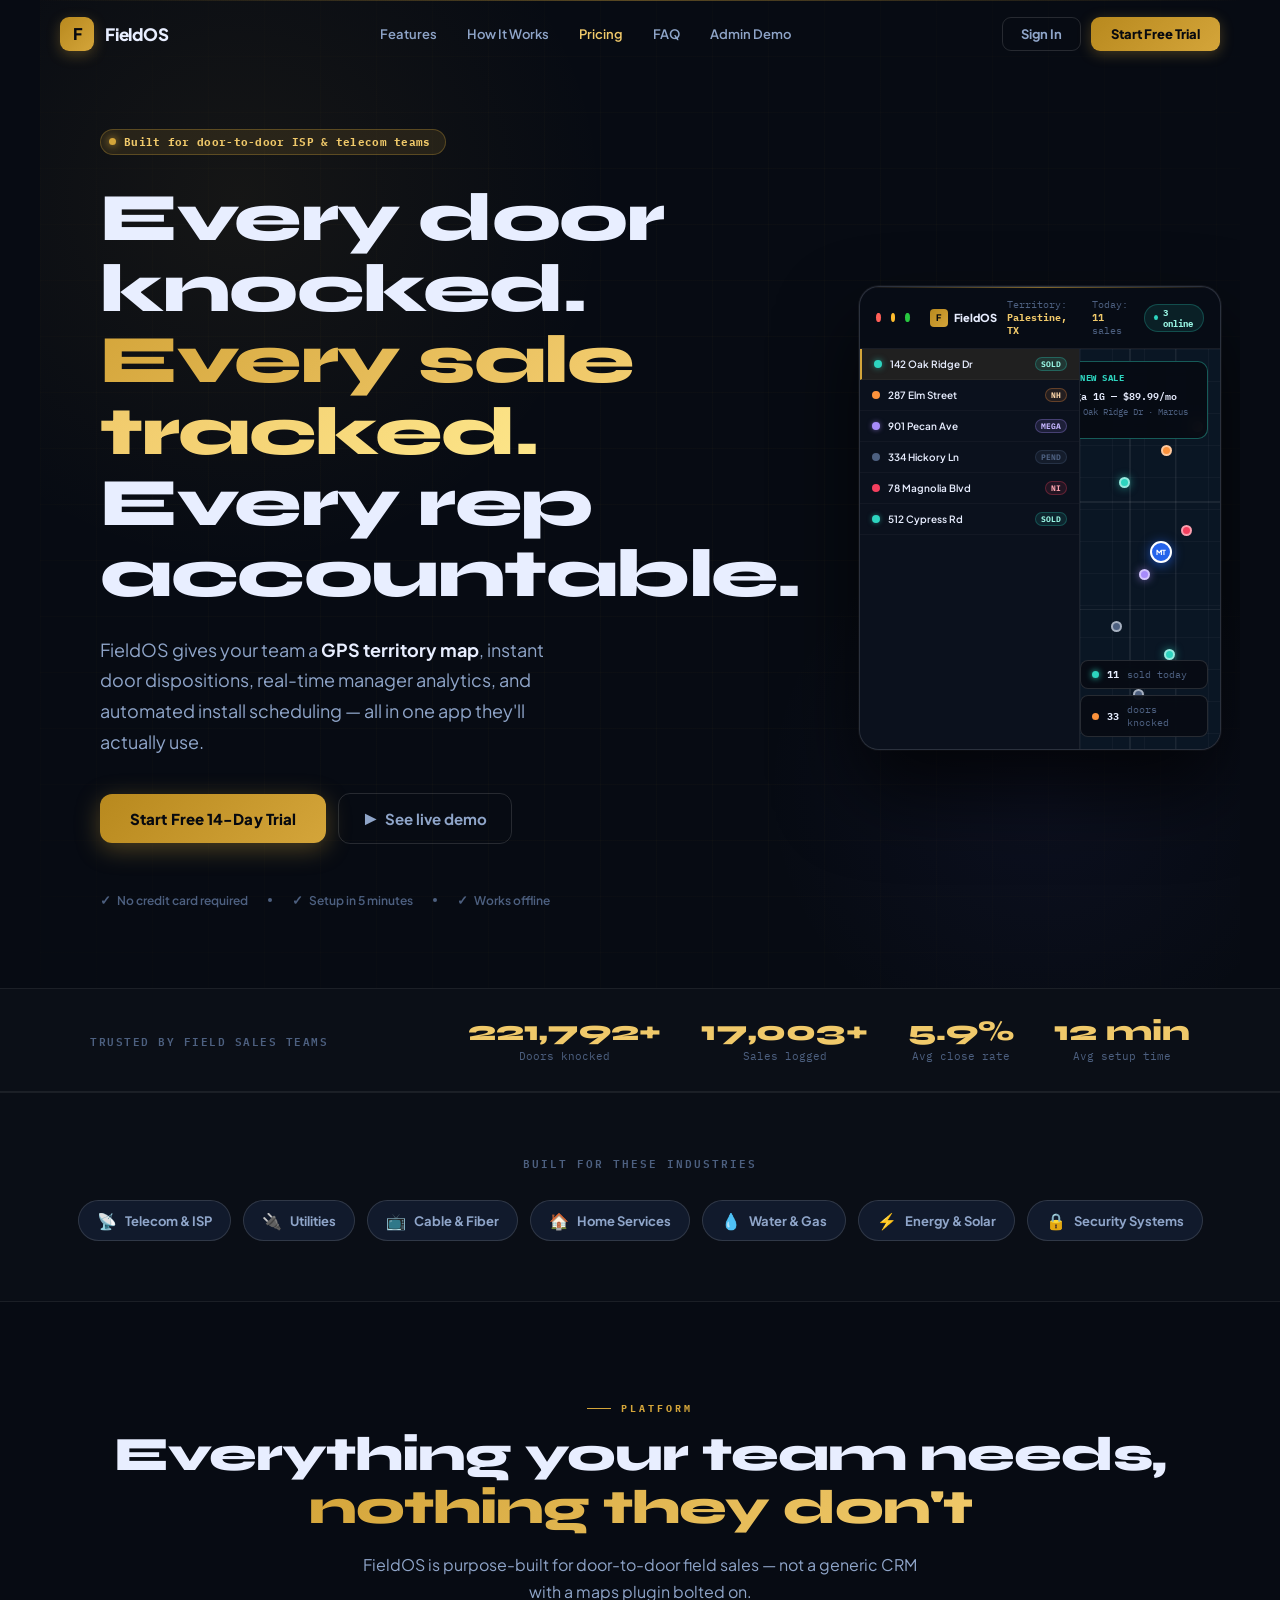
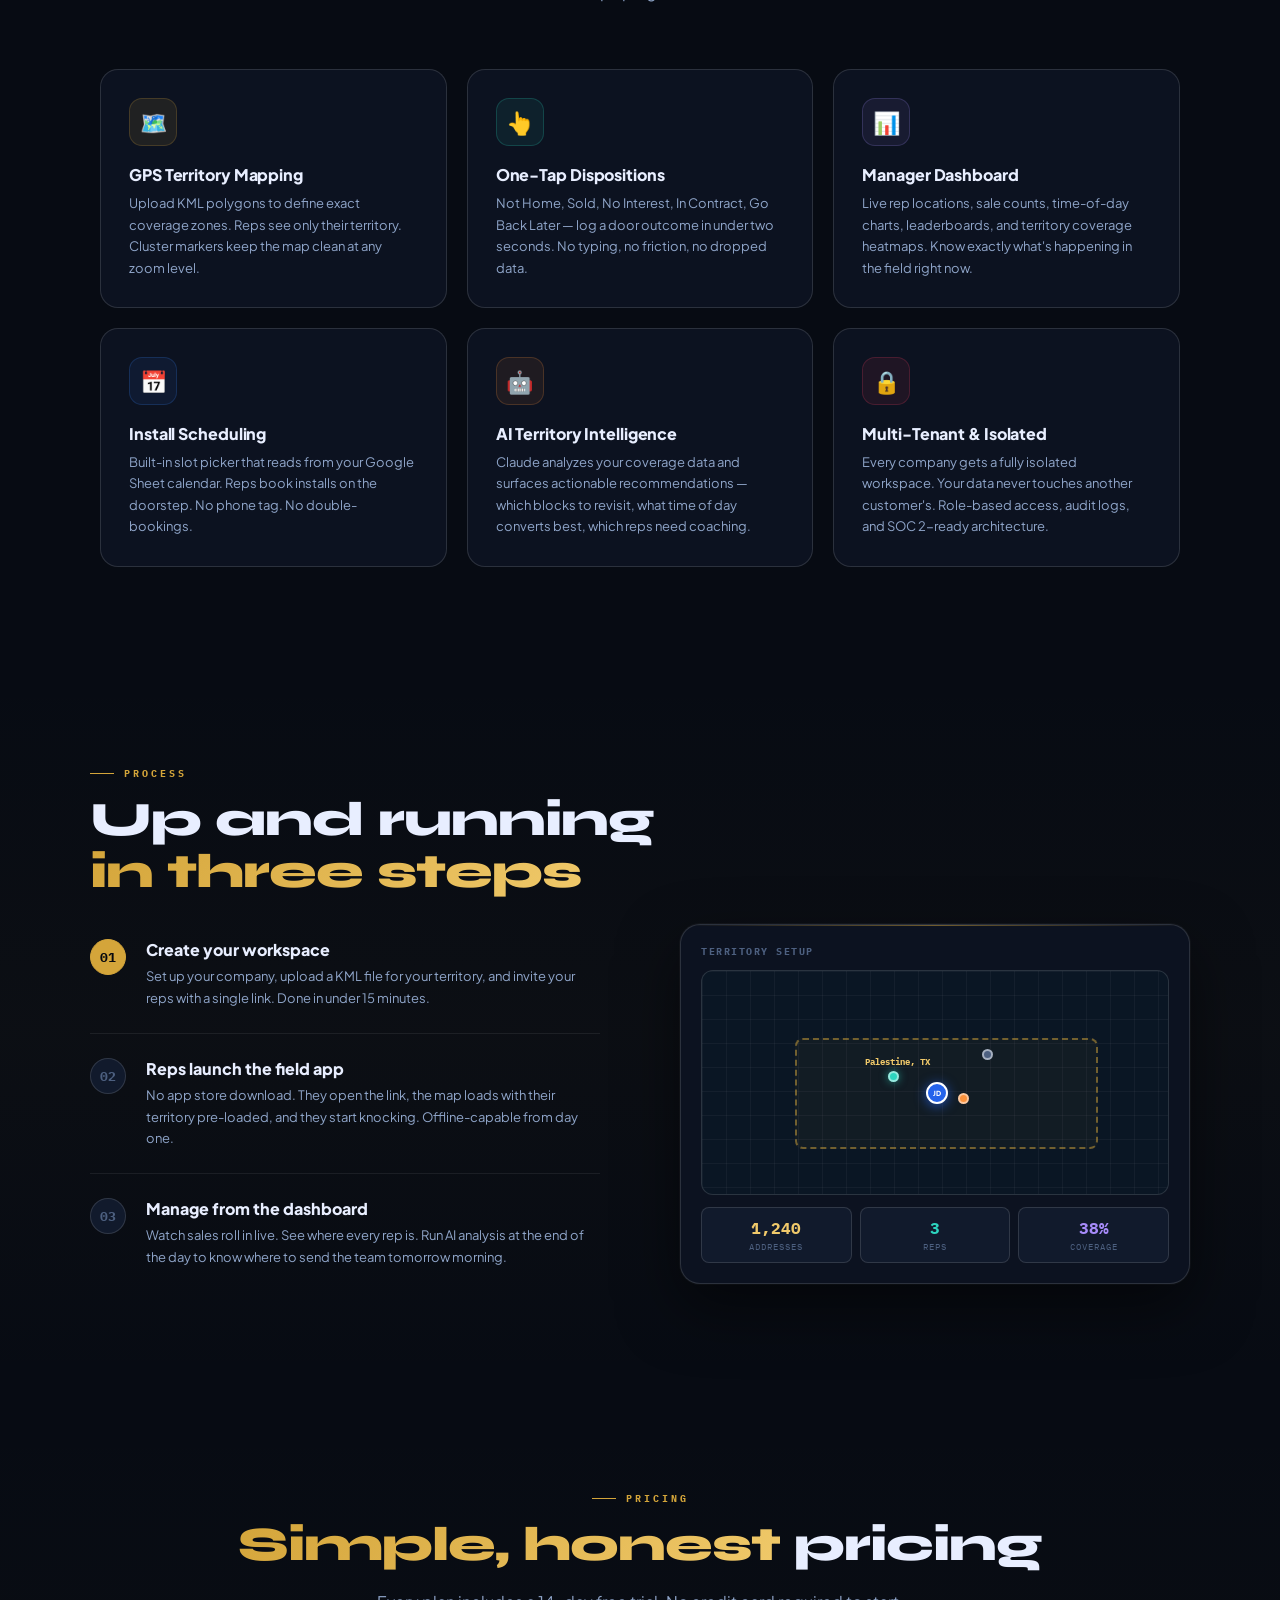
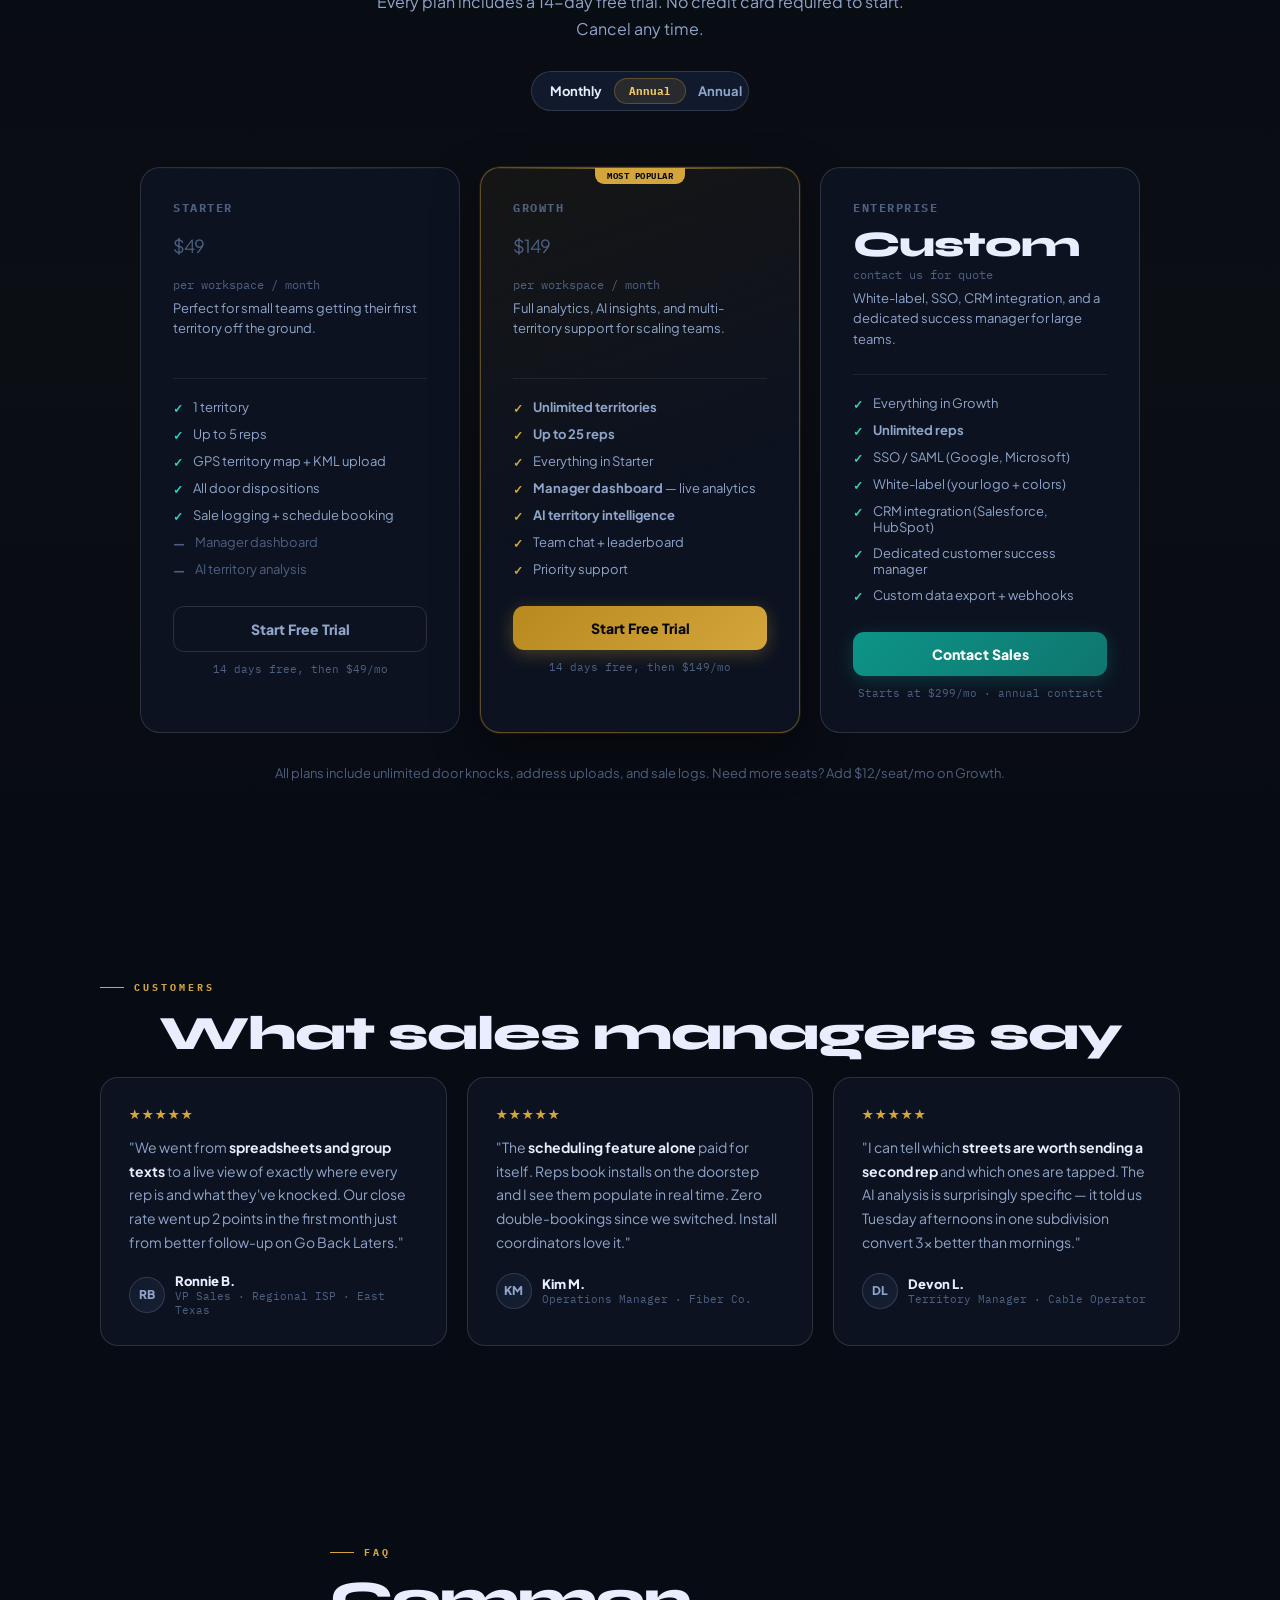
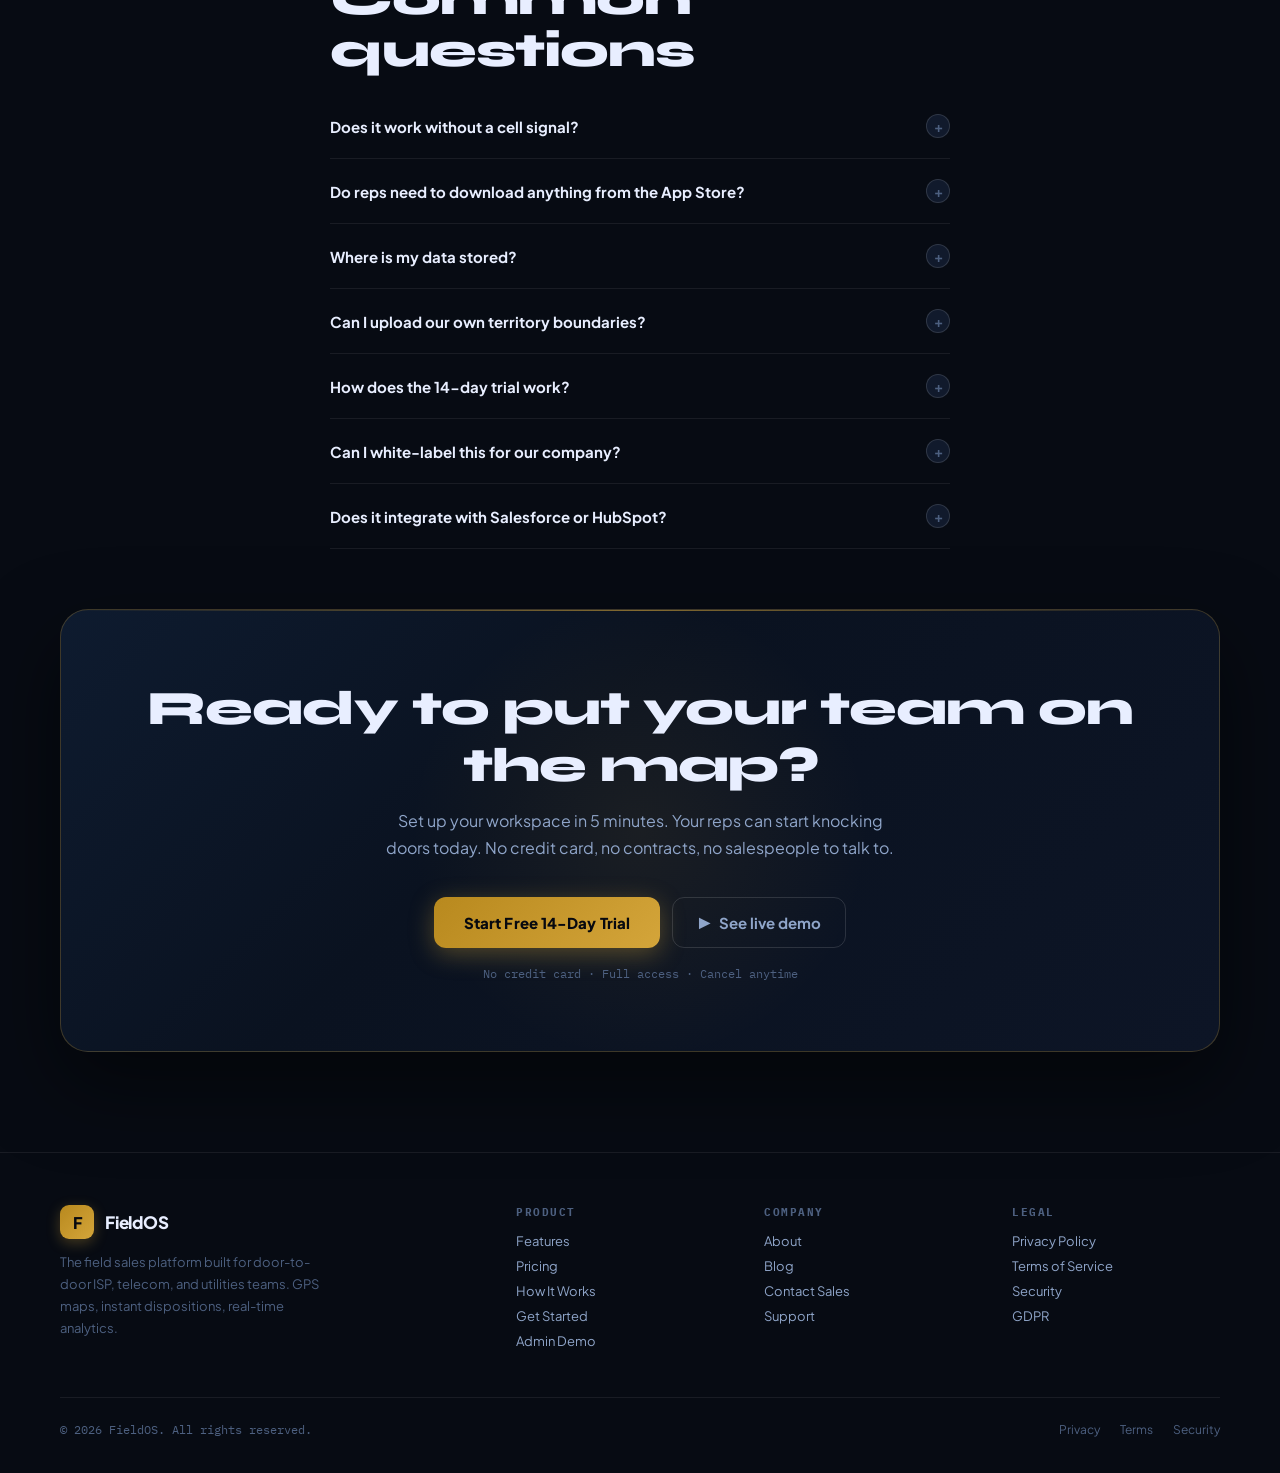
<file: index.html>
<!DOCTYPE html>
<html lang="en">
<head>
<meta charset="UTF-8">
<title>FieldOS</title>
<!-- GitHub Pages root redirect → landing.html -->
<meta http-equiv="refresh" content="0; url=landing.html">
<script>window.location.replace('landing.html');</script>
</head>
<body>
<p>Redirecting… <a href="landing.html">Click here</a> if not redirected.</p>
</body>
</html>
</file>
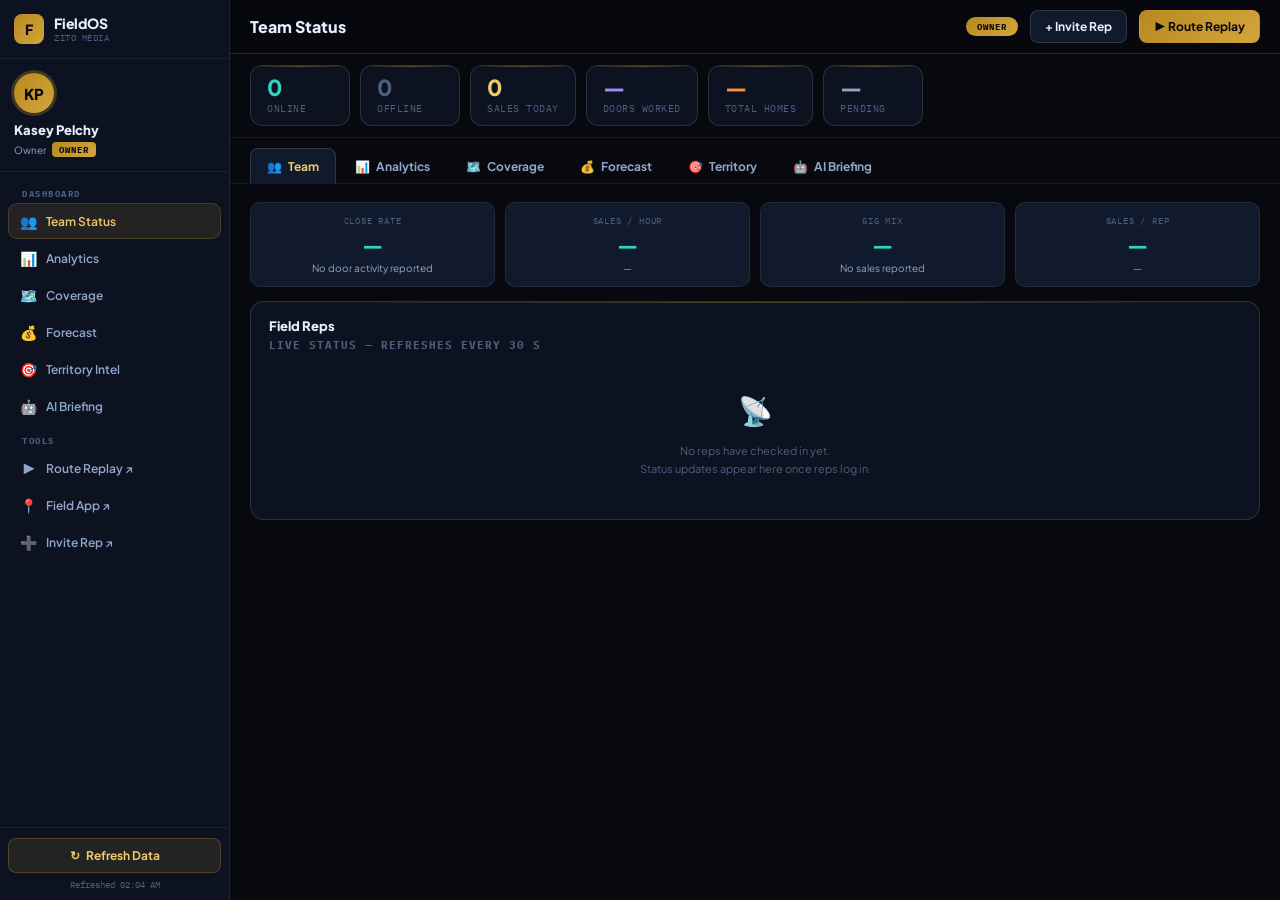
<file: admin.html>
<!DOCTYPE html>
<html lang="en">
<head>
<meta charset="UTF-8">
<meta name="viewport" content="width=device-width, initial-scale=1.0">
<title>Zito FieldOS — Owner Dashboard</title>
<link rel="preconnect" href="https://fonts.googleapis.com">
<link href="https://fonts.googleapis.com/css2?family=Plus+Jakarta+Sans:wght@400;500;600;700;800&family=IBM+Plex+Mono:wght@400;500;600&display=swap" rel="stylesheet">
<style>
/* ══════════════════════════════════════════════════════
   DESIGN TOKENS
══════════════════════════════════════════════════════ */
:root {
  --bg:       #07090f;
  --surface:  #0c1220;
  --s2:       #111a2c;
  --s3:       #162033;
  --border:   rgba(255,255,255,.07);
  --border-s: rgba(255,255,255,.13);
  --gold:     #d4a53a;
  --gold-dim: rgba(212,165,58,.12);
  --gold-t:   #f0c96a;
  --gig:      #2dd4bf;
  --mega:     #a78bfa;
  --danger:   #f43f5e;
  --warn:     #fb923c;
  --blue:     #3b82f6;
  --green:    #10b981;
  --cyan:     #06b6d4;
  --yellow:   #facc15;
  --text:     #e8eeff;
  --t2:       #8fa5c9;
  --muted:    #4d6080;
  --sidebar-w: 230px;
  --top-h:     54px;
  --kpi-h:     72px;
  --tabs-h:    46px;
}
*, *::before, *::after { box-sizing: border-box; margin: 0; padding: 0; }
body {
  font-family: 'Plus Jakarta Sans', sans-serif;
  background: var(--bg);
  color: var(--text);
  height: 100vh;
  display: flex;
  overflow: hidden;
  -webkit-font-smoothing: antialiased;
}

/* ── SIDEBAR ────────────────────────────────────────── */
#sidebar {
  width: var(--sidebar-w);
  height: 100vh;
  flex-shrink: 0;
  background: var(--surface);
  border-right: 1px solid var(--border);
  display: flex;
  flex-direction: column;
  overflow: hidden;
}
.sb-logo {
  display: flex;
  align-items: center;
  gap: 10px;
  padding: 14px 14px;
  border-bottom: 1px solid var(--border);
  flex-shrink: 0;
}
.sb-mark {
  width: 30px; height: 30px;
  background: linear-gradient(135deg, #b8891e, var(--gold));
  border-radius: 8px;
  display: flex; align-items: center; justify-content: center;
  font-size: 14px; font-weight: 900; color: #07090f; flex-shrink: 0;
}
.sb-brand { font-size: 14px; font-weight: 800; letter-spacing: -.2px; line-height: 1.2; }
.sb-sub   { font-size: 9px; color: var(--muted); letter-spacing: .5px; text-transform: uppercase;
  font-family: 'IBM Plex Mono', monospace; }

.sb-profile {
  padding: 14px;
  border-bottom: 1px solid var(--border);
  flex-shrink: 0;
}
.sb-avatar {
  width: 40px; height: 40px; border-radius: 50%;
  background: linear-gradient(135deg, #b8891e, var(--gold));
  display: flex; align-items: center; justify-content: center;
  font-size: 15px; font-weight: 900; color: #07090f;
  margin-bottom: 9px;
  box-shadow: 0 0 0 3px rgba(212,165,58,.25);
}
.sb-name { font-size: 13px; font-weight: 800; color: var(--text); }
.sb-role-row { display: flex; align-items: center; gap: 6px; margin-top: 4px; }
.sb-role { font-size: 10px; color: var(--t2); }
.sb-owner-badge {
  font-size: 9px; font-weight: 800; letter-spacing: 1px; text-transform: uppercase;
  background: linear-gradient(135deg, #b8891e, var(--gold));
  color: #07090f;
  padding: 2px 7px; border-radius: 4px;
  font-family: 'IBM Plex Mono', monospace;
}

.sb-section {
  font-size: 9px; font-weight: 700; text-transform: uppercase;
  letter-spacing: 1.5px; color: var(--muted);
  padding: 10px 14px 4px;
  font-family: 'IBM Plex Mono', monospace;
}
.sb-nav { flex: 1; overflow-y: auto; padding: 6px 8px; }
.sb-item {
  display: flex; align-items: center; gap: 9px;
  padding: 8px 10px; border-radius: 9px;
  cursor: pointer;
  color: var(--t2); font-size: 12px; font-weight: 600;
  margin-bottom: 1px;
  border: 1px solid transparent;
  transition: all .15s;
  white-space: nowrap;
}
.sb-item:hover { background: rgba(255,255,255,.04); color: var(--text); }
.sb-item.active {
  background: var(--gold-dim);
  color: var(--gold-t);
  border-color: rgba(212,165,58,.2);
}
.sb-icon { font-size: 14px; flex-shrink: 0; width: 18px; text-align: center; }

.sb-bottom {
  padding: 10px 8px;
  border-top: 1px solid var(--border);
  flex-shrink: 0;
}
.refresh-btn {
  width: 100%; padding: 9px;
  background: var(--gold-dim);
  border: 1px solid rgba(212,165,58,.25);
  border-radius: 8px;
  color: var(--gold-t); font-size: 12px; font-weight: 700;
  cursor: pointer;
  font-family: 'Plus Jakarta Sans', sans-serif;
  transition: all .18s;
  display: flex; align-items: center; justify-content: center; gap: 6px;
}
.refresh-btn:hover { background: rgba(212,165,58,.2); }
.refresh-btn.spinning .spin-icon { animation: spin .5s linear infinite; display: inline-block; }
@keyframes spin { to { transform: rotate(360deg); } }
.last-refresh {
  text-align: center; font-size: 9px; color: var(--muted);
  font-family: 'IBM Plex Mono', monospace;
  margin-top: 6px;
}

/* ── MAIN ───────────────────────────────────────────── */
#main { flex: 1; display: flex; flex-direction: column; overflow: hidden; }

/* ── TOPBAR ─────────────────────────────────────────── */
#topbar {
  height: var(--top-h); flex-shrink: 0;
  display: flex; align-items: center; padding: 0 20px; gap: 12px;
  background: rgba(7,9,15,.96);
  border-bottom: 1px solid var(--border-s);
  backdrop-filter: blur(12px);
}
.tb-title { font-size: 16px; font-weight: 800; flex: 1; }
.tb-owner {
  padding: 4px 11px; border-radius: 999px;
  font-size: 9px; font-weight: 800; letter-spacing: 1px; text-transform: uppercase;
  background: linear-gradient(135deg, #b8891e, var(--gold));
  color: #07090f; font-family: 'IBM Plex Mono', monospace;
}
.tb-action {
  padding: 8px 14px; border-radius: 8px;
  font-size: 12px; font-weight: 700; cursor: pointer;
  border: 1px solid var(--border-s);
  background: var(--s2); color: var(--text);
  font-family: 'Plus Jakarta Sans', sans-serif;
  transition: all .18s;
  text-decoration: none; display: inline-flex; align-items: center; gap: 5px;
}
.tb-action:hover { border-color: var(--gold); color: var(--gold-t); }
.tb-action.primary {
  background: linear-gradient(135deg, #b8891e, var(--gold));
  color: #07090f; border-color: transparent;
}
.tb-action.primary:hover { filter: brightness(1.08); color: #07090f; }

/* ── KPI BAR ────────────────────────────────────────── */
#kpi-bar {
  display: flex; gap: 10px;
  padding: 11px 20px;
  border-bottom: 1px solid var(--border);
  flex-shrink: 0; overflow-x: auto;
}
.kpi-pill {
  background: var(--surface);
  border: 1px solid var(--border-s);
  border-radius: 12px;
  padding: 10px 16px; min-width: 100px; flex-shrink: 0;
  position: relative; overflow: hidden;
}
.kpi-pill::after {
  content: ''; position: absolute;
  top: 0; left: 0; right: 0; height: 1px;
  background: linear-gradient(90deg, transparent, var(--gold), transparent);
  opacity: .4;
}
.kpi-val { font-size: 22px; font-weight: 800; letter-spacing: -.5px; line-height: 1; }
.kpi-lbl { font-size: 10px; color: var(--muted); text-transform: uppercase;
  letter-spacing: .5px; margin-top: 4px; font-family: 'IBM Plex Mono', monospace; }

/* ── TAB BAR ────────────────────────────────────────── */
#tab-bar {
  display: flex; gap: 2px; padding: 10px 20px 0;
  border-bottom: 1px solid var(--border);
  flex-shrink: 0; overflow-x: auto;
  height: var(--tabs-h);
}
.tab {
  padding: 7px 16px; border-radius: 8px 8px 0 0;
  font-size: 12px; font-weight: 700; cursor: pointer;
  border: 1px solid transparent; border-bottom: none;
  background: transparent; color: var(--t2);
  font-family: 'Plus Jakarta Sans', sans-serif;
  transition: all .15s; white-space: nowrap;
  display: flex; align-items: center; gap: 6px;
}
.tab:hover { color: var(--text); background: rgba(255,255,255,.03); }
.tab.active {
  background: var(--s2);
  color: var(--gold-t);
  border-color: var(--border-s);
  border-bottom-color: var(--s2);
}

/* ── CONTENT ────────────────────────────────────────── */
#content { flex: 1; overflow-y: auto; padding: 18px 20px; }
.panel { display: none; }
.panel.active { display: block; }

/* ── CARDS ──────────────────────────────────────────── */
.card {
  background: var(--surface);
  border: 1px solid var(--border-s);
  border-radius: 14px; padding: 16px 18px; margin-bottom: 14px;
  position: relative; overflow: hidden;
}
.card::before {
  content: ''; position: absolute;
  top: 0; left: 0; right: 0; height: 1px;
  background: linear-gradient(90deg, transparent, var(--gold), transparent);
  opacity: .3;
}
.card-head {
  font-size: 13px; font-weight: 800; margin-bottom: 4px;
  display: flex; align-items: center; gap: 8px;
}
.card-sub { font-size: 11px; color: var(--muted); margin-bottom: 14px; line-height: 1.5; }
.two-col { display: grid; grid-template-columns: 1fr 1fr; gap: 14px; }

/* ── TEAM TAB ───────────────────────────────────────── */
.mgr-perf-grid {
  display: grid; grid-template-columns: repeat(4, 1fr); gap: 10px; margin-bottom: 14px;
}
.mgr-metric {
  background: var(--s2); border: 1px solid var(--border);
  border-radius: 10px; padding: 12px; text-align: center;
}
.mgr-metric-lbl { font-size: 9px; color: var(--muted); text-transform: uppercase;
  letter-spacing: .8px; font-family: 'IBM Plex Mono', monospace; margin-bottom: 5px; }
.mgr-metric-val { font-size: 21px; font-weight: 800; color: var(--gig); }
.mgr-metric-sub { font-size: 10px; color: var(--t2); margin-top: 4px; }

.mgr-list-head { font-size: 11px; font-weight: 700; color: var(--muted);
  text-transform: uppercase; letter-spacing: 1px; margin-bottom: 10px;
  font-family: 'IBM Plex Mono', monospace; }

.mgr-rep-card {
  display: flex; align-items: center; gap: 12px;
  padding: 12px; border-radius: 10px; margin-bottom: 8px;
  background: var(--s2); border: 1px solid var(--border);
}
.mgr-rep-card.rep-online { border-color: rgba(45,212,191,.25); }
.mgr-rep-avatar {
  width: 38px; height: 38px; border-radius: 50%; flex-shrink: 0;
  display: flex; align-items: center; justify-content: center;
  font-size: 13px; font-weight: 800; color: #07090f;
  background: var(--s3); color: var(--muted);
}
.mgr-rep-card.rep-online .mgr-rep-avatar {
  background: linear-gradient(135deg, #0d9488, var(--gig));
  color: #07090f;
}
.mgr-rep-info { flex: 1; min-width: 0; }
.mgr-rep-name { font-size: 13px; font-weight: 700; }
.mgr-rep-meta { font-size: 11px; color: var(--muted); margin-top: 2px; }
.mgr-signout  { font-size: 10px; color: var(--muted); margin-top: 2px; }
.mgr-rep-right { display: flex; flex-direction: column; align-items: flex-end; gap: 4px; flex-shrink: 0; }
.mgr-status-badge {
  padding: 3px 8px; border-radius: 999px;
  font-size: 9px; font-weight: 800; letter-spacing: .5px;
  font-family: 'IBM Plex Mono', monospace;
  display: flex; align-items: center; gap: 4px;
}
.mgr-status-badge.online  { background: rgba(45,212,191,.15); color: var(--gig); }
.mgr-status-badge.offline { background: rgba(77,96,128,.15);  color: var(--muted); }
.mgr-status-dot {
  width: 5px; height: 5px; border-radius: 50%; flex-shrink: 0;
  background: currentColor;
}
.mgr-rep-sales { font-size: 12px; font-weight: 700; color: var(--gold-t); }

/* ── ANALYTICS TAB ──────────────────────────────────── */
.tod-chart {
  display: flex; align-items: flex-end; gap: 3px;
  height: 80px; margin-bottom: 4px;
}
.tod-bar-wrap { flex: 1; display: flex; align-items: flex-end; justify-content: center; position: relative; }
.tod-bar {
  width: 100%; border-radius: 3px 3px 0 0; position: relative;
  min-height: 3px; transition: height .3s;
}
.tod-bar-val {
  position: absolute; top: -16px; left: 50%; transform: translateX(-50%);
  font-size: 8px; color: var(--text); white-space: nowrap;
  font-family: 'IBM Plex Mono', monospace;
}
.tod-x-labels { display: flex; gap: 3px; margin-top: 4px; }
.tod-x-labels span { flex: 1; text-align: center; font-size: 8px; color: var(--muted);
  font-family: 'IBM Plex Mono', monospace; }

.status-bars { display: flex; flex-direction: column; gap: 6px; }
.sbar-row { display: flex; align-items: center; gap: 8px; }
.sbar-lbl { font-size: 11px; color: var(--t2); width: 115px; flex-shrink: 0; text-align: right; }
.sbar-track { flex: 1; height: 8px; background: rgba(255,255,255,.06); border-radius: 4px; overflow: hidden; }
.sbar-fill  { height: 100%; border-radius: 4px; transition: width .4s; }
.sbar-count { font-size: 11px; color: var(--muted); width: 30px;
  font-family: 'IBM Plex Mono', monospace; }

.competitor-grid { display: flex; flex-direction: column; gap: 9px; }
.comp-row-inner { display: flex; align-items: center; gap: 8px; }
.comp-lbl { font-size: 11px; color: var(--t2); width: 90px; flex-shrink: 0; text-align: right; }
.comp-track { flex: 1; height: 10px; background: rgba(255,255,255,.06); border-radius: 5px; overflow: hidden; }
.comp-fill  { height: 100%; border-radius: 5px; transition: width .4s; }
.comp-count { font-size: 11px; color: var(--muted); width: 30px;
  font-family: 'IBM Plex Mono', monospace; }

.leaderboard-list { display: flex; flex-direction: column; gap: 6px; }
.lb-row { display: flex; align-items: center; gap: 10px; padding: 10px;
  background: var(--s2); border-radius: 8px; }
.lb-rank {
  width: 24px; height: 24px; border-radius: 50%; flex-shrink: 0;
  display: flex; align-items: center; justify-content: center;
  font-size: 11px; font-weight: 800;
  background: rgba(255,255,255,.06); color: var(--muted);
}
.lb-rank.gold   { background: rgba(212,165,58,.25); color: var(--gold-t); }
.lb-rank.silver { background: rgba(148,163,184,.2); color: #94a3b8; }
.lb-rank.bronze { background: rgba(180,83,9,.2);    color: var(--warn); }
.lb-name  { font-size: 12px; font-weight: 700; flex: 1; }
.lb-stats { font-size: 10px; color: var(--muted); margin-top: 2px; font-family: 'IBM Plex Mono', monospace; }
.lb-rate  { font-size: 14px; font-weight: 800; color: var(--gig); }

/* ── COVERAGE TAB ───────────────────────────────────── */
.cov-terr-row { margin-bottom: 14px; }
.cov-terr-header { display: flex; justify-content: space-between; align-items: center; margin-bottom: 5px; }
.cov-terr-name  { font-size: 12px; font-weight: 700; }
.cov-terr-stats { font-size: 10px; color: var(--muted); font-family: 'IBM Plex Mono', monospace; }
.cov-track { height: 10px; background: rgba(255,255,255,.06); border-radius: 5px; overflow: hidden; }
.cov-fill  { height: 100%; float: left; border-radius: 5px; transition: width .4s; }

.cov-legend { display: flex; flex-direction: column; gap: 7px; }
.cov-leg-row { display: flex; align-items: center; gap: 8px; font-size: 11px; color: var(--t2); }
.cov-swatch { width: 10px; height: 10px; border-radius: 2px; flex-shrink: 0; display: inline-block; }

/* ── FORECAST TAB ───────────────────────────────────── */
.forecast-hero { text-align: center; padding: 24px 20px; }
.forecast-mrr { font-size: 52px; font-weight: 800; color: var(--gold-t);
  letter-spacing: -2px; margin: 14px 0 6px; }
.forecast-mrr-label { font-size: 11px; color: var(--muted); text-transform: uppercase;
  letter-spacing: 1px; font-family: 'IBM Plex Mono', monospace; }
.fc-inputs-grid { display: grid; grid-template-columns: repeat(3, 1fr); gap: 10px; margin-top: 10px; }
.fc-input-cell { background: var(--s2); border: 1px solid var(--border);
  border-radius: 9px; padding: 12px; text-align: center; }
.fc-input-val { font-size: 18px; font-weight: 800; }
.fc-input-lbl { font-size: 10px; color: var(--muted); text-transform: uppercase;
  letter-spacing: .5px; font-family: 'IBM Plex Mono', monospace; margin-top: 3px; }
.fc-pkg-split { display: flex; gap: 10px; margin-top: 10px; }
.fc-pkg-cell {
  flex: 1; background: var(--s2); border: 1px solid var(--border);
  border-radius: 10px; padding: 14px; text-align: center;
}
.fc-pkg-val { font-size: 18px; font-weight: 800; }
.fc-pkg-lbl { font-size: 10px; color: var(--muted); text-transform: uppercase;
  letter-spacing: .5px; font-family: 'IBM Plex Mono', monospace; margin-top: 3px; }
.fc-terr-table-row {
  display: flex; justify-content: space-between; align-items: center;
  padding: 10px; background: var(--s2); border-radius: 8px;
  margin-bottom: 6px; border: 1px solid var(--border);
}

/* ── TERRITORY TAB ──────────────────────────────────── */
.ti-terr-card { background: var(--s2); border: 1px solid var(--border);
  border-radius: 10px; padding: 13px; margin-bottom: 10px; }
.ti-terr-header { display: flex; justify-content: space-between; align-items: flex-start; margin-bottom: 8px; }
.ti-terr-name { font-size: 13px; font-weight: 800; }
.ti-terr-sig  { font-size: 10px; margin-top: 3px; }
.ti-terr-pct  { font-size: 22px; font-weight: 800; flex-shrink: 0; margin-left: 10px; }
.ti-track { height: 8px; background: rgba(255,255,255,.06); border-radius: 4px;
  overflow: hidden; margin-bottom: 8px; }
.ti-fill  { height: 100%; float: left; border-radius: 4px; }
.ti-terr-stats { display: flex; gap: 12px; flex-wrap: wrap; }
.ti-terr-stats span { font-size: 10px; color: var(--muted); font-family: 'IBM Plex Mono', monospace; }

.ti-comp-header { display: grid; grid-template-columns: 1fr 75px 75px 75px 75px;
  padding: 7px 10px; gap: 4px;
  font-size: 9px; font-weight: 800; text-transform: uppercase; letter-spacing: .5px;
  color: var(--muted); font-family: 'IBM Plex Mono', monospace;
  border-bottom: 1px solid var(--border); }
.ti-comp-row  { display: grid; grid-template-columns: 1fr 75px 75px 75px 75px;
  padding: 8px 10px; gap: 4px; border-radius: 7px; margin-bottom: 2px; }
.ti-comp-row:hover { background: rgba(255,255,255,.025); }
.ti-comp-terr { font-size: 12px; font-weight: 600;
  white-space: nowrap; overflow: hidden; text-overflow: ellipsis; }
.ti-comp-bar-wrap { display: flex; align-items: center; gap: 4px; }
.ti-comp-num   { font-size: 11px; font-family: 'IBM Plex Mono', monospace; width: 20px; flex-shrink: 0; }
.ti-mini-track { flex: 1; height: 5px; background: rgba(255,255,255,.06); border-radius: 3px; overflow: hidden; }

.ti-stale-row { display: flex; align-items: center; gap: 10px; padding: 10px;
  background: var(--s2); border-radius: 8px; margin-bottom: 6px; border: 1px solid var(--border); }
.ti-stale-icon { font-size: 16px; flex-shrink: 0; }
.ti-stale-info { flex: 1; min-width: 0; }
.ti-stale-addr { font-size: 12px; font-weight: 600;
  white-space: nowrap; overflow: hidden; text-overflow: ellipsis; }
.ti-stale-meta { font-size: 10px; color: var(--muted); margin-top: 2px; }
.ti-stale-right { text-align: right; flex-shrink: 0; }
.ti-stale-age  { font-size: 10px; color: var(--muted); font-family: 'IBM Plex Mono', monospace; }
.ti-stale-dist { font-size: 10px; color: var(--t2); font-family: 'IBM Plex Mono', monospace; }

.ti-rec-card { background: var(--s2); border: 1px solid var(--border);
  border-left: 3px solid var(--muted); border-radius: 8px; padding: 12px 14px; margin-bottom: 8px; }
.ti-rec-header  { display: flex; align-items: flex-start; gap: 10px; margin-bottom: 5px; }
.ti-rec-icon    { font-size: 16px; flex-shrink: 0; }
.ti-rec-action  { font-size: 12px; font-weight: 700; line-height: 1.4; flex: 1; }
.ti-rec-territory { font-size: 9px; color: var(--gold-t); font-family: 'IBM Plex Mono', monospace;
  text-transform: uppercase; letter-spacing: .5px; margin-bottom: 5px; }
.ti-rec-detail  { font-size: 11px; color: var(--t2); line-height: 1.5; }
.ti-empty { text-align: center; padding: 20px 14px; font-size: 11px; color: var(--muted); line-height: 1.7; }

/* ── AI TAB ─────────────────────────────────────────── */
.ai-key-row {
  background: var(--s2); border: 1px solid var(--border-s);
  border-radius: 10px; padding: 13px 14px; margin-bottom: 14px;
  display: flex; align-items: center; gap: 10px; flex-wrap: wrap;
}
.ai-key-label { font-size: 11px; font-weight: 700; color: var(--t2); flex-shrink: 0; }
.ai-key-input-wrap { flex: 1; min-width: 200px; display: flex; gap: 6px; }
.ai-key-input {
  flex: 1; background: var(--bg);
  border: 1px solid var(--border-s); border-radius: 7px;
  padding: 8px 11px; color: var(--text);
  font-family: 'IBM Plex Mono', monospace; font-size: 12px;
  outline: none; transition: border-color .2s;
}
.ai-key-input:focus { border-color: var(--gold); }
.ai-key-toggle {
  padding: 8px 10px; background: transparent;
  border: 1px solid var(--border-s); border-radius: 7px;
  cursor: pointer; font-size: 13px;
}
.ai-key-hint { font-size: 10px; color: var(--muted); flex-shrink: 0;
  font-family: 'IBM Plex Mono', monospace; }
.ai-key-hint.saved { color: var(--gig); }

.ai-hero-card {
  background: var(--s2); border: 1px solid var(--border-s);
  border-radius: 12px; padding: 16px 18px; margin-bottom: 12px;
  display: flex; align-items: center; justify-content: space-between; gap: 16px;
}
.ai-hero-title { font-size: 14px; font-weight: 800; margin-bottom: 4px; }
.ai-hero-sub   { font-size: 11px; color: var(--t2); line-height: 1.5; }
.ai-run-btn {
  flex-shrink: 0; padding: 11px 22px;
  background: linear-gradient(135deg, #7c3aed, var(--mega));
  color: #fff; border: none; border-radius: 10px;
  font-family: 'Plus Jakarta Sans', sans-serif;
  font-size: 13px; font-weight: 800; cursor: pointer;
  transition: all .25s;
  box-shadow: 0 4px 20px rgba(167,139,250,.3);
  white-space: nowrap;
}
.ai-run-btn:hover { filter: brightness(1.1); transform: translateY(-1px); }
.ai-run-btn:disabled { opacity: .4; cursor: not-allowed; transform: none; }

.ai-context-pills { display: flex; gap: 6px; flex-wrap: wrap; margin-bottom: 14px; }
.ai-pill {
  background: var(--s2); border: 1px solid var(--border);
  border-radius: 999px; padding: 4px 10px;
  font-size: 10px; color: var(--t2);
  display: flex; align-items: center; gap: 5px;
  font-family: 'IBM Plex Mono', monospace;
}
.ai-pill-dot { width: 6px; height: 6px; border-radius: 50%; background: var(--gig); flex-shrink: 0; }
.ai-pill-dot.warn { background: var(--warn); }
.ai-pill-dot.dim  { background: var(--muted); }

#ai-output { background: var(--s2); border: 1px solid var(--border-s);
  border-radius: 12px; padding: 18px; min-height: 120px; }

.ai-output-placeholder { text-align: center; padding: 36px 20px; }
.ai-placeholder-icon   { font-size: 32px; margin-bottom: 8px; }
.ai-placeholder-txt    { font-size: 12px; color: var(--muted); line-height: 1.6; }

.ai-output-loading { background: var(--s2); border: 1px solid var(--border-s);
  border-radius: 12px; padding: 36px 20px; text-align: center; }
.ai-loading-orb {
  width: 40px; height: 40px; border-radius: 50%;
  border: 3px solid rgba(167,139,250,.2);
  border-top-color: var(--mega);
  animation: spin .8s linear infinite;
  margin: 0 auto 12px;
}
.ai-loading-label { font-size: 13px; font-weight: 700; color: var(--mega); margin-bottom: 6px; }
.ai-loading-steps { font-size: 11px; color: var(--muted); font-family: 'IBM Plex Mono', monospace; }

.ai-output-active  { background: var(--s2); border: 1px solid var(--border-s);
  border-radius: 12px; padding: 18px; }
.ai-section        { margin-bottom: 16px; }
.ai-section-head   { font-size: 10px; font-weight: 700; text-transform: uppercase;
  letter-spacing: 1.5px; color: var(--muted); margin-bottom: 10px;
  font-family: 'IBM Plex Mono', monospace; }
.ai-summary-grid   { display: grid; grid-template-columns: repeat(auto-fit, minmax(90px, 1fr));
  gap: 8px; margin-bottom: 14px; }
.ai-summary-cell   { background: var(--bg); border: 1px solid var(--border);
  border-radius: 8px; padding: 10px; text-align: center; }
.ai-summary-val    { font-size: 16px; font-weight: 800; color: var(--gig); }
.ai-summary-lbl    { font-size: 9px; color: var(--muted); text-transform: uppercase;
  letter-spacing: .5px; font-family: 'IBM Plex Mono', monospace; margin-top: 2px; }
.ai-rec-card { background: var(--bg); border: 1px solid var(--border);
  border-left: 3px solid var(--gold); border-radius: 8px; padding: 10px 12px; margin-bottom: 8px; }
.ai-rec-card.priority-high   { border-left-color: var(--danger); }
.ai-rec-card.priority-medium { border-left-color: var(--warn); }
.ai-rec-card.priority-low    { border-left-color: var(--muted); }
.ai-rec-header   { display: flex; align-items: flex-start; gap: 8px; margin-bottom: 4px; }
.ai-rec-priority {
  padding: 2px 6px; border-radius: 4px; font-size: 9px; font-weight: 800;
  font-family: 'IBM Plex Mono', monospace; letter-spacing: .5px; flex-shrink: 0;
  background: rgba(255,255,255,.06); color: var(--muted); text-transform: uppercase;
}
.ai-rec-territory { font-size: 10px; color: var(--gold-t); font-family: 'IBM Plex Mono', monospace; margin-bottom: 2px; }
.ai-rec-action  { font-size: 12px; font-weight: 700; }
.ai-rec-detail  { font-size: 11px; color: var(--t2); line-height: 1.5; }
.ai-insight-row { display: flex; gap: 8px; padding: 6px 0;
  border-bottom: 1px solid var(--border); font-size: 11px; color: var(--t2); line-height: 1.5; }
.ai-insight-row:last-child { border-bottom: none; }
.ai-insight-icon { flex-shrink: 0; width: 18px; }
.ai-focus-box {
  background: rgba(212,165,58,.07); border: 1px solid rgba(212,165,58,.2);
  border-radius: 9px; padding: 12px 14px;
  font-size: 12px; color: var(--text); line-height: 1.6;
}
.ai-error-box {
  background: rgba(244,63,94,.08); border: 1px solid rgba(244,63,94,.25);
  border-radius: 9px; padding: 14px; font-size: 12px; color: var(--danger); line-height: 1.6;
}
.ai-timestamp { font-size: 9px; color: var(--muted);
  font-family: 'IBM Plex Mono', monospace; text-align: right; margin-top: 10px; }

/* ── SPINNER / LOADING ──────────────────────────────── */
.mgr-loading {
  display: flex; align-items: center; justify-content: center;
  gap: 8px; padding: 24px; font-size: 12px; color: var(--muted);
}
.mgr-spinner {
  width: 14px; height: 14px; border-radius: 50%;
  border: 2px solid rgba(255,255,255,.1);
  border-top-color: var(--gold-t);
  animation: spin .6s linear infinite;
}
.mgr-empty { text-align: center; padding: 24px 14px; font-size: 11px;
  color: var(--muted); line-height: 1.7; }
.mgr-empty-icon { font-size: 28px; margin-bottom: 8px; }

@media (max-width: 900px) {
  #sidebar { display: none; }
  .two-col { grid-template-columns: 1fr; }
  .mgr-perf-grid { grid-template-columns: repeat(2,1fr); }
  .ti-comp-header, .ti-comp-row { grid-template-columns: 1fr 60px 60px 60px 60px; }
}
</style>
</head>
<body>

<!-- ══════════ SIDEBAR ══════════ -->
<nav id="sidebar">
  <div class="sb-logo">
    <div class="sb-mark">F</div>
    <div>
      <div class="sb-brand">FieldOS</div>
      <div class="sb-sub">Zito Media</div>
    </div>
  </div>

  <div class="sb-profile">
    <div class="sb-avatar">KP</div>
    <div class="sb-name">Kasey Pelchy</div>
    <div class="sb-role-row">
      <span class="sb-role">Owner</span>
      <span class="sb-owner-badge">OWNER</span>
    </div>
  </div>

  <div class="sb-nav">
    <div class="sb-section">Dashboard</div>
    <div class="sb-item active" data-tab="team"><span class="sb-icon">👥</span>Team Status</div>
    <div class="sb-item" data-tab="analytics"><span class="sb-icon">📊</span>Analytics</div>
    <div class="sb-item" data-tab="coverage"><span class="sb-icon">🗺️</span>Coverage</div>
    <div class="sb-item" data-tab="forecast"><span class="sb-icon">💰</span>Forecast</div>
    <div class="sb-item" data-tab="territory"><span class="sb-icon">🎯</span>Territory Intel</div>
    <div class="sb-item" data-tab="ai"><span class="sb-icon">🤖</span>AI Briefing</div>

    <div class="sb-section">Tools</div>
    <div class="sb-item" onclick="window.open('route-replay.html','_blank')">
      <span class="sb-icon">▶️</span>Route Replay ↗
    </div>
    <div class="sb-item" onclick="window.open('index.html','_blank')">
      <span class="sb-icon">📍</span>Field App ↗
    </div>
    <div class="sb-item" onclick="window.open('rep-invite.html','_blank')">
      <span class="sb-icon">➕</span>Invite Rep ↗
    </div>
  </div>

  <div class="sb-bottom">
    <button class="refresh-btn" id="refresh-btn" onclick="loadAll()">
      <span class="spin-icon">↻</span> Refresh Data
    </button>
    <div class="last-refresh" id="last-refresh">—</div>
  </div>
</nav>

<!-- ══════════ MAIN ══════════ -->
<div id="main">

  <!-- TOPBAR -->
  <div id="topbar">
    <div class="tb-title" id="tb-title">Team Status</div>
    <div class="tb-owner">OWNER</div>
    <a class="tb-action" href="rep-invite.html" target="_blank">+ Invite Rep</a>
    <a class="tb-action primary" href="route-replay.html" target="_blank">▶ Route Replay</a>
  </div>

  <!-- KPI BAR -->
  <div id="kpi-bar">
    <div class="kpi-pill"><div class="kpi-val" id="kpi-online" style="color:var(--gig)">—</div><div class="kpi-lbl">Online</div></div>
    <div class="kpi-pill"><div class="kpi-val" id="kpi-offline" style="color:var(--muted)">—</div><div class="kpi-lbl">Offline</div></div>
    <div class="kpi-pill"><div class="kpi-val" id="kpi-sales" style="color:var(--gold-t)">—</div><div class="kpi-lbl">Sales Today</div></div>
    <div class="kpi-pill"><div class="kpi-val" id="kpi-doors" style="color:var(--mega)">—</div><div class="kpi-lbl">Doors Worked</div></div>
    <div class="kpi-pill"><div class="kpi-val" id="kpi-homes" style="color:var(--warn)">—</div><div class="kpi-lbl">Total Homes</div></div>
    <div class="kpi-pill"><div class="kpi-val" id="kpi-pending" style="color:var(--t2)">—</div><div class="kpi-lbl">Pending</div></div>
  </div>

  <!-- TABS -->
  <div id="tab-bar">
    <button class="tab active" data-tab="team"><span>👥</span> Team</button>
    <button class="tab" data-tab="analytics"><span>📊</span> Analytics</button>
    <button class="tab" data-tab="coverage"><span>🗺️</span> Coverage</button>
    <button class="tab" data-tab="forecast"><span>💰</span> Forecast</button>
    <button class="tab" data-tab="territory"><span>🎯</span> Territory</button>
    <button class="tab" data-tab="ai"><span>🤖</span> AI Briefing</button>
  </div>

  <!-- CONTENT -->
  <div id="content">

    <!-- ── TAB: TEAM ─────────────────────────────────── -->
    <div id="panel-team" class="panel active">

      <!-- Live Performance metrics -->
      <div class="mgr-perf-grid">
        <div class="mgr-metric">
          <div class="mgr-metric-lbl">Close Rate</div>
          <div class="mgr-metric-val" id="mgr-m-close">—</div>
          <div class="mgr-metric-sub" id="mgr-m-close-sub">—</div>
        </div>
        <div class="mgr-metric">
          <div class="mgr-metric-lbl">Sales / Hour</div>
          <div class="mgr-metric-val" id="mgr-m-pace">—</div>
          <div class="mgr-metric-sub" id="mgr-m-pace-sub">—</div>
        </div>
        <div class="mgr-metric">
          <div class="mgr-metric-lbl">Gig Mix</div>
          <div class="mgr-metric-val" id="mgr-m-gigmix">—</div>
          <div class="mgr-metric-sub" id="mgr-m-gigmix-sub">—</div>
        </div>
        <div class="mgr-metric">
          <div class="mgr-metric-lbl">Sales / Rep</div>
          <div class="mgr-metric-val" id="mgr-m-spr">—</div>
          <div class="mgr-metric-sub" id="mgr-m-spr-sub">—</div>
        </div>
      </div>

      <!-- Rep list -->
      <div class="card">
        <div class="card-head">Field Reps</div>
        <div class="mgr-list-head" style="margin-top:4px">Live Status — refreshes every 30 s</div>
        <div id="mgr-rep-list">
          <div class="mgr-loading"><div class="mgr-spinner"></div>Loading rep data…</div>
        </div>
      </div>

    </div>

    <!-- ── TAB: ANALYTICS ────────────────────────────── -->
    <div id="panel-analytics" class="panel">

      <div class="two-col">
        <div class="card">
          <div class="card-head">🕐 Best Hours to Knock</div>
          <div class="card-sub">Close rate by hour of day — based on all recorded door knocks</div>
          <div id="ana-tod-chart" class="tod-chart"></div>
          <div class="tod-x-labels" id="ana-tod-labels"></div>
        </div>
        <div class="card">
          <div class="card-head">📶 Status Breakdown</div>
          <div class="card-sub">Disposition of all worked doors</div>
          <div id="ana-status-bars" class="status-bars"></div>
        </div>
      </div>

      <div class="two-col">
        <div class="card">
          <div class="card-head">🆚 Competitor Landscape</div>
          <div class="card-sub">What service do prospects already have?</div>
          <div id="ana-competitor" class="competitor-grid"></div>
        </div>
        <div class="card">
          <div class="card-head">👤 Rep Leaderboard</div>
          <div class="card-sub">Ranked by close rate — minimum 5 doors worked</div>
          <div id="ana-leaderboard" class="leaderboard-list"></div>
        </div>
      </div>

    </div>

    <!-- ── TAB: COVERAGE ─────────────────────────────── -->
    <div id="panel-coverage" class="panel">

      <div class="two-col">
        <div class="card">
          <div class="card-head">Territory Coverage</div>
          <div class="card-sub">% of addresses knocked per territory</div>
          <div id="cov-territory-bars"></div>
        </div>
        <div class="card">
          <div class="card-head">📍 Coverage Legend</div>
          <div class="cov-legend" style="margin-top:6px">
            <div class="cov-leg-row"><span class="cov-swatch" style="background:#10b981"></span>Mega Sale</div>
            <div class="cov-leg-row"><span class="cov-swatch" style="background:rgba(0,86,150,.6)"></span>Gig Sale (worked, not sold)</div>
            <div class="cov-leg-row"><span class="cov-swatch" style="background:#d97706"></span>Not Home</div>
            <div class="cov-leg-row"><span class="cov-swatch" style="background:#ef4444"></span>Not Interested / Brightspeed</div>
            <div class="cov-leg-row"><span class="cov-swatch" style="background:#818cf8"></span>In Contract</div>
            <div class="cov-leg-row"><span class="cov-swatch" style="background:#06b6d4"></span>Go Back Later</div>
            <div class="cov-leg-row"><span class="cov-swatch" style="background:#6b7280"></span>Pending / Untouched</div>
          </div>
        </div>
      </div>

    </div>

    <!-- ── TAB: FORECAST ─────────────────────────────── -->
    <div id="panel-forecast" class="panel">

      <div class="card forecast-hero">
        <div class="card-head" style="justify-content:center">📡 Revenue Projection</div>
        <div class="card-sub" style="text-align:center">Based on current close rate applied to remaining pending homes</div>
        <div class="forecast-mrr" id="fc-mrr">—</div>
        <div class="forecast-mrr-label">Projected Monthly Recurring Revenue</div>
      </div>

      <div class="card">
        <div class="card-head">Projection Inputs</div>
        <div class="fc-inputs-grid" id="fc-inputs-grid"></div>
      </div>

      <div class="card">
        <div class="card-head">Territory Breakdown</div>
        <div id="fc-territory-table"></div>
      </div>

      <div class="card">
        <div class="card-head">Package Revenue Split</div>
        <div class="fc-pkg-split" id="fc-pkg-split"></div>
      </div>

    </div>

    <!-- ── TAB: TERRITORY INTEL ──────────────────────── -->
    <div id="panel-territory" class="panel">

      <div class="card">
        <div class="card-head">📡 Territory Saturation</div>
        <div class="card-sub">How worked-out is each territory? When to rotate reps in.</div>
        <div id="ti-saturation"></div>
      </div>

      <div class="card">
        <div class="card-head">🆚 Competitor Breakdown by Territory</div>
        <div class="card-sub">Brightspeed, in-contract, open market and Zito sales — per territory</div>
        <div id="ti-competitor-table"></div>
      </div>

      <div class="card">
        <div class="card-head">🔄 Follow-Up Queue</div>
        <div class="card-sub">Go Back Later &amp; Not Home doors — sorted oldest first</div>
        <div id="ti-stale-list"></div>
      </div>

      <div class="card">
        <div class="card-head">📋 Deploy Recommendations</div>
        <div class="card-sub">Where to focus reps next based on coverage and close rate data</div>
        <div id="ti-recommendations"></div>
      </div>

    </div>

    <!-- ── TAB: AI BRIEFING ──────────────────────────── -->
    <div id="panel-ai" class="panel">

      <div class="ai-key-row">
        <div class="ai-key-label">Anthropic API Key</div>
        <div class="ai-key-input-wrap">
          <input class="ai-key-input" id="ai-key-input" type="password"
            placeholder="sk-ant-api03-…" oninput="aiKeySave()"
            autocomplete="off" spellcheck="false">
          <button class="ai-key-toggle" onclick="aiKeyToggle()" title="Show/hide">👁</button>
        </div>
        <div class="ai-key-hint" id="ai-key-hint">Saved in your browser only — never sent to the sheet</div>
      </div>

      <div class="ai-hero-card">
        <div>
          <div class="ai-hero-title">🤖 Field Intelligence Briefing</div>
          <div class="ai-hero-sub">Claude analyses all live territory, rep, competitor, and forecast data to give you actionable deployment recommendations.</div>
        </div>
        <button class="ai-run-btn" id="ai-run-btn" onclick="runAIAnalysis()">
          <span id="ai-run-btn-label">▶ Run Analysis</span>
        </button>
      </div>

      <div class="ai-context-pills" id="ai-context-pills"></div>

      <div id="ai-output">
        <div class="ai-output-placeholder">
          <div class="ai-placeholder-icon">🧠</div>
          <div class="ai-placeholder-txt">Enter your Anthropic API key above, then press Run Analysis.<br>Claude will analyse all your live field data and generate a full briefing.</div>
        </div>
      </div>
      <div class="ai-timestamp" id="ai-timestamp"></div>

    </div>

  </div><!-- /content -->
</div><!-- /main -->

<script>
// ══════════════════════════════════════════════════════
//  CONFIG
// ══════════════════════════════════════════════════════
var SCRIPT_URL  = 'https://script.google.com/macros/s/AKfycbyyqHh3H5qbBxB2fP9dPsymDoreXGwvrjCLT-ROQGBLMjBXKpprt3LWCC2aHbbeovJp/exec';
var OWNER_NAME  = 'Kasey Pelchy';
var STALE_HOURS = 2;
var FC_MONTHLY  = { mega: 35.95, gig: 45.95 };  // base + eero + proc
var mgrAutoRefresh = null;
var aiLastResult   = null;

// ══════════════════════════════════════════════════════
//  STATE — mirrors field app globals
// ══════════════════════════════════════════════════════
var addresses = [];
var repList   = [];

// ══════════════════════════════════════════════════════
//  HELPERS — exact copies from app.js
// ══════════════════════════════════════════════════════
function escHtml(s) {
  return String(s || '').replace(/&/g,'&amp;').replace(/</g,'&lt;').replace(/>/g,'&gt;');
}
function pct(x)  { return Math.round(x * 100) + '%'; }
function usd(n)  { return '$' + Number(n).toFixed(0).replace(/\B(?=(\d{3})+(?!\d))/g, ','); }
function num1(x) { return (Math.round(Number(x) * 10) / 10).toFixed(1); }

function isKnockable(a) {
  var ac = (a.activeCount || '').toLowerCase().trim();
  var s  = (a.status      || '').toLowerCase().trim();
  if (ac === 'active' || ac === 'existing' || ac === 'customer') return false;
  if (s  === 'active' || s  === 'activecustomer')                return false;
  return true;
}

function buildTerrMap() {
  var m = {};
  addresses.forEach(function(a) {
    var t = (a.territory || 'Unknown').trim();
    if (!m[t]) m[t] = {
      total:0, worked:0, pending:0, sales:0,
      mega:0, gig:0, nothome:0,
      brightspeed:0, incontract:0, goback:0,
      notinterested:0, vacant:0, business:0,
      existingCustomers:0
    };
    var d = m[t];
    var s = (a.status || 'pending').toLowerCase();
    if (!isKnockable(a)) { d.existingCustomers++; return; }
    d.total++;
    if (!s || s === 'pending' || s === 'homes passed') { d.pending++; return; }
    d.worked++;
    if      (s === 'mega')          { d.mega++;         d.sales++; }
    else if (s === 'gig')           { d.gig++;          d.sales++; }
    else if (s.startsWith('nothome')) d.nothome++;
    else if (s === 'brightspeed' || s === 'competitor') d.brightspeed++;
    else if (s === 'incontract')    d.incontract++;
    else if (s === 'goback')        d.goback++;
    else if (s === 'notinterested') d.notinterested++;
    else if (s === 'vacant')        d.vacant++;
    else if (s === 'business')      d.business++;
  });
  return m;
}

function getStaleAddresses() {
  var now = Date.now();
  return addresses.filter(function(a) {
    var s = (a.status || '').toLowerCase();
    if (s !== 'nothome' && s !== 'goback') return false;
    if (!a.knockedAt) return true;
    return (now - new Date(a.knockedAt).getTime()) / 3600000 >= STALE_HOURS;
  }).sort(function(a, b) {
    var ta = a.knockedAt ? new Date(a.knockedAt).getTime() : 0;
    var tb = b.knockedAt ? new Date(b.knockedAt).getTime() : 0;
    return ta - tb;
  });
}

function timeAgo(iso) {
  var diff = Math.floor((Date.now() - new Date(iso).getTime()) / 1000);
  if (diff < 60)    return diff + 's ago';
  if (diff < 3600)  return Math.floor(diff / 60) + 'm ago';
  if (diff < 86400) return Math.floor(diff / 3600) + 'h ago';
  return Math.floor(diff / 86400) + 'd ago';
}

function noDataMsg(msg) {
  return '<div class="ti-empty">' + escHtml(msg) + '</div>';
}

// ══════════════════════════════════════════════════════
//  DATA LOADING
// ══════════════════════════════════════════════════════
function loadAll() {
  var btn = document.getElementById('refresh-btn');
  if (btn) btn.classList.add('spinning');

  var repUrl  = SCRIPT_URL + '?action=repStatus&_t=' + Date.now();
  var addrUrl = SCRIPT_URL + '?action=addresses&repName=' + encodeURIComponent(OWNER_NAME) +
                '&isManager=true&_t=' + Date.now();

  Promise.all([
    fetch(repUrl).then(function(r){ return r.json(); }).catch(function(){ return {reps:[]}; }),
    fetch(addrUrl).then(function(r){ return r.json(); }).catch(function(){ return {rows:[]}; })
  ]).then(function(results) {
    repList   = results[0].reps || [];
    addresses = (results[1].rows || []).map(function(row, i){
      return Object.assign({}, row, { id: i });
    });

    updateKPIs();
    renderActiveTab();

    var now = new Date();
    document.getElementById('last-refresh').textContent =
      'Refreshed ' + now.toLocaleTimeString([], { hour:'2-digit', minute:'2-digit' });

    if (btn) btn.classList.remove('spinning');
  }).catch(function(err){
    console.error('Load failed:', err);
    if (btn) btn.classList.remove('spinning');
  });
}

// ══════════════════════════════════════════════════════
//  KPI BAR
// ══════════════════════════════════════════════════════
function updateKPIs() {
  var online  = repList.filter(function(r){ return r.status === 'online'; }).length;
  var offline = repList.filter(function(r){ return r.status !== 'online'; }).length;
  var sales   = repList.reduce(function(s,r){ return s + (Number(r.totalSales)||0); }, 0);
  var doors   = repList.reduce(function(s,r){ return s + (Number(r.doorsWorked)||0); }, 0);

  var knockable = addresses.filter(isKnockable);
  var homes     = knockable.length;
  var pending   = knockable.filter(function(a){
    var s = (a.status||'pending').toLowerCase();
    return !s || s === 'pending';
  }).length;

  document.getElementById('kpi-online').textContent  = online;
  document.getElementById('kpi-offline').textContent = offline;
  document.getElementById('kpi-sales').textContent   = sales;
  document.getElementById('kpi-doors').textContent   = doors || '—';
  document.getElementById('kpi-homes').textContent   = homes ? homes.toLocaleString() : '—';
  document.getElementById('kpi-pending').textContent = pending ? pending.toLocaleString() : '—';
}

// ══════════════════════════════════════════════════════
//  TEAM TAB  (mirrors refreshManagerPanel → renderRepList)
// ══════════════════════════════════════════════════════
function renderRepList(reps) {
  var onlineReps  = reps.filter(function(r){ return r.status === 'online'; });
  var offlineReps = reps.filter(function(r){ return r.status !== 'online'; });

  var megaTotal  = reps.reduce(function(s,r){ return s + (Number(r.megaSales)||0); }, 0);
  var gigTotal   = reps.reduce(function(s,r){ return s + (Number(r.gigSales)||0);  }, 0);
  var totalSales = reps.reduce(function(s,r){ return s + (Number(r.totalSales)||0); }, 0);
  var doorsWorked= reps.reduce(function(s,r){ return s + (Number(r.doorsWorked)||0); }, 0);
  if (!doorsWorked && totalSales) doorsWorked = totalSales * 3;

  var nowMs       = Date.now();
  var activeHours = onlineReps.reduce(function(s,r){
    var t0 = r.firstSeen ? new Date(r.firstSeen).getTime()
           : (r.lastSeen ? new Date(r.lastSeen).getTime() : nowMs);
    return s + Math.max((nowMs - t0) / 3600000, 0.25);
  }, 0);

  // Performance metrics
  var closeRate = doorsWorked > 0 ? totalSales / doorsWorked : 0;
  var pace      = activeHours > 0 ? totalSales / activeHours : 0;
  var denom     = megaTotal + gigTotal;
  var gigMix    = denom > 0 ? gigTotal / denom : 0;
  var spr       = onlineReps.length > 0 ? totalSales / onlineReps.length : 0;

  document.getElementById('mgr-m-close').textContent   = doorsWorked > 0 ? pct(closeRate) : '—';
  document.getElementById('mgr-m-pace').textContent    = activeHours > 0 ? num1(pace) : '—';
  document.getElementById('mgr-m-gigmix').textContent  = denom > 0 ? pct(gigMix) : '—';
  document.getElementById('mgr-m-spr').textContent     = onlineReps.length > 0 ? num1(spr) : '—';
  document.getElementById('mgr-m-close-sub').textContent  = doorsWorked > 0 ? totalSales + ' sales / ' + doorsWorked + ' worked' : 'No door activity reported';
  document.getElementById('mgr-m-pace-sub').textContent   = activeHours > 0 ? 'Across ' + onlineReps.length + ' online rep' + (onlineReps.length===1?'':'s') : '—';
  document.getElementById('mgr-m-gigmix-sub').textContent = denom > 0 ? gigTotal + ' Gig • ' + megaTotal + ' Mega' : 'No sales reported';
  document.getElementById('mgr-m-spr-sub').textContent    = onlineReps.length > 0 ? 'Online reps only' : '—';

  if (reps.length === 0) {
    document.getElementById('mgr-rep-list').innerHTML =
      '<div class="mgr-empty"><div class="mgr-empty-icon">📡</div>' +
      'No reps have checked in yet.<br>Status updates appear here once reps log in.</div>';
    return;
  }

  var sorted = onlineReps.concat(offlineReps).sort(function(a,b){
    if (a.status==='online' && b.status!=='online') return -1;
    if (a.status!=='online' && b.status==='online') return  1;
    return (a.name||'').localeCompare(b.name||'');
  });

  document.getElementById('mgr-rep-list').innerHTML = sorted.map(function(rep) {
    var isOn   = rep.status === 'online';
    var parts  = (rep.name||'Rep').trim().split(/\s+/);
    var initials = parts.length >= 2
      ? (parts[0][0] + parts[parts.length-1][0]).toUpperCase()
      : (rep.name||'?').slice(0,2).toUpperCase();
    var lastSeen = rep.lastSeen ? timeAgo(rep.lastSeen) : 'No activity';
    var mega     = Number(rep.megaSales)||0;
    var gig      = Number(rep.gigSales)||0;
    var total    = Number(rep.totalSales)||(mega+gig);
    var salesStr = total + ' sale' + (total===1?'':'s');
    if (mega||gig) salesStr += ' (' + mega + ' Mega / ' + gig + ' Gig)';

    return '<div class="mgr-rep-card ' + (isOn?'rep-online':'') + '">' +
      '<div class="mgr-rep-avatar">' + escHtml(initials) + '</div>' +
      '<div class="mgr-rep-info">' +
        '<div class="mgr-rep-name">' + escHtml(rep.name||'Unknown') + '</div>' +
        '<div class="mgr-rep-meta">Last seen: ' + lastSeen + '</div>' +
        (!isOn && rep.signOutTime ? '<div class="mgr-signout">Signed out ' + timeAgo(rep.signOutTime) + '</div>' : '') +
      '</div>' +
      '<div class="mgr-rep-right">' +
        '<div class="mgr-status-badge ' + (isOn?'online':'offline') + '">' +
          '<span class="mgr-status-dot"></span>' + (isOn?'ONLINE':'OFFLINE') +
        '</div>' +
        '<div class="mgr-rep-sales">' + escHtml(salesStr) + '</div>' +
      '</div>' +
    '</div>';
  }).join('');
}

// ══════════════════════════════════════════════════════
//  ANALYTICS TAB — exact copies from app.js
// ══════════════════════════════════════════════════════
function renderAnalyticsTab() {
  renderTodChart();
  renderStatusBars();
  renderCompetitor();
  renderLeaderboard();
}

function renderTodChart() {
  var hourSales  = new Array(24).fill(0);
  var hourKnocks = new Array(24).fill(0);

  addresses.forEach(function(a) {
    if (!a.knockedAt) return;
    var h = new Date(a.knockedAt).getHours();
    if (h < 0 || h > 23) return;
    hourKnocks[h]++;
    if (a.status === 'mega' || a.status === 'gig') hourSales[h]++;
  });

  var hours = [], labels = [];
  for (var h = 7; h <= 21; h++) {
    hours.push(h);
    labels.push(h < 12 ? h + 'a' : h === 12 ? '12p' : (h-12) + 'p');
  }

  var maxRate = 0;
  var rates = hours.map(function(h) {
    var rate = hourKnocks[h] > 0 ? hourSales[h] / hourKnocks[h] : 0;
    if (rate > maxRate) maxRate = rate;
    return { h:h, rate:rate, knocks:hourKnocks[h], sales:hourSales[h] };
  });

  var chartEl = document.getElementById('ana-tod-chart');
  var labelEl = document.getElementById('ana-tod-labels');
  var total   = hourKnocks.reduce(function(s,v){ return s+v; }, 0);

  if (total === 0) {
    chartEl.innerHTML = '<div style="width:100%;text-align:center;padding:20px 0;font-size:11px;color:var(--muted)">No knock data yet — populates as reps log door contacts</div>';
    labelEl.innerHTML = '';
    return;
  }

  chartEl.innerHTML = rates.map(function(r) {
    var hp  = maxRate > 0 ? Math.max((r.rate / maxRate) * 100, r.knocks > 0 ? 5 : 1) : 2;
    var col = r.rate >= 0.15 ? '#10b981' : r.rate >= 0.08 ? '#facc15' : r.knocks > 0 ? '#d97706' : 'rgba(255,255,255,.08)';
    var lbl = r.knocks > 0 ? pct(r.rate) : '';
    return '<div class="tod-bar-wrap">' +
      '<div class="tod-bar" style="height:' + hp + '%;background:' + col + '">' +
        (lbl ? '<div class="tod-bar-val">' + lbl + '</div>' : '') +
      '</div></div>';
  }).join('');

  labelEl.innerHTML = labels.map(function(l){ return '<span>' + l + '</span>'; }).join('');
}

function renderStatusBars() {
  var el = document.getElementById('ana-status-bars');
  if (!el) return;

  var counts = {};
  var worked = addresses.filter(function(a) {
    var s = (a.status || 'pending').toLowerCase();
    return isKnockable(a) && s !== 'pending' && s !== '' && s !== 'homes passed';
  });
  worked.forEach(function(a) {
    var s = (a.status||'other').toLowerCase();
    counts[s] = (counts[s]||0) + 1;
  });

  var total = worked.length;
  if (!total) { el.innerHTML = noDataMsg('No worked doors yet'); return; }

  var statusColors = {
    mega:'#a78bfa', gig:'#2dd4bf', nothome:'#d97706', nothome2:'#d97706', nothome3:'#d97706', nothome4:'#d97706',
    brightspeed:'#ef4444', competitor:'#ef4444', incontract:'#818cf8',
    goback:'#06b6d4', notinterested:'#f43f5e', vacant:'#6b7280', business:'#94a3b8'
  };
  var statusLabels = {
    mega:'Mega Sale', gig:'Gig Sale', nothome:'Not Home', nothome2:'Not Home ×2',
    nothome3:'Not Home ×3', nothome4:'Not Home ×4', brightspeed:'Brightspeed',
    competitor:'Competitor', incontract:'In Contract', goback:'Go Back Later',
    notinterested:'Not Interested', vacant:'Vacant', business:'Business', activecustomer:'Active Cust.'
  };

  el.innerHTML = Object.entries(counts)
    .sort(function(a,b){ return b[1]-a[1]; })
    .slice(0, 10)
    .map(function(entry) {
      var s = entry[0], c = entry[1];
      var col = statusColors[s] || '#4d6080';
      var lbl = statusLabels[s] || s;
      var w   = ((c / total) * 100).toFixed(1);
      return '<div class="sbar-row">' +
        '<div class="sbar-lbl">' + escHtml(lbl) + '</div>' +
        '<div class="sbar-track"><div class="sbar-fill" style="width:' + w + '%;background:' + col + '"></div></div>' +
        '<div class="sbar-count">' + c + '</div>' +
      '</div>';
    }).join('');
}

function renderCompetitor() {
  var el = document.getElementById('ana-competitor');
  if (!el) return;
  var knockable = addresses.filter(isKnockable);
  var total     = knockable.length || 1;
  var bs   = knockable.filter(function(a){ return a.status==='brightspeed'||a.status==='competitor'; }).length;
  var ic   = knockable.filter(function(a){ return a.status==='incontract'; }).length;
  var sold = knockable.filter(function(a){ return a.status==='mega'||a.status==='gig'; }).length;
  var open = Math.max(total - bs - ic - sold, 0);

  el.innerHTML = [
    { lbl:'Brightspeed', val:bs,   col:'#ef4444' },
    { lbl:'In Contract', val:ic,   col:'#818cf8' },
    { lbl:'Zito Sales',  val:sold, col:'#10b981' },
    { lbl:'Open Market', val:open, col:'#06b6d4' }
  ].map(function(x){
    var w = ((x.val / total) * 100).toFixed(0);
    return '<div class="comp-row-inner">' +
      '<div class="comp-lbl">' + x.lbl + '</div>' +
      '<div class="comp-track"><div class="comp-fill" style="width:' + w + '%;background:' + x.col + '"></div></div>' +
      '<div class="comp-count">' + x.val + '</div>' +
    '</div>';
  }).join('');
}

function renderLeaderboard() {
  var el = document.getElementById('ana-leaderboard');
  if (!el) return;

  var repData = {};
  addresses.forEach(function(a) {
    var rep = (a.salesperson || '').trim();
    if (!rep || !isKnockable(a)) return;
    if (!repData[rep]) repData[rep] = { doors:0, sales:0 };
    var s = (a.status||'pending').toLowerCase();
    if (s !== 'pending' && s !== '' && s !== 'homes passed') repData[rep].doors++;
    if (s === 'mega' || s === 'gig') repData[rep].sales++;
  });

  var rows = Object.keys(repData)
    .filter(function(r){ return repData[r].doors >= 5; })
    .map(function(r){ var d=repData[r]; return {name:r,doors:d.doors,sales:d.sales,rate:d.doors>0?d.sales/d.doors:0}; })
    .sort(function(a,b){ return b.rate - a.rate; });

  if (!rows.length) {
    el.innerHTML = '<div style="text-align:center;padding:16px;font-size:11px;color:var(--muted)">Need at least 5 doors per rep to rank</div>';
    return;
  }

  var medals = ['gold','silver','bronze'];
  el.innerHTML = rows.map(function(r, i) {
    return '<div class="lb-row">' +
      '<div class="lb-rank ' + (medals[i]||'') + '">' + (i+1) + '</div>' +
      '<div style="flex:1">' +
        '<div class="lb-name">' + escHtml(r.name) + '</div>' +
        '<div class="lb-stats">' + r.sales + ' sales / ' + r.doors + ' doors</div>' +
      '</div>' +
      '<div class="lb-rate">' + pct(r.rate) + '</div>' +
    '</div>';
  }).join('');
}

// ══════════════════════════════════════════════════════
//  COVERAGE TAB — mirrors renderCoverageTab in app.js
// ══════════════════════════════════════════════════════
function renderCoverageTab() {
  var el = document.getElementById('cov-territory-bars');
  if (!el) return;

  var terrMap = buildTerrMap();
  var names   = Object.keys(terrMap).sort();

  if (!names.length) { el.innerHTML = noDataMsg('No territory data available'); return; }

  el.innerHTML = names.map(function(t) {
    var d       = terrMap[t];
    var covPct  = d.total > 0 ? d.worked / d.total : 0;
    var soldPct = d.total > 0 ? d.sales  / d.total : 0;
    var soldW   = (soldPct * 100).toFixed(1);
    var wrkdW   = ((covPct - soldPct) * 100).toFixed(1);

    return '<div class="cov-terr-row">' +
      '<div class="cov-terr-header">' +
        '<span class="cov-terr-name">' + escHtml(t) + '</span>' +
        '<span class="cov-terr-stats">' +
          d.worked + '/' + d.total + ' worked · ' + pct(covPct) + ' coverage · ' + d.sales + ' sales' +
        '</span>' +
      '</div>' +
      '<div class="cov-track">' +
        '<div class="cov-fill" style="width:' + soldW + '%;background:#10b981"></div>' +
        '<div class="cov-fill" style="width:' + wrkdW + '%;background:rgba(0,86,150,.6)"></div>' +
      '</div>' +
    '</div>';
  }).join('');
}

// ══════════════════════════════════════════════════════
//  FORECAST TAB — mirrors renderForecastTab in app.js
// ══════════════════════════════════════════════════════
function renderForecastTab() {
  var knockable  = addresses.filter(isKnockable);
  var totalHomes = knockable.length;
  var soldMega   = knockable.filter(function(a){ return a.status==='mega'; }).length;
  var soldGig    = knockable.filter(function(a){ return a.status==='gig';  }).length;
  var totalSold  = soldMega + soldGig;
  var worked     = knockable.filter(function(a){
    var s = (a.status||'pending').toLowerCase();
    return s !== 'pending' && s !== '' && s !== 'homes passed';
  }).length;
  var pending    = knockable.filter(function(a){
    var s = (a.status||'pending').toLowerCase();
    return !s || s === 'pending';
  }).length;

  var closeRate  = worked > 0 ? totalSold / worked : 0;
  var gigMix     = totalSold > 0 ? soldGig / totalSold : 0.40;
  var projSales  = Math.round(pending * closeRate);
  var projGig    = Math.round(projSales * gigMix);
  var projMega   = projSales - projGig;
  var currentMRR = (soldMega * FC_MONTHLY.mega) + (soldGig  * FC_MONTHLY.gig);
  var projMRR    = currentMRR + (projMega * FC_MONTHLY.mega) + (projGig * FC_MONTHLY.gig);

  var mrrEl = document.getElementById('fc-mrr');
  if (mrrEl) mrrEl.textContent = usd(projMRR);

  var inputsEl = document.getElementById('fc-inputs-grid');
  if (inputsEl) {
    inputsEl.innerHTML = [
      { val: totalHomes, lbl: 'Total Homes' },
      { val: pending,    lbl: 'Pending' },
      { val: worked > 0 ? pct(closeRate) : '—', lbl: 'Close Rate' },
      { val: projSales,  lbl: 'Projected Sales' },
      { val: usd(currentMRR), lbl: 'Current MRR' },
      { val: pct(gigMix), lbl: 'Gig Mix' }
    ].map(function(x){
      return '<div class="fc-input-cell">' +
        '<div class="fc-input-val">' + x.val + '</div>' +
        '<div class="fc-input-lbl">' + x.lbl + '</div>' +
      '</div>';
    }).join('');
  }

  // Territory table
  var terrMap  = buildTerrMap();
  var tNames   = Object.keys(terrMap).sort();
  var tableEl  = document.getElementById('fc-territory-table');
  if (tableEl) {
    if (!tNames.length) { tableEl.innerHTML = noDataMsg('No territory data'); }
    else {
      tableEl.innerHTML = tNames.map(function(t) {
        var d   = terrMap[t];
        var cr  = d.worked > 0 ? d.sales / d.worked : closeRate;
        var pSales = Math.round(d.pending * cr);
        var pG     = Math.round(pSales * gigMix);
        var pM     = pSales - pG;
        var pMRR   = (pM * FC_MONTHLY.mega) + (pG * FC_MONTHLY.gig);
        return '<div class="fc-terr-table-row">' +
          '<div>' +
            '<div style="font-size:12px;font-weight:700">' + escHtml(t) + '</div>' +
            '<div style="font-size:10px;color:var(--muted);margin-top:2px;font-family:\'IBM Plex Mono\',monospace">' +
              d.sales + ' sold · ' + d.pending + ' pending · ' + (worked>0?pct(cr):'—') + ' close rate' +
            '</div>' +
          '</div>' +
          '<div style="text-align:right">' +
            '<div style="font-size:14px;font-weight:800;color:var(--gold-t)">' + usd(pMRR) + '</div>' +
            '<div style="font-size:9px;color:var(--muted);font-family:\'IBM Plex Mono\',monospace">projected MRR</div>' +
          '</div>' +
        '</div>';
      }).join('');
    }
  }

  // Package split
  var splitEl = document.getElementById('fc-pkg-split');
  if (splitEl) {
    splitEl.innerHTML = [
      { lbl:'Mega Speed',  count:soldMega, proj:soldMega+projMega, mrr:(soldMega+projMega)*FC_MONTHLY.mega, col:var_mega() },
      { lbl:'Gig Speed',   count:soldGig,  proj:soldGig+projGig,   mrr:(soldGig+projGig)*FC_MONTHLY.gig,   col:var_gig()  }
    ].map(function(x){
      return '<div class="fc-pkg-cell">' +
        '<div class="fc-pkg-val" style="color:' + x.col + '">' + usd(x.mrr) + '</div>' +
        '<div class="fc-pkg-lbl">' + x.lbl + '</div>' +
        '<div style="font-size:10px;color:var(--muted);margin-top:4px">' +
          x.count + ' current · ' + x.proj + ' projected' +
        '</div>' +
      '</div>';
    }).join('');
  }
}

function var_mega(){ return '#a78bfa'; }
function var_gig() { return '#2dd4bf'; }

// ══════════════════════════════════════════════════════
//  TERRITORY INTEL TAB — mirrors renderTerritoryTab
// ══════════════════════════════════════════════════════
function renderTerritoryTab() {
  renderSaturation();
  renderCompetitorByTerritory();
  renderStaleList();
  renderDeployRecommendations();
}

function renderSaturation() {
  var el = document.getElementById('ti-saturation');
  if (!el) return;
  var terrMap = buildTerrMap();
  var names   = Object.keys(terrMap).sort();
  if (!names.length) { el.innerHTML = noDataMsg('No territory data loaded'); return; }

  el.innerHTML = names.map(function(t) {
    var d   = terrMap[t];
    var cov = d.total > 0 ? d.worked / d.total : 0;
    var cr  = d.worked > 0 ? d.sales / d.worked : 0;

    var sig, sigColor;
    if      (cov >= 0.90) { sig='Saturated — consider rotating reps out';             sigColor='#ef4444'; }
    else if (cov >= 0.70) { sig='Well-worked — push for closes on remaining homes';    sigColor='#facc15'; }
    else if (cov >= 0.40) { sig='Active — good opportunity remaining';                 sigColor='#10b981'; }
    else                  { sig='Fresh territory — high opportunity';                   sigColor='#06b6d4'; }

    var covW  = (cov * 100).toFixed(1);
    var soldW = d.total > 0 ? ((d.sales / d.total) * 100).toFixed(1) : 0;

    return '<div class="ti-terr-card">' +
      '<div class="ti-terr-header">' +
        '<div>' +
          '<div class="ti-terr-name">' + escHtml(t) + '</div>' +
          '<div class="ti-terr-sig" style="color:' + sigColor + '">' + sig + '</div>' +
        '</div>' +
        '<div class="ti-terr-pct" style="color:' + sigColor + '">' + covW + '%</div>' +
      '</div>' +
      '<div class="ti-track">' +
        '<div class="ti-fill" style="width:' + soldW + '%;background:#10b981"></div>' +
        '<div class="ti-fill" style="width:' + (covW - soldW) + '%;background:rgba(0,86,150,.55)"></div>' +
      '</div>' +
      '<div class="ti-terr-stats">' +
        '<span>' + d.worked + '/' + d.total + ' knocked</span>' +
        '<span>' + d.sales + ' sales</span>' +
        '<span>Close rate: ' + pct(cr) + '</span>' +
        '<span>' + d.pending + ' remaining</span>' +
      '</div>' +
    '</div>';
  }).join('');
}

function renderCompetitorByTerritory() {
  var el = document.getElementById('ti-competitor-table');
  if (!el) return;
  var terrMap = buildTerrMap();
  var names   = Object.keys(terrMap).sort();
  if (!names.length) { el.innerHTML = noDataMsg('No territory data loaded'); return; }

  var rows = '<div class="ti-comp-header">' +
    '<span class="ti-comp-terr">Territory</span>' +
    '<span style="color:#ef4444;font-size:9px;font-weight:700;font-family:\'IBM Plex Mono\',monospace">Brightspd</span>' +
    '<span style="color:#818cf8;font-size:9px;font-weight:700;font-family:\'IBM Plex Mono\',monospace">In Contr</span>' +
    '<span style="color:#10b981;font-size:9px;font-weight:700;font-family:\'IBM Plex Mono\',monospace">Zito</span>' +
    '<span style="color:#06b6d4;font-size:9px;font-weight:700;font-family:\'IBM Plex Mono\',monospace">Open</span>' +
  '</div>';

  rows += names.map(function(t) {
    var d     = terrMap[t];
    var total = d.total || 1;
    var open  = Math.max(total - d.brightspeed - d.incontract - d.sales, 0);

    function bar(val, color) {
      var w = ((val / total) * 100).toFixed(0);
      return '<div class="ti-comp-bar-wrap">' +
        '<span class="ti-comp-num">' + val + '</span>' +
        '<div class="ti-mini-track"><div style="width:' + w + '%;background:' + color + ';height:100%;border-radius:2px"></div></div>' +
      '</div>';
    }

    return '<div class="ti-comp-row">' +
      '<span class="ti-comp-terr" title="' + escHtml(t) + '">' + escHtml(t) + '</span>' +
      bar(d.brightspeed, '#ef4444') +
      bar(d.incontract,  '#818cf8') +
      bar(d.sales,       '#10b981') +
      bar(open,          '#06b6d4') +
    '</div>';
  }).join('');

  el.innerHTML = rows;
}

function renderStaleList() {
  var el    = document.getElementById('ti-stale-list');
  if (!el) return;
  var stale = getStaleAddresses();

  if (!stale.length) {
    el.innerHTML = '<div class="ti-empty">No follow-up contacts — all Not Home and Go Back doors are fresh or cleared 👍</div>';
    return;
  }

  var now = Date.now();
  el.innerHTML = stale.slice(0, 20).map(function(a) {
    var s     = (a.status||'').toLowerCase();
    var icon  = s === 'goback' ? '🔄' : '🚪';
    var label = s === 'goback' ? 'Go Back' : 'Not Home';
    var color = s === 'goback' ? '#06b6d4' : '#d97706';
    var age   = a.knockedAt
      ? (function(){ var hrs=(now-new Date(a.knockedAt).getTime())/3600000;
          return hrs<1?Math.round(hrs*60)+'m ago':hrs<24?hrs.toFixed(1)+'h ago':Math.floor(hrs/24)+'d ago'; })()
      : 'unknown';

    return '<div class="ti-stale-row">' +
      '<div class="ti-stale-icon">' + icon + '</div>' +
      '<div class="ti-stale-info">' +
        '<div class="ti-stale-addr">' + escHtml(a.address) + '</div>' +
        '<div class="ti-stale-meta">' +
          '<span style="color:' + color + '">' + label + '</span>' +
          (a.note ? ' · ' + escHtml(a.note.substring(0, 40)) : '') +
        '</div>' +
      '</div>' +
      '<div class="ti-stale-right">' +
        '<div class="ti-stale-age">' + age + '</div>' +
      '</div>' +
    '</div>';
  }).join('') +
  (stale.length > 20 ? '<div class="ti-empty" style="margin-top:8px">+ ' + (stale.length-20) + ' more</div>' : '');
}

function renderDeployRecommendations() {
  var el = document.getElementById('ti-recommendations');
  if (!el) return;
  var terrMap = buildTerrMap();
  var names   = Object.keys(terrMap);
  if (!names.length) { el.innerHTML = noDataMsg('No territory data to analyze'); return; }

  var recs = [];
  names.forEach(function(t) {
    var d    = terrMap[t];
    var cov  = d.total > 0 ? d.worked / d.total : 0;
    var cr   = d.worked > 0 ? d.sales / d.worked : 0;
    var staleCount = addresses.filter(function(a){
      return (a.territory||'').trim()===t && (a.status==='nothome'||a.status==='goback');
    }).length;

    if (cov >= 0.90) {
      recs.push({ t, priority:'high',   icon:'🔴', action:'Rotate out — '+(cov*100).toFixed(0)+'% worked, only '+d.pending+' homes left', detail:'Territory is effectively saturated. Move reps to a fresh area to maintain pace.' });
    } else if (staleCount >= 10 && cov >= 0.50) {
      recs.push({ t, priority:'medium', icon:'🔄', action:'Schedule a revisit day — '+staleCount+' Not Home / Go Back contacts waiting', detail:'High stale count suggests many residents were not home. A dedicated revisit run could yield hidden sales.' });
    } else if (cr >= 0.12 && cov < 0.50) {
      recs.push({ t, priority:'high',   icon:'🟢', action:'Double down — '+pct(cr)+' close rate with '+d.pending+' homes untouched', detail:'Above-average performance with significant runway remaining. Add more reps or extend hours here.' });
    } else if (cr < 0.05 && d.worked >= 20) {
      recs.push({ t, priority:'low',    icon:'🟡', action:'Review approach — only '+pct(cr)+' close rate after '+d.worked+' doors', detail:'Low close rate may indicate high competitor penetration or wrong rep-territory fit. Check competitor data.' });
    } else if (cov < 0.20 && d.total > 50) {
      recs.push({ t, priority:'medium', icon:'🔵', action:'Fresh territory — send more reps to '+t, detail:'Only '+(cov*100).toFixed(0)+'% worked. High opportunity — deploy additional reps to increase pace.' });
    }
  });

  if (!recs.length) {
    el.innerHTML = '<div class="ti-empty">All territories are well-balanced — no urgent recommendations right now.</div>';
    return;
  }

  var order = { high:0, medium:1, low:2 };
  recs.sort(function(a,b){ return (order[a.priority]||0) - (order[b.priority]||0); });

  var borderColors = { high:'#ef4444', medium:'#facc15', low:'#6b7280' };

  el.innerHTML = recs.map(function(r) {
    return '<div class="ti-rec-card" style="border-left-color:' + (borderColors[r.priority]||'#6b7280') + '">' +
      '<div class="ti-rec-territory">' + escHtml(r.t) + '</div>' +
      '<div class="ti-rec-header">' +
        '<div class="ti-rec-icon">' + r.icon + '</div>' +
        '<div class="ti-rec-action">' + escHtml(r.action) + '</div>' +
      '</div>' +
      '<div class="ti-rec-detail">' + escHtml(r.detail) + '</div>' +
    '</div>';
  }).join('');
}

// ══════════════════════════════════════════════════════
//  AI TAB — exact copy of app.js renderAITab / runAIAnalysis / renderAIResult
// ══════════════════════════════════════════════════════
function renderAITab() {
  var saved = localStorage.getItem('fieldos_ai_key') || '';
  var input = document.getElementById('ai-key-input');
  if (input && saved) {
    input.value = saved;
    var hint = document.getElementById('ai-key-hint');
    if (hint) { hint.textContent = '✓ Key saved in this browser'; hint.className = 'ai-key-hint saved'; }
  }
  renderAIContextPills();
  if (aiLastResult) renderAIResult(aiLastResult);
}

function aiKeySave() {
  var input = document.getElementById('ai-key-input');
  var hint  = document.getElementById('ai-key-hint');
  if (!input) return;
  var val = input.value.trim();
  if (val) {
    localStorage.setItem('fieldos_ai_key', val);
    if (hint) { hint.textContent = '✓ Key saved in this browser'; hint.className = 'ai-key-hint saved'; }
  } else {
    localStorage.removeItem('fieldos_ai_key');
    if (hint) { hint.textContent = 'Saved in your browser only — never sent to the sheet'; hint.className = 'ai-key-hint'; }
  }
}

function aiKeyToggle() {
  var input = document.getElementById('ai-key-input');
  if (input) input.type = (input.type === 'password') ? 'text' : 'password';
}

function renderAIContextPills() {
  var el = document.getElementById('ai-context-pills');
  if (!el) return;
  var terrMap     = buildTerrMap();
  var territories = Object.keys(terrMap);
  var knockable   = addresses.filter(isKnockable);
  var worked      = knockable.filter(function(a){
    var s=(a.status||'pending').toLowerCase();
    return s!=='pending'&&s!==''&&s!=='homes passed';
  }).length;
  var totalSales  = knockable.filter(function(a){ return a.status==='mega'||a.status==='gig'; }).length;
  var staleCount  = getStaleAddresses().length;

  var pills = [
    { dot:'default', label: territories.length + ' territor' + (territories.length===1?'y':'ies') },
    { dot:'default', label: knockable.length + ' homes' },
    { dot:'default', label: worked + ' knocked' },
    { dot: totalSales > 0 ? 'default' : 'dim', label: totalSales + ' sales' },
    { dot: staleCount > 5 ? 'warn' : 'default', label: staleCount + ' follow-ups' }
  ];

  el.innerHTML = pills.map(function(p){
    return '<div class="ai-pill">' +
      '<div class="ai-pill-dot ' + (p.dot!=='default'?p.dot:'') + '"></div>' +
      p.label +
    '</div>';
  }).join('');
}

function buildAIPayload() {
  var terrMap   = buildTerrMap();
  var knockable = addresses.filter(isKnockable);

  var territoryStats = Object.keys(terrMap).map(function(t) {
    var d  = terrMap[t];
    var cr = d.worked>0 ? d.sales/d.worked : 0;
    var cov= d.total>0  ? d.worked/d.total : 0;
    return {
      name:t, totalHomes:d.total, knocked:d.worked, pending:d.pending,
      coveragePct:Math.round(cov*100), sales:d.sales, mega:d.mega, gig:d.gig,
      closeRatePct:Math.round(cr*100), notHome:d.nothome, brightspeed:d.brightspeed,
      inContract:d.incontract, goBack:d.goback, notInterested:d.notinterested,
      vacant:d.vacant, business:d.business, existingCustomers:d.existingCustomers
    };
  });

  var totalWorked = knockable.filter(function(a){
    var s=(a.status||'pending').toLowerCase();
    return s!=='pending'&&s!==''&&s!=='homes passed';
  }).length;
  var totalSold  = knockable.filter(function(a){ return a.status==='mega'||a.status==='gig'; }).length;
  var totalMega  = knockable.filter(function(a){ return a.status==='mega'; }).length;
  var totalGig   = knockable.filter(function(a){ return a.status==='gig';  }).length;
  var pending    = knockable.filter(function(a){ var s=(a.status||'pending').toLowerCase(); return !s||s==='pending'; }).length;
  var globalCR   = totalWorked>0 ? totalSold/totalWorked : 0;
  var gigMix     = totalSold>0   ? totalGig/totalSold    : 0;

  var stale = getStaleAddresses();
  var staleByTerritory = {};
  stale.forEach(function(a){
    var t=(a.territory||'Unknown').trim();
    if (!staleByTerritory[t]) staleByTerritory[t]={goBack:0,notHome:0};
    if (a.status==='goback') staleByTerritory[t].goBack++;
    else                     staleByTerritory[t].notHome++;
  });

  var currentMRR = (totalMega*FC_MONTHLY.mega)+(totalGig*FC_MONTHLY.gig);
  var projSales  = Math.round(pending*globalCR);
  var projGig    = Math.round(projSales*(gigMix||0.40));
  var projMega   = projSales-projGig;
  var projMRR    = currentMRR+(projMega*FC_MONTHLY.mega)+(projGig*FC_MONTHLY.gig);

  return {
    generatedAt: new Date().toISOString(),
    summary: {
      totalKnockableHomes:knockable.length, totalKnocked:totalWorked,
      totalPending:pending, totalSales:totalSold, megaSales:totalMega, gigSales:totalGig,
      globalCloseRatePct:Math.round(globalCR*100), gigMixPct:Math.round(gigMix*100),
      currentMRR:Math.round(currentMRR), projectedMRR:Math.round(projMRR),
      projectedAdditionalSales:projSales, totalFollowUps:stale.length,
      onlineReps:repList.filter(function(r){return r.status==='online';}).length,
      totalReps:repList.length
    },
    territories:  territoryStats,
    reps:         repList.map(function(r){ return {name:r.name,online:r.status==='online',sales:r.totalSales||0}; }),
    followUpsByTerritory: staleByTerritory
  };
}

function runAIAnalysis() {
  var btn   = document.getElementById('ai-run-btn');
  var label = document.getElementById('ai-run-btn-label');
  var out   = document.getElementById('ai-output');

  function resetBtn(txt) {
    if (btn)   btn.disabled = false;
    if (label) label.textContent = txt || '↻ Re-run Analysis';
  }

  var apiKey = ((document.getElementById('ai-key-input')||{}).value||'').trim() ||
               (localStorage.getItem('fieldos_ai_key')||'').trim();

  if (!apiKey) {
    if (out) { out.className='ai-output-active'; out.innerHTML='<div class="ai-error-box">⚠ Enter your Anthropic API key above first.</div>'; }
    return;
  }

  if (btn)   btn.disabled = true;
  if (label) label.textContent = '⏳ Analysing…';
  if (out) {
    out.className = 'ai-output-loading';
    out.innerHTML = '<div class="ai-loading-orb"></div>' +
      '<div class="ai-loading-label">Analysing field data…</div>' +
      '<div class="ai-loading-steps" id="ai-loading-step">Building territory snapshot</div>';
  }

  var steps = ['Building territory snapshot','Computing close rates & coverage','Scanning competitor landscape',
    'Evaluating follow-up queue','Generating deployment recommendations','Writing briefing…'];
  var stepIdx  = 0;
  var stepTimer = setInterval(function(){
    stepIdx = (stepIdx+1) % steps.length;
    var el = document.getElementById('ai-loading-step');
    if (el) el.textContent = steps[stepIdx];
  }, 1800);

  var payload;
  try { payload = buildAIPayload(); }
  catch(e) { clearInterval(stepTimer); if(out){out.className='ai-output-active';out.innerHTML='<div class="ai-error-box">⚠ '+escHtml(e.message)+'</div>';} resetBtn('▶ Run Analysis'); return; }

  var s = payload.summary || {};
  var summaryLines = [
    'Total knockable homes: '         + s.totalKnockableHomes,
    'Total knocked: '                 + s.totalKnocked,
    'Pending (untouched): '           + s.totalPending,
    'Total sales: '                   + s.totalSales + ' (' + s.megaSales + ' Mega, ' + s.gigSales + ' Gig)',
    'Global close rate: '             + s.globalCloseRatePct + '%',
    'Gig mix: '                       + s.gigMixPct + '%',
    'Current MRR: $'                  + s.currentMRR,
    'Projected full-territory MRR: $' + s.projectedMRR,
    'Projected additional sales: '    + s.projectedAdditionalSales,
    'Open follow-up contacts: '       + s.totalFollowUps,
    'Online reps: '                   + s.onlineReps + ' of ' + s.totalReps
  ].join('\n');

  var terrLines = (payload.territories||[]).map(function(t){
    return '  • '+t.name+': '+t.coveragePct+'% coverage, '+t.closeRatePct+'% close rate, '+t.sales+' sales, '+t.pending+
      ' pending | Brightspeed='+t.brightspeed+' InContract='+t.inContract+' NotHome='+t.notHome+' GoBack='+t.goBack;
  }).join('\n') || '  No territory data';

  var repLines = (payload.reps||[]).map(function(r){
    return '  • '+r.name+' ['+(r.online?'ONLINE':'offline')+'] — '+r.sales+' sales';
  }).join('\n') || '  No rep data';

  var followUpLines = Object.keys(payload.followUpsByTerritory||{}).map(function(t){
    var f=payload.followUpsByTerritory[t];
    return '  • '+t+': '+f.goBack+' Go Back, '+f.notHome+' Not Home';
  }).join('\n') || '  None';

  var systemPrompt =
    'You are a field sales operations analyst for Zito Media, a fiber internet company. ' +
    'You receive real-time door-knocking data and produce a concise, actionable daily briefing for the owner. ' +
    'Be direct and specific. Use exact numbers. Avoid generic advice. ' +
    'Prioritize actions by urgency and revenue impact. ' +
    'Gig Speed ($54.95/mo) is higher value than Mega Speed ($44.95/mo). ' +
    'Respond ONLY with a valid JSON object — no markdown fences, no preamble. ' +
    'Schema:\n{"headline":"one punchy sentence","situation":"2-3 sentences","metrics":[{"label":"","value":""}],' +
    '"recommendations":[{"priority":"high|medium|low","territory":"name or null","action":"specific action","reasoning":"why, citing data"}],' +
    '"insights":[{"icon":"📊","text":"insight"}],"repCoaching":[{"rep":"Name","note":"specific note"}],' +
    '"todaysFocus":"one paragraph: single most important thing right now"}';

  var userPrompt =
    '── OVERALL SUMMARY ──\n' + summaryLines +
    '\n\n── TERRITORY BREAKDOWN ──\n' + terrLines +
    '\n\n── REP STATUS ──\n' + repLines +
    '\n\n── FOLLOW-UP QUEUE ──\n' + followUpLines +
    '\n\nProduce the JSON briefing now.';

  var MAX_RETRIES = 3, retryCount = 0;
  var requestBody = JSON.stringify({
    model:'claude-sonnet-4-6', max_tokens:4000,
    system:systemPrompt, messages:[{role:'user',content:userPrompt}]
  });

  function attemptFetch() {
    var ctrl = new AbortController();
    var tid  = setTimeout(function(){ ctrl.abort(); }, 45000);

    fetch('https://api.anthropic.com/v1/messages', {
      method:'POST', signal:ctrl.signal,
      headers:{
        'Content-Type':'application/json',
        'x-api-key':apiKey,
        'anthropic-version':'2023-06-01',
        'anthropic-dangerous-direct-browser-access':'true'
      },
      body:requestBody
    })
    .then(function(r){
      clearTimeout(tid);
      if (r.status===529||r.status===503) {
        retryCount++;
        if (retryCount<=MAX_RETRIES) {
          var delay=retryCount*8000;
          var el=document.getElementById('ai-loading-step');
          if(el) el.textContent='API busy — retrying in '+(delay/1000)+'s ('+retryCount+'/'+MAX_RETRIES+')';
          setTimeout(attemptFetch,delay); return null;
        }
        return r.text().then(function(){ throw new Error('Anthropic API overloaded. Wait 30–60 s and try again.'); });
      }
      if (!r.ok) return r.text().then(function(t){ throw new Error('HTTP '+r.status+': '+t.substring(0,200)); });
      return r.json();
    })
    .then(function(apiResult){
      if (!apiResult) return;
      clearInterval(stepTimer);
      var raw = (apiResult.content&&apiResult.content[0]&&apiResult.content[0].text)
        ? apiResult.content[0].text.trim() : '';
      if (!raw) throw new Error('Empty response from Claude.');
      raw = raw.replace(/^```json\s*/i,'').replace(/^```\s*/i,'').replace(/```\s*$/i,'').trim();
      var bs=raw.indexOf('{'), be=raw.lastIndexOf('}');
      if (bs>0||(be>0&&be<raw.length-1)) raw=raw.substring(bs,be+1);

      var analysis;
      try { analysis=JSON.parse(raw); }
      catch(e){
        var fixed=raw.replace(/,\s*([}\]])/g,'$1').replace(/([{,]\s*)'([^']+)'(\s*:)/g,'$1"$2"$3').replace(/:\s*'([^']*)'/g,': "$1"');
        try { analysis=JSON.parse(fixed); } catch(e2){ throw new Error('Could not parse response. Raw: '+raw.substring(0,120)); }
      }

      aiLastResult = { status:'ok', analysis:analysis };
      renderAIResult(aiLastResult);
      var ts=document.getElementById('ai-timestamp');
      if (ts) ts.textContent='Generated '+new Date().toLocaleTimeString([],{hour:'2-digit',minute:'2-digit'});
      resetBtn('↻ Re-run Analysis');
    })
    .catch(function(err){
      clearInterval(stepTimer); clearTimeout(tid);
      var msg=err.name==='AbortError'?'Request timed out after 45 s. Check your API key and try again.':String(err.message||err);
      if(out){out.className='ai-output-active';out.innerHTML='<div class="ai-error-box">⚠ '+escHtml(msg)+'</div>';}
      resetBtn('▶ Run Analysis');
    });
  }

  attemptFetch();
}

function renderAIResult(data) {
  var out = document.getElementById('ai-output');
  if (!out) return;
  out.className = 'ai-output-active';
  var r = data.analysis || {};
  var html = '';

  if (r.headline) {
    html += '<div class="ai-section">' +
      '<div style="font-size:15px;font-weight:700;color:var(--text);margin-bottom:8px;line-height:1.4">' + escHtml(r.headline) + '</div>';
    if (r.situation) html += '<div style="font-size:12.5px;color:var(--muted);line-height:1.6;margin-bottom:10px">' + escHtml(r.situation) + '</div>';
    html += '</div>';
  }

  if (r.metrics && r.metrics.length) {
    html += '<div class="ai-summary-grid">';
    r.metrics.forEach(function(m){ html += '<div class="ai-summary-cell"><div class="ai-summary-val">'+escHtml(String(m.value))+'</div><div class="ai-summary-lbl">'+escHtml(m.label)+'</div></div>'; });
    html += '</div>';
  }

  if (r.recommendations && r.recommendations.length) {
    html += '<div class="ai-section"><div class="ai-section-head">🎯 Deployment Recommendations</div>';
    r.recommendations.forEach(function(rec){
      var pri=(rec.priority||'medium').toLowerCase();
      html += '<div class="ai-rec-card priority-'+escHtml(pri)+'">' +
        '<div class="ai-rec-header">' +
          '<span class="ai-rec-priority">'+pri.toUpperCase()+'</span>' +
          '<div>' +
            (rec.territory?'<div class="ai-rec-territory">📍 '+escHtml(rec.territory)+'</div>':'') +
            '<div class="ai-rec-action">'+escHtml(rec.action)+'</div>' +
          '</div>' +
        '</div>' +
        (rec.reasoning?'<div class="ai-rec-detail">'+escHtml(rec.reasoning)+'</div>':'') +
      '</div>';
    });
    html += '</div>';
  }

  if (r.insights && r.insights.length) {
    html += '<div class="ai-section"><div class="ai-section-head">💡 Key Insights</div>';
    r.insights.forEach(function(ins){ html += '<div class="ai-insight-row"><span class="ai-insight-icon">'+escHtml(ins.icon||'▸')+'</span><span>'+escHtml(ins.text)+'</span></div>'; });
    html += '</div>';
  }

  if (r.repCoaching && r.repCoaching.length) {
    html += '<div class="ai-section"><div class="ai-section-head">👤 Rep Coaching Notes</div>';
    r.repCoaching.forEach(function(note){ html += '<div class="ai-insight-row"><span class="ai-insight-icon">•</span><span><strong>'+escHtml(note.rep)+'</strong> — '+escHtml(note.note)+'</span></div>'; });
    html += '</div>';
  }

  if (r.todaysFocus) {
    html += '<div class="ai-section"><div class="ai-section-head">⚡ Today\'s Focus</div>' +
      '<div class="ai-focus-box">'+escHtml(r.todaysFocus)+'</div></div>';
  }

  out.innerHTML = html || '<div class="ai-output-placeholder"><div class="ai-placeholder-icon">✅</div><div class="ai-placeholder-txt">Analysis complete but no structured output returned.</div></div>';
}

// ══════════════════════════════════════════════════════
//  TAB ROUTING
// ══════════════════════════════════════════════════════
var TAB_TITLES = {
  team:'Team Status', analytics:'Analytics', coverage:'Coverage',
  forecast:'Forecast', territory:'Territory Intel', ai:'AI Briefing'
};
var activeTab = 'team';

function renderActiveTab() {
  if      (activeTab === 'team')      renderRepList(repList);
  else if (activeTab === 'analytics') renderAnalyticsTab();
  else if (activeTab === 'coverage')  renderCoverageTab();
  else if (activeTab === 'forecast')  renderForecastTab();
  else if (activeTab === 'territory') renderTerritoryTab();
  else if (activeTab === 'ai')        renderAITab();
}

function switchTab(tab) {
  activeTab = tab;

  document.querySelectorAll('.tab').forEach(function(b){ b.classList.remove('active'); });
  document.querySelectorAll('.sb-item[data-tab]').forEach(function(b){ b.classList.remove('active'); });
  document.querySelectorAll('.panel').forEach(function(p){ p.classList.remove('active'); });

  document.querySelectorAll('[data-tab="'+tab+'"]').forEach(function(el){ el.classList.add('active'); });
  var panel = document.getElementById('panel-'+tab);
  if (panel) panel.classList.add('active');

  var title = document.getElementById('tb-title');
  if (title) title.textContent = TAB_TITLES[tab] || tab;

  renderActiveTab();
}

// Wire up all tab buttons + sidebar items
document.querySelectorAll('[data-tab]').forEach(function(el){
  el.addEventListener('click', function(){ switchTab(el.dataset.tab); });
});

// ══════════════════════════════════════════════════════
//  BOOT
// ══════════════════════════════════════════════════════
window.addEventListener('load', function(){
  // Restore AI key
  var saved = localStorage.getItem('fieldos_ai_key') || '';
  if (saved) {
    var inp = document.getElementById('ai-key-input');
    if (inp) inp.value = saved;
    var hint = document.getElementById('ai-key-hint');
    if (hint) { hint.textContent = '✓ Key saved in this browser'; hint.className = 'ai-key-hint saved'; }
  }

  loadAll();
  // Auto-refresh every 30 s — same cadence as field app manager panel
  mgrAutoRefresh = setInterval(loadAll, 30000);
});
</script>
</body>
</html>
</file>
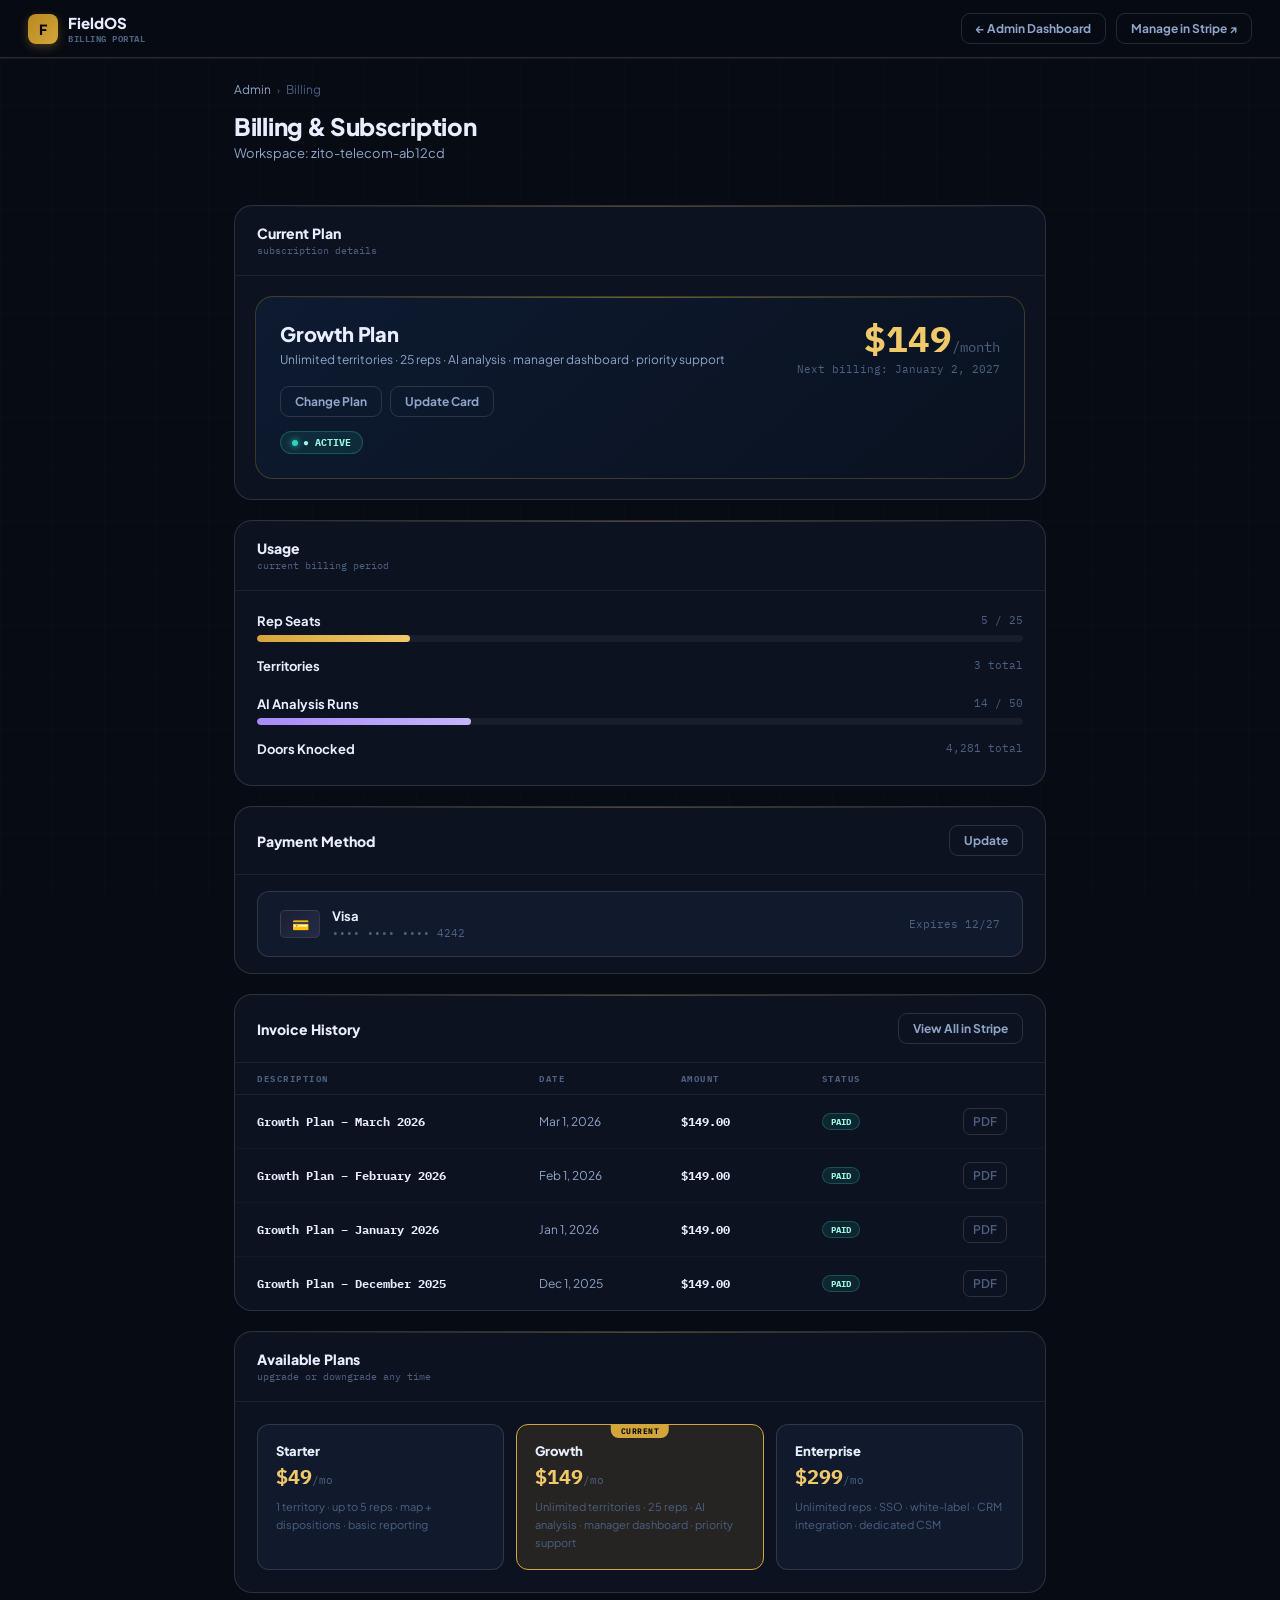
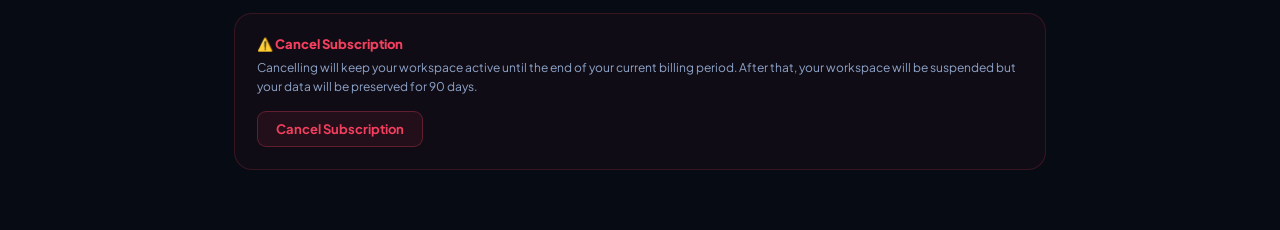
<file: billing-portal.html>
<!DOCTYPE html>
<html lang="en">
<head>
<meta charset="UTF-8">
<meta name="viewport" content="width=device-width, initial-scale=1.0">
<title>FieldOS — Billing Portal</title>
<link rel="preconnect" href="https://fonts.googleapis.com">
<link href="https://fonts.googleapis.com/css2?family=Plus+Jakarta+Sans:wght@400;500;600;700;800&family=IBM+Plex+Mono:wght@400;500;600&display=swap" rel="stylesheet">
<style>
:root{
  --bg:#070b13;--surface:#0c1220;--s2:#111a2c;--s3:#162033;
  --border:rgba(255,255,255,.07);--border-s:rgba(255,255,255,.13);
  --gold:#d4a53a;--gold-dim:rgba(212,165,58,.12);--gold-t:#f0c96a;
  --gig:#2dd4bf;--mega:#a78bfa;--danger:#f43f5e;--warn:#fb923c;
  --text:#e8eeff;--t2:#8fa5c9;--muted:#4d6080;
  --r:12px;--r-lg:18px;
}
*{box-sizing:border-box;margin:0;padding:0}
body{font-family:'Plus Jakarta Sans',sans-serif;background:var(--bg);color:var(--text);min-height:100vh;-webkit-font-smoothing:antialiased}
.bg-fixed{position:fixed;inset:0;z-index:0;pointer-events:none}
.bg-grid{position:absolute;inset:0;background-image:linear-gradient(rgba(212,165,58,.02) 1px,transparent 1px),linear-gradient(90deg,rgba(212,165,58,.02) 1px,transparent 1px);background-size:52px 52px}

/* ── NAV ──────────────────────────────────────────── */
#topbar{position:fixed;top:0;left:0;right:0;height:58px;display:flex;align-items:center;justify-content:space-between;padding:0 28px;background:rgba(7,11,19,.9);border-bottom:1px solid var(--border-s);backdrop-filter:blur(16px);z-index:100;box-shadow:0 1px 0 rgba(212,165,58,.1)}
.logo{display:flex;align-items:center;gap:10px;font-size:15px;font-weight:800}
.logo-mark{width:30px;height:30px;background:linear-gradient(135deg,#b8891e,var(--gold));border-radius:8px;display:flex;align-items:center;justify-content:center;font-size:14px;font-weight:900;color:#07090f;box-shadow:0 3px 10px rgba(212,165,58,.3)}
.logo-sub{font-size:9px;color:var(--muted);font-family:'IBM Plex Mono',monospace;letter-spacing:.5px;margin-top:1px}
.topbar-right{display:flex;align-items:center;gap:10px}
.btn-sm{background:none;border:1px solid var(--border-s);border-radius:9px;color:var(--t2);font-family:'Plus Jakarta Sans',sans-serif;font-size:12px;font-weight:700;padding:7px 14px;cursor:pointer;transition:all .18s}
.btn-sm:hover{border-color:var(--gold);color:var(--gold-t)}

/* ── LAYOUT ───────────────────────────────────────── */
.page{position:relative;z-index:1;max-width:860px;margin:0 auto;padding:82px 24px 60px;display:flex;flex-direction:column;gap:20px;animation:rise .4s ease}
@keyframes rise{from{opacity:0;transform:translateY(12px)}to{opacity:1;transform:translateY(0)}}

/* ── PAGE HEADER ──────────────────────────────────── */
.page-header{display:flex;align-items:flex-start;justify-content:space-between;gap:16px;margin-bottom:4px}
.page-title{font-size:24px;font-weight:800;letter-spacing:-.3px}
.page-sub{font-size:13px;color:var(--t2);margin-top:4px}
.breadcrumb{font-size:12px;color:var(--muted);display:flex;align-items:center;gap:6px;margin-bottom:14px}
.breadcrumb a{color:var(--t2);cursor:pointer;transition:color .15s}
.breadcrumb a:hover{color:var(--gold-t)}
.bc-sep{color:var(--muted);font-size:10px}

/* ── CARDS ────────────────────────────────────────── */
.card{background:var(--surface);border:1px solid var(--border-s);border-radius:var(--r-lg);overflow:hidden;position:relative}
.card::before{content:'';position:absolute;top:0;left:0;right:0;height:1px;background:linear-gradient(90deg,transparent,var(--gold),transparent);opacity:.35}
.card-head{padding:18px 22px;border-bottom:1px solid var(--border);display:flex;align-items:center;justify-content:space-between}
.card-title{font-size:14px;font-weight:800}
.card-sub{font-size:10px;color:var(--muted);font-family:'IBM Plex Mono',monospace;margin-top:2px}
.card-body{padding:22px}

/* ── PLAN BOX ─────────────────────────────────────── */
.plan-box{background:linear-gradient(140deg,#0d1a30,#0a1220);border:1px solid rgba(212,165,58,.25);border-radius:var(--r-lg);padding:24px;display:flex;align-items:flex-start;justify-content:space-between;gap:20px;position:relative;overflow:hidden;margin-bottom:0}
.plan-box::before{content:'';position:absolute;top:0;left:0;right:0;height:1px;background:linear-gradient(90deg,transparent,var(--gold),transparent);opacity:.5}
.plan-name{font-size:20px;font-weight:800;margin-bottom:4px;letter-spacing:-.2px}
.plan-feats{font-size:12px;color:var(--t2);line-height:1.7;margin-bottom:16px}
.plan-actions{display:flex;gap:8px;flex-wrap:wrap}
.plan-price-big{font-family:'IBM Plex Mono',monospace;font-size:36px;font-weight:700;color:var(--gold-t);line-height:1}
.plan-price-big span{font-size:14px;color:var(--muted);font-weight:400}
.plan-next{font-size:11px;color:var(--muted);font-family:'IBM Plex Mono',monospace;margin-top:5px}
.status-chip{display:inline-flex;align-items:center;gap:5px;border-radius:999px;padding:4px 11px;font-size:10px;font-weight:700;font-family:'IBM Plex Mono',monospace;margin-top:8px}
.status-chip.active{background:rgba(45,212,191,.1);border:1px solid rgba(45,212,191,.25);color:#99f6e4}
.status-chip.trial{background:var(--gold-dim);border:1px solid rgba(212,165,58,.3);color:var(--gold-t)}
.status-chip.failed{background:rgba(251,146,60,.1);border:1px solid rgba(251,146,60,.3);color:#fed7aa}
.status-chip.cancelled{background:rgba(244,63,94,.08);border:1px solid rgba(244,63,94,.25);color:#fda4af}
.status-chip-dot{width:6px;height:6px;border-radius:50%}
.active .status-chip-dot{background:var(--gig);box-shadow:0 0 6px var(--gig);animation:pulse 2s infinite}
.trial .status-chip-dot{background:var(--gold)}
.failed .status-chip-dot{background:var(--warn)}
.cancelled .status-chip-dot{background:var(--danger)}
@keyframes pulse{0%,100%{box-shadow:0 0 4px var(--gig)}50%{box-shadow:0 0 10px var(--gig)}}

/* ── USAGE BARS ───────────────────────────────────── */
.usage-grid{display:flex;flex-direction:column;gap:16px}
.usage-item{}
.usage-row{display:flex;justify-content:space-between;margin-bottom:6px}
.usage-name{font-size:13px;font-weight:700}
.usage-nums{font-size:11px;font-family:'IBM Plex Mono',monospace;color:var(--muted)}
.usage-track{height:7px;background:rgba(255,255,255,.05);border-radius:4px;overflow:hidden}
.usage-fill{height:100%;border-radius:4px;transition:width 1s cubic-bezier(.4,0,.2,1)}

/* ── INVOICE TABLE ────────────────────────────────── */
.inv-table{width:100%}
.inv-head{display:grid;grid-template-columns:2fr 1fr 1fr 1fr 60px;padding:10px 22px;border-bottom:1px solid var(--border)}
.inv-hcell{font-size:9px;font-weight:700;text-transform:uppercase;letter-spacing:1.5px;color:var(--muted);font-family:'IBM Plex Mono',monospace}
.inv-row{display:grid;grid-template-columns:2fr 1fr 1fr 1fr 60px;padding:13px 22px;border-bottom:1px solid rgba(255,255,255,.03);align-items:center;transition:background .1s}
.inv-row:last-child{border-bottom:none}
.inv-row:hover{background:rgba(255,255,255,.02)}
.inv-cell{font-size:12px;color:var(--t2)}
.inv-cell.bold{font-weight:700;color:var(--text);font-family:'IBM Plex Mono',monospace}
.inv-badge{display:inline-flex;padding:2px 8px;border-radius:999px;font-size:9px;font-weight:700;font-family:'IBM Plex Mono',monospace}
.inv-badge.paid{background:rgba(45,212,191,.1);border:1px solid rgba(45,212,191,.25);color:#99f6e4}
.inv-badge.failed{background:rgba(244,63,94,.08);border:1px solid rgba(244,63,94,.25);color:#fda4af}
.inv-dl{background:none;border:1px solid var(--border-s);border-radius:7px;color:var(--muted);cursor:pointer;font-size:12px;padding:5px 9px;transition:all .15s;font-family:'Plus Jakarta Sans',sans-serif;font-weight:600}
.inv-dl:hover{border-color:var(--gold);color:var(--gold-t)}

/* ── PAYMENT METHOD ───────────────────────────────── */
.pm-row{display:flex;align-items:center;justify-content:space-between;padding:16px 22px;background:var(--s2);border:1px solid var(--border-s);border-radius:var(--r)}
.pm-card{display:flex;align-items:center;gap:12px}
.pm-icon{width:40px;height:28px;background:linear-gradient(135deg,#1a1f35,#252b45);border:1px solid rgba(255,255,255,.1);border-radius:5px;display:flex;align-items:center;justify-content:center;font-size:14px}
.pm-info-brand{font-size:13px;font-weight:700;text-transform:capitalize}
.pm-info-last{font-size:11px;color:var(--muted);font-family:'IBM Plex Mono',monospace;margin-top:2px}
.pm-expiry{font-size:11px;color:var(--muted);font-family:'IBM Plex Mono',monospace}

/* ── UPGRADE GRID ─────────────────────────────────── */
.upgrade-grid{display:grid;grid-template-columns:repeat(3,1fr);gap:12px}
.upgrade-card{background:var(--s2);border:1px solid var(--border-s);border-radius:var(--r);padding:18px;cursor:pointer;transition:all .18s;position:relative}
.upgrade-card:hover{border-color:rgba(212,165,58,.35);background:var(--s3)}
.upgrade-card.current{border-color:var(--gold);background:var(--gold-dim)}
.upgrade-card.current::before{content:'Current';position:absolute;top:-1px;left:50%;transform:translateX(-50%);background:var(--gold);color:#07090f;font-size:8px;font-weight:800;padding:2px 10px;border-radius:0 0 8px 8px;font-family:'IBM Plex Mono',monospace;letter-spacing:.5px;text-transform:uppercase;white-space:nowrap}
.uc-name{font-size:13px;font-weight:800;margin-bottom:4px}
.uc-price{font-family:'IBM Plex Mono',monospace;font-size:20px;font-weight:700;color:var(--gold-t);margin-bottom:8px}
.uc-price span{font-size:11px;color:var(--muted);font-weight:400}
.uc-feats{font-size:11px;color:var(--muted);line-height:1.6}

/* ── DANGER ZONE ──────────────────────────────────── */
.danger-zone{background:rgba(244,63,94,.04);border:1px solid rgba(244,63,94,.18);border-radius:var(--r-lg);padding:22px}
.danger-zone h3{font-size:13px;font-weight:800;color:var(--danger);margin-bottom:6px}
.danger-zone p{font-size:12px;color:var(--t2);line-height:1.6;margin-bottom:14px}
.btn-danger{background:rgba(244,63,94,.08);border:1px solid rgba(244,63,94,.3);border-radius:9px;color:var(--danger);font-family:'Plus Jakarta Sans',sans-serif;font-size:13px;font-weight:700;padding:9px 18px;cursor:pointer;transition:all .2s}
.btn-danger:hover{background:rgba(244,63,94,.18);border-color:var(--danger)}

/* ── MODAL ────────────────────────────────────────── */
#modal-overlay{display:none;position:fixed;inset:0;background:rgba(0,0,0,.8);backdrop-filter:blur(6px);z-index:200;align-items:center;justify-content:center;padding:20px}
#modal-overlay.open{display:flex}
.modal{background:var(--surface);border:1px solid var(--border-s);border-radius:var(--r-lg);padding:32px;max-width:440px;width:100%;position:relative;box-shadow:0 24px 64px rgba(0,0,0,.6)}
.modal::before{content:'';position:absolute;top:0;left:0;right:0;height:1px;background:linear-gradient(90deg,transparent,var(--gold),transparent);opacity:.4}
.modal-title{font-size:18px;font-weight:800;margin-bottom:6px;letter-spacing:-.2px}
.modal-sub{font-size:13px;color:var(--t2);margin-bottom:22px;line-height:1.5}
.modal-close{position:absolute;top:12px;right:12px;background:var(--s2);border:1px solid var(--border-s);border-radius:7px;color:var(--muted);cursor:pointer;width:28px;height:28px;font-size:14px;display:flex;align-items:center;justify-content:center;transition:all .15s}
.modal-close:hover{color:var(--danger);border-color:rgba(244,63,94,.4)}
.modal-actions{display:flex;gap:10px;margin-top:20px}
.btn-modal-cancel{flex:1;background:var(--s2);border:1px solid var(--border-s);border-radius:9px;color:var(--t2);font-family:'Plus Jakarta Sans',sans-serif;font-size:13px;font-weight:700;padding:11px;cursor:pointer;transition:all .15s}
.btn-modal-cancel:hover{color:var(--text)}
.btn-modal-danger{flex:1;background:rgba(244,63,94,.1);border:1px solid rgba(244,63,94,.35);border-radius:9px;color:var(--danger);font-family:'Plus Jakarta Sans',sans-serif;font-size:13px;font-weight:800;padding:11px;cursor:pointer;transition:all .2s}
.btn-modal-danger:hover{background:rgba(244,63,94,.2)}
.btn-modal-gold{flex:2;background:linear-gradient(135deg,#b8891e,var(--gold));color:#07090f;border:none;border-radius:9px;font-family:'Plus Jakarta Sans',sans-serif;font-size:13px;font-weight:800;padding:11px;cursor:pointer;transition:all .2s;box-shadow:0 3px 12px rgba(212,165,58,.25)}
.btn-modal-gold:hover{filter:brightness(1.08)}

/* ── ALERT BANNER ─────────────────────────────────── */
.alert{border-radius:var(--r);padding:12px 16px;font-size:13px;line-height:1.5;display:flex;align-items:flex-start;gap:10px;margin-bottom:4px}
.alert.warn{background:rgba(251,146,60,.08);border:1px solid rgba(251,146,60,.25);color:#fed7aa}
.alert.info{background:var(--gold-dim);border:1px solid rgba(212,165,58,.25);color:var(--gold-t)}
.alert-icon{font-size:16px;flex-shrink:0}

@media(max-width:680px){
  .upgrade-grid{grid-template-columns:1fr}
  .inv-head,.inv-row{grid-template-columns:2fr 1fr 1fr 60px}
  .inv-hcell:nth-child(4),.inv-cell:nth-child(4){display:none}
  .plan-box{flex-direction:column}
}
</style>
</head>
<body>
<div class="bg-fixed"><div class="bg-grid"></div></div>

<nav id="topbar">
  <div class="logo">
    <div class="logo-mark">F</div>
    <div><div>FieldOS</div><div class="logo-sub">BILLING PORTAL</div></div>
  </div>
  <div class="topbar-right">
    <button class="btn-sm" onclick="goToAdmin()">← Admin Dashboard</button>
    <button class="btn-sm" onclick="openStripePortal()" id="btn-stripe-portal" style="display:none">Manage in Stripe ↗</button>
  </div>
</nav>

<div class="page">
  <div>
    <div class="breadcrumb">
      <a onclick="goToAdmin()">Admin</a>
      <span class="bc-sep">›</span>
      <span>Billing</span>
    </div>
    <div class="page-header">
      <div>
        <div class="page-title">Billing & Subscription</div>
        <div class="page-sub" id="ws-sub">Loading workspace…</div>
      </div>
    </div>
  </div>

  <!-- Alert area -->
  <div id="alert-area"></div>

  <!-- Current plan -->
  <div class="card">
    <div class="card-head">
      <div><div class="card-title">Current Plan</div><div class="card-sub">subscription details</div></div>
    </div>
    <div class="card-body" style="padding:0">
      <div class="plan-box" id="plan-box" style="margin:20px 20px 20px">
        <div>
          <div class="plan-name" id="pb-name">Loading…</div>
          <div class="plan-feats" id="pb-feats">—</div>
          <div class="plan-actions">
            <button class="btn-sm" onclick="openUpgradeModal()">Change Plan</button>
            <button class="btn-sm" onclick="openStripePortal()">Update Card</button>
          </div>
          <div class="status-chip trial" id="status-chip" style="margin-top:14px">
            <div class="status-chip-dot"></div>
            <span id="status-chip-label">Loading</span>
          </div>
        </div>
        <div style="text-align:right;flex-shrink:0">
          <div class="plan-price-big" id="pb-price">—</div>
          <div class="plan-next" id="pb-next">—</div>
        </div>
      </div>
    </div>
  </div>

  <!-- Usage -->
  <div class="card">
    <div class="card-head"><div><div class="card-title">Usage</div><div class="card-sub">current billing period</div></div></div>
    <div class="card-body">
      <div class="usage-grid" id="usage-grid"></div>
    </div>
  </div>

  <!-- Payment method -->
  <div class="card">
    <div class="card-head">
      <div><div class="card-title">Payment Method</div></div>
      <button class="btn-sm" onclick="openStripePortal()">Update</button>
    </div>
    <div class="card-body" style="padding:16px 22px">
      <div class="pm-row" id="pm-row">
        <div class="pm-card">
          <div class="pm-icon">💳</div>
          <div>
            <div class="pm-info-brand" id="pm-brand">Visa</div>
            <div class="pm-info-last" id="pm-last">•••• •••• •••• 4242</div>
          </div>
        </div>
        <div class="pm-expiry" id="pm-expiry">Expires 12/27</div>
      </div>
    </div>
  </div>

  <!-- Invoice history -->
  <div class="card">
    <div class="card-head">
      <div><div class="card-title">Invoice History</div></div>
      <button class="btn-sm" onclick="openStripePortal()">View All in Stripe</button>
    </div>
    <div class="inv-table">
      <div class="inv-head">
        <div class="inv-hcell">Description</div>
        <div class="inv-hcell">Date</div>
        <div class="inv-hcell">Amount</div>
        <div class="inv-hcell">Status</div>
        <div class="inv-hcell"></div>
      </div>
      <div id="invoice-rows"></div>
    </div>
  </div>

  <!-- Upgrade options -->
  <div class="card" id="upgrade-section">
    <div class="card-head"><div><div class="card-title">Available Plans</div><div class="card-sub">upgrade or downgrade any time</div></div></div>
    <div class="card-body">
      <div class="upgrade-grid" id="upgrade-grid"></div>
    </div>
  </div>

  <!-- Danger zone -->
  <div class="danger-zone">
    <h3>⚠️ Cancel Subscription</h3>
    <p>Cancelling will keep your workspace active until the end of your current billing period. After that, your workspace will be suspended but your data will be preserved for 90 days.</p>
    <button class="btn-danger" onclick="openCancelModal()">Cancel Subscription</button>
  </div>
</div>

<!-- UPGRADE MODAL -->
<div id="modal-overlay">
  <div class="modal">
    <button class="modal-close" onclick="closeModal()">×</button>
    <div id="modal-content"></div>
  </div>
</div>

<script>
const BILLING_SCRIPT_URL = 'https://script.google.com/macros/s/AKfycbzUh6M8XO8MVmxdiUxil5kHLqi4LRtavootsxApa9Q9b3qliZmlKrZ4WRgJfBHg7lzv/exec';
const params  = new URLSearchParams(window.location.search);
const WS_ID   = params.get('ws') || '';

// Mock billing data (replace with live fetch in production)
const MOCK_STATUS = {
  wsId:          WS_ID || 'zito-telecom-ab12cd',
  plan:          'growth',
  billingStatus: 'active',
  inTrial:       false,
  trialDaysLeft: 0,
  hasPayment:    true,
  stripeSubId:   'sub_abc123',
  live: {
    stripeStatus:     'active',
    currentPeriodEnd: Math.floor(Date.now()/1000) + 86400*28,
    cancelAtPeriodEnd: false,
    amount:           149,
    currency:         'usd',
    interval:         'month'
  }
};

const PLAN_DETAILS = {
  starter:    { name:'Starter',    price:'$49',  cycle:'/mo', feats:'1 territory · up to 5 reps · map + dispositions · basic reporting', seats:5,  ai:10  },
  growth:     { name:'Growth',     price:'$149', cycle:'/mo', feats:'Unlimited territories · 25 reps · AI analysis · manager dashboard · priority support', seats:25, ai:50  },
  enterprise: { name:'Enterprise', price:'$299', cycle:'/mo', feats:'Unlimited reps · SSO · white-label · CRM integration · dedicated CSM', seats:null, ai:null }
};

const MOCK_INVOICES = [
  { desc:'Growth Plan – March 2026',   date:'Mar 1, 2026',  amount:'$149.00', status:'paid' },
  { desc:'Growth Plan – February 2026',date:'Feb 1, 2026',  amount:'$149.00', status:'paid' },
  { desc:'Growth Plan – January 2026', date:'Jan 1, 2026',  amount:'$149.00', status:'paid' },
  { desc:'Growth Plan – December 2025',date:'Dec 1, 2025',  amount:'$149.00', status:'paid' },
];

let billingData = null;

async function boot() {
  // In production: fetch from billing script
  // try {
  //   const res  = await fetch(`${BILLING_SCRIPT_URL}?action=billing_status&ws=${WS_ID}`);
  //   const json = await res.json();
  //   billingData = json.data;
  // } catch(e) { billingData = MOCK_STATUS; }
  billingData = MOCK_STATUS;

  renderPage();
}

function renderPage() {
  const d = billingData;
  const planKey = d.plan || 'growth';
  const plan  = PLAN_DETAILS[planKey] || PLAN_DETAILS.growth;
  const live  = d.live || {};
  const status = d.billingStatus;

  // WS subtitle
  document.getElementById('ws-sub').textContent = 'Workspace: ' + (d.wsId || WS_ID);

  // Alert for payment issues
  const alertArea = document.getElementById('alert-area');
  if (status === 'payment_failed') {
    alertArea.innerHTML = `<div class="alert warn"><div class="alert-icon">⚠️</div><div>Your last payment failed. <strong>Update your payment method</strong> to avoid service interruption.</div></div>`;
  } else if (d.inTrial && d.trialDaysLeft <= 3) {
    alertArea.innerHTML = `<div class="alert info"><div class="alert-icon">⏳</div><div>Your free trial ends in <strong>${d.trialDaysLeft} day${d.trialDaysLeft===1?'':'s'}</strong>. Add a payment method to continue without interruption.</div></div>`;
  }

  // Plan box
  document.getElementById('pb-name').textContent = plan.name + ' Plan';
  document.getElementById('pb-feats').textContent = plan.feats;
  const priceStr = live.amount ? `$${live.amount}` : plan.price;
  const cycleStr = live.interval ? `/${live.interval}` : plan.cycle;
  document.getElementById('pb-price').innerHTML = priceStr + `<span>${cycleStr}</span>`;

  // Next bill
  if (live.currentPeriodEnd) {
    const nextDate = new Date(live.currentPeriodEnd * 1000).toLocaleDateString('en-US', { month:'long', day:'numeric', year:'numeric' });
    document.getElementById('pb-next').textContent = live.cancelAtPeriodEnd
      ? `Cancels on ${nextDate}`
      : `Next billing: ${nextDate}`;
  } else if (d.inTrial) {
    document.getElementById('pb-next').textContent = `Trial ends in ${d.trialDaysLeft} days`;
  }

  // Status chip
  const chip = document.getElementById('status-chip');
  const chipLbl = document.getElementById('status-chip-label');
  const chipMap = {
    active:         ['active', '● ACTIVE'],
    trial:          ['trial',  '● FREE TRIAL'],
    payment_failed: ['failed', '● PAYMENT FAILED'],
    cancelled:      ['cancelled','● CANCELLED'],
    suspended:      ['cancelled','● SUSPENDED']
  };
  const [chipCls, chipTxt] = chipMap[status] || chipMap.active;
  chip.className = 'status-chip ' + chipCls;
  chipLbl.textContent = chipTxt;

  // Show Stripe portal button if subscription exists
  if (d.hasPayment) document.getElementById('btn-stripe-portal').style.display = '';

  // Usage bars
  const usageGrid = document.getElementById('usage-grid');
  const usages = [
    { name:'Rep Seats',         used:5,  total:plan.seats,  color:'linear-gradient(90deg,var(--gold),var(--gold-t))' },
    { name:'Territories',       used:3,  total:null,        color:'linear-gradient(90deg,var(--gig),#5eead4)' },
    { name:'AI Analysis Runs',  used:14, total:plan.ai,     color:'linear-gradient(90deg,var(--mega),#c4b5fd)' },
    { name:'Doors Knocked',     used:4281,total:null,       color:'linear-gradient(90deg,#6366f1,#818cf8)' },
  ];
  usageGrid.innerHTML = usages.map(u => {
    const pct = u.total ? Math.round((u.used/u.total)*100) : null;
    const fillColor = pct > 90 ? 'linear-gradient(90deg,var(--danger),#fb7185)' : pct > 70 ? 'linear-gradient(90deg,var(--warn),#fbbf24)' : u.color;
    return `
      <div class="usage-item">
        <div class="usage-row">
          <div class="usage-name">${u.name}</div>
          <div class="usage-nums">${u.used.toLocaleString()}${u.total ? ' / ' + u.total : ' total'}</div>
        </div>
        ${u.total ? `
          <div class="usage-track">
            <div class="usage-fill" style="width:0%;background:${fillColor}" data-width="${pct}%"></div>
          </div>` : ''}
      </div>`;
  }).join('');

  // Animate bars
  requestAnimationFrame(() => {
    document.querySelectorAll('.usage-fill[data-width]').forEach(b => {
      setTimeout(() => b.style.width = b.dataset.width, 100);
    });
  });

  // Invoices
  document.getElementById('invoice-rows').innerHTML = MOCK_INVOICES.map(inv => `
    <div class="inv-row">
      <div class="inv-cell bold">${inv.desc}</div>
      <div class="inv-cell">${inv.date}</div>
      <div class="inv-cell" style="font-family:'IBM Plex Mono',monospace;font-weight:700;color:var(--text)">${inv.amount}</div>
      <div class="inv-cell"><span class="inv-badge ${inv.status}">${inv.status.toUpperCase()}</span></div>
      <div class="inv-cell"><button class="inv-dl" onclick="downloadInvoice('${inv.date}')">PDF</button></div>
    </div>
  `).join('');

  // Upgrade grid
  const currentPlan = planKey;
  document.getElementById('upgrade-grid').innerHTML = Object.entries(PLAN_DETAILS).map(([key, p]) => `
    <div class="upgrade-card${key === currentPlan ? ' current' : ''}" onclick="selectUpgrade('${key}')">
      <div class="uc-name">${p.name}</div>
      <div class="uc-price">${p.price}<span>${p.cycle}</span></div>
      <div class="uc-feats">${p.feats}</div>
    </div>
  `).join('');
}

// ── MODALS ─────────────────────────────────────────────────
function openUpgradeModal() {
  const mc = document.getElementById('modal-content');
  mc.innerHTML = `
    <div class="modal-title">Change Plan</div>
    <div class="modal-sub">Changes take effect immediately. You'll be charged or credited the prorated difference.</div>
    <div style="display:flex;flex-direction:column;gap:8px" id="modal-plan-list">
      ${Object.entries(PLAN_DETAILS).map(([key, p]) => `
        <div style="display:flex;align-items:center;gap:12px;padding:12px 14px;background:var(--s2);border:1px solid var(--border-s);border-radius:10px;cursor:pointer;transition:all .15s" onclick="confirmUpgrade('${key}')" onmouseover="this.style.borderColor='rgba(212,165,58,.4)'" onmouseout="this.style.borderColor='var(--border-s)'">
          <div style="flex:1">
            <div style="font-size:13px;font-weight:800">${p.name}</div>
            <div style="font-size:11px;color:var(--muted);margin-top:2px">${p.feats}</div>
          </div>
          <div style="font-family:'IBM Plex Mono',monospace;font-size:16px;font-weight:700;color:var(--gold-t);flex-shrink:0">${p.price}<span style="font-size:10px;color:var(--muted)">${p.cycle}</span></div>
        </div>`).join('')}
    </div>
    <div class="modal-actions">
      <button class="btn-modal-cancel" onclick="closeModal()">Cancel</button>
    </div>`;
  document.getElementById('modal-overlay').classList.add('open');
}

function openCancelModal() {
  const mc = document.getElementById('modal-content');
  mc.innerHTML = `
    <div class="modal-title">Cancel Subscription?</div>
    <div class="modal-sub">Your workspace will stay active until the end of your current billing period. After that, your team will lose access but your data will be preserved for 90 days.</div>
    <div style="background:rgba(244,63,94,.06);border:1px solid rgba(244,63,94,.2);border-radius:10px;padding:14px;font-size:12px;color:var(--t2);line-height:1.6;margin-bottom:4px">
      <div>✗ Reps will lose field app access</div>
      <div>✗ Manager dashboard will be disabled</div>
      <div>✓ Your Google Sheet data remains intact</div>
      <div>✓ You can reactivate any time</div>
    </div>
    <div class="modal-actions">
      <button class="btn-modal-cancel" onclick="closeModal()">Keep Subscription</button>
      <button class="btn-modal-danger" onclick="confirmCancel()">Yes, Cancel</button>
    </div>`;
  document.getElementById('modal-overlay').classList.add('open');
}

function confirmUpgrade(planKey) {
  const p = PLAN_DETAILS[planKey];
  closeModal();
  setTimeout(() => {
    // In production: call Stripe to update subscription
    alert(`Plan change to ${p.name} would be processed via Stripe. Prorated difference applied automatically.`);
  }, 200);
}

function confirmCancel() {
  closeModal();
  setTimeout(() => {
    alert('Cancellation scheduled. Your workspace stays active until end of billing period.');
    // In production: call Stripe portal or API to cancel at period end
  }, 200);
}

function selectUpgrade(key) {
  openUpgradeModal();
}

function closeModal() {
  document.getElementById('modal-overlay').classList.remove('open');
}

function openStripePortal() {
  // In production: fetch portal URL and redirect
  // fetch(`${BILLING_SCRIPT_URL}?action=create_portal&ws=${WS_ID}`)
  //   .then(r => r.json())
  //   .then(j => window.location.href = j.data.portalUrl)
  alert('In production this opens the Stripe Customer Portal — update card, download invoices, cancel subscription.');
}

function downloadInvoice(date) {
  alert(`Downloading invoice for ${date}. In production this fetches the PDF from Stripe.`);
}

function goToAdmin() {
  window.location.href = 'admin.html?ws=' + WS_ID;
}

// Close modal on overlay click
document.getElementById('modal-overlay').addEventListener('click', function(e) {
  if (e.target === this) closeModal();
});

boot();
</script>
</body>
</html>
</file>
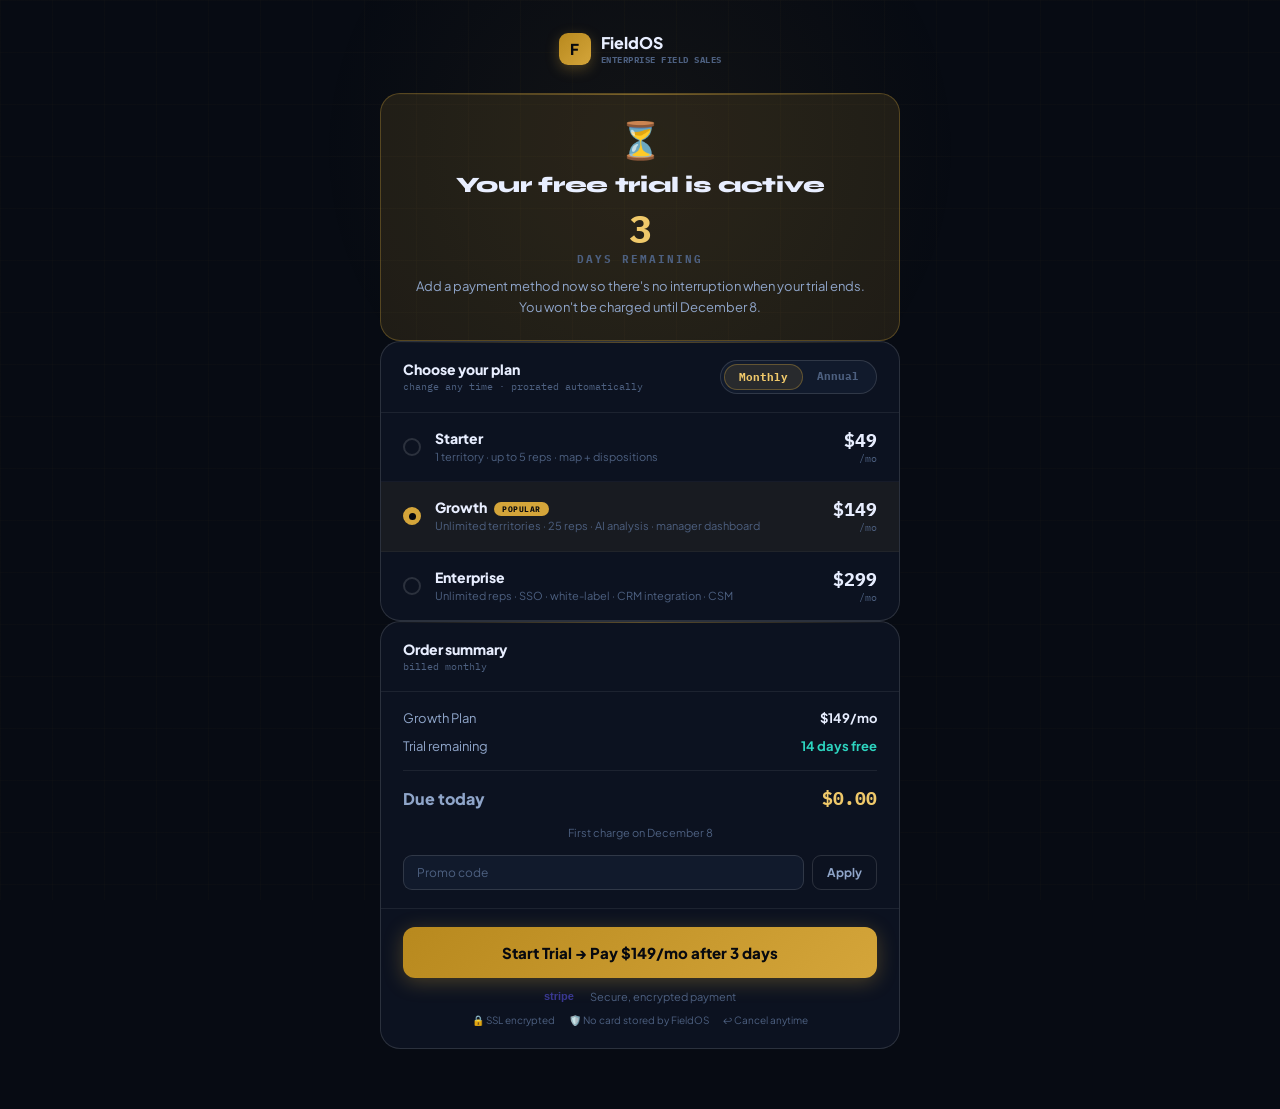
<file: checkout.html>
<!DOCTYPE html>
<html lang="en">
<head>
<meta charset="UTF-8">
<meta name="viewport" content="width=device-width, initial-scale=1.0">
<title>FieldOS — Activate Your Workspace</title>
<link rel="preconnect" href="https://fonts.googleapis.com">
<link href="https://fonts.googleapis.com/css2?family=Syne:wght@700;800&family=Plus+Jakarta+Sans:wght@400;500;600;700;800&family=IBM+Plex+Mono:wght@400;500;600&display=swap" rel="stylesheet">
<style>
:root{
  --bg:#070b13;--surface:#0c1220;--s2:#111a2c;
  --border:rgba(255,255,255,.07);--border-s:rgba(255,255,255,.13);
  --gold:#d4a53a;--gold-dim:rgba(212,165,58,.12);--gold-t:#f0c96a;
  --gig:#2dd4bf;--mega:#a78bfa;--danger:#f43f5e;--warn:#fb923c;
  --text:#e8eeff;--t2:#8fa5c9;--muted:#4d6080;
  --r:12px;--r-lg:20px;
}
*{box-sizing:border-box;margin:0;padding:0}
body{font-family:'Plus Jakarta Sans',sans-serif;background:var(--bg);color:var(--text);min-height:100vh;display:flex;flex-direction:column;align-items:center;justify-content:flex-start;padding:32px 20px 60px;-webkit-font-smoothing:antialiased;overflow-x:hidden}
.bg-fixed{position:fixed;inset:0;z-index:0;pointer-events:none}
.bg-grid{position:absolute;inset:0;background-image:linear-gradient(rgba(212,165,58,.022) 1px,transparent 1px),linear-gradient(90deg,rgba(212,165,58,.022) 1px,transparent 1px);background-size:52px 52px}
.bg-glow{position:absolute;width:700px;height:700px;border-radius:50%;background:radial-gradient(circle,rgba(212,165,58,.06) 0%,transparent 65%);top:-200px;left:50%;transform:translateX(-50%)}

/* ── WRAP ─────────────────────────────────────────── */
.wrap{position:relative;z-index:1;width:100%;max-width:520px;display:flex;flex-direction:column;gap:20px;animation:rise .5s ease}
@keyframes rise{from{opacity:0;transform:translateY(16px)}to{opacity:1;transform:translateY(0)}}

/* ── LOGO ─────────────────────────────────────────── */
.logo-row{display:flex;justify-content:center;margin-bottom:8px}
.logo{display:flex;align-items:center;gap:10px;font-size:16px;font-weight:800}
.logo-mark{width:32px;height:32px;background:linear-gradient(135deg,#b8891e,var(--gold));border-radius:9px;display:flex;align-items:center;justify-content:center;font-size:15px;font-weight:900;color:#07090f;box-shadow:0 4px 14px rgba(212,165,58,.3)}
.logo-sub{font-size:9px;color:var(--muted);font-family:'IBM Plex Mono',monospace;letter-spacing:.5px;margin-top:1px}

/* ── STATUS BANNER ────────────────────────────────── */
.status-banner{border-radius:var(--r-lg);padding:22px 24px;text-align:center;position:relative;overflow:hidden}
.status-banner::before{content:'';position:absolute;top:0;left:0;right:0;height:1px;background:linear-gradient(90deg,transparent,currentColor,transparent);opacity:.5}
.status-banner.trial{background:var(--gold-dim);border:1px solid rgba(212,165,58,.3);color:var(--gold)}
.status-banner.trial::before{background:linear-gradient(90deg,transparent,var(--gold),transparent)}
.status-banner.expired{background:rgba(244,63,94,.08);border:1px solid rgba(244,63,94,.25);color:var(--danger)}
.status-banner.expired::before{background:linear-gradient(90deg,transparent,var(--danger),transparent)}
.status-banner.failed{background:rgba(251,146,60,.08);border:1px solid rgba(251,146,60,.25);color:var(--warn)}
.status-banner.success{background:rgba(45,212,191,.08);border:1px solid rgba(45,212,191,.3);color:var(--gig)}
.banner-icon{font-size:36px;margin-bottom:10px}
.banner-title{font-family:'Syne',sans-serif;font-size:22px;font-weight:800;color:var(--text);margin-bottom:6px;letter-spacing:-.3px}
.banner-sub{font-size:13px;line-height:1.6}
.banner-sub.gold{color:var(--t2)}
.days-left{font-family:'IBM Plex Mono',monospace;font-size:38px;font-weight:700;color:var(--gold-t);line-height:1;margin:12px 0 4px}
.days-label{font-size:11px;font-weight:700;text-transform:uppercase;letter-spacing:2px;color:var(--muted);font-family:'IBM Plex Mono',monospace}

/* ── PLAN SELECTOR ────────────────────────────────── */
.section-card{background:var(--surface);border:1px solid var(--border-s);border-radius:var(--r-lg);overflow:hidden;position:relative}
.section-card::before{content:'';position:absolute;top:0;left:0;right:0;height:1px;background:linear-gradient(90deg,transparent,var(--gold),transparent);opacity:.4}
.section-head{padding:18px 22px;border-bottom:1px solid var(--border);display:flex;align-items:center;justify-content:space-between}
.section-title{font-size:14px;font-weight:800;letter-spacing:-.1px}
.section-sub{font-size:10px;color:var(--muted);font-family:'IBM Plex Mono',monospace;margin-top:2px}

/* Toggle */
.billing-toggle{display:inline-flex;background:var(--s2);border:1px solid var(--border-s);border-radius:999px;padding:3px}
.bt-opt{padding:5px 14px;border-radius:999px;font-size:11px;font-weight:700;cursor:pointer;transition:all .18s;color:var(--muted);font-family:'IBM Plex Mono',monospace}
.bt-opt.active{background:var(--gold-dim);border:1px solid rgba(212,165,58,.35);color:var(--gold-t)}
.save-chip{background:rgba(45,212,191,.12);border:1px solid rgba(45,212,191,.3);border-radius:999px;padding:3px 9px;font-size:9px;font-weight:700;color:#99f6e4;font-family:'IBM Plex Mono',monospace}

/* Plan cards */
.plan-list{display:flex;flex-direction:column;gap:0}
.plan-row{display:flex;align-items:center;gap:14px;padding:16px 22px;border-bottom:1px solid rgba(255,255,255,.04);cursor:pointer;transition:background .12s;position:relative}
.plan-row:last-child{border-bottom:none}
.plan-row:hover{background:rgba(255,255,255,.02)}
.plan-row.selected{background:rgba(212,165,58,.06)}
.plan-radio{width:18px;height:18px;border-radius:50%;border:2px solid var(--border-s);flex-shrink:0;transition:all .18s;display:flex;align-items:center;justify-content:center}
.plan-row.selected .plan-radio{border-color:var(--gold);background:var(--gold)}
.plan-radio-dot{width:7px;height:7px;border-radius:50%;background:#07090f;opacity:0;transition:opacity .18s}
.plan-row.selected .plan-radio-dot{opacity:1}
.plan-row-info{flex:1}
.plan-row-name{font-size:14px;font-weight:800;margin-bottom:2px}
.plan-row-feats{font-size:11px;color:var(--muted);line-height:1.5}
.plan-row-price{text-align:right;flex-shrink:0}
.plan-row-num{font-family:'IBM Plex Mono',monospace;font-size:18px;font-weight:700;color:var(--text)}
.plan-row-cycle{font-size:10px;color:var(--muted);font-family:'IBM Plex Mono',monospace}
.plan-pop{display:inline-flex;align-items:center;background:var(--gold);color:#07090f;font-size:8px;font-weight:800;padding:2px 8px;border-radius:999px;font-family:'IBM Plex Mono',monospace;letter-spacing:.5px;text-transform:uppercase;vertical-align:middle;margin-left:7px;flex-shrink:0}

/* ── ORDER SUMMARY ────────────────────────────────── */
.summary-body{padding:18px 22px;display:flex;flex-direction:column;gap:12px}
.summary-row{display:flex;justify-content:space-between;align-items:center;font-size:13px}
.summary-label{color:var(--t2)}
.summary-val{font-weight:700;color:var(--text)}
.summary-divider{height:1px;background:var(--border);margin:4px 0}
.summary-total{font-size:16px;font-weight:800}
.summary-total .summary-val{color:var(--gold-t);font-family:'IBM Plex Mono',monospace;font-size:18px}
.promo-row{display:flex;gap:8px}
.promo-input{flex:1;background:var(--s2);border:1px solid var(--border-s);border-radius:9px;padding:9px 13px;color:var(--text);font-family:'Plus Jakarta Sans',sans-serif;font-size:12px;outline:none;transition:border-color .2s}
.promo-input:focus{border-color:var(--gold)}
.promo-input::placeholder{color:var(--muted)}
.btn-promo{background:none;border:1px solid var(--border-s);border-radius:9px;color:var(--t2);font-family:'Plus Jakarta Sans',sans-serif;font-size:12px;font-weight:700;padding:9px 14px;cursor:pointer;transition:all .18s;white-space:nowrap}
.btn-promo:hover{border-color:var(--gold);color:var(--gold-t)}

/* ── CTA ──────────────────────────────────────────── */
.cta-wrap{padding:18px 22px 22px;display:flex;flex-direction:column;gap:10px;border-top:1px solid var(--border)}
.btn-checkout{width:100%;padding:16px;background:linear-gradient(135deg,#b8891e,var(--gold));color:#07090f;border:none;border-radius:12px;font-family:'Plus Jakarta Sans',sans-serif;font-size:15px;font-weight:800;cursor:pointer;transition:all .25s;box-shadow:0 4px 20px rgba(212,165,58,.3);display:flex;align-items:center;justify-content:center;gap:10px}
.btn-checkout:hover{filter:brightness(1.08);transform:translateY(-1px);box-shadow:0 8px 28px rgba(212,165,58,.45)}
.btn-checkout:disabled{opacity:.4;cursor:not-allowed;transform:none;box-shadow:none}
.stripe-badge{display:flex;align-items:center;justify-content:center;gap:6px;font-size:11px;color:var(--muted)}
.stripe-badge svg{opacity:.5}
.trust-chips{display:flex;justify-content:center;gap:14px;flex-wrap:wrap}
.trust-chip{font-size:10px;color:var(--muted);display:flex;align-items:center;gap:4px}

/* ── SUCCESS STATE ────────────────────────────────── */
.success-wrap{text-align:center;padding:20px 0}
.success-icon{font-size:64px;margin-bottom:14px;display:block;animation:pop .6s cubic-bezier(.175,.885,.32,1.275)}
@keyframes pop{from{transform:scale(0) rotate(-15deg);opacity:0}to{transform:scale(1);opacity:1}}
.success-title{font-family:'Syne',sans-serif;font-size:26px;font-weight:800;margin-bottom:8px;letter-spacing:-.3px}
.success-sub{font-size:13px;color:var(--t2);line-height:1.6;margin-bottom:24px}
.success-detail{background:var(--s2);border:1px solid rgba(212,165,58,.2);border-radius:var(--r);padding:16px 20px;margin-bottom:22px;display:flex;flex-direction:column;gap:8px}
.sd-row{display:flex;justify-content:space-between;font-size:12px}
.sd-label{color:var(--muted);font-family:'IBM Plex Mono',monospace}
.sd-val{font-weight:700;color:var(--text)}
.btn-go{width:100%;padding:15px;background:linear-gradient(135deg,#0d9488,#0f766e);color:#fff;border:none;border-radius:12px;font-family:'Plus Jakarta Sans',sans-serif;font-size:15px;font-weight:800;cursor:pointer;box-shadow:0 4px 20px rgba(13,148,136,.3);transition:all .25s}
.btn-go:hover{filter:brightness(1.1);transform:translateY(-1px)}

/* ── SPINNER ──────────────────────────────────────── */
.spinner{width:18px;height:18px;border:2px solid rgba(7,9,15,.3);border-top-color:#07090f;border-radius:50%;animation:spin .6s linear infinite;flex-shrink:0}
@keyframes spin{to{transform:rotate(360deg)}}

/* ── CANCELLED ────────────────────────────────────── */
.cancelled-box{background:rgba(251,146,60,.07);border:1px solid rgba(251,146,60,.25);border-radius:var(--r);padding:14px 18px;font-size:13px;color:var(--warn);line-height:1.6;text-align:center}

@media(max-width:480px){.plan-pop{font-size:7px;padding:1px 6px}}
</style>
</head>
<body>
<div class="bg-fixed"><div class="bg-grid"></div><div class="bg-glow"></div></div>

<div class="wrap">
  <div class="logo-row">
    <div class="logo">
      <div class="logo-mark">F</div>
      <div><div>FieldOS</div><div class="logo-sub">ENTERPRISE FIELD SALES</div></div>
    </div>
  </div>

  <div id="main-content"></div>
</div>

<script>
// ── CONFIG ──────────────────────────────────────────────────
const BILLING_SCRIPT_URL = 'https://script.google.com/macros/s/AKfycbzUh6M8XO8MVmxdiUxil5kHLqi4LRtavootsxApa9Q9b3qliZmlKrZ4WRgJfBHg7lzv/exec';
const ADMIN_URL = 'admin.html';

const params    = new URLSearchParams(window.location.search);
const WS_ID     = params.get('ws') || '';
const SUCCESS   = params.get('success') === '1';
const CANCELLED = params.get('cancelled') === '1';
const INIT_PLAN = params.get('plan') || 'growth';

// ── PRICING DATA ────────────────────────────────────────────
const PLANS = [
  {
    id: 'starter', name: 'Starter',
    monthly: 49, annual: 39,
    feats: '1 territory · up to 5 reps · map + dispositions'
  },
  {
    id: 'growth', name: 'Growth', popular: true,
    monthly: 149, annual: 119,
    feats: 'Unlimited territories · 25 reps · AI analysis · manager dashboard'
  },
  {
    id: 'enterprise', name: 'Enterprise',
    monthly: 299, annual: 249,
    feats: 'Unlimited reps · SSO · white-label · CRM integration · CSM'
  }
];

// ── STATE ───────────────────────────────────────────────────
let selectedPlan    = INIT_PLAN;
let billingInterval = 'monthly';
let billingStatus   = null;
let loading         = true;

// ── BOOT ────────────────────────────────────────────────────
async function boot() {
  if (SUCCESS) { renderSuccess(); return; }

  // Load billing status from backend
  try {
    const res  = await fetch(`${BILLING_SCRIPT_URL}?action=billing_status&ws=${WS_ID}`);
    const json = await res.json();
    billingStatus = json.data;
    if (billingStatus && billingStatus.plan) selectedPlan = billingStatus.plan;
  } catch(e) {
    // Offline / demo mode — use mock data
    billingStatus = {
      wsId: WS_ID || 'demo-workspace',
      plan: INIT_PLAN,
      billingStatus: params.get('status') || 'trial',
      inTrial: true,
      trialDaysLeft: 3,
      hasPayment: false,
      needsPayment: false
    };
  }

  loading = false;
  render();
}

// ── RENDER ──────────────────────────────────────────────────
function render() {
  const mc = document.getElementById('main-content');

  if (SUCCESS) { renderSuccess(); return; }

  const status = billingStatus ? billingStatus.billingStatus : 'trial';
  const days   = billingStatus ? billingStatus.trialDaysLeft : 0;

  // Build banner based on status
  let banner = '';
  if (status === 'trial' && days > 0) {
    banner = `
      <div class="status-banner trial">
        <div class="banner-icon">⏳</div>
        <div class="banner-title">Your free trial is active</div>
        <div class="days-left">${days}</div>
        <div class="days-label">days remaining</div>
        <div class="banner-sub gold" style="margin-top:10px">Add a payment method now so there's no interruption when your trial ends. You won't be charged until ${trialEndStr(days)}.</div>
      </div>`;
  } else if (status === 'trial' && days <= 0) {
    banner = `
      <div class="status-banner expired">
        <div class="banner-icon">🔒</div>
        <div class="banner-title">Your trial has ended</div>
        <div class="banner-sub" style="color:var(--t2);margin-top:8px">Your workspace is paused. Activate a plan to get your team back in the field. Your data is safe.</div>
      </div>`;
  } else if (status === 'payment_failed') {
    banner = `
      <div class="status-banner failed">
        <div class="banner-icon">⚠️</div>
        <div class="banner-title">Payment failed</div>
        <div class="banner-sub" style="color:var(--t2);margin-top:8px">We couldn't process your last payment. Update your card to keep your workspace active.</div>
      </div>`;
  } else if (status === 'suspended') {
    banner = `
      <div class="status-banner expired">
        <div class="banner-icon">🚫</div>
        <div class="banner-title">Workspace suspended</div>
        <div class="banner-sub" style="color:var(--t2);margin-top:8px">Reactivate your workspace below. Your data and territory settings are intact.</div>
      </div>`;
  }

  // Cancelled notice
  const cancelledNotice = CANCELLED
    ? `<div class="cancelled-box">Payment was cancelled — no charge was made. Your trial is still active.</div>`
    : '';

  mc.innerHTML = `
    ${cancelledNotice}
    ${banner}

    <div class="section-card">
      <div class="section-head">
        <div>
          <div class="section-title">Choose your plan</div>
          <div class="section-sub">change any time · prorated automatically</div>
        </div>
        <div style="display:flex;align-items:center;gap:8px">
          <div class="billing-toggle">
            <div class="bt-opt active" id="bt-monthly" onclick="setBilling('monthly')">Monthly</div>
            <div class="bt-opt" id="bt-annual" onclick="setBilling('annual')">Annual</div>
          </div>
          <div class="save-chip" id="save-chip" style="display:none">–20%</div>
        </div>
      </div>
      <div class="plan-list" id="plan-list"></div>
    </div>

    <div class="section-card">
      <div class="section-head">
        <div>
          <div class="section-title">Order summary</div>
          <div class="section-sub" id="summary-sub">billed monthly</div>
        </div>
      </div>
      <div class="summary-body">
        <div class="summary-row">
          <span class="summary-label" id="s-plan-name">Growth Plan</span>
          <span class="summary-val" id="s-plan-price">$149</span>
        </div>
        <div class="summary-row" id="s-annual-row" style="display:none">
          <span class="summary-label">Annual savings</span>
          <span class="summary-val" style="color:var(--gig)" id="s-savings">–$360/yr</span>
        </div>
        <div class="summary-row">
          <span class="summary-label">Trial remaining</span>
          <span class="summary-val" style="color:var(--gig)">14 days free</span>
        </div>
        <div class="summary-divider"></div>
        <div class="summary-row summary-total">
          <span class="summary-label">Due today</span>
          <span class="summary-val" id="s-due">$0.00</span>
        </div>
        <div style="font-size:11px;color:var(--muted);text-align:center;margin-top:4px" id="s-charge-note">
          First charge on <span id="s-charge-date">${trialEndStr(days > 0 ? days : 0)}</span>
        </div>

        <div class="promo-row" style="margin-top:4px">
          <input type="text" class="promo-input" id="promo-input" placeholder="Promo code">
          <button class="btn-promo" onclick="applyPromo()">Apply</button>
        </div>
        <div id="promo-result" style="font-size:11px;text-align:center;display:none"></div>
      </div>

      <div class="cta-wrap">
        <button class="btn-checkout" id="btn-checkout" onclick="startCheckout()">
          <span id="checkout-label">Activate with Stripe →</span>
        </button>
        <div class="stripe-badge">
          <svg width="40" viewBox="0 0 40 16" fill="none"><text x="0" y="12" font-family="sans-serif" font-size="11" font-weight="700" fill="#635bff">stripe</text></svg>
          Secure, encrypted payment
        </div>
        <div class="trust-chips">
          <div class="trust-chip">🔒 SSL encrypted</div>
          <div class="trust-chip">🛡️ No card stored by FieldOS</div>
          <div class="trust-chip">↩️ Cancel anytime</div>
        </div>
      </div>
    </div>
  `;

  renderPlanList();
  updateSummary();
}

function renderPlanList() {
  const list = document.getElementById('plan-list');
  if (!list) return;
  list.innerHTML = PLANS.map(p => {
    const price = billingInterval === 'annual' ? p.annual : p.monthly;
    return `
      <div class="plan-row${selectedPlan === p.id ? ' selected' : ''}" onclick="selectPlan('${p.id}')">
        <div class="plan-radio"><div class="plan-radio-dot"></div></div>
        <div class="plan-row-info">
          <div class="plan-row-name">${p.name}${p.popular ? `<span class="plan-pop">Popular</span>` : ''}</div>
          <div class="plan-row-feats">${p.feats}</div>
        </div>
        <div class="plan-row-price">
          <div class="plan-row-num">$${price}</div>
          <div class="plan-row-cycle">/${billingInterval === 'annual' ? 'mo·billed annually' : 'mo'}</div>
        </div>
      </div>`;
  }).join('');
}

function updateSummary() {
  const plan  = PLANS.find(p => p.id === selectedPlan) || PLANS[1];
  const price = billingInterval === 'annual' ? plan.annual : plan.monthly;
  const total = billingInterval === 'annual' ? plan.annual * 12 : plan.monthly;

  const snEl = document.getElementById('s-plan-name');
  const spEl = document.getElementById('s-plan-price');
  const ssEl = document.getElementById('s-savings');
  const arEl = document.getElementById('s-annual-row');
  const sdEl = document.getElementById('s-due');
  const subEl = document.getElementById('summary-sub');
  const btn   = document.getElementById('checkout-label');

  if (snEl) snEl.textContent = plan.name + ' Plan';
  if (spEl) spEl.textContent = `$${price}/mo`;
  if (subEl) subEl.textContent = billingInterval === 'annual' ? `billed annually ($${total}/yr)` : 'billed monthly';
  if (sdEl) sdEl.textContent = '$0.00';

  if (billingInterval === 'annual') {
    const savings = (plan.monthly - plan.annual) * 12;
    if (ssEl) ssEl.textContent = `–$${savings}/yr`;
    if (arEl) arEl.style.display = '';
  } else {
    if (arEl) arEl.style.display = 'none';
  }

  if (btn) {
    const days = billingStatus ? billingStatus.trialDaysLeft : 0;
    btn.textContent = days > 0
      ? `Start Trial → Pay $${billingInterval === 'annual' ? total : price}${billingInterval === 'annual' ? '/yr' : '/mo'} after ${days} days`
      : `Activate ${plan.name} → $${billingInterval === 'annual' ? total : price}${billingInterval === 'annual' ? '/yr' : '/mo'}`;
  }
}

function selectPlan(id) {
  selectedPlan = id;
  renderPlanList();
  updateSummary();
}

function setBilling(mode) {
  billingInterval = mode;
  document.getElementById('bt-monthly').classList.toggle('active', mode === 'monthly');
  document.getElementById('bt-annual').classList.toggle('active', mode === 'annual');
  document.getElementById('save-chip').style.display = mode === 'annual' ? '' : 'none';
  renderPlanList();
  updateSummary();
}

function applyPromo() {
  const code = document.getElementById('promo-input').value.trim().toUpperCase();
  const el   = document.getElementById('promo-result');
  if (!el) return;
  if (code === 'FIELDOS20') {
    el.style.display = '';
    el.style.color = 'var(--gig)';
    el.textContent = '✓ 20% off your first 3 months applied';
  } else if (code) {
    el.style.display = '';
    el.style.color = 'var(--danger)';
    el.textContent = '✗ Invalid promo code';
  }
}

// ── CHECKOUT ────────────────────────────────────────────────
async function startCheckout() {
  const btn   = document.getElementById('btn-checkout');
  const label = document.getElementById('checkout-label');
  if (!btn) return;

  btn.disabled = true;
  label.innerHTML = '<div class="spinner"></div> Opening Stripe…';

  try {
    const res = await fetch(
      `${BILLING_SCRIPT_URL}?action=create_checkout&ws=${WS_ID}&plan=${selectedPlan}&billing=${billingInterval}`
    );
    const json = await res.json();

    if (json.data && json.data.sessionUrl) {
      window.location.href = json.data.sessionUrl;
    } else if (json.data && json.data.alreadyActive) {
      window.location.href = `${ADMIN_URL}?ws=${WS_ID}&payment=already_active`;
    } else {
      throw new Error(json.message || 'Could not create checkout session');
    }
  } catch(e) {
    // Demo mode — simulate redirect
    console.log('Demo mode — would redirect to Stripe:', selectedPlan, billingInterval);
    setTimeout(() => {
      renderSuccess();
    }, 800);
  }
}

// ── SUCCESS ─────────────────────────────────────────────────
function renderSuccess() {
  const plan   = PLANS.find(p => p.id === selectedPlan) || PLANS[1];
  const price  = billingInterval === 'annual' ? plan.annual * 12 : plan.monthly;
  const cycle  = billingInterval === 'annual' ? 'year' : 'month';

  document.getElementById('main-content').innerHTML = `
    <div class="section-card">
      <div class="summary-body">
        <div class="success-wrap">
          <span class="success-icon">🎉</span>
          <div class="success-title">Workspace activated!</div>
          <div class="success-sub">Your FieldOS workspace is fully active. Your team can start knocking doors right now.</div>
          <div class="success-detail">
            <div class="sd-row"><span class="sd-label">Plan</span><span class="sd-val">${plan.name}</span></div>
            <div class="sd-row"><span class="sd-label">Billing</span><span class="sd-val">$${price} / ${cycle}</span></div>
            <div class="sd-row"><span class="sd-label">Workspace</span><span class="sd-val">${WS_ID || '—'}</span></div>
            <div class="sd-row"><span class="sd-label">Status</span><span class="sd-val" style="color:var(--gig)">✓ Active</span></div>
          </div>
          <button class="btn-go" onclick="goToDashboard()">Open Admin Dashboard →</button>
          <p style="text-align:center;font-size:11px;color:var(--muted);margin-top:12px">A receipt has been sent to your email</p>
        </div>
      </div>
    </div>`;
}

function goToDashboard() {
  window.location.href = `${ADMIN_URL}?ws=${WS_ID}`;
}

// ── HELPERS ─────────────────────────────────────────────────
function trialEndStr(daysLeft) {
  const d = new Date();
  d.setDate(d.getDate() + (daysLeft || 14));
  return d.toLocaleDateString('en-US', { month: 'long', day: 'numeric' });
}

// ── BOOT ────────────────────────────────────────────────────
boot();
</script>
</body>
</html>
</file>
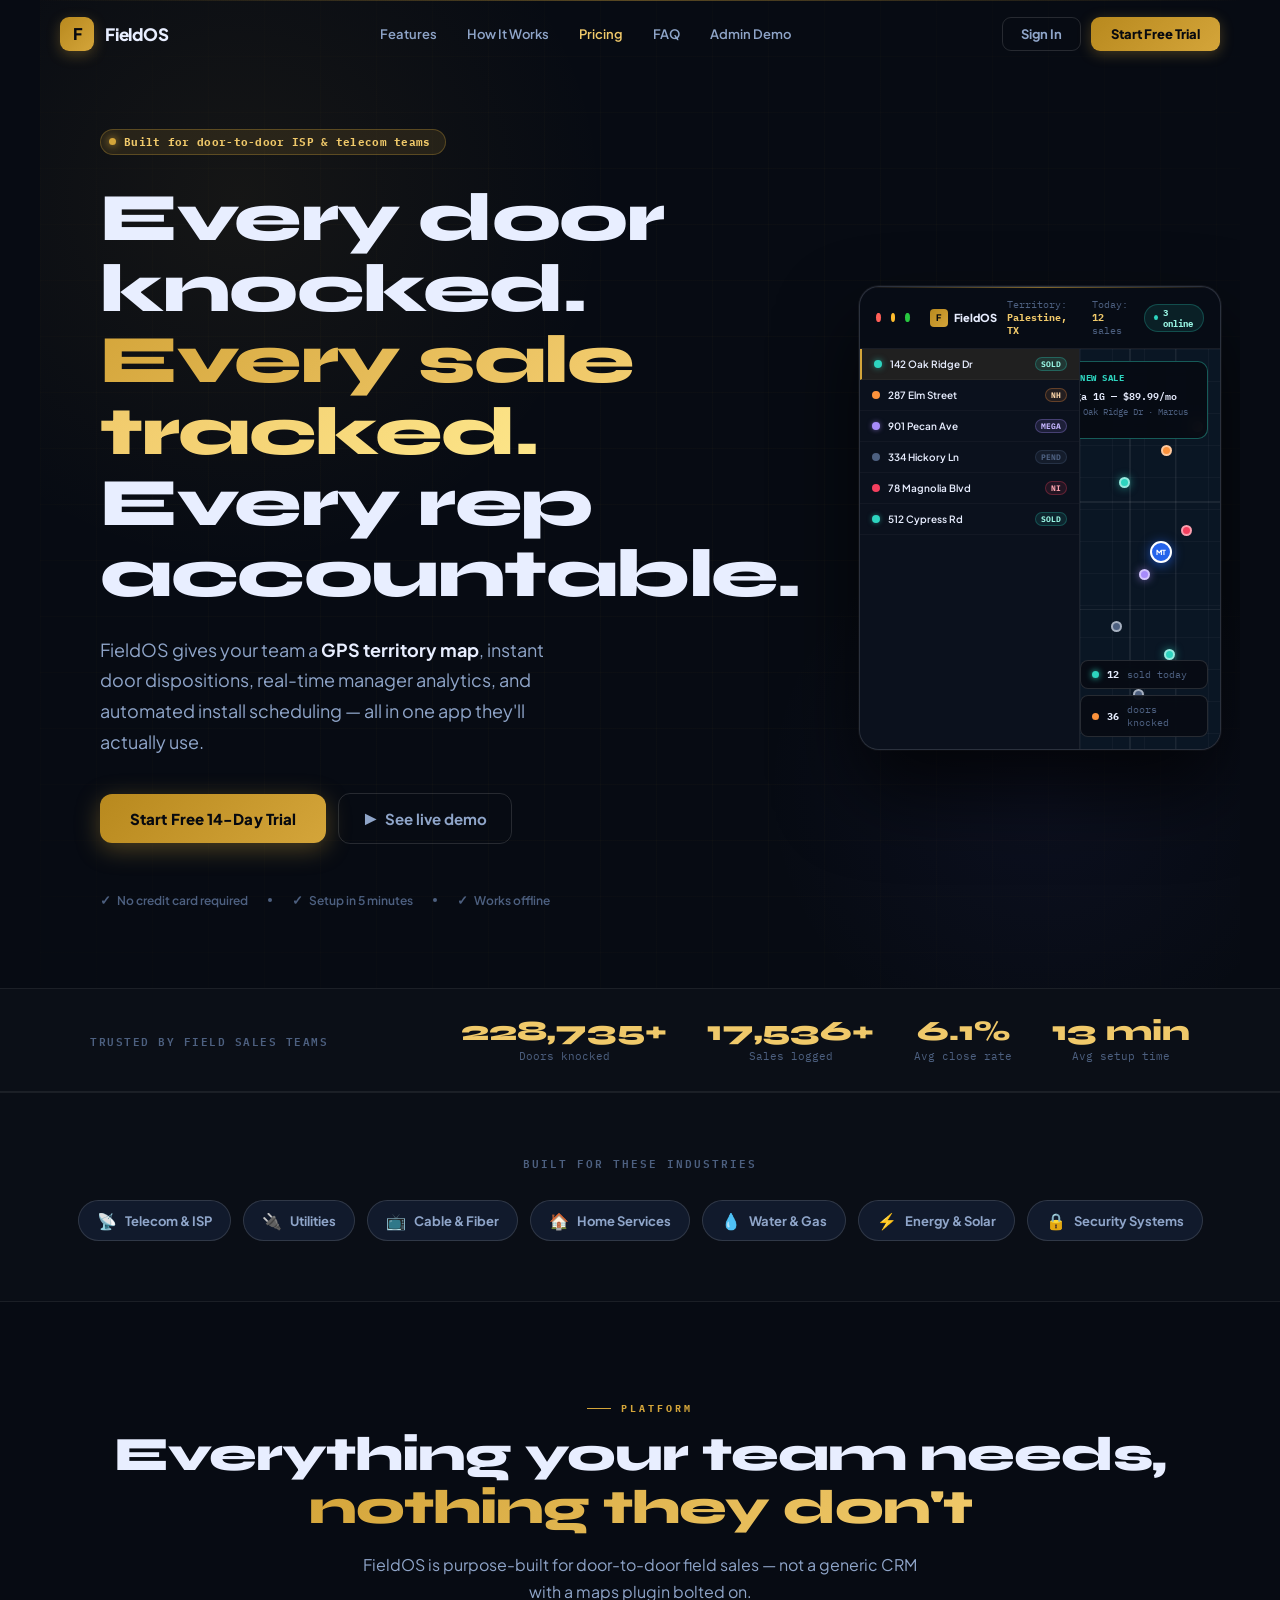
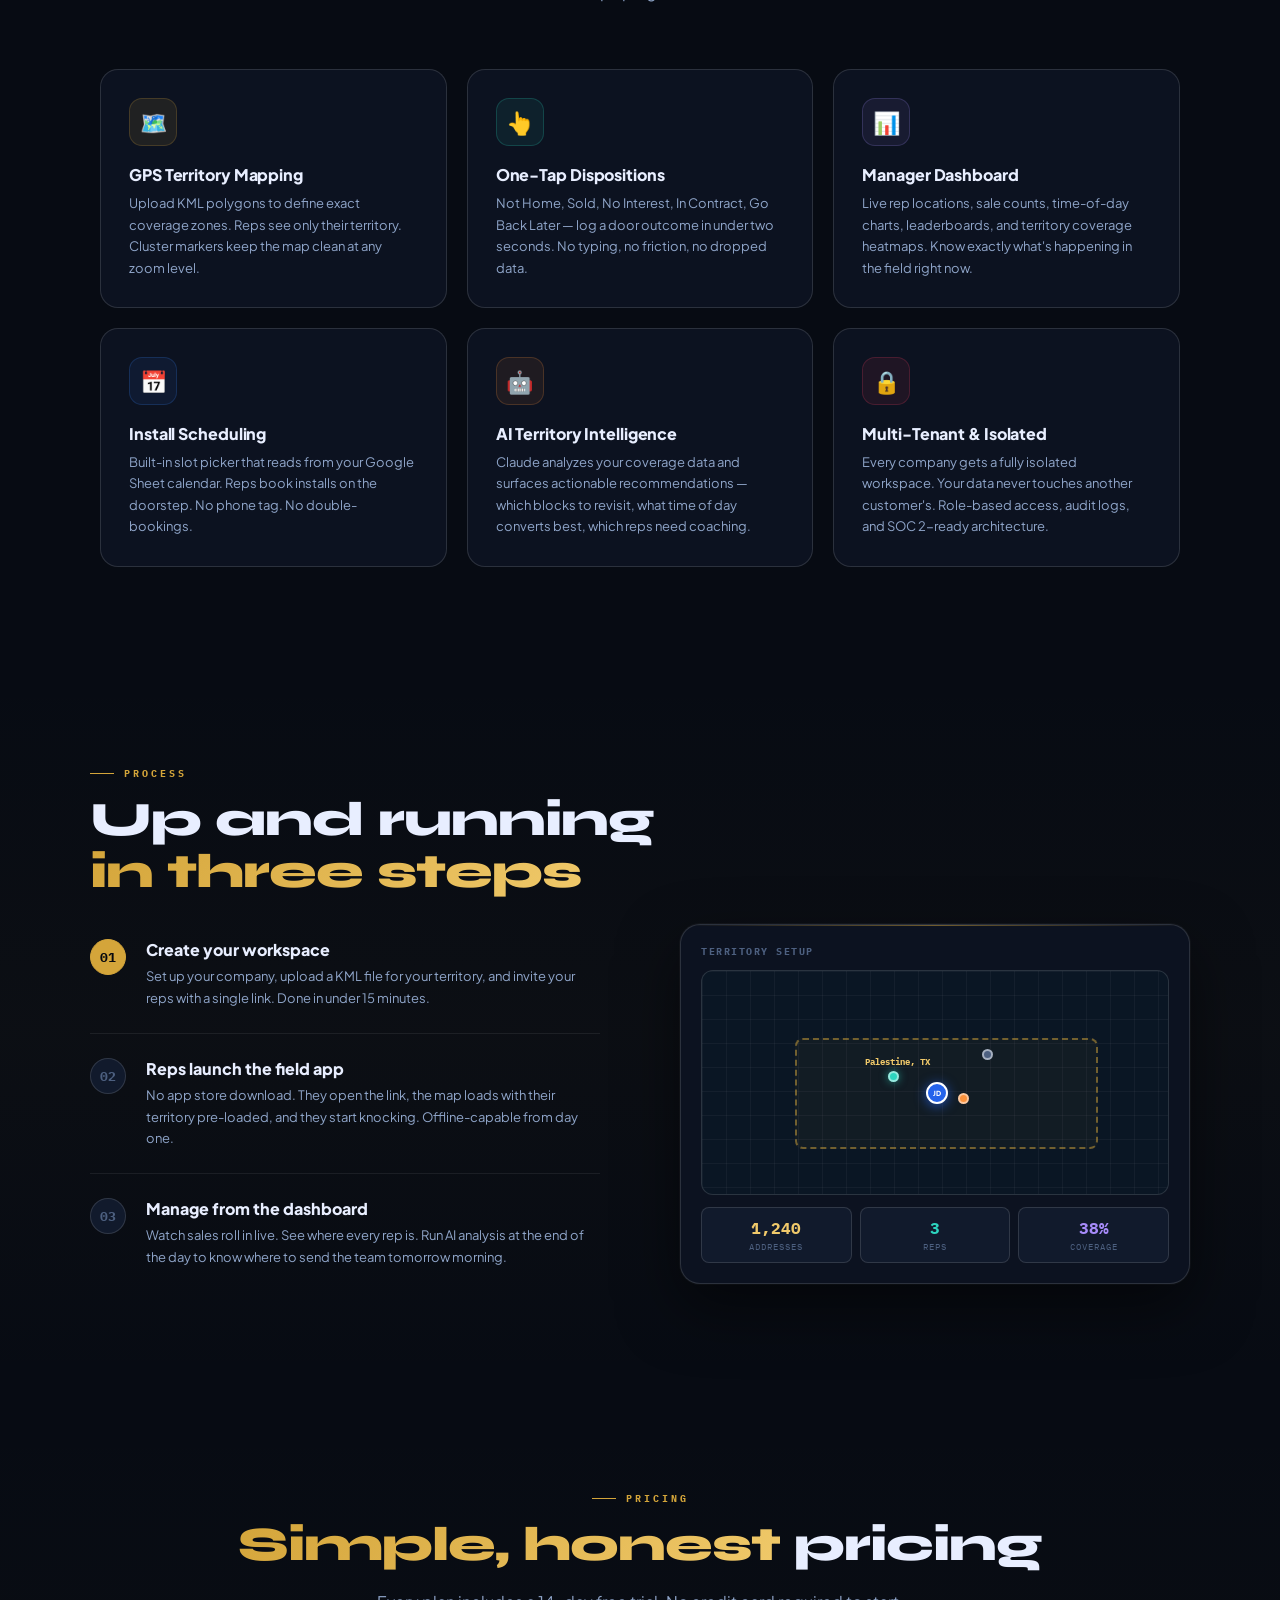
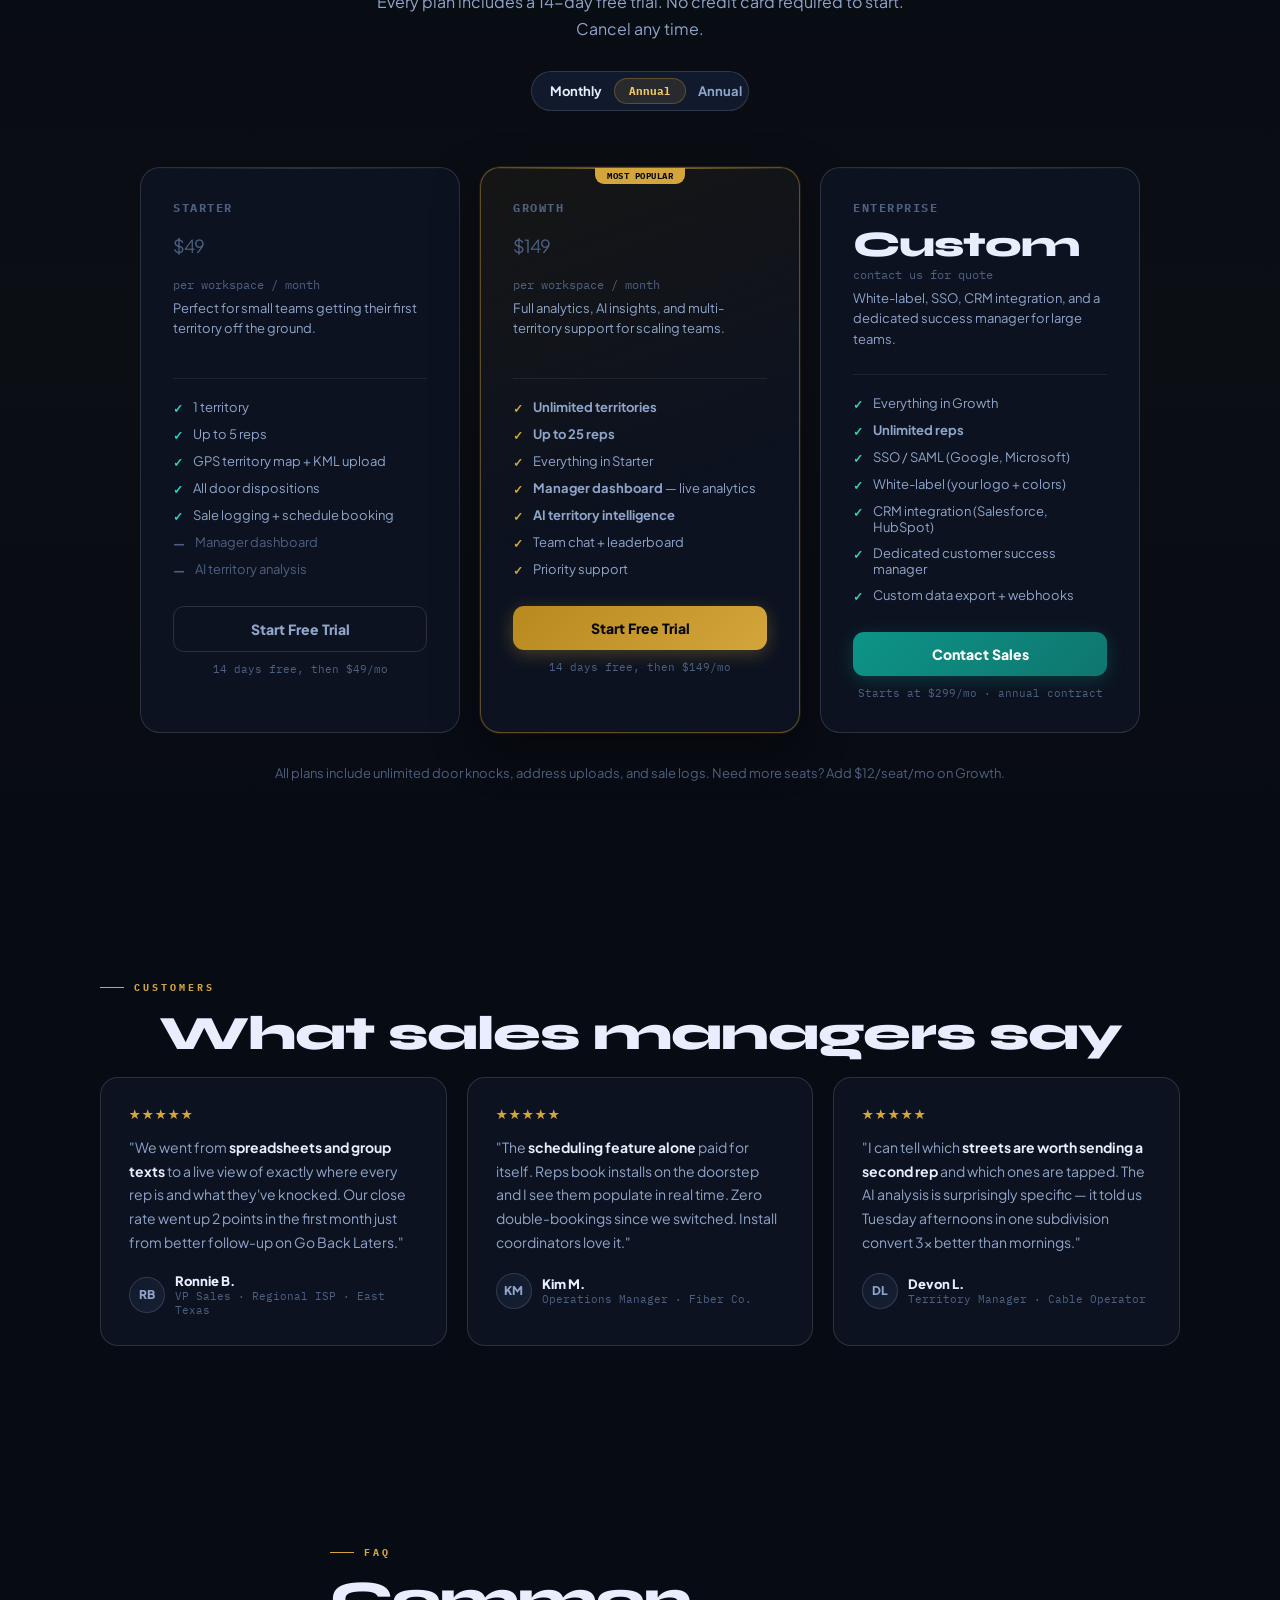
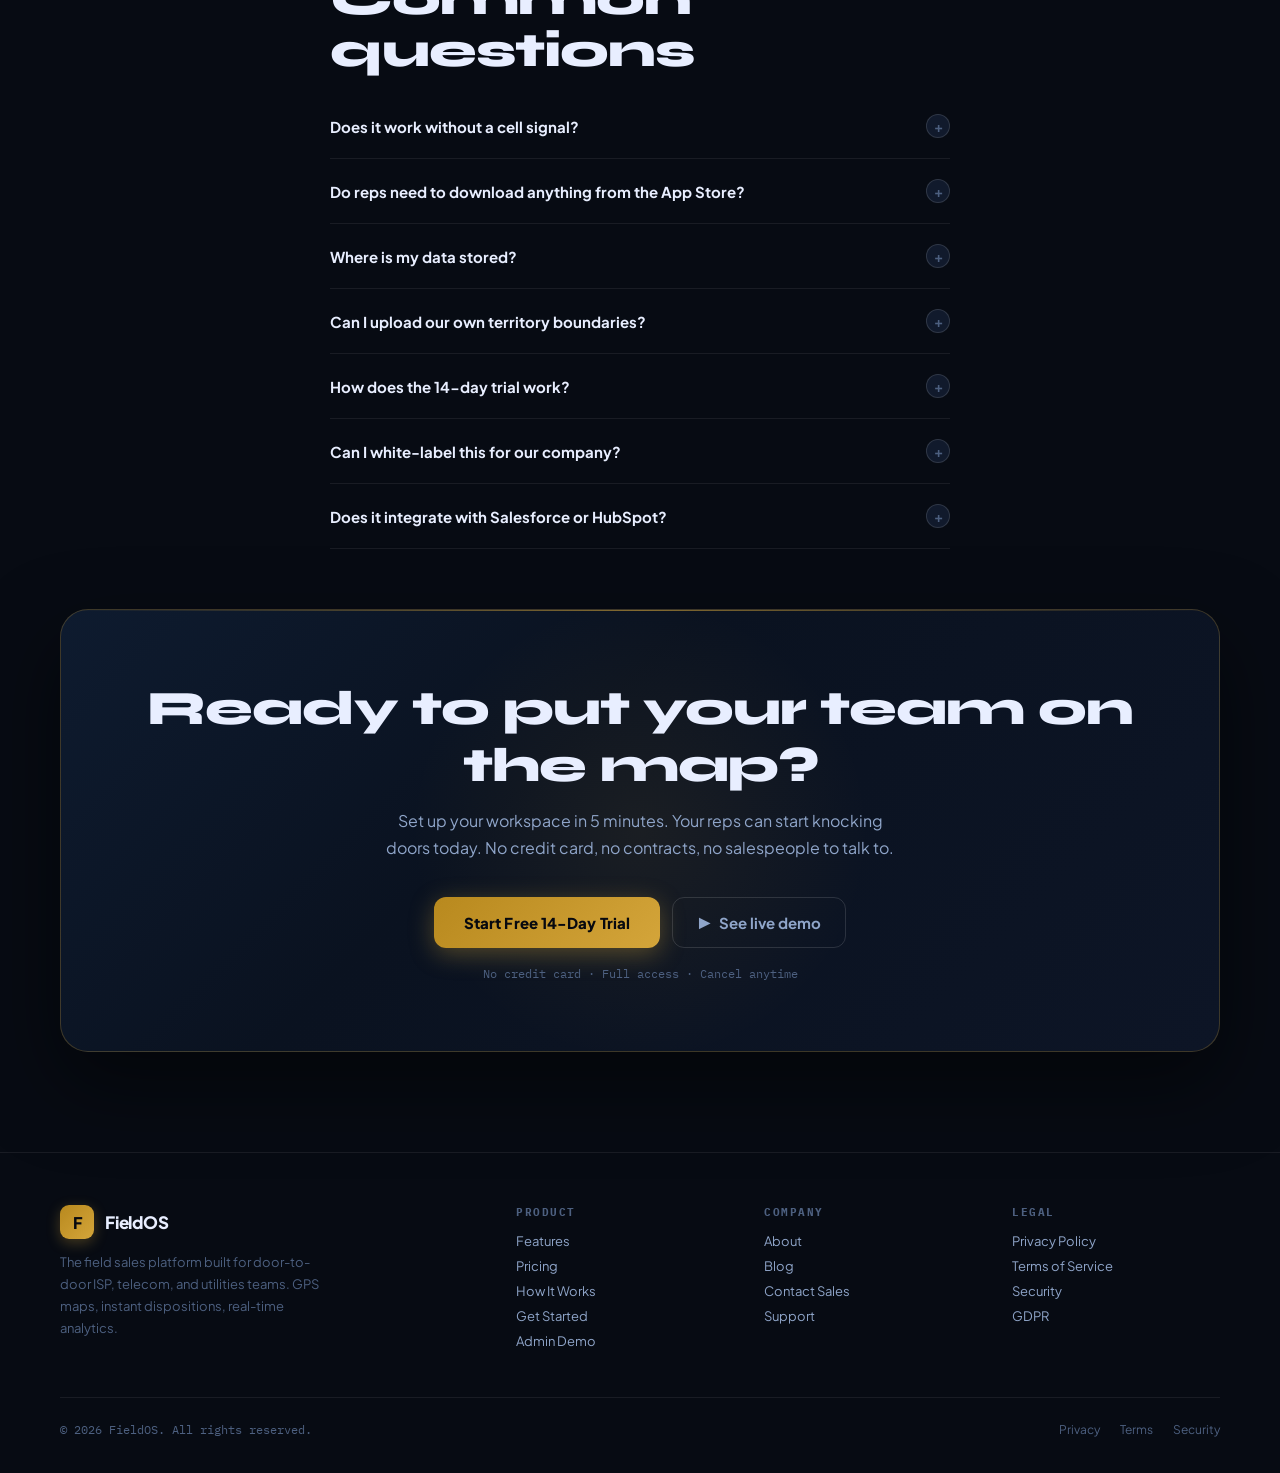
<file: landing.html>
<!DOCTYPE html>
<html lang="en">
<head>
<meta charset="UTF-8">
<meta name="viewport" content="width=device-width, initial-scale=1.0">
<title>FieldOS — The Field Sales Platform Built for Door-to-Door Teams</title>
<meta name="description" content="GPS territory mapping, one-tap dispositions, real-time analytics, and team management. Built for ISP, telecom, and utilities door-to-door sales teams.">
<link rel="preconnect" href="https://fonts.googleapis.com">
<link href="https://fonts.googleapis.com/css2?family=Syne:wght@700;800&family=Plus+Jakarta+Sans:wght@400;500;600;700;800&family=IBM+Plex+Mono:wght@400;500;600&display=swap" rel="stylesheet">
<style>
/* ══════════════════════════════════════════════════════
   TOKENS
══════════════════════════════════════════════════════ */
:root {
  --bg:       #070b13;
  --surface:  #0c1220;
  --s2:       #111a2c;
  --s3:       #162033;
  --border:   rgba(255,255,255,.07);
  --border-s: rgba(255,255,255,.13);
  --gold:     #d4a53a;
  --gold-dim: rgba(212,165,58,.12);
  --gold-t:   #f0c96a;
  --gig:      #2dd4bf;
  --mega:     #a78bfa;
  --danger:   #f43f5e;
  --warn:     #fb923c;
  --text:     #e8eeff;
  --t2:       #8fa5c9;
  --muted:    #4d6080;
  --nav-h:    68px;
}
*, *::before, *::after { box-sizing: border-box; margin: 0; padding: 0; }
html { scroll-behavior: smooth; }
body {
  font-family: 'Plus Jakarta Sans', sans-serif;
  background: var(--bg);
  color: var(--text);
  overflow-x: hidden;
  -webkit-font-smoothing: antialiased;
}
a { color: inherit; text-decoration: none; }
img { max-width: 100%; }

/* ══════════════════════════════════════════════════════
   NAV
══════════════════════════════════════════════════════ */
#nav {
  position: fixed; top: 0; left: 0; right: 0; z-index: 900;
  height: var(--nav-h);
  display: flex; align-items: center;
  padding: 0 clamp(20px, 5vw, 60px);
  background: rgba(7,11,19,.0);
  border-bottom: 1px solid transparent;
  transition: background .4s, border-color .4s, backdrop-filter .4s;
}
#nav.scrolled {
  background: rgba(7,11,19,.92);
  border-color: var(--border);
  backdrop-filter: blur(18px);
  -webkit-backdrop-filter: blur(18px);
}
.nav-logo {
  display: flex; align-items: center; gap: 11px;
  font-size: 17px; font-weight: 800; letter-spacing: -.2px;
  flex-shrink: 0;
}
.nav-mark {
  width: 34px; height: 34px;
  background: linear-gradient(135deg, #b8891e, var(--gold));
  border-radius: 9px;
  display: flex; align-items: center; justify-content: center;
  font-size: 16px; font-weight: 900; color: #07090f;
  box-shadow: 0 4px 14px rgba(212,165,58,.3);
}
.nav-links {
  display: flex; align-items: center; gap: 30px;
  margin: 0 auto;
  font-size: 13px; font-weight: 600; color: var(--t2);
}
.nav-links a:hover { color: var(--text); }
.nav-links a.active { color: var(--gold-t); }
.nav-cta {
  display: flex; align-items: center; gap: 10px; flex-shrink: 0;
}
.btn-ghost {
  background: none; border: 1px solid var(--border-s);
  border-radius: 9px; color: var(--t2);
  font-family: 'Plus Jakarta Sans', sans-serif;
  font-size: 13px; font-weight: 700; padding: 8px 18px; cursor: pointer;
  transition: all .18s;
}
.btn-ghost:hover { border-color: var(--gold); color: var(--gold-t); }
.btn-gold {
  background: linear-gradient(135deg, #b8891e, var(--gold));
  color: #07090f; border: none; border-radius: 9px;
  font-family: 'Plus Jakarta Sans', sans-serif;
  font-size: 13px; font-weight: 800; padding: 9px 20px; cursor: pointer;
  transition: all .2s; box-shadow: 0 3px 14px rgba(212,165,58,.3);
  white-space: nowrap;
}
.btn-gold:hover { filter: brightness(1.1); transform: translateY(-1px); box-shadow: 0 6px 22px rgba(212,165,58,.45); }
.nav-hamburger { display: none; background: none; border: none; color: var(--t2); font-size: 22px; cursor: pointer; }

/* Mobile nav */
@media (max-width: 768px) {
  .nav-links { display: none; }
  .nav-hamburger { display: block; margin-left: auto; margin-right: 12px; }
  #nav.menu-open .nav-links {
    display: flex; flex-direction: column; gap: 0;
    position: fixed; top: var(--nav-h); left: 0; right: 0;
    background: var(--surface); border-bottom: 1px solid var(--border-s);
    padding: 16px 24px 24px; align-items: flex-start;
    box-shadow: 0 12px 40px rgba(0,0,0,.5);
  }
  #nav.menu-open .nav-links a { padding: 12px 0; font-size: 15px; border-bottom: 1px solid var(--border); width: 100%; }
  #nav.menu-open .nav-links a:last-child { border-bottom: none; }
}

/* ══════════════════════════════════════════════════════
   HERO
══════════════════════════════════════════════════════ */
#hero {
  min-height: 100vh;
  padding: calc(var(--nav-h) + 60px) clamp(20px,5vw,60px) 80px;
  display: grid;
  grid-template-columns: 1fr 1.1fr;
  gap: 60px;
  align-items: center;
  position: relative;
  overflow: hidden;
}

/* Background effects */
.hero-bg {
  position: absolute; inset: 0; z-index: 0; pointer-events: none;
}
.hero-grid {
  position: absolute; inset: 0;
  background-image:
    linear-gradient(rgba(212,165,58,.028) 1px, transparent 1px),
    linear-gradient(90deg, rgba(212,165,58,.028) 1px, transparent 1px);
  background-size: 56px 56px;
  mask-image: radial-gradient(ellipse 85% 85% at 50% 50%, black 40%, transparent 100%);
  -webkit-mask-image: radial-gradient(ellipse 85% 85% at 50% 50%, black 40%, transparent 100%);
}
.hero-glow-l {
  position: absolute; width: 800px; height: 800px; border-radius: 50%;
  background: radial-gradient(circle, rgba(212,165,58,.07) 0%, transparent 65%);
  top: -200px; left: -200px;
}
.hero-glow-r {
  position: absolute; width: 600px; height: 600px; border-radius: 50%;
  background: radial-gradient(circle, rgba(99,102,241,.06) 0%, transparent 65%);
  bottom: -100px; right: -100px;
}
.hero-scan {
  position: absolute; left: 0; right: 0; height: 1px;
  background: linear-gradient(90deg, transparent, rgba(212,165,58,.4), transparent);
  animation: scan-line 8s linear infinite;
  top: 0;
}
@keyframes scan-line {
  0%   { top: 0%;   opacity: 0; }
  5%   { opacity: 1; }
  95%  { opacity: 1; }
  100% { top: 100%; opacity: 0; }
}

/* Left col */
.hero-left { position: relative; z-index: 1; }
.hero-badge {
  display: inline-flex; align-items: center; gap: 8px;
  background: var(--gold-dim); border: 1px solid rgba(212,165,58,.3);
  border-radius: 999px; padding: 5px 14px 5px 8px;
  font-size: 11px; font-weight: 700; color: var(--gold-t);
  font-family: 'IBM Plex Mono', monospace; letter-spacing: .3px;
  margin-bottom: 28px;
  opacity: 0; transform: translateY(16px);
  animation: rise .6s ease forwards .1s;
}
.hero-badge-dot {
  width: 7px; height: 7px; border-radius: 50%;
  background: var(--gold); box-shadow: 0 0 8px var(--gold);
  animation: blink 2s ease-in-out infinite;
}
@keyframes blink { 0%,100%{opacity:.6} 50%{opacity:1} }

.hero-h1 {
  font-family: 'Syne', sans-serif;
  font-size: clamp(38px, 5.5vw, 68px);
  font-weight: 800;
  line-height: 1.05;
  letter-spacing: -1.5px;
  margin-bottom: 24px;
  opacity: 0; transform: translateY(20px);
  animation: rise .7s ease forwards .25s;
}
.hero-h1 em {
  font-style: normal;
  background: linear-gradient(135deg, var(--gold), var(--gold-t), #fde68a);
  -webkit-background-clip: text;
  -webkit-text-fill-color: transparent;
  background-clip: text;
}
.hero-sub {
  font-size: clamp(15px, 1.8vw, 18px);
  color: var(--t2); line-height: 1.7; max-width: 480px;
  margin-bottom: 36px;
  opacity: 0; transform: translateY(16px);
  animation: rise .7s ease forwards .4s;
}
.hero-sub strong { color: var(--text); }
.hero-actions {
  display: flex; gap: 12px; align-items: center; flex-wrap: wrap;
  margin-bottom: 48px;
  opacity: 0; transform: translateY(16px);
  animation: rise .7s ease forwards .55s;
}
.btn-hero {
  padding: 15px 30px;
  background: linear-gradient(135deg, #b8891e, var(--gold));
  color: #07090f; border: none; border-radius: 12px;
  font-family: 'Plus Jakarta Sans', sans-serif;
  font-size: 15px; font-weight: 800; cursor: pointer;
  transition: all .25s; box-shadow: 0 6px 24px rgba(212,165,58,.35);
  letter-spacing: .1px;
}
.btn-hero:hover { filter: brightness(1.08); transform: translateY(-2px); box-shadow: 0 10px 32px rgba(212,165,58,.5); }
.btn-hero-ghost {
  padding: 15px 24px; background: none;
  border: 1px solid var(--border-s); border-radius: 12px;
  color: var(--t2); font-family: 'Plus Jakarta Sans', sans-serif;
  font-size: 15px; font-weight: 700; cursor: pointer;
  transition: all .2s; display: flex; align-items: center; gap: 8px;
}
.btn-hero-ghost:hover { border-color: var(--gold); color: var(--gold-t); }

.hero-trust {
  display: flex; align-items: center; gap: 20px; flex-wrap: wrap;
  opacity: 0; animation: rise .6s ease forwards .7s;
}
.hero-trust-item {
  display: flex; align-items: center; gap: 6px;
  font-size: 12px; color: var(--muted); font-weight: 600;
}
.hero-trust-item span { font-size: 13px; }
.hero-trust-sep { width: 4px; height: 4px; border-radius: 50%; background: var(--muted); }

@keyframes rise { to { opacity: 1; transform: translateY(0); } }

/* ── DASHBOARD MOCKUP ────────────────────────────────────── */
.hero-right {
  position: relative; z-index: 1;
  opacity: 0; transform: translateX(30px) scale(.97);
  animation: hero-right-in .9s cubic-bezier(.4,0,.2,1) forwards .5s;
}
@keyframes hero-right-in { to { opacity: 1; transform: translateX(0) scale(1); } }

.mock-device {
  background: var(--surface);
  border: 1px solid var(--border-s);
  border-radius: 20px;
  overflow: hidden;
  box-shadow:
    0 40px 80px rgba(0,0,0,.7),
    0 0 0 1px rgba(255,255,255,.06),
    inset 0 1px 0 rgba(255,255,255,.06);
  position: relative;
}
.mock-device::before {
  content: '';
  position: absolute; top: 0; left: 0; right: 0; height: 1px;
  background: linear-gradient(90deg, transparent, rgba(212,165,58,.6), transparent);
}

/* Topbar */
.mock-topbar {
  display: flex; align-items: center; gap: 10px;
  padding: 11px 16px;
  background: rgba(7,11,19,.8);
  border-bottom: 1px solid var(--border);
}
.mock-tb-dot { width: 9px; height: 9px; border-radius: 50%; }
.mock-tb-dot:nth-child(1) { background: #ff5f57; }
.mock-tb-dot:nth-child(2) { background: #febc2e; }
.mock-tb-dot:nth-child(3) { background: #28c840; }
.mock-tb-logo {
  margin-left: 10px; font-size: 11px; font-weight: 800;
  color: var(--text); display: flex; align-items: center; gap: 6px;
}
.mock-tb-mark {
  width: 18px; height: 18px; background: linear-gradient(135deg,#b8891e,var(--gold));
  border-radius: 4px; display: flex; align-items: center; justify-content: center;
  font-size: 9px; font-weight: 900; color: #07090f;
}
.mock-tb-stats {
  display: flex; gap: 18px; margin-left: auto;
  font-size: 10px; font-family: 'IBM Plex Mono', monospace;
}
.mock-tb-stat { color: var(--muted); }
.mock-tb-stat strong { color: var(--gold-t); }
.mock-tb-online {
  display: flex; align-items: center; gap: 5px;
  background: rgba(45,212,191,.1); border: 1px solid rgba(45,212,191,.25);
  border-radius: 20px; padding: 2px 9px;
  font-size: 9px; font-weight: 700; color: #99f6e4; font-family: 'IBM Plex Mono',monospace;
}
.mock-tb-online-dot { width: 5px; height: 5px; border-radius: 50%; background: var(--gig); animation: blink 1.8s infinite; }

/* Body */
.mock-body { display: grid; grid-template-columns: 220px 1fr; height: 400px; }

/* Sidebar */
.mock-sidebar {
  background: rgba(11,17,28,.6);
  border-right: 1px solid var(--border);
  display: flex; flex-direction: column;
  overflow: hidden;
}
.mock-addr {
  display: flex; align-items: center; gap: 8px;
  padding: 8px 12px; border-bottom: 1px solid rgba(255,255,255,.03);
  font-size: 10px; transition: background .1s;
}
.mock-addr:first-child { background: rgba(212,165,58,.1); border-left: 2px solid var(--gold); }
.mock-addr-dot { width: 8px; height: 8px; border-radius: 50%; flex-shrink: 0; }
.mock-addr-info { flex: 1; min-width: 0; }
.mock-addr-st { font-size: 10px; font-weight: 600; color: var(--text); white-space: nowrap; overflow: hidden; text-overflow: ellipsis; }
.mock-addr-tag { font-size: 8px; padding: 1px 5px; border-radius: 8px; margin-left: auto; flex-shrink: 0; font-weight: 700; font-family: 'IBM Plex Mono',monospace; }

/* Map area */
.mock-map {
  background: #0a1624;
  position: relative; overflow: hidden;
}
/* Faux map tiles */
.mock-map-grid {
  position: absolute; inset: 0;
  background-image:
    linear-gradient(rgba(255,255,255,.03) 1px, transparent 1px),
    linear-gradient(90deg, rgba(255,255,255,.03) 1px, transparent 1px);
  background-size: 32px 32px;
}
.mock-map-road {
  position: absolute; background: rgba(255,255,255,.07);
}
.mock-map-road.h1 { top: 38%; left: 0; right: 0; height: 2px; }
.mock-map-road.h2 { top: 65%; left: 0; right: 0; height: 1px; }
.mock-map-road.v1 { left: 35%; top: 0; bottom: 0; width: 2px; }
.mock-map-road.v2 { left: 68%; top: 0; bottom: 0; width: 1px; }

/* Map pins */
.mock-pin {
  position: absolute; width: 11px; height: 11px; border-radius: 50%;
  border: 2px solid rgba(255,255,255,.5); cursor: pointer;
  transition: transform .2s;
}
.mock-pin:hover { transform: scale(1.4); }
.mock-pin.sold  { background: var(--gig); box-shadow: 0 0 8px rgba(45,212,191,.6); }
.mock-pin.nh    { background: var(--warn); }
.mock-pin.ni    { background: var(--danger); }
.mock-pin.pend  { background: var(--muted); }
.mock-pin.mega  { background: var(--mega); box-shadow: 0 0 8px rgba(167,139,250,.6); }
.mock-pin.rep   {
  width: 22px; height: 22px;
  background: #2563eb; border: 2px solid #fff;
  box-shadow: 0 2px 12px rgba(37,99,235,.7);
  display: flex; align-items: center; justify-content: center;
  font-size: 7px; font-weight: 800; color: #fff;
  animation: rep-pulse 2.2s ease-out infinite;
}
@keyframes rep-pulse {
  0% { box-shadow: 0 0 0 0 rgba(37,99,235,.5), 0 2px 12px rgba(37,99,235,.7); }
  70% { box-shadow: 0 0 0 10px rgba(37,99,235,0), 0 2px 12px rgba(37,99,235,.7); }
  100% { box-shadow: 0 0 0 0 rgba(37,99,235,0), 0 2px 12px rgba(37,99,235,.7); }
}

/* Stat overlay */
.mock-stats-overlay {
  position: absolute; bottom: 12px; right: 12px;
  display: flex; flex-direction: column; gap: 6px;
}
.mock-stat-chip {
  background: rgba(7,11,19,.88);
  border: 1px solid var(--border-s);
  border-radius: 8px; padding: 7px 11px;
  backdrop-filter: blur(8px);
  display: flex; align-items: center; gap: 8px;
  font-size: 10px; font-family: 'IBM Plex Mono', monospace;
}
.mock-stat-chip-dot { width: 7px; height: 7px; border-radius: 50%; flex-shrink: 0; }
.mock-stat-chip-val { font-weight: 700; color: var(--text); }
.mock-stat-chip-lbl { color: var(--muted); }

/* Sale toast animation */
.mock-toast {
  position: absolute; top: 12px; right: 12px;
  background: rgba(7,11,19,.95);
  border: 1px solid rgba(45,212,191,.4);
  border-radius: 10px; padding: 10px 14px;
  font-size: 10px; font-family: 'IBM Plex Mono', monospace;
  backdrop-filter: blur(8px);
  animation: toast-cycle 6s ease-in-out infinite;
  min-width: 160px;
}
.mock-toast-head { color: var(--gig); font-weight: 700; margin-bottom: 3px; font-size: 9px; letter-spacing: .5px; text-transform: uppercase; }
.mock-toast-body { color: var(--text); font-weight: 600; }
.mock-toast-sub  { color: var(--muted); font-size: 9px; margin-top: 2px; }
@keyframes toast-cycle {
  0%,12%   { opacity: 1; transform: translateY(0); }
  15%,85%  { opacity: 1; transform: translateY(0); }
  88%,100% { opacity: 0; transform: translateY(-8px); }
}

/* ══════════════════════════════════════════════════════
   SOCIAL PROOF BAR
══════════════════════════════════════════════════════ */
#proof-bar {
  padding: 28px clamp(20px,5vw,60px);
  border-top: 1px solid var(--border);
  border-bottom: 1px solid var(--border);
  background: rgba(255,255,255,.015);
}
.proof-inner {
  max-width: 1100px; margin: 0 auto;
  display: flex; align-items: center; justify-content: space-between;
  flex-wrap: wrap; gap: 24px;
}
.proof-label {
  font-size: 11px; color: var(--muted); font-weight: 600;
  text-transform: uppercase; letter-spacing: 1.5px;
  font-family: 'IBM Plex Mono', monospace;
  flex-shrink: 0;
}
.proof-stats {
  display: flex; gap: 40px; flex-wrap: wrap;
}
.proof-stat { text-align: center; }
.proof-num {
  font-family: 'Syne', sans-serif;
  font-size: 28px; font-weight: 800; color: var(--gold-t); line-height: 1;
}
.proof-unit { font-family: 'IBM Plex Mono', monospace; font-size: 11px; color: var(--muted); margin-top: 4px; }

/* ══════════════════════════════════════════════════════
   SECTIONS
══════════════════════════════════════════════════════ */
section {
  padding: 100px clamp(20px,5vw,60px);
  max-width: 1200px; margin: 0 auto;
  position: relative;
}
.section-eyebrow {
  font-size: 10px; font-weight: 700; letter-spacing: 3px;
  text-transform: uppercase; color: var(--gold);
  font-family: 'IBM Plex Mono', monospace; margin-bottom: 14px;
  display: flex; align-items: center; gap: 10px;
}
.section-eyebrow::before { content: ''; width: 24px; height: 1px; background: var(--gold); }
.section-h2 {
  font-family: 'Syne', sans-serif;
  font-size: clamp(28px, 4vw, 48px);
  font-weight: 800; letter-spacing: -1px; line-height: 1.1;
  margin-bottom: 16px;
}
.section-h2 em {
  font-style: normal;
  background: linear-gradient(135deg, var(--gold), var(--gold-t));
  -webkit-background-clip: text; -webkit-text-fill-color: transparent;
  background-clip: text;
}
.section-sub {
  font-size: 16px; color: var(--t2); line-height: 1.7;
  max-width: 560px; margin-bottom: 60px;
}

/* Reveal animation */
.reveal {
  opacity: 0; transform: translateY(28px);
  transition: opacity .65s ease, transform .65s ease;
}
.reveal.visible { opacity: 1; transform: translateY(0); }
.reveal-delay-1 { transition-delay: .1s; }
.reveal-delay-2 { transition-delay: .2s; }
.reveal-delay-3 { transition-delay: .3s; }
.reveal-delay-4 { transition-delay: .4s; }

/* ══════════════════════════════════════════════════════
   FEATURES
══════════════════════════════════════════════════════ */
#features { background: transparent; }
.features-header { text-align: center; margin-bottom: 64px; }
.features-header .section-sub { margin: 0 auto; }
.feat-grid {
  display: grid;
  grid-template-columns: repeat(3, 1fr);
  gap: 20px;
}
.feat-card {
  background: var(--surface);
  border: 1px solid var(--border-s);
  border-radius: 18px; padding: 28px;
  transition: border-color .25s, box-shadow .25s, transform .25s;
  position: relative; overflow: hidden;
}
.feat-card::before {
  content: ''; position: absolute; top: 0; left: 0; right: 0; height: 1px;
  background: linear-gradient(90deg, transparent, var(--gold), transparent);
  opacity: 0; transition: opacity .3s;
}
.feat-card:hover { border-color: rgba(212,165,58,.3); box-shadow: 0 12px 40px rgba(0,0,0,.4), 0 0 0 1px rgba(212,165,58,.08); transform: translateY(-3px); }
.feat-card:hover::before { opacity: .6; }
.feat-icon {
  width: 48px; height: 48px; border-radius: 13px;
  display: flex; align-items: center; justify-content: center;
  font-size: 22px; margin-bottom: 18px;
  background: var(--s2); border: 1px solid var(--border-s);
}
.feat-icon.gold   { background: rgba(212,165,58,.1);  border-color: rgba(212,165,58,.2);  }
.feat-icon.teal   { background: rgba(45,212,191,.08); border-color: rgba(45,212,191,.2);  }
.feat-icon.purple { background: rgba(167,139,250,.08);border-color: rgba(167,139,250,.2); }
.feat-icon.blue   { background: rgba(59,130,246,.08); border-color: rgba(59,130,246,.2);  }
.feat-icon.warn   { background: rgba(251,146,60,.08); border-color: rgba(251,146,60,.2);  }
.feat-icon.red    { background: rgba(244,63,94,.08);  border-color: rgba(244,63,94,.2);   }
.feat-title { font-size: 16px; font-weight: 800; margin-bottom: 8px; letter-spacing: -.1px; }
.feat-desc  { font-size: 13px; color: var(--t2); line-height: 1.65; }

/* ══════════════════════════════════════════════════════
   HOW IT WORKS
══════════════════════════════════════════════════════ */
#how {
  background: linear-gradient(180deg, transparent 0%, rgba(212,165,58,.025) 50%, transparent 100%);
}
.how-grid { display: grid; grid-template-columns: 1fr 1fr; gap: 80px; align-items: center; }
.how-steps { display: flex; flex-direction: column; gap: 0; }
.how-step {
  display: flex; gap: 20px; padding: 24px 0;
  border-bottom: 1px solid var(--border);
  cursor: pointer;
}
.how-step:last-child { border-bottom: none; }
.how-step:hover .how-step-num { background: var(--gold-dim); border-color: rgba(212,165,58,.4); color: var(--gold-t); }
.how-step-num {
  width: 36px; height: 36px; border-radius: 50%; flex-shrink: 0;
  background: var(--s2); border: 1px solid var(--border-s);
  display: flex; align-items: center; justify-content: center;
  font-size: 13px; font-weight: 800; color: var(--muted);
  font-family: 'IBM Plex Mono', monospace;
  transition: all .2s;
}
.how-step.active .how-step-num { background: var(--gold); color: #07090f; border-color: var(--gold); }
.how-step-body { flex: 1; }
.how-step-title { font-size: 16px; font-weight: 800; margin-bottom: 6px; }
.how-step-desc  { font-size: 13px; color: var(--t2); line-height: 1.65; }

/* Animated feature screen */
.how-screen {
  background: var(--surface);
  border: 1px solid var(--border-s);
  border-radius: 20px; overflow: hidden;
  box-shadow: 0 24px 60px rgba(0,0,0,.5), 0 0 0 1px rgba(255,255,255,.04);
  position: relative; height: 360px;
}
.how-screen::before {
  content: ''; position: absolute; top: 0; left: 0; right: 0; height: 1px;
  background: linear-gradient(90deg, transparent, var(--gold), transparent); opacity: .5;
}
.how-panel { position: absolute; inset: 0; opacity: 0; transition: opacity .4s; padding: 20px; display: flex; flex-direction: column; gap: 12px; }
.how-panel.active { opacity: 1; }

/* Panel 1: map minimap */
.minimap {
  flex: 1; background: #0a1624; border-radius: 12px;
  border: 1px solid var(--border-s); position: relative; overflow: hidden;
}
.minimap-grid {
  position: absolute; inset: 0;
  background-image: linear-gradient(rgba(255,255,255,.04) 1px,transparent 1px),linear-gradient(90deg,rgba(255,255,255,.04) 1px,transparent 1px);
  background-size: 24px 24px;
}

/* Panel 2: disposition buttons */
.disp-grid { display: grid; grid-template-columns: repeat(2,1fr); gap: 8px; flex: 1; }
.disp-btn {
  background: var(--s2); border: 1px solid var(--border-s); border-radius: 10px;
  padding: 14px 10px; font-size: 12px; font-weight: 700; text-align: center; color: var(--t2);
  transition: all .2s; cursor: pointer;
}
.disp-btn:hover { transform: scale(1.02); }
.disp-btn.d-nh  { border-color: rgba(251,146,60,.4);  color: #fed7aa; background: rgba(251,146,60,.08); }
.disp-btn.d-mega{ border-color: rgba(167,139,250,.4); color: #c4b5fd; background: rgba(167,139,250,.1); }
.disp-btn.d-gig { border-color: rgba(45,212,191,.4);  color: #99f6e4; background: rgba(45,212,191,.08); }
.disp-btn.d-ic  { border-color: rgba(129,140,248,.4); color: #a5b4fc; background: rgba(129,140,248,.1); }
.disp-btn.d-ni  { border-color: rgba(244,63,94,.4);   color: #fda4af; background: rgba(244,63,94,.08); }
.disp-btn.d-cb  { border-color: rgba(212,165,58,.4);  color: var(--gold-t); background: var(--gold-dim); }

/* Panel 3: analytics */
.ana-bars { display: flex; flex-direction: column; gap: 10px; flex: 1; }
.ana-bar-row { display: flex; flex-direction: column; gap: 4px; }
.ana-bar-head { display: flex; justify-content: space-between; font-size: 11px; }
.ana-bar-lbl  { color: var(--text); font-weight: 600; }
.ana-bar-val  { font-family: 'IBM Plex Mono', monospace; color: var(--gold-t); font-size: 10px; }
.ana-bar-track { height: 6px; background: rgba(255,255,255,.05); border-radius: 3px; overflow: hidden; }
.ana-bar-fill  { height: 100%; border-radius: 3px; transition: width 1.2s cubic-bezier(.4,0,.2,1); }

/* ══════════════════════════════════════════════════════
   VERTICAL FIT
══════════════════════════════════════════════════════ */
#verticals {
  text-align: center;
  padding: 60px clamp(20px,5vw,60px);
  border-top: 1px solid var(--border);
  border-bottom: 1px solid var(--border);
  background: rgba(255,255,255,.01);
}
.vert-label { font-size: 11px; color: var(--muted); font-weight: 600; text-transform: uppercase; letter-spacing: 2px; font-family: 'IBM Plex Mono',monospace; margin-bottom: 28px; }
.vert-chips { display: flex; flex-wrap: wrap; gap: 12px; justify-content: center; }
.vert-chip {
  display: flex; align-items: center; gap: 8px;
  background: var(--s2); border: 1px solid var(--border-s);
  border-radius: 999px; padding: 9px 18px;
  font-size: 13px; font-weight: 700; color: var(--t2);
  transition: all .2s;
}
.vert-chip:hover { border-color: rgba(212,165,58,.35); color: var(--text); }
.vert-chip span { font-size: 16px; }

/* ══════════════════════════════════════════════════════
   PRICING
══════════════════════════════════════════════════════ */
#pricing { scroll-margin-top: var(--nav-h); }
.pricing-header { text-align: center; }
.pricing-toggle {
  display: inline-flex; align-items: center; gap: 12px;
  background: var(--s2); border: 1px solid var(--border-s);
  border-radius: 999px; padding: 6px 6px 6px 18px;
  margin: 0 auto 56px; font-size: 13px; font-weight: 700; color: var(--t2);
}
.toggle-opt { cursor: pointer; transition: color .15s; }
.toggle-opt.active { color: var(--text); }
.toggle-pill {
  background: var(--gold-dim); border: 1px solid rgba(212,165,58,.3);
  border-radius: 999px; padding: 5px 14px; font-size: 11px;
  color: var(--gold-t); font-weight: 800; cursor: pointer;
  transition: all .2s; font-family: 'IBM Plex Mono', monospace;
}
.annual-badge {
  background: rgba(45,212,191,.12); border: 1px solid rgba(45,212,191,.3);
  border-radius: 999px; padding: 3px 10px;
  font-size: 10px; color: #99f6e4; font-weight: 700;
  font-family: 'IBM Plex Mono', monospace;
}

.pricing-grid {
  display: grid; grid-template-columns: repeat(3, 1fr);
  gap: 20px; max-width: 1000px; margin: 0 auto;
}
.price-card {
  background: var(--surface);
  border: 1px solid var(--border-s);
  border-radius: 20px; padding: 32px;
  position: relative; overflow: hidden;
  transition: transform .25s, box-shadow .25s;
}
.price-card:hover { transform: translateY(-4px); box-shadow: 0 24px 60px rgba(0,0,0,.5); }
.price-card.featured {
  border-color: rgba(212,165,58,.4);
  background: linear-gradient(160deg, rgba(212,165,58,.06) 0%, var(--surface) 60%);
  box-shadow: 0 0 0 1px rgba(212,165,58,.1), 0 16px 48px rgba(0,0,0,.4);
}
.price-card::before {
  content: ''; position: absolute; top: 0; left: 0; right: 0; height: 1px;
  background: linear-gradient(90deg, transparent, var(--border-s), transparent);
}
.price-card.featured::before {
  background: linear-gradient(90deg, transparent, var(--gold), transparent);
  opacity: .7;
}
.price-pop {
  position: absolute; top: -1px; left: 50%; transform: translateX(-50%);
  background: var(--gold); color: #07090f;
  font-size: 9px; font-weight: 800; padding: 3px 12px;
  border-radius: 0 0 9px 9px; letter-spacing: .5px;
  text-transform: uppercase; font-family: 'IBM Plex Mono', monospace;
  white-space: nowrap;
}
.price-tier { font-size: 12px; font-weight: 700; color: var(--muted); text-transform: uppercase; letter-spacing: 1.5px; font-family: 'IBM Plex Mono',monospace; margin-bottom: 12px; }
.price-num {
  font-family: 'Syne', sans-serif; font-size: 46px; font-weight: 800;
  color: var(--text); line-height: 1; margin-bottom: 4px; letter-spacing: -1px;
}
.price-num span { font-size: 18px; color: var(--muted); font-weight: 400; vertical-align: top; margin-top: 10px; display: inline-block; font-family: 'Plus Jakarta Sans',sans-serif; }
.price-cycle { font-size: 12px; color: var(--muted); margin-bottom: 6px; font-family: 'IBM Plex Mono', monospace; }
.price-desc { font-size: 13px; color: var(--t2); line-height: 1.6; margin-bottom: 24px; min-height: 56px; }
.price-divider { height: 1px; background: var(--border); margin-bottom: 20px; }
.price-features { display: flex; flex-direction: column; gap: 10px; margin-bottom: 28px; }
.pf-row { display: flex; align-items: flex-start; gap: 10px; font-size: 13px; color: var(--t2); }
.pf-check { color: var(--gig); font-size: 12px; font-weight: 800; flex-shrink: 0; margin-top: 2px; }
.pf-check.gold { color: var(--gold); }
.pf-check.dim  { color: var(--muted); }
.price-cta {
  width: 100%; padding: 13px; border-radius: 11px;
  font-family: 'Plus Jakarta Sans', sans-serif; font-size: 14px; font-weight: 800;
  cursor: pointer; transition: all .22s;
}
.price-cta.ghost { background: none; border: 1px solid var(--border-s); color: var(--t2); }
.price-cta.ghost:hover { border-color: var(--gold); color: var(--gold-t); }
.price-cta.gold  { background: linear-gradient(135deg,#b8891e,var(--gold)); color:#07090f; border:none; box-shadow: 0 4px 18px rgba(212,165,58,.3); }
.price-cta.gold:hover  { filter: brightness(1.08); transform: translateY(-1px); }
.price-cta.teal  { background: linear-gradient(135deg,#0d9488,#0f766e); color:#fff; border:none; box-shadow: 0 4px 18px rgba(13,148,136,.3); }
.price-cta.teal:hover  { filter: brightness(1.1); transform: translateY(-1px); }
.price-note { text-align: center; font-size: 11px; color: var(--muted); margin-top: 10px; font-family: 'IBM Plex Mono', monospace; }

/* ══════════════════════════════════════════════════════
   TESTIMONIALS
══════════════════════════════════════════════════════ */
#testimonials { text-align: center; }
.testi-grid {
  display: grid; grid-template-columns: repeat(3, 1fr);
  gap: 20px; margin-top: 0;
}
.testi-card {
  background: var(--surface); border: 1px solid var(--border-s);
  border-radius: 18px; padding: 28px; text-align: left;
  transition: border-color .2s, transform .2s;
}
.testi-card:hover { border-color: rgba(212,165,58,.25); transform: translateY(-2px); }
.testi-stars { color: var(--gold); font-size: 13px; margin-bottom: 14px; letter-spacing: 2px; }
.testi-quote { font-size: 14px; line-height: 1.7; color: var(--t2); margin-bottom: 18px; }
.testi-quote strong { color: var(--text); }
.testi-author { display: flex; align-items: center; gap: 10px; }
.testi-av {
  width: 36px; height: 36px; border-radius: 50%; flex-shrink: 0;
  background: linear-gradient(135deg, var(--s2), var(--s3));
  border: 1px solid var(--border-s);
  display: flex; align-items: center; justify-content: center;
  font-size: 12px; font-weight: 800; color: var(--t2);
}
.testi-name { font-size: 13px; font-weight: 800; color: var(--text); }
.testi-role { font-size: 11px; color: var(--muted); font-family: 'IBM Plex Mono', monospace; }

/* ══════════════════════════════════════════════════════
   FAQ
══════════════════════════════════════════════════════ */
#faq { max-width: 740px; }
#faq .section-h2, #faq .section-eyebrow { text-align: left; }
.faq-list { display: flex; flex-direction: column; }
.faq-item { border-bottom: 1px solid var(--border); }
.faq-q {
  display: flex; align-items: center; justify-content: space-between;
  padding: 20px 0; cursor: pointer; font-size: 15px; font-weight: 700;
  color: var(--text); transition: color .15s; gap: 16px;
  list-style: none;
}
.faq-q:hover { color: var(--gold-t); }
.faq-q::marker, .faq-q::-webkit-details-marker { display: none; }
.faq-icon {
  width: 24px; height: 24px; border-radius: 50%;
  background: var(--s2); border: 1px solid var(--border-s);
  display: flex; align-items: center; justify-content: center;
  font-size: 14px; color: var(--muted); flex-shrink: 0;
  transition: all .2s;
}
details[open] .faq-icon { background: var(--gold-dim); border-color: rgba(212,165,58,.3); color: var(--gold-t); transform: rotate(45deg); }
.faq-a {
  padding: 0 0 18px; font-size: 14px; color: var(--t2); line-height: 1.75;
}
.faq-a strong { color: var(--text); }
.faq-a a { color: var(--gold-t); text-decoration: underline; }

/* ══════════════════════════════════════════════════════
   CTA BANNER
══════════════════════════════════════════════════════ */
#cta-banner {
  max-width: 100%; padding: 0;
  margin: 0 clamp(20px,5vw,60px) 100px;
}
.cta-inner {
  background: linear-gradient(135deg, #0e1b2f 0%, #0a1220 40%, #0d1526 100%);
  border: 1px solid rgba(212,165,58,.25);
  border-radius: 28px; padding: 70px clamp(32px,6vw,80px);
  text-align: center; position: relative; overflow: hidden;
  box-shadow: 0 32px 80px rgba(0,0,0,.5);
}
.cta-inner::before {
  content: ''; position: absolute; top: 0; left: 0; right: 0; height: 1px;
  background: linear-gradient(90deg, transparent, var(--gold), transparent); opacity: .6;
}
.cta-glow {
  position: absolute; width: 500px; height: 500px; border-radius: 50%;
  background: radial-gradient(circle, rgba(212,165,58,.08) 0%, transparent 65%);
  top: 50%; left: 50%; transform: translate(-50%,-50%);
  pointer-events: none;
}
.cta-inner h2 {
  font-family: 'Syne', sans-serif;
  font-size: clamp(28px, 4vw, 48px); font-weight: 800; letter-spacing: -1px;
  margin-bottom: 14px; position: relative;
}
.cta-inner p {
  font-size: 16px; color: var(--t2); line-height: 1.65; max-width: 520px;
  margin: 0 auto 36px; position: relative;
}
.cta-btns {
  display: flex; justify-content: center; gap: 12px; flex-wrap: wrap;
  position: relative;
}
.cta-fine {
  margin-top: 18px; font-size: 12px; color: var(--muted);
  font-family: 'IBM Plex Mono', monospace; position: relative;
}

/* ══════════════════════════════════════════════════════
   FOOTER
══════════════════════════════════════════════════════ */
footer {
  border-top: 1px solid var(--border);
  padding: 52px clamp(20px,5vw,60px) 36px;
}
.footer-inner {
  max-width: 1200px; margin: 0 auto;
  display: grid; grid-template-columns: 2fr 1fr 1fr 1fr; gap: 40px;
  margin-bottom: 48px;
}
.footer-brand-desc {
  font-size: 13px; color: var(--muted); line-height: 1.7; margin-top: 12px; max-width: 280px;
}
.footer-col-title {
  font-size: 11px; font-weight: 700; text-transform: uppercase; letter-spacing: 1.5px;
  color: var(--muted); font-family: 'IBM Plex Mono', monospace; margin-bottom: 14px;
}
.footer-links { display: flex; flex-direction: column; gap: 9px; }
.footer-links a { font-size: 13px; color: var(--t2); transition: color .15s; }
.footer-links a:hover { color: var(--gold-t); }
.footer-bottom {
  max-width: 1200px; margin: 0 auto;
  display: flex; justify-content: space-between; align-items: center; flex-wrap: wrap; gap: 12px;
  border-top: 1px solid var(--border); padding-top: 24px;
}
.footer-copy { font-size: 12px; color: var(--muted); font-family: 'IBM Plex Mono', monospace; }
.footer-legal { display: flex; gap: 20px; }
.footer-legal a { font-size: 12px; color: var(--muted); transition: color .15s; }
.footer-legal a:hover { color: var(--t2); }

/* ══════════════════════════════════════════════════════
   RESPONSIVE
══════════════════════════════════════════════════════ */
@media (max-width: 1024px) {
  .feat-grid    { grid-template-columns: repeat(2, 1fr); }
  .testi-grid   { grid-template-columns: repeat(2, 1fr); }
  .footer-inner { grid-template-columns: 1fr 1fr; gap: 28px; }
}
@media (max-width: 860px) {
  #hero         { grid-template-columns: 1fr; gap: 40px; }
  .hero-right   { order: -1; }
  .mock-body    { height: 280px; }
  .mock-sidebar { display: none; }
  .how-grid     { grid-template-columns: 1fr; }
  .how-screen   { display: none; }
  .pricing-grid { grid-template-columns: 1fr; max-width: 420px; }
  .testi-grid   { grid-template-columns: 1fr; }
}
@media (max-width: 600px) {
  .feat-grid  { grid-template-columns: 1fr; }
  .proof-stats { gap: 24px; }
  .footer-inner { grid-template-columns: 1fr; }
  section { padding: 64px clamp(20px,5vw,60px); }
}
</style>
</head>
<body>

<!-- ══ NAV ══════════════════════════════════════════════ -->
<nav id="nav">
  <div class="nav-logo">
    <div class="nav-mark">F</div>
    <div>FieldOS</div>
  </div>
  <div class="nav-links">
    <a href="#features">Features</a>
    <a href="#how">How It Works</a>
    <a href="#pricing" class="active">Pricing</a>
    <a href="#faq">FAQ</a>
    <a href="admin.html">Admin Demo</a>
  </div>
  <div class="nav-cta">
    <button class="btn-ghost" onclick="showSignIn()">Sign In</button>
    <button class="btn-gold" onclick="window.location='onboarding.html'">Start Free Trial</button>
  </div>
  <button class="nav-hamburger" id="hamburger">☰</button>
</nav>

<!-- ══ HERO ══════════════════════════════════════════════ -->
<section id="hero">
  <div class="hero-bg">
    <div class="hero-grid"></div>
    <div class="hero-glow-l"></div>
    <div class="hero-glow-r"></div>
    <div class="hero-scan"></div>
  </div>

  <div class="hero-left">
    <div class="hero-badge">
      <div class="hero-badge-dot"></div>
      Built for door-to-door ISP &amp; telecom teams
    </div>
    <h1 class="hero-h1">Every door knocked.<br><em>Every sale tracked.</em><br>Every rep accountable.</h1>
    <p class="hero-sub">
      FieldOS gives your team a <strong>GPS territory map</strong>, instant door dispositions,
      real-time manager analytics, and automated install scheduling — all in one app they'll
      actually use.
    </p>
    <div class="hero-actions">
      <button class="btn-hero" onclick="window.location='onboarding.html'">Start Free 14-Day Trial</button>
      <button class="btn-hero-ghost" onclick="window.location='admin.html'">
        <span>▶</span> See live demo
      </button>
    </div>
    <div class="hero-trust">
      <div class="hero-trust-item"><span>✓</span> No credit card required</div>
      <div class="hero-trust-sep"></div>
      <div class="hero-trust-item"><span>✓</span> Setup in 5 minutes</div>
      <div class="hero-trust-sep"></div>
      <div class="hero-trust-item"><span>✓</span> Works offline</div>
    </div>
  </div>

  <div class="hero-right">
    <div class="mock-device">
      <div class="mock-topbar">
        <div class="mock-tb-dot"></div>
        <div class="mock-tb-dot"></div>
        <div class="mock-tb-dot"></div>
        <div class="mock-tb-logo"><div class="mock-tb-mark">F</div> FieldOS</div>
        <div class="mock-tb-stats">
          <div class="mock-tb-stat">Territory: <strong>Palestine, TX</strong></div>
          <div class="mock-tb-stat">Today: <strong id="mock-sales">0</strong> sales</div>
        </div>
        <div class="mock-tb-online"><div class="mock-tb-online-dot"></div> 3 online</div>
      </div>
      <div class="mock-body">
        <div class="mock-sidebar">
          <div class="mock-addr" style="animation:fade-addr .5s ease forwards .8s;opacity:0">
            <div class="mock-addr-dot" style="background:var(--gig);box-shadow:0 0 6px rgba(45,212,191,.6)"></div>
            <div class="mock-addr-info">
              <div class="mock-addr-st">142 Oak Ridge Dr</div>
            </div>
            <div class="mock-addr-tag" style="background:rgba(45,212,191,.12);color:#99f6e4;border:1px solid rgba(45,212,191,.3)">SOLD</div>
          </div>
          <div class="mock-addr" style="animation:fade-addr .5s ease forwards 1s;opacity:0">
            <div class="mock-addr-dot" style="background:var(--warn)"></div>
            <div class="mock-addr-info"><div class="mock-addr-st">287 Elm Street</div></div>
            <div class="mock-addr-tag" style="background:rgba(251,146,60,.1);color:#fed7aa;border:1px solid rgba(251,146,60,.3)">NH</div>
          </div>
          <div class="mock-addr" style="animation:fade-addr .5s ease forwards 1.2s;opacity:0">
            <div class="mock-addr-dot" style="background:var(--mega);box-shadow:0 0 5px rgba(167,139,250,.6)"></div>
            <div class="mock-addr-info"><div class="mock-addr-st">901 Pecan Ave</div></div>
            <div class="mock-addr-tag" style="background:rgba(167,139,250,.12);color:#c4b5fd;border:1px solid rgba(167,139,250,.3)">MEGA</div>
          </div>
          <div class="mock-addr" style="animation:fade-addr .5s ease forwards 1.4s;opacity:0">
            <div class="mock-addr-dot" style="background:var(--muted)"></div>
            <div class="mock-addr-info"><div class="mock-addr-st">334 Hickory Ln</div></div>
            <div class="mock-addr-tag" style="background:rgba(77,96,128,.15);color:var(--muted);border:1px solid rgba(77,96,128,.3)">PEND</div>
          </div>
          <div class="mock-addr" style="animation:fade-addr .5s ease forwards 1.6s;opacity:0">
            <div class="mock-addr-dot" style="background:var(--danger)"></div>
            <div class="mock-addr-info"><div class="mock-addr-st">78 Magnolia Blvd</div></div>
            <div class="mock-addr-tag" style="background:rgba(244,63,94,.1);color:#fda4af;border:1px solid rgba(244,63,94,.3)">NI</div>
          </div>
          <div class="mock-addr" style="animation:fade-addr .5s ease forwards 1.8s;opacity:0">
            <div class="mock-addr-dot" style="background:var(--gig);box-shadow:0 0 5px rgba(45,212,191,.5)"></div>
            <div class="mock-addr-info"><div class="mock-addr-st">512 Cypress Rd</div></div>
            <div class="mock-addr-tag" style="background:rgba(45,212,191,.1);color:#99f6e4;border:1px solid rgba(45,212,191,.25)">SOLD</div>
          </div>
        </div>
        <div class="mock-map">
          <div class="mock-map-grid"></div>
          <div class="mock-map-road h1"></div>
          <div class="mock-map-road h2"></div>
          <div class="mock-map-road v1"></div>
          <div class="mock-map-road v2"></div>
          <!-- Pins -->
          <div class="mock-pin sold" style="top:32%;left:28%"></div>
          <div class="mock-pin mega" style="top:55%;left:42%"></div>
          <div class="mock-pin nh"   style="top:24%;left:58%"></div>
          <div class="mock-pin pend" style="top:68%;left:22%"></div>
          <div class="mock-pin ni"   style="top:44%;left:72%"></div>
          <div class="mock-pin sold" style="top:75%;left:60%"></div>
          <div class="mock-pin nh"   style="top:18%;left:80%"></div>
          <div class="mock-pin pend" style="top:85%;left:38%"></div>
          <div class="mock-pin rep"  style="top:48%;left:50%">MT</div>
          <!-- Stats -->
          <div class="mock-stats-overlay">
            <div class="mock-stat-chip">
              <div class="mock-stat-chip-dot" style="background:var(--gig);box-shadow:0 0 6px var(--gig)"></div>
              <span class="mock-stat-chip-val" id="mock-sold-count">0</span>
              <span class="mock-stat-chip-lbl">sold today</span>
            </div>
            <div class="mock-stat-chip">
              <div class="mock-stat-chip-dot" style="background:var(--warn)"></div>
              <span class="mock-stat-chip-val" id="mock-doors-count">0</span>
              <span class="mock-stat-chip-lbl">doors knocked</span>
            </div>
          </div>
          <!-- Toast -->
          <div class="mock-toast">
            <div class="mock-toast-head">🏠 New Sale</div>
            <div class="mock-toast-body">Mega 1G — $89.99/mo</div>
            <div class="mock-toast-sub">142 Oak Ridge Dr · Marcus T.</div>
          </div>
        </div>
      </div>
    </div>
  </div>
</section>

<!-- ══ PROOF BAR ═════════════════════════════════════════ -->
<div id="proof-bar">
  <div class="proof-inner">
    <div class="proof-label">Trusted by field sales teams</div>
    <div class="proof-stats">
      <div class="proof-stat reveal">
        <div class="proof-num" data-target="240000" data-suffix="+">0</div>
        <div class="proof-unit">Doors knocked</div>
      </div>
      <div class="proof-stat reveal reveal-delay-1">
        <div class="proof-num" data-target="18400" data-suffix="+">0</div>
        <div class="proof-unit">Sales logged</div>
      </div>
      <div class="proof-stat reveal reveal-delay-2">
        <div class="proof-num" data-target="6.4" data-suffix="%" data-decimal="true">0</div>
        <div class="proof-unit">Avg close rate</div>
      </div>
      <div class="proof-stat reveal reveal-delay-3">
        <div class="proof-num" data-target="14" data-suffix=" min">0</div>
        <div class="proof-unit">Avg setup time</div>
      </div>
    </div>
  </div>
</div>

<!-- ══ VERTICALS ═════════════════════════════════════════ -->
<div id="verticals">
  <div class="vert-label">Built for these industries</div>
  <div class="vert-chips">
    <div class="vert-chip"><span>📡</span> Telecom &amp; ISP</div>
    <div class="vert-chip"><span>🔌</span> Utilities</div>
    <div class="vert-chip"><span>📺</span> Cable &amp; Fiber</div>
    <div class="vert-chip"><span>🏠</span> Home Services</div>
    <div class="vert-chip"><span>💧</span> Water &amp; Gas</div>
    <div class="vert-chip"><span>⚡</span> Energy &amp; Solar</div>
    <div class="vert-chip"><span>🔒</span> Security Systems</div>
  </div>
</div>

<!-- ══ FEATURES ═════════════════════════════════════════ -->
<section id="features">
  <div class="features-header">
    <div class="section-eyebrow" style="justify-content:center">Platform</div>
    <h2 class="section-h2">Everything your team needs,<br><em>nothing they don't</em></h2>
    <p class="section-sub">FieldOS is purpose-built for door-to-door field sales — not a generic CRM with a maps plugin bolted on.</p>
  </div>
  <div class="feat-grid">
    <div class="feat-card reveal">
      <div class="feat-icon gold">🗺️</div>
      <div class="feat-title">GPS Territory Mapping</div>
      <div class="feat-desc">Upload KML polygons to define exact coverage zones. Reps see only their territory. Cluster markers keep the map clean at any zoom level.</div>
    </div>
    <div class="feat-card reveal reveal-delay-1">
      <div class="feat-icon teal">👆</div>
      <div class="feat-title">One-Tap Dispositions</div>
      <div class="feat-desc">Not Home, Sold, No Interest, In Contract, Go Back Later — log a door outcome in under two seconds. No typing, no friction, no dropped data.</div>
    </div>
    <div class="feat-card reveal reveal-delay-2">
      <div class="feat-icon purple">📊</div>
      <div class="feat-title">Manager Dashboard</div>
      <div class="feat-desc">Live rep locations, sale counts, time-of-day charts, leaderboards, and territory coverage heatmaps. Know exactly what's happening in the field right now.</div>
    </div>
    <div class="feat-card reveal reveal-delay-1">
      <div class="feat-icon blue">📅</div>
      <div class="feat-title">Install Scheduling</div>
      <div class="feat-desc">Built-in slot picker that reads from your Google Sheet calendar. Reps book installs on the doorstep. No phone tag. No double-bookings.</div>
    </div>
    <div class="feat-card reveal reveal-delay-2">
      <div class="feat-icon warn">🤖</div>
      <div class="feat-title">AI Territory Intelligence</div>
      <div class="feat-desc">Claude analyzes your coverage data and surfaces actionable recommendations — which blocks to revisit, what time of day converts best, which reps need coaching.</div>
    </div>
    <div class="feat-card reveal reveal-delay-3">
      <div class="feat-icon red">🔒</div>
      <div class="feat-title">Multi-Tenant &amp; Isolated</div>
      <div class="feat-desc">Every company gets a fully isolated workspace. Your data never touches another customer's. Role-based access, audit logs, and SOC 2-ready architecture.</div>
    </div>
  </div>
</section>

<!-- ══ HOW IT WORKS ══════════════════════════════════════ -->
<section id="how" style="max-width:100%;padding:100px clamp(20px,5vw,60px)">
  <div style="max-width:1100px;margin:0 auto">
    <div class="section-eyebrow reveal">Process</div>
    <h2 class="section-h2 reveal">Up and running<br><em>in three steps</em></h2>
    <div class="how-grid reveal">
      <div class="how-steps">
        <div class="how-step active" data-step="0">
          <div class="how-step-num">01</div>
          <div class="how-step-body">
            <div class="how-step-title">Create your workspace</div>
            <div class="how-step-desc">Set up your company, upload a KML file for your territory, and invite your reps with a single link. Done in under 15 minutes.</div>
          </div>
        </div>
        <div class="how-step" data-step="1">
          <div class="how-step-num">02</div>
          <div class="how-step-body">
            <div class="how-step-title">Reps launch the field app</div>
            <div class="how-step-desc">No app store download. They open the link, the map loads with their territory pre-loaded, and they start knocking. Offline-capable from day one.</div>
          </div>
        </div>
        <div class="how-step" data-step="2">
          <div class="how-step-num">03</div>
          <div class="how-step-body">
            <div class="how-step-title">Manage from the dashboard</div>
            <div class="how-step-desc">Watch sales roll in live. See where every rep is. Run AI analysis at the end of the day to know where to send the team tomorrow morning.</div>
          </div>
        </div>
      </div>
      <div class="how-screen">
        <!-- Panel 0: map -->
        <div class="how-panel active" id="how-panel-0">
          <div style="font-size:10px;font-weight:700;text-transform:uppercase;letter-spacing:1.5px;color:var(--muted);font-family:'IBM Plex Mono',monospace">Territory Setup</div>
          <div class="minimap">
            <div class="minimap-grid"></div>
            <div style="position:absolute;top:30%;left:20%;right:15%;bottom:20%;border:2px dashed rgba(212,165,58,.5);border-radius:8px;background:rgba(212,165,58,.04)"></div>
            <div style="position:absolute;top:38%;left:35%;font-size:9px;font-family:'IBM Plex Mono',monospace;color:var(--gold-t);font-weight:700">Palestine, TX</div>
            <div class="mock-pin sold" style="top:45%;left:40%"></div>
            <div class="mock-pin nh"   style="top:55%;left:55%"></div>
            <div class="mock-pin pend" style="top:35%;left:60%"></div>
            <div class="mock-pin rep"  style="top:50%;left:48%">JD</div>
          </div>
          <div style="display:grid;grid-template-columns:1fr 1fr 1fr;gap:8px">
            <div style="background:var(--s2);border:1px solid var(--border-s);border-radius:8px;padding:10px;text-align:center">
              <div style="font-size:16px;font-weight:800;font-family:'IBM Plex Mono',monospace;color:var(--gold-t)">1,240</div>
              <div style="font-size:9px;color:var(--muted);margin-top:3px;font-family:'IBM Plex Mono',monospace;text-transform:uppercase;letter-spacing:1px">Addresses</div>
            </div>
            <div style="background:var(--s2);border:1px solid var(--border-s);border-radius:8px;padding:10px;text-align:center">
              <div style="font-size:16px;font-weight:800;font-family:'IBM Plex Mono',monospace;color:var(--gig)">3</div>
              <div style="font-size:9px;color:var(--muted);margin-top:3px;font-family:'IBM Plex Mono',monospace;text-transform:uppercase;letter-spacing:1px">Reps</div>
            </div>
            <div style="background:var(--s2);border:1px solid var(--border-s);border-radius:8px;padding:10px;text-align:center">
              <div style="font-size:16px;font-weight:800;font-family:'IBM Plex Mono',monospace;color:var(--mega)">38%</div>
              <div style="font-size:9px;color:var(--muted);margin-top:3px;font-family:'IBM Plex Mono',monospace;text-transform:uppercase;letter-spacing:1px">Coverage</div>
            </div>
          </div>
        </div>
        <!-- Panel 1: dispositions -->
        <div class="how-panel" id="how-panel-1">
          <div style="font-size:10px;font-weight:700;text-transform:uppercase;letter-spacing:1.5px;color:var(--muted);font-family:'IBM Plex Mono',monospace">Rep Field App</div>
          <div style="background:var(--s2);border:1px solid var(--border-s);border-radius:10px;padding:12px">
            <div style="font-size:13px;font-weight:700;margin-bottom:2px">142 Oak Ridge Drive</div>
            <div style="font-size:10px;color:var(--muted);font-family:'IBM Plex Mono',monospace">Palestine, TX 75801 · 0.3 mi away</div>
          </div>
          <div class="disp-grid">
            <div class="disp-btn d-nh">Not Home</div>
            <div class="disp-btn d-mega">Sold Mega 1G</div>
            <div class="disp-btn d-gig">Sold Gig 500</div>
            <div class="disp-btn d-ic">In Contract</div>
            <div class="disp-btn d-ni">Not Interested</div>
            <div class="disp-btn d-cb">Go Back Later</div>
          </div>
          <div style="display:flex;gap:8px;margin-top:auto">
            <div style="flex:1;background:rgba(167,139,250,.1);border:1px solid rgba(167,139,250,.3);border-radius:8px;padding:10px;text-align:center;font-size:10px;color:#c4b5fd;font-weight:700;font-family:'IBM Plex Mono',monospace">Schedule Install</div>
            <div style="flex:1;background:var(--gold-dim);border:1px solid rgba(212,165,58,.3);border-radius:8px;padding:10px;text-align:center;font-size:10px;color:var(--gold-t);font-weight:700;font-family:'IBM Plex Mono',monospace">View Notes</div>
          </div>
        </div>
        <!-- Panel 2: analytics -->
        <div class="how-panel" id="how-panel-2">
          <div style="font-size:10px;font-weight:700;text-transform:uppercase;letter-spacing:1.5px;color:var(--muted);font-family:'IBM Plex Mono',monospace">Manager Analytics</div>
          <div style="display:grid;grid-template-columns:repeat(3,1fr);gap:8px">
            <div style="background:var(--s2);border:1px solid var(--border-s);border-radius:8px;padding:10px;text-align:center">
              <div style="font-size:20px;font-weight:800;font-family:'IBM Plex Mono',monospace;color:var(--gold-t)">14</div>
              <div style="font-size:8px;color:var(--muted);margin-top:2px;text-transform:uppercase;letter-spacing:1px;font-family:'IBM Plex Mono',monospace">Sales</div>
            </div>
            <div style="background:var(--s2);border:1px solid var(--border-s);border-radius:8px;padding:10px;text-align:center">
              <div style="font-size:20px;font-weight:800;font-family:'IBM Plex Mono',monospace;color:var(--gig)">6.4%</div>
              <div style="font-size:8px;color:var(--muted);margin-top:2px;text-transform:uppercase;letter-spacing:1px;font-family:'IBM Plex Mono',monospace">Close Rate</div>
            </div>
            <div style="background:var(--s2);border:1px solid var(--border-s);border-radius:8px;padding:10px;text-align:center">
              <div style="font-size:20px;font-weight:800;font-family:'IBM Plex Mono',monospace;color:var(--mega)">3</div>
              <div style="font-size:8px;color:var(--muted);margin-top:2px;text-transform:uppercase;letter-spacing:1px;font-family:'IBM Plex Mono',monospace">Online</div>
            </div>
          </div>
          <div class="ana-bars">
            <div class="ana-bar-row"><div class="ana-bar-head"><span class="ana-bar-lbl">Marcus T.</span><span class="ana-bar-val">6 sales</span></div><div class="ana-bar-track"><div class="ana-bar-fill" style="width:0%;background:var(--gold);transition-delay:.2s" data-width="85%"></div></div></div>
            <div class="ana-bar-row"><div class="ana-bar-head"><span class="ana-bar-lbl">Jaylen B.</span><span class="ana-bar-val">5 sales</span></div><div class="ana-bar-track"><div class="ana-bar-fill" style="width:0%;background:var(--gig);transition-delay:.4s" data-width="72%"></div></div></div>
            <div class="ana-bar-row"><div class="ana-bar-head"><span class="ana-bar-lbl">Priya N.</span><span class="ana-bar-val">3 sales</span></div><div class="ana-bar-track"><div class="ana-bar-fill" style="width:0%;background:var(--mega);transition-delay:.6s" data-width="42%"></div></div></div>
          </div>
        </div>
      </div>
    </div>
  </div>
</section>

<!-- ══ PRICING ═══════════════════════════════════════════ -->
<section id="pricing" style="max-width:100%;background:linear-gradient(180deg,transparent 0%,rgba(212,165,58,.02) 50%,transparent 100%)">
  <div style="max-width:1100px;margin:0 auto">
    <div class="pricing-header reveal">
      <div class="section-eyebrow" style="justify-content:center">Pricing</div>
      <h2 class="section-h2"><em>Simple, honest</em> pricing</h2>
      <p class="section-sub" style="margin:0 auto 28px">Every plan includes a 14-day free trial. No credit card required to start. Cancel any time.</p>
      <div style="display:flex;justify-content:center">
        <div class="pricing-toggle">
          <span class="toggle-opt active" id="bill-monthly" onclick="setBilling('monthly')">Monthly</span>
          <div class="toggle-pill" onclick="setBilling(billingMode==='monthly'?'annual':'monthly')">Annual</div>
          <span class="toggle-opt" id="bill-annual" onclick="setBilling('annual')">Annual</span>
          <span class="annual-badge" id="annual-save" style="display:none">Save 20%</span>
        </div>
      </div>
    </div>

    <div class="pricing-grid">
      <!-- Starter -->
      <div class="price-card reveal">
        <div class="price-tier">Starter</div>
        <div class="price-num"><span>$</span><span id="p-starter">49</span></div>
        <div class="price-cycle">per workspace / month</div>
        <div class="price-desc">Perfect for small teams getting their first territory off the ground.</div>
        <div class="price-divider"></div>
        <div class="price-features">
          <div class="pf-row"><div class="pf-check">✓</div><div>1 territory</div></div>
          <div class="pf-row"><div class="pf-check">✓</div><div>Up to 5 reps</div></div>
          <div class="pf-row"><div class="pf-check">✓</div><div>GPS territory map + KML upload</div></div>
          <div class="pf-row"><div class="pf-check">✓</div><div>All door dispositions</div></div>
          <div class="pf-row"><div class="pf-check">✓</div><div>Sale logging + schedule booking</div></div>
          <div class="pf-row"><div class="pf-check dim">—</div><div style="color:var(--muted)">Manager dashboard</div></div>
          <div class="pf-row"><div class="pf-check dim">—</div><div style="color:var(--muted)">AI territory analysis</div></div>
        </div>
        <button class="price-cta ghost" onclick="window.location='onboarding.html?plan=starter'">Start Free Trial</button>
        <div class="price-note">14 days free, then $<span class="price-monthly">49</span>/mo</div>
      </div>

      <!-- Growth -->
      <div class="price-card featured reveal reveal-delay-1">
        <div class="price-pop">Most Popular</div>
        <div class="price-tier">Growth</div>
        <div class="price-num"><span>$</span><span id="p-growth">149</span></div>
        <div class="price-cycle">per workspace / month</div>
        <div class="price-desc">Full analytics, AI insights, and multi-territory support for scaling teams.</div>
        <div class="price-divider"></div>
        <div class="price-features">
          <div class="pf-row"><div class="pf-check gold">✓</div><div><strong>Unlimited territories</strong></div></div>
          <div class="pf-row"><div class="pf-check gold">✓</div><div><strong>Up to 25 reps</strong></div></div>
          <div class="pf-row"><div class="pf-check gold">✓</div><div>Everything in Starter</div></div>
          <div class="pf-row"><div class="pf-check gold">✓</div><div><strong>Manager dashboard</strong> — live analytics</div></div>
          <div class="pf-row"><div class="pf-check gold">✓</div><div><strong>AI territory intelligence</strong></div></div>
          <div class="pf-row"><div class="pf-check gold">✓</div><div>Team chat + leaderboard</div></div>
          <div class="pf-row"><div class="pf-check gold">✓</div><div>Priority support</div></div>
        </div>
        <button class="price-cta gold" onclick="window.location='onboarding.html?plan=growth'">Start Free Trial</button>
        <div class="price-note">14 days free, then $<span class="price-monthly">149</span>/mo</div>
      </div>

      <!-- Enterprise -->
      <div class="price-card reveal reveal-delay-2">
        <div class="price-tier">Enterprise</div>
        <div class="price-num" style="font-size:36px">Custom</div>
        <div class="price-cycle">contact us for quote</div>
        <div class="price-desc">White-label, SSO, CRM integration, and a dedicated success manager for large teams.</div>
        <div class="price-divider"></div>
        <div class="price-features">
          <div class="pf-row"><div class="pf-check">✓</div><div>Everything in Growth</div></div>
          <div class="pf-row"><div class="pf-check">✓</div><div><strong>Unlimited reps</strong></div></div>
          <div class="pf-row"><div class="pf-check">✓</div><div>SSO / SAML (Google, Microsoft)</div></div>
          <div class="pf-row"><div class="pf-check">✓</div><div>White-label (your logo + colors)</div></div>
          <div class="pf-row"><div class="pf-check">✓</div><div>CRM integration (Salesforce, HubSpot)</div></div>
          <div class="pf-row"><div class="pf-check">✓</div><div>Dedicated customer success manager</div></div>
          <div class="pf-row"><div class="pf-check">✓</div><div>Custom data export + webhooks</div></div>
        </div>
        <button class="price-cta teal" onclick="window.location='mailto:sales@fieldos.io?subject=Enterprise Inquiry'">Contact Sales</button>
        <div class="price-note">Starts at $299/mo · annual contract</div>
      </div>
    </div>

    <!-- Add-ons note -->
    <div style="text-align:center;margin-top:32px;font-size:13px;color:var(--muted)" class="reveal">
      All plans include unlimited door knocks, address uploads, and sale logs. Need more seats? Add $12/seat/mo on Growth.
    </div>
  </div>
</section>

<!-- ══ TESTIMONIALS ══════════════════════════════════════ -->
<section id="testimonials">
  <div class="section-eyebrow reveal">Customers</div>
  <h2 class="section-h2 reveal">What sales managers say</h2>
  <div class="testi-grid">
    <div class="testi-card reveal">
      <div class="testi-stars">★★★★★</div>
      <div class="testi-quote">"We went from <strong>spreadsheets and group texts</strong> to a live view of exactly where every rep is and what they've knocked. Our close rate went up 2 points in the first month just from better follow-up on Go Back Laters."</div>
      <div class="testi-author">
        <div class="testi-av">RB</div>
        <div><div class="testi-name">Ronnie B.</div><div class="testi-role">VP Sales · Regional ISP · East Texas</div></div>
      </div>
    </div>
    <div class="testi-card reveal reveal-delay-1">
      <div class="testi-stars">★★★★★</div>
      <div class="testi-quote">"The <strong>scheduling feature alone</strong> paid for itself. Reps book installs on the doorstep and I see them populate in real time. Zero double-bookings since we switched. Install coordinators love it."</div>
      <div class="testi-author">
        <div class="testi-av">KM</div>
        <div><div class="testi-name">Kim M.</div><div class="testi-role">Operations Manager · Fiber Co.</div></div>
      </div>
    </div>
    <div class="testi-card reveal reveal-delay-2">
      <div class="testi-stars">★★★★★</div>
      <div class="testi-quote">"I can tell which <strong>streets are worth sending a second rep</strong> and which ones are tapped. The AI analysis is surprisingly specific — it told us Tuesday afternoons in one subdivision convert 3× better than mornings."</div>
      <div class="testi-author">
        <div class="testi-av">DL</div>
        <div><div class="testi-name">Devon L.</div><div class="testi-role">Territory Manager · Cable Operator</div></div>
      </div>
    </div>
  </div>
</section>

<!-- ══ FAQ ════════════════════════════════════════════════ -->
<section id="faq" style="padding-bottom:60px">
  <div class="section-eyebrow reveal">FAQ</div>
  <h2 class="section-h2 reveal">Common questions</h2>
  <div class="faq-list reveal">
    <details class="faq-item">
      <summary class="faq-q">Does it work without a cell signal? <div class="faq-icon">+</div></summary>
      <div class="faq-a">Yes. FieldOS is a <strong>Progressive Web App</strong> with offline support. Reps can log dispositions and view their address list without signal. Data syncs automatically when connection resumes. KML territory overlays are cached on device.</div>
    </details>
    <details class="faq-item">
      <summary class="faq-q">Do reps need to download anything from the App Store? <div class="faq-icon">+</div></summary>
      <div class="faq-a">No. Reps open their invite link in a browser and add the app to their home screen. It looks and feels like a native app, works on iOS and Android, and your IT department doesn't need to manage app distribution.</div>
    </details>
    <details class="faq-item">
      <summary class="faq-q">Where is my data stored? <div class="faq-icon">+</div></summary>
      <div class="faq-a">Each workspace gets its own isolated <strong>Google Sheet</strong> as the backend store — which means you can always open it directly in Google Sheets if you want a raw data export. Nothing is commingled with other customers. You own your data entirely.</div>
    </details>
    <details class="faq-item">
      <summary class="faq-q">Can I upload our own territory boundaries? <div class="faq-icon">+</div></summary>
      <div class="faq-a">Yes. Upload a <strong>KML file</strong> exported from Google My Maps or any GIS tool and FieldOS draws your territory polygons on the map. You can also drop pins manually or draw zones directly on the map. Multiple territories are supported on Growth and Enterprise plans.</div>
    </details>
    <details class="faq-item">
      <summary class="faq-q">How does the 14-day trial work? <div class="faq-icon">+</div></summary>
      <div class="faq-a">You get full access to all features of your chosen plan for 14 days. <strong>No credit card required</strong> to start. You'll receive a reminder 3 days before the trial ends. If you decide not to continue, your data stays in your Google Sheet — nothing is deleted.</div>
    </details>
    <details class="faq-item">
      <summary class="faq-q">Can I white-label this for our company? <div class="faq-icon">+</div></summary>
      <div class="faq-a">Yes, on the Enterprise plan. We replace the FieldOS logo with yours, customize the color scheme to match your brand, and update the app name. Your reps see your company's branding throughout. <a href="mailto:sales@zitomedia.com">Contact us</a> to discuss.</div>
    </details>
    <details class="faq-item">
      <summary class="faq-q">Does it integrate with Salesforce or HubSpot? <div class="faq-icon">+</div></summary>
      <div class="faq-a">CRM integration is available on the Enterprise plan via webhook. Every sale automatically pushes a record to your CRM. We also support Zapier for connecting to 6,000+ other apps. Self-service integration setup is on our roadmap for Growth plan.</div>
    </details>
  </div>
</section>

<!-- ══ CTA BANNER ════════════════════════════════════════ -->
<div id="cta-banner">
  <div class="cta-inner reveal">
    <div class="cta-glow"></div>
    <h2>Ready to put your team on the map?</h2>
    <p>Set up your workspace in 5 minutes. Your reps can start knocking doors today. No credit card, no contracts, no salespeople to talk to.</p>
    <div class="cta-btns">
      <button class="btn-hero" onclick="window.location='onboarding.html'">Start Free 14-Day Trial</button>
      <button class="btn-hero-ghost" onclick="window.location='admin.html'">
        <span>▶</span> See live demo
      </button>
    </div>
    <div class="cta-fine">No credit card · Full access · Cancel anytime</div>
  </div>
</div>

<!-- ══ FOOTER ═════════════════════════════════════════════ -->
<footer>
  <div class="footer-inner">
    <div>
      <div class="nav-logo" style="margin-bottom:0"><div class="nav-mark">F</div><div>FieldOS</div></div>
      <div class="footer-brand-desc">The field sales platform built for door-to-door ISP, telecom, and utilities teams. GPS maps, instant dispositions, real-time analytics.</div>
    </div>
    <div>
      <div class="footer-col-title">Product</div>
      <div class="footer-links">
        <a href="#features">Features</a>
        <a href="#pricing">Pricing</a>
        <a href="#how">How It Works</a>
        <a href="onboarding.html">Get Started</a>
        <a href="admin.html">Admin Demo</a>
      </div>
    </div>
    <div>
      <div class="footer-col-title">Company</div>
      <div class="footer-links">
        <a href="#">About</a>
        <a href="#">Blog</a>
        <a href="mailto:sales@zitomedia.com">Contact Sales</a>
        <a href="mailto:support@zitomedia.com">Support</a>
      </div>
    </div>
    <div>
      <div class="footer-col-title">Legal</div>
      <div class="footer-links">
        <a href="privacy.html">Privacy Policy</a>
        <a href="terms.html">Terms of Service</a>
        <a href="mailto:security@zitomedia.com">Security</a>
        <a href="#">GDPR</a>
      </div>
    </div>
  </div>
  <div class="footer-bottom">
    <div class="footer-copy">© 2026 FieldOS. All rights reserved.</div>
    <div class="footer-legal">
      <a href="privacy.html">Privacy</a>
      <a href="terms.html">Terms</a>
      <a href="mailto:security@zitomedia.com">Security</a>
    </div>
  </div>
</footer>

<!-- ══ JAVASCRIPT ═════════════════════════════════════════ -->
<style>
@keyframes fade-addr { to { opacity: 1; } }
</style>
<script>
// ── NAV SCROLL ──────────────────────────────────────────
const nav = document.getElementById('nav');
window.addEventListener('scroll', () => {
  nav.classList.toggle('scrolled', window.scrollY > 20);
}, { passive: true });

document.getElementById('hamburger').addEventListener('click', () => {
  nav.classList.toggle('menu-open');
});

// ── HERO STAT COUNTER ───────────────────────────────────
let salesCount = 0, doorsCount = 0;
function tick() {
  if (salesCount < 14) { salesCount++; document.getElementById('mock-sales').textContent = salesCount; document.getElementById('mock-sold-count').textContent = salesCount; }
  if (doorsCount < 218) { doorsCount += 3; document.getElementById('mock-doors-count').textContent = doorsCount; }
  if (salesCount < 14 || doorsCount < 218) setTimeout(tick, 80);
}
setTimeout(tick, 1200);

// ── SCROLL REVEAL ───────────────────────────────────────
const observer = new IntersectionObserver((entries) => {
  entries.forEach(el => {
    if (el.isIntersecting) {
      el.target.classList.add('visible');
      // Counter animation for proof bar
      const num = el.target.querySelector('[data-target]');
      if (num) animateCounter(num);
      // Bar animations
      el.target.querySelectorAll('[data-width]').forEach(bar => {
        setTimeout(() => bar.style.width = bar.dataset.width, 100);
      });
      observer.unobserve(el.target);
    }
  });
}, { threshold: 0.15 });
document.querySelectorAll('.reveal').forEach(el => observer.observe(el));

// Proof bar counters
function animateCounter(el) {
  const target  = parseFloat(el.dataset.target);
  const suffix  = el.dataset.suffix || '';
  const decimal = el.dataset.decimal === 'true';
  const dur     = 1800;
  const start   = performance.now();
  function step(now) {
    const prog = Math.min((now - start) / dur, 1);
    const ease = 1 - Math.pow(1 - prog, 3);
    const val  = target * ease;
    el.textContent = (decimal ? val.toFixed(1) : Math.floor(val).toLocaleString()) + suffix;
    if (prog < 1) requestAnimationFrame(step);
  }
  requestAnimationFrame(step);
}

// ── HOW IT WORKS — step switching ──────────────────────
const howSteps  = document.querySelectorAll('.how-step');
const howPanels = document.querySelectorAll('.how-panel');
howSteps.forEach(step => {
  step.addEventListener('click', () => {
    const i = parseInt(step.dataset.step);
    howSteps.forEach(s => s.classList.remove('active'));
    howPanels.forEach(p => p.classList.remove('active'));
    step.classList.add('active');
    const panel = document.getElementById('how-panel-' + i);
    if (panel) {
      panel.classList.add('active');
      // Animate bars when panel 2 shows
      if (i === 2) {
        panel.querySelectorAll('[data-width]').forEach(bar => {
          setTimeout(() => bar.style.width = bar.dataset.width, 150);
        });
      }
    }
  });
});
// Auto-cycle how steps
let howIdx = 0;
setInterval(() => {
  howIdx = (howIdx + 1) % 3;
  howSteps[howIdx].click();
}, 4000);

// ── PRICING TOGGLE ──────────────────────────────────────
let billingMode = 'monthly';
const prices = { starter: [49, 39], growth: [149, 119], enterprise: ['Custom','Custom'] };
function setBilling(mode) {
  billingMode = mode;
  document.getElementById('bill-monthly').classList.toggle('active', mode === 'monthly');
  document.getElementById('bill-annual').classList.toggle('active', mode === 'annual');
  document.getElementById('annual-badge').style.display = mode === 'annual' ? 'inline' : 'none';
  const keys = ['starter','growth'];
  keys.forEach(k => {
    const el = document.getElementById('price-' + k);
    if (el) el.textContent = prices[k][mode === 'annual' ? 1 : 0] === 'Custom' ? 'Custom' : '$' + prices[k][mode === 'annual' ? 1 : 0];
  });
}
</script>

<!-- ══ SIGN-IN MODAL ════════════════════════════════════ -->
<style>
/* Modal backdrop */
#signin-overlay {
  position: fixed; inset: 0; z-index: 9000;
  background: rgba(7,11,19,.85);
  backdrop-filter: blur(10px);
  display: flex; align-items: center; justify-content: center;
  opacity: 0; pointer-events: none;
  transition: opacity .25s;
}
#signin-overlay.open { opacity: 1; pointer-events: all; }

/* Modal card */
#signin-card {
  width: 420px; max-width: calc(100vw - 32px);
  background: #0c1220;
  border: 1px solid rgba(255,255,255,.12);
  border-radius: 20px;
  padding: 40px 36px 36px;
  box-shadow: 0 32px 80px rgba(0,0,0,.7), 0 0 0 1px rgba(212,165,58,.08);
  transform: translateY(16px) scale(.97);
  transition: transform .25s cubic-bezier(.34,1.56,.64,1);
  position: relative;
}
#signin-overlay.open #signin-card { transform: translateY(0) scale(1); }

.si-logo {
  display: flex; align-items: center; gap: 10px;
  margin-bottom: 28px;
}
.si-mark {
  width: 32px; height: 32px;
  background: linear-gradient(135deg, #b8891e, #d4a53a);
  border-radius: 9px;
  display: flex; align-items: center; justify-content: center;
  font-size: 14px; font-weight: 900; color: #07090f;
}
.si-brand { font-size: 16px; font-weight: 800; }
.si-title { font-size: 22px; font-weight: 800; margin-bottom: 6px; color: #e8eeff; }
.si-sub   { font-size: 13px; color: #8fa5c9; margin-bottom: 28px; }

.si-field { margin-bottom: 16px; }
.si-field label {
  display: block; font-size: 11px; font-weight: 700;
  text-transform: uppercase; letter-spacing: 1.2px;
  color: #8fa5c9; margin-bottom: 7px;
  font-family: 'IBM Plex Mono', monospace;
}
.si-field input {
  width: 100%; background: #111a2c;
  border: 1px solid rgba(255,255,255,.1);
  border-radius: 10px; padding: 12px 15px;
  color: #e8eeff; font-family: 'Plus Jakarta Sans', sans-serif;
  font-size: 14px; outline: none;
  transition: border-color .18s, box-shadow .18s;
}
.si-field input:focus {
  border-color: #d4a53a;
  box-shadow: 0 0 0 3px rgba(212,165,58,.12);
}
.si-field input::placeholder { color: #4d6080; }

.si-error {
  font-size: 12px; color: #f43f5e;
  font-family: 'IBM Plex Mono', monospace;
  margin-bottom: 14px; min-height: 18px;
  display: none;
}
.si-error.show { display: block; }

.si-btn {
  width: 100%; padding: 13px;
  background: linear-gradient(135deg, #b8891e, #d4a53a);
  border: none; border-radius: 10px;
  color: #07090f; font-family: 'Plus Jakarta Sans', sans-serif;
  font-size: 14px; font-weight: 800;
  cursor: pointer; transition: all .2s;
  box-shadow: 0 4px 16px rgba(212,165,58,.25);
  display: flex; align-items: center; justify-content: center; gap: 8px;
}
.si-btn:hover:not(:disabled) { filter: brightness(1.1); transform: translateY(-1px); }
.si-btn:disabled { opacity: .6; cursor: default; transform: none; }

.si-ring {
  width: 16px; height: 16px;
  border: 2px solid rgba(7,11,19,.3);
  border-top-color: #07090f;
  border-radius: 50%; animation: si-spin .6s linear infinite;
  display: none;
}
.si-btn.loading .si-ring { display: block; }
.si-btn.loading .si-btn-text { display: none; }
@keyframes si-spin { to { transform: rotate(360deg); } }

.si-close {
  position: absolute; top: 16px; right: 16px;
  background: none; border: none;
  color: #4d6080; font-size: 20px; cursor: pointer;
  width: 32px; height: 32px; border-radius: 50%;
  display: flex; align-items: center; justify-content: center;
  transition: all .15s;
}
.si-close:hover { background: rgba(255,255,255,.06); color: #8fa5c9; }

.si-forgot {
  text-align: center; margin-top: 16px;
  font-size: 11px; color: #4d6080;
}
.si-forgot a { color: #d4a53a; text-decoration: none; cursor: pointer; }
.si-forgot a:hover { text-decoration: underline; }
</style>

<div id="signin-overlay" onclick="handleOverlayClick(event)">
  <div id="signin-card">
    <button class="si-close" onclick="closeSignIn()">✕</button>
    <div class="si-logo">
      <div class="si-mark">F</div>
      <div class="si-brand">FieldOS</div>
    </div>
    <div class="si-title">Manager Sign In</div>
    <div class="si-sub">Access your territory dashboard and rep analytics.</div>

    <div class="si-field">
      <label>Work Email</label>
      <input type="email" id="si-email" placeholder="you@company.com" autocomplete="email">
    </div>
    <div class="si-field">
      <label>Password</label>
      <input type="password" id="si-password" placeholder="••••••••" autocomplete="current-password">
    </div>

    <div class="si-error" id="si-error"></div>

    <button class="si-btn" id="si-submit" onclick="submitSignIn()">
      <div class="si-ring"></div>
      <span class="si-btn-text">Sign In to Dashboard</span>
    </button>

    <div class="si-forgot">
      Need help? <a onclick="showPasswordHelp()">Reset password</a>
    </div>
  </div>
</div>

<script>
// ── SIGN-IN MODAL ────────────────────────────────────────
const SCRIPT_URL = 'https://script.google.com/macros/s/AKfycbyyqHh3H5qbBxB2fP9dPsymDoreXGwvrjCLT-ROQGBLMjBXKpprt3LWCC2aHbbeovJp/exec';

function showSignIn() {
  document.getElementById('signin-overlay').classList.add('open');
  setTimeout(() => document.getElementById('si-email').focus(), 150);
}
function closeSignIn() {
  document.getElementById('signin-overlay').classList.remove('open');
  document.getElementById('si-error').classList.remove('show');
  document.getElementById('si-error').textContent = '';
  document.getElementById('si-password').value = '';
}
function handleOverlayClick(e) {
  if (e.target === document.getElementById('signin-overlay')) closeSignIn();
}

// Enter key submits
document.addEventListener('keydown', e => {
  if (e.key === 'Escape') closeSignIn();
  if (e.key === 'Enter' && document.getElementById('signin-overlay').classList.contains('open')) {
    submitSignIn();
  }
});

// If already logged in, skip straight to admin
window.addEventListener('load', () => {
  const session = localStorage.getItem('fieldos_manager');
  if (session) {
    try {
      const s = JSON.parse(session);
      if (s.name && s.loggedIn) {
        // Already authenticated — show a brief flash then redirect
        // (don't auto-redirect on landing, only if they click Sign In)
      }
    } catch(e) { localStorage.removeItem('fieldos_manager'); }
  }
});

async function submitSignIn() {
  const email = document.getElementById('si-email').value.trim().toLowerCase();
  const pass  = document.getElementById('si-password').value;
  const errEl = document.getElementById('si-error');
  const btn   = document.getElementById('si-submit');

  // Basic validation
  if (!email || !email.includes('@')) {
    showError('Please enter a valid email address.'); return;
  }
  if (!pass) {
    showError('Please enter your password.'); return;
  }

  // Loading state
  btn.disabled = true;
  btn.classList.add('loading');
  errEl.classList.remove('show');

  try {
    const res  = await fetch(SCRIPT_URL, {
      method: 'POST',
      headers: { 'Content-Type': 'text/plain' },
      body: JSON.stringify({ type: 'manager_login', email, password: pass })
    });
    const json = await res.json();

    if (json.status === 'ok') {
      // Save session to localStorage
      localStorage.setItem('fieldos_manager', JSON.stringify({
        name:      json.name,
        email:     json.email,
        territory: json.territory,
        loggedIn:  true,
        loginTime: Date.now()
      }));
      // Redirect to dashboard
      window.location.href = 'admin.html';
    } else {
      showError(json.message || 'Sign in failed. Please try again.');
      btn.disabled = false;
      btn.classList.remove('loading');
    }
  } catch(err) {
    showError('Connection error — please check your internet and try again.');
    btn.disabled = false;
    btn.classList.remove('loading');
  }
}

function showError(msg) {
  const el = document.getElementById('si-error');
  el.textContent = msg;
  el.classList.add('show');
  // Shake animation
  const card = document.getElementById('signin-card');
  card.style.animation = 'none';
  card.offsetHeight;
  card.style.animation = 'si-shake .4s';
}

function showPasswordHelp() {
  closeSignIn();
  setTimeout(() => alert('To reset your password, contact your FieldOS administrator or run the setManagerPassword() function in your Google Apps Script dashboard.'), 100);
}
</script>
<style>
@keyframes si-shake {
  0%,100%{transform:translateX(0)}
  20%{transform:translateX(-8px)}
  40%{transform:translateX(8px)}
  60%{transform:translateX(-5px)}
  80%{transform:translateX(5px)}
}
</style>
</html>
</file>
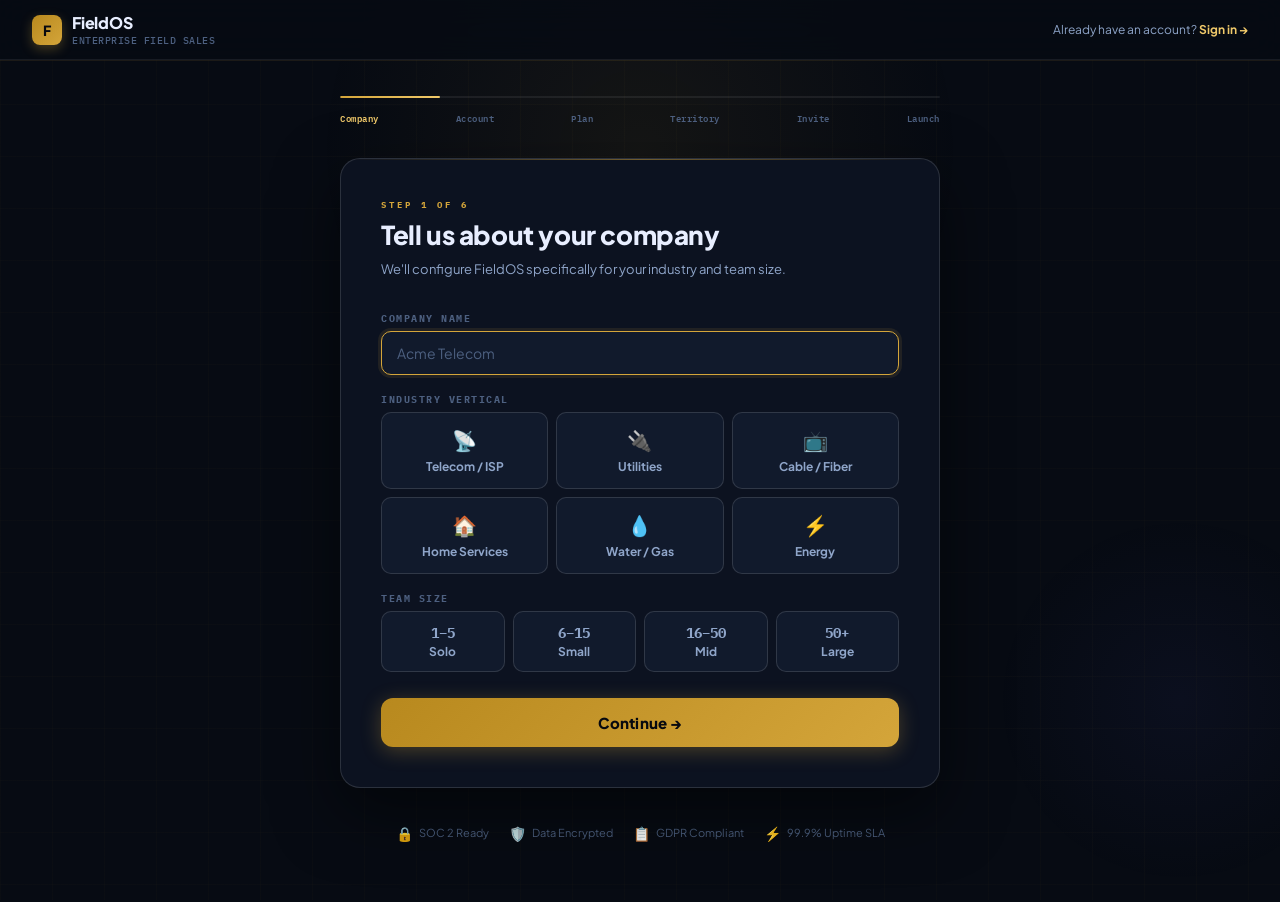
<file: onboarding.html>
<!DOCTYPE html>
<html lang="en">
<head>
<meta charset="UTF-8">
<meta name="viewport" content="width=device-width, initial-scale=1.0">
<title>FieldOS — Get Started</title>
<link rel="preconnect" href="https://fonts.googleapis.com">
<link href="https://fonts.googleapis.com/css2?family=Plus+Jakarta+Sans:wght@400;500;600;700;800&family=IBM+Plex+Mono:wght@400;500;600&display=swap" rel="stylesheet">
<style>
/* ── TOKENS ──────────────────────────────────────────── */
:root {
  --bg:         #070b13;
  --surface:    #0c1220;
  --surface2:   #111a2c;
  --border:     rgba(255,255,255,0.07);
  --border-s:   rgba(255,255,255,0.13);
  --gold:       #d4a53a;
  --gold-dim:   rgba(212,165,58,0.12);
  --gold-text:  #f0c96a;
  --gig:        #2dd4bf;
  --mega:       #a78bfa;
  --danger:     #f43f5e;
  --text:       #e8eeff;
  --text2:      #8fa5c9;
  --muted:      #4d6080;
  --r:          14px;
  --r-lg:       20px;
}
*{box-sizing:border-box;margin:0;padding:0}
body{font-family:'Plus Jakarta Sans',sans-serif;background:var(--bg);color:var(--text);min-height:100vh;display:flex;flex-direction:column;align-items:center;justify-content:flex-start;overflow-x:hidden;-webkit-font-smoothing:antialiased}

/* ── BACKGROUND ─────────────────────────────────────── */
.bg-layer{position:fixed;inset:0;z-index:0;pointer-events:none;overflow:hidden}
.bg-grid{position:absolute;inset:0;background-image:linear-gradient(rgba(212,165,58,.025) 1px,transparent 1px),linear-gradient(90deg,rgba(212,165,58,.025) 1px,transparent 1px);background-size:52px 52px}
.bg-glow{position:absolute;width:700px;height:700px;border-radius:50%;background:radial-gradient(circle,rgba(212,165,58,.07) 0%,transparent 65%);top:-200px;left:50%;transform:translateX(-50%)}
.bg-glow2{position:absolute;width:400px;height:400px;border-radius:50%;background:radial-gradient(circle,rgba(99,102,241,.05) 0%,transparent 65%);bottom:0;right:-100px}

/* ── TOPBAR ─────────────────────────────────────────── */
.topbar{position:fixed;top:0;left:0;right:0;height:60px;display:flex;align-items:center;justify-content:space-between;padding:0 32px;z-index:100;background:rgba(7,11,19,.85);backdrop-filter:blur(16px);border-bottom:1px solid var(--border);box-shadow:0 1px 0 rgba(212,165,58,.1)}
.logo{display:flex;align-items:center;gap:10px;font-size:16px;font-weight:800;letter-spacing:-.2px}
.logo-mark{width:30px;height:30px;background:linear-gradient(135deg,#b8891e,var(--gold));border-radius:8px;display:flex;align-items:center;justify-content:center;font-size:14px;color:#07090f;font-weight:900;box-shadow:0 4px 12px rgba(212,165,58,.3)}
.logo-sub{font-size:10px;font-weight:500;color:var(--muted);letter-spacing:.5px;margin-top:1px;font-family:'IBM Plex Mono',monospace}
.topbar-right{font-size:12px;color:var(--text2)}
.topbar-right a{color:var(--gold-text);text-decoration:none;font-weight:700}
.topbar-right a:hover{text-decoration:underline}

/* ── PAGE WRAPPER ───────────────────────────────────── */
.page{position:relative;z-index:1;width:100%;max-width:640px;padding:96px 20px 60px;display:flex;flex-direction:column;align-items:center;gap:32px}

/* ── PROGRESS ───────────────────────────────────────── */
.progress-wrap{width:100%;display:flex;flex-direction:column;gap:12px}
.progress-bar-track{height:2px;background:rgba(255,255,255,.07);border-radius:2px;overflow:hidden}
.progress-bar-fill{height:100%;background:linear-gradient(90deg,var(--gold),var(--gold-text));border-radius:2px;transition:width .5s cubic-bezier(.4,0,.2,1)}
.step-labels{display:flex;justify-content:space-between}
.step-label{font-size:9px;font-family:'IBM Plex Mono',monospace;font-weight:600;color:var(--muted);letter-spacing:.5px;transition:color .3s}
.step-label.active{color:var(--gold-text)}
.step-label.done{color:var(--gig)}

/* ── STEP CARD ──────────────────────────────────────── */
.step-card{width:100%;background:var(--surface);border:1px solid var(--border-s);border-radius:var(--r-lg);padding:40px;position:relative;overflow:hidden;box-shadow:0 24px 64px rgba(0,0,0,.5)}
.step-card::before{content:'';position:absolute;top:0;left:0;right:0;height:1px;background:linear-gradient(90deg,transparent,var(--gold),transparent);opacity:.5}
.step-eyebrow{font-size:9px;font-weight:700;letter-spacing:3px;text-transform:uppercase;color:var(--gold);font-family:'IBM Plex Mono',monospace;margin-bottom:8px}
.step-title{font-size:26px;font-weight:800;letter-spacing:-.4px;margin-bottom:8px}
.step-sub{font-size:13px;color:var(--text2);line-height:1.6;margin-bottom:32px}

/* ── FORM ELEMENTS ──────────────────────────────────── */
.field{margin-bottom:18px}
.field-row{display:grid;grid-template-columns:1fr 1fr;gap:14px;margin-bottom:18px}
label{display:block;font-size:10px;font-weight:700;text-transform:uppercase;letter-spacing:1.5px;color:var(--muted);font-family:'IBM Plex Mono',monospace;margin-bottom:6px}
input,select,textarea{width:100%;background:var(--surface2);border:1px solid var(--border-s);border-radius:10px;padding:12px 15px;color:var(--text);font-family:'Plus Jakarta Sans',sans-serif;font-size:14px;outline:none;transition:border-color .2s,box-shadow .2s}
input:focus,select:focus,textarea:focus{border-color:var(--gold);box-shadow:0 0 0 3px rgba(212,165,58,.1)}
input::placeholder,textarea::placeholder{color:var(--muted)}
select option{background:var(--surface2)}

/* ── PLAN CARDS ─────────────────────────────────────── */
.plan-grid{display:grid;grid-template-columns:repeat(3,1fr);gap:12px;margin-bottom:8px}
.plan-card{border:1px solid var(--border-s);border-radius:var(--r);padding:20px 16px;cursor:pointer;position:relative;transition:all .22s;background:var(--surface2)}
.plan-card:hover{border-color:rgba(212,165,58,.4);background:var(--surface2)}
.plan-card.selected{border-color:var(--gold);background:rgba(212,165,58,.08);box-shadow:0 0 0 3px rgba(212,165,58,.12)}
.plan-card.featured{border-color:rgba(212,165,58,.35)}
.plan-badge{position:absolute;top:-1px;left:50%;transform:translateX(-50%);background:var(--gold);color:#07090f;font-size:9px;font-weight:800;padding:3px 10px;border-radius:0 0 8px 8px;letter-spacing:.5px;text-transform:uppercase;font-family:'IBM Plex Mono',monospace;white-space:nowrap}
.plan-name{font-size:14px;font-weight:800;margin-bottom:4px}
.plan-price{font-family:'IBM Plex Mono',monospace;font-size:22px;font-weight:700;color:var(--gold-text);margin-bottom:2px}
.plan-price span{font-size:12px;color:var(--muted);font-weight:400}
.plan-desc{font-size:11px;color:var(--text2);margin-bottom:14px;line-height:1.5}
.plan-features{display:flex;flex-direction:column;gap:5px}
.plan-feat{font-size:11px;color:var(--text2);display:flex;align-items:center;gap:6px}
.plan-feat::before{content:'✓';color:var(--gig);font-weight:700;font-size:11px;flex-shrink:0}
.plan-check{position:absolute;top:12px;right:12px;width:18px;height:18px;border-radius:50%;background:var(--gold);display:flex;align-items:center;justify-content:center;font-size:10px;color:#07090f;font-weight:900;opacity:0;transition:opacity .2s}
.plan-card.selected .plan-check{opacity:1}

/* ── SIZE BUTTONS ───────────────────────────────────── */
.size-grid{display:grid;grid-template-columns:repeat(4,1fr);gap:8px;margin-bottom:18px}
.size-btn{border:1px solid var(--border-s);border-radius:10px;padding:12px 8px;text-align:center;cursor:pointer;transition:all .18s;background:var(--surface2);font-size:12px;font-weight:700;color:var(--text2)}
.size-btn:hover{border-color:rgba(212,165,58,.35);color:var(--text)}
.size-btn.sel{border-color:var(--gold);background:var(--gold-dim);color:var(--gold-text)}
.size-num{font-family:'IBM Plex Mono',monospace;font-size:14px;font-weight:700;display:block;margin-bottom:2px}

/* ── VERTICAL BUTTONS ───────────────────────────────── */
.vert-grid{display:grid;grid-template-columns:repeat(3,1fr);gap:8px;margin-bottom:18px}
.vert-btn{border:1px solid var(--border-s);border-radius:10px;padding:14px 10px;text-align:center;cursor:pointer;transition:all .18s;background:var(--surface2);font-size:12px;font-weight:700;color:var(--text2)}
.vert-btn:hover{border-color:rgba(212,165,58,.35);color:var(--text)}
.vert-btn.sel{border-color:var(--gold);background:var(--gold-dim);color:var(--gold-text)}
.vert-icon{font-size:20px;margin-bottom:6px;display:block}

/* ── TERRITORY TAG STRIP ────────────────────────────── */
.terr-tags{display:flex;flex-wrap:wrap;gap:8px;margin-bottom:16px}
.terr-tag{background:var(--surface2);border:1px solid var(--border-s);border-radius:20px;padding:5px 12px 5px 10px;display:flex;align-items:center;gap:8px;font-size:12px;font-weight:600;color:var(--text)}
.terr-tag-dot{width:8px;height:8px;border-radius:50%;background:var(--gold);flex-shrink:0}
.terr-tag-rm{background:none;border:none;color:var(--muted);cursor:pointer;font-size:14px;padding:0 2px;line-height:1;transition:color .15s}
.terr-tag-rm:hover{color:var(--danger)}

/* ── INVITE SECTION ─────────────────────────────────── */
.invite-box{background:var(--surface2);border:1px solid var(--border-s);border-radius:var(--r);padding:18px;margin-bottom:16px}
.invite-label{font-size:10px;font-weight:700;text-transform:uppercase;letter-spacing:1.5px;color:var(--muted);font-family:'IBM Plex Mono',monospace;margin-bottom:10px}
.invite-link-row{display:flex;gap:8px;align-items:center}
.invite-link{flex:1;background:var(--bg);border:1px solid var(--border-s);border-radius:8px;padding:10px 13px;font-family:'IBM Plex Mono',monospace;font-size:11px;color:var(--text2);overflow:hidden;text-overflow:ellipsis;white-space:nowrap}
.btn-copy{background:var(--gold-dim);border:1px solid rgba(212,165,58,.4);border-radius:8px;color:var(--gold-text);font-family:'Plus Jakarta Sans',sans-serif;font-size:12px;font-weight:700;padding:9px 14px;cursor:pointer;white-space:nowrap;transition:all .18s}
.btn-copy:hover{background:rgba(212,165,58,.22);border-color:var(--gold)}
.btn-copy.copied{background:rgba(45,212,191,.15);border-color:rgba(45,212,191,.45);color:#5eead4}
.invite-stats{display:flex;gap:16px;margin-top:12px;padding-top:12px;border-top:1px solid var(--border)}
.invite-stat{font-size:11px;color:var(--muted);font-family:'IBM Plex Mono',monospace}
.invite-stat strong{color:var(--text);font-weight:700}

/* Email invite row */
.email-add-row{display:flex;gap:8px;margin-bottom:8px}
.email-add-row input{flex:1}
.btn-add-email{background:var(--surface2);border:1px solid var(--border-s);border-radius:8px;color:var(--text2);font-size:13px;font-weight:700;padding:0 14px;cursor:pointer;white-space:nowrap;transition:all .18s;font-family:'Plus Jakarta Sans',sans-serif}
.btn-add-email:hover{border-color:var(--gold);color:var(--gold-text)}
.email-list{display:flex;flex-direction:column;gap:6px;margin-top:8px}
.email-row{display:flex;align-items:center;justify-content:space-between;background:var(--surface2);border:1px solid var(--border);border-radius:8px;padding:8px 12px;font-size:12px;color:var(--text2)}
.email-rm{background:none;border:none;color:var(--muted);cursor:pointer;font-size:13px;transition:color .15s}
.email-rm:hover{color:var(--danger)}

/* ── LAUNCH SCREEN ──────────────────────────────────── */
.launch-center{text-align:center;padding:16px 0 8px}
.launch-icon{font-size:64px;margin-bottom:20px;display:block;animation:launch-pop .6s cubic-bezier(.175,.885,.32,1.275)}
@keyframes launch-pop{from{transform:scale(0) rotate(-20deg);opacity:0}to{transform:scale(1) rotate(0deg);opacity:1}}
.launch-title{font-size:30px;font-weight:800;letter-spacing:-.5px;margin-bottom:8px}
.launch-sub{font-size:14px;color:var(--text2);line-height:1.6;max-width:440px;margin:0 auto 28px}
.workspace-id-box{background:var(--surface2);border:1px solid rgba(212,165,58,.3);border-radius:var(--r);padding:16px 20px;margin-bottom:28px;display:inline-flex;align-items:center;gap:14px}
.ws-id-label{font-size:10px;font-weight:700;text-transform:uppercase;letter-spacing:1.5px;color:var(--muted);font-family:'IBM Plex Mono',monospace}
.ws-id-val{font-family:'IBM Plex Mono',monospace;font-size:14px;font-weight:600;color:var(--gold-text)}
.launch-stats{display:grid;grid-template-columns:repeat(3,1fr);gap:12px;margin-bottom:32px}
.lstat{background:var(--surface2);border:1px solid var(--border-s);border-radius:var(--r);padding:16px;text-align:center}
.lstat-val{font-size:22px;font-weight:800;font-family:'IBM Plex Mono',monospace;color:var(--text)}
.lstat-lbl{font-size:9px;color:var(--muted);text-transform:uppercase;letter-spacing:1px;margin-top:4px;font-family:'IBM Plex Mono',monospace}

/* ── BUTTONS ────────────────────────────────────────── */
.btn-next{width:100%;padding:15px;background:linear-gradient(135deg,#b8891e,var(--gold));color:#07090f;border:none;border-radius:12px;font-family:'Plus Jakarta Sans',sans-serif;font-size:15px;font-weight:800;cursor:pointer;transition:all .25s;box-shadow:0 4px 20px rgba(212,165,58,.3);letter-spacing:.1px;margin-top:8px}
.btn-next:hover{filter:brightness(1.08);transform:translateY(-1px);box-shadow:0 8px 28px rgba(212,165,58,.45)}
.btn-next:disabled{opacity:.35;cursor:not-allowed;transform:none;box-shadow:none}
.btn-back{background:none;border:none;color:var(--text2);font-family:'Plus Jakarta Sans',sans-serif;font-size:13px;font-weight:600;cursor:pointer;padding:10px;margin-top:4px;transition:color .15s;display:flex;align-items:center;gap:5px}
.btn-back:hover{color:var(--text)}
.btn-launch-go{width:100%;padding:16px;background:linear-gradient(135deg,#0d9488,#0f766e);color:#fff;border:none;border-radius:12px;font-family:'Plus Jakarta Sans',sans-serif;font-size:15px;font-weight:800;cursor:pointer;transition:all .25s;box-shadow:0 4px 20px rgba(13,148,136,.3);letter-spacing:.1px}
.btn-launch-go:hover{filter:brightness(1.1);transform:translateY(-1px);box-shadow:0 8px 28px rgba(13,148,136,.45)}
.btn-actions{display:flex;flex-direction:column;gap:8px;margin-top:8px}

/* ── HINT / NOTE ────────────────────────────────────── */
.hint{font-size:11px;color:var(--muted);line-height:1.5;margin-top:8px}
.note-box{background:var(--gold-dim);border:1px solid rgba(212,165,58,.25);border-radius:10px;padding:10px 13px;font-size:11px;color:var(--text2);line-height:1.6;margin-bottom:18px}

/* ── STEP TRANSITIONS ───────────────────────────────── */
.step-card{animation:step-in .35s cubic-bezier(.4,0,.2,1)}
@keyframes step-in{from{opacity:0;transform:translateY(16px)}to{opacity:1;transform:translateY(0)}}

/* ── SECURITY BADGES ────────────────────────────────── */
.trust-row{display:flex;align-items:center;justify-content:center;gap:20px;flex-wrap:wrap;margin-top:4px}
.trust-badge{display:flex;align-items:center;gap:6px;font-size:11px;color:var(--muted)}
.trust-badge span{font-size:14px}

/* ── LOADING SPINNER ────────────────────────────────── */
.spinner{width:18px;height:18px;border:2px solid rgba(7,9,15,.3);border-top-color:#07090f;border-radius:50%;animation:spin .6s linear infinite;display:inline-block;vertical-align:middle;margin-right:8px}
@keyframes spin{to{transform:rotate(360deg)}}

/* ── RESPONSIVE ─────────────────────────────────────── */
@media(max-width:580px){
  .plan-grid{grid-template-columns:1fr}
  .field-row{grid-template-columns:1fr}
  .size-grid{grid-template-columns:repeat(2,1fr)}
  .vert-grid{grid-template-columns:repeat(2,1fr)}
  .step-card{padding:26px 18px}
  .step-title{font-size:22px}
  .launch-stats{grid-template-columns:repeat(3,1fr)}
  .page{padding:80px 16px 40px}
  .step-label{font-size:8px}
}
</style>
</head>
<body>

<div class="bg-layer">
  <div class="bg-grid"></div>
  <div class="bg-glow"></div>
  <div class="bg-glow2"></div>
</div>

<nav class="topbar">
  <div class="logo">
    <div class="logo-mark">F</div>
    <div>
      <div>FieldOS</div>
      <div class="logo-sub">ENTERPRISE FIELD SALES</div>
    </div>
  </div>
  <div class="topbar-right">Already have an account? <a href="#">Sign in →</a></div>
</nav>

<div class="page">

  <!-- PROGRESS -->
  <div class="progress-wrap">
    <div class="progress-bar-track">
      <div class="progress-bar-fill" id="progress-fill" style="width:16.6%"></div>
    </div>
    <div class="step-labels">
      <span class="step-label active" id="lbl-0">Company</span>
      <span class="step-label" id="lbl-1">Account</span>
      <span class="step-label" id="lbl-2">Plan</span>
      <span class="step-label" id="lbl-3">Territory</span>
      <span class="step-label" id="lbl-4">Invite</span>
      <span class="step-label" id="lbl-5">Launch</span>
    </div>
  </div>

  <!-- CARD CONTAINER -->
  <div id="step-container" style="width:100%"></div>

  <!-- TRUST ROW -->
  <div class="trust-row">
    <div class="trust-badge"><span>🔒</span> SOC 2 Ready</div>
    <div class="trust-badge"><span>🛡️</span> Data Encrypted</div>
    <div class="trust-badge"><span>📋</span> GDPR Compliant</div>
    <div class="trust-badge"><span>⚡</span> 99.9% Uptime SLA</div>
  </div>

</div>

<script>
// ── STATE ────────────────────────────────────────────
const state = {
  step: 0,
  company: '', vertical: '', size: '',
  adminName: '', adminEmail: '', adminPhone: '', adminRole: '',
  plan: 'growth',
  territories: [],
  inviteEmails: [],
  workspaceId: '',
  inviteToken: ''
};

const STEPS = ['Company','Account','Plan','Territory','Invite','Launch'];
const SCRIPT_URL = 'https://script.google.com/macros/s/AKfycbxA3zZbBUGYBGxrZd5VqGfjIMor-uoV8YkkH2v9_QXrgVzIFHeiB2Fb11ZKi6g8jCJt/exec'; // replace after deploying multitenant.gs

// ── RENDER ───────────────────────────────────────────
function render() {
  const c = document.getElementById('step-container');
  c.innerHTML = '';

  const pct = ((state.step + 1) / STEPS.length) * 100;
  document.getElementById('progress-fill').style.width = pct + '%';
  STEPS.forEach((_, i) => {
    const el = document.getElementById('lbl-' + i);
    el.className = 'step-label' +
      (i === state.step ? ' active' : '') +
      (i < state.step ? ' done' : '');
  });

  const fns = [renderStep0, renderStep1, renderStep2, renderStep3, renderStep4, renderStep5];
  c.appendChild(fns[state.step]());
}

// ── STEP 0: COMPANY ──────────────────────────────────
function renderStep0() {
  const d = div('step-card');
  d.innerHTML = `
    <div class="step-eyebrow">Step 1 of 6</div>
    <h1 class="step-title">Tell us about your company</h1>
    <p class="step-sub">We'll configure FieldOS specifically for your industry and team size.</p>

    <div class="field">
      <label>Company Name</label>
      <input type="text" id="company" placeholder="Acme Telecom" value="${state.company}" autofocus>
    </div>

    <label>Industry Vertical</label>
    <div class="vert-grid" id="vert-grid">
      ${[['📡','Telecom / ISP'],['🔌','Utilities'],['📺','Cable / Fiber'],['🏠','Home Services'],['💧','Water / Gas'],['⚡','Energy']].map(([ic,lb]) =>
        `<div class="vert-btn${state.vertical===lb?' sel':''}" data-v="${lb}"><span class="vert-icon">${ic}</span>${lb}</div>`
      ).join('')}
    </div>

    <label>Team Size</label>
    <div class="size-grid">
      ${[['1–5','Solo'],['6–15','Small'],['16–50','Mid'],['50+','Large']].map(([n,l]) =>
        `<div class="size-btn${state.size===n?' sel':''}" data-s="${n}"><span class="size-num">${n}</span>${l}</div>`
      ).join('')}
    </div>

    <button class="btn-next" id="btn-next-0">Continue →</button>
  `;

  d.querySelectorAll('.vert-btn').forEach(b => b.addEventListener('click', () => {
    state.vertical = b.dataset.v;
    d.querySelectorAll('.vert-btn').forEach(x => x.classList.remove('sel'));
    b.classList.add('sel');
  }));
  d.querySelectorAll('.size-btn').forEach(b => b.addEventListener('click', () => {
    state.size = b.dataset.s;
    d.querySelectorAll('.size-btn').forEach(x => x.classList.remove('sel'));
    b.classList.add('sel');
  }));
  d.querySelector('#btn-next-0').addEventListener('click', () => {
    state.company = d.querySelector('#company').value.trim();
    if (!state.company) { shake(d.querySelector('#company')); return; }
    if (!state.vertical) { alert('Please select your industry vertical.'); return; }
    if (!state.size) { alert('Please select your team size.'); return; }
    next();
  });
  return d;
}

// ── STEP 1: ACCOUNT ──────────────────────────────────
function renderStep1() {
  const d = div('step-card');
  d.innerHTML = `
    <div class="step-eyebrow">Step 2 of 6</div>
    <h1 class="step-title">Your admin account</h1>
    <p class="step-sub">This becomes the master account for your workspace. You'll be able to add your team in a moment.</p>

    <div class="field-row">
      <div class="field">
        <label>Full Name</label>
        <input type="text" id="adminName" placeholder="Jordan Smith" value="${state.adminName}">
      </div>
      <div class="field">
        <label>Your Role</label>
        <select id="adminRole">
          ${['Owner','VP of Sales','Sales Manager','Operations Manager','Other'].map(r =>
            `<option value="${r}"${state.adminRole===r?' selected':''}>${r}</option>`
          ).join('')}
        </select>
      </div>
    </div>

    <div class="field">
      <label>Work Email</label>
      <input type="email" id="adminEmail" placeholder="jordan@acmetelecom.com" value="${state.adminEmail}">
    </div>

    <div class="field">
      <label>Phone <span style="color:var(--muted);font-size:9px;font-weight:400">OPTIONAL</span></label>
      <input type="tel" id="adminPhone" placeholder="+1 (555) 000-0000" value="${state.adminPhone}">
    </div>

    <div class="note-box">🔐 Your workspace will be isolated — no other company can access your data. We never sell or share your information.</div>

    <button class="btn-next" id="btn-next-1">Continue →</button>
    <button class="btn-back" onclick="back()">← Back</button>
  `;
  d.querySelector('#btn-next-1').addEventListener('click', () => {
    state.adminName  = d.querySelector('#adminName').value.trim();
    state.adminEmail = d.querySelector('#adminEmail').value.trim();
    state.adminPhone = d.querySelector('#adminPhone').value.trim();
    state.adminRole  = d.querySelector('#adminRole').value;
    if (!state.adminName)  { shake(d.querySelector('#adminName')); return; }
    if (!state.adminEmail || !state.adminEmail.includes('@')) { shake(d.querySelector('#adminEmail')); return; }
    next();
  });
  return d;
}

// ── STEP 2: PLAN ─────────────────────────────────────
function renderStep2() {
  const d = div('step-card');
  const plans = [
    { id:'starter', name:'Starter', price:'$49', per:'/mo', desc:'Perfect for small teams getting started with field sales tracking.', feats:['1 territory','Up to 5 reps','Map + dispositions','Basic reporting','Email support'] },
    { id:'growth',  name:'Growth',  price:'$149', per:'/mo', desc:'Full analytics, AI insights, and multi-territory management.', feats:['Unlimited territories','Up to 25 reps','AI analysis tab','Manager dashboard','Schedule booking','Priority support'], badge:'Most Popular' },
    { id:'enterprise', name:'Enterprise', price:'Custom', per:'', desc:'White-label, SSO, CRM integration, and dedicated success manager.', feats:['Unlimited everything','SSO / SAML','CRM integration','White-label branding','Custom territories','Dedicated CSM'] },
  ];
  d.innerHTML = `
    <div class="step-eyebrow">Step 3 of 6</div>
    <h1 class="step-title">Choose your plan</h1>
    <p class="step-sub">All plans include a 14-day free trial. No credit card required to start.</p>
    <div class="plan-grid">
      ${plans.map(p => `
        <div class="plan-card${state.plan===p.id?' selected':''}${p.badge?' featured':''}" data-plan="${p.id}">
          ${p.badge?`<div class="plan-badge">${p.badge}</div>`:''}
          <div class="plan-check">✓</div>
          <div class="plan-name">${p.name}</div>
          <div class="plan-price">${p.price}<span>${p.per}</span></div>
          <div class="plan-desc">${p.desc}</div>
          <div class="plan-features">${p.feats.map(f=>`<div class="plan-feat">${f}</div>`).join('')}</div>
        </div>
      `).join('')}
    </div>
    <p class="hint">Enterprise pricing starts at $299/mo. Contact us after setup for a custom quote.</p>
    <button class="btn-next" id="btn-next-2">Continue with ${state.plan.charAt(0).toUpperCase()+state.plan.slice(1)} →</button>
    <button class="btn-back" onclick="back()">← Back</button>
  `;
  d.querySelectorAll('.plan-card').forEach(c => c.addEventListener('click', () => {
    state.plan = c.dataset.plan;
    d.querySelectorAll('.plan-card').forEach(x => x.classList.remove('selected'));
    c.classList.add('selected');
    d.querySelector('#btn-next-2').textContent = `Continue with ${state.plan.charAt(0).toUpperCase()+state.plan.slice(1)} →`;
  }));
  d.querySelector('#btn-next-2').addEventListener('click', next);
  return d;
}

// ── STEP 3: TERRITORY ────────────────────────────────
function renderStep3() {
  const d = div('step-card');
  d.innerHTML = `
    <div class="step-eyebrow">Step 4 of 6</div>
    <h1 class="step-title">Set up your territories</h1>
    <p class="step-sub">Territories organize your reps and track performance by region. You can always add more later.</p>

    <div class="terr-tags" id="terr-tags">
      ${state.territories.map(t => `
        <div class="terr-tag" data-t="${t}">
          <div class="terr-tag-dot"></div>${t}
          <button class="terr-tag-rm" data-rm="${t}">×</button>
        </div>
      `).join('')}
    </div>

    <div class="field-row">
      <div class="field" style="margin-bottom:0">
        <label>Territory Name</label>
        <input type="text" id="terr-name" placeholder="e.g. Palestine, TX">
      </div>
      <div class="field" style="margin-bottom:0">
        <label>Region / State</label>
        <input type="text" id="terr-region" placeholder="e.g. East Texas">
      </div>
    </div>
    <button class="btn-add-email" id="btn-add-terr" style="margin-top:10px;width:100%;padding:12px">+ Add Territory</button>

    <div class="note-box" style="margin-top:18px;margin-bottom:0">📍 Reps are assigned to territories. Each territory gets its own address list, schedule, and analytics. KML map upload is available after setup.</div>

    <button class="btn-next" id="btn-next-3" style="margin-top:24px">${state.territories.length ? 'Continue →' : 'Skip for now →'}</button>
    <button class="btn-back" onclick="back()">← Back</button>
  `;

  function refreshTags() {
    const ct = d.querySelector('#terr-tags');
    ct.innerHTML = state.territories.map(t => `
      <div class="terr-tag" data-t="${t}">
        <div class="terr-tag-dot"></div>${t}
        <button class="terr-tag-rm" data-rm="${t}">×</button>
      </div>
    `).join('');
    ct.querySelectorAll('.terr-tag-rm').forEach(b => b.addEventListener('click', () => {
      state.territories = state.territories.filter(x => x !== b.dataset.rm);
      refreshTags();
      d.querySelector('#btn-next-3').textContent = state.territories.length ? 'Continue →' : 'Skip for now →';
    }));
  }
  refreshTags();

  d.querySelector('#btn-add-terr').addEventListener('click', () => {
    const n = d.querySelector('#terr-name').value.trim();
    if (!n) { shake(d.querySelector('#terr-name')); return; }
    if (!state.territories.includes(n)) state.territories.push(n);
    d.querySelector('#terr-name').value = '';
    d.querySelector('#terr-region').value = '';
    refreshTags();
    d.querySelector('#btn-next-3').textContent = 'Continue →';
  });
  d.querySelector('#btn-next-3').addEventListener('click', next);
  return d;
}

// ── STEP 4: INVITE ───────────────────────────────────
function renderStep4() {
  const wsSlug = slugify(state.company);
  const token  = genToken();
  state.inviteToken = token;
  state.workspaceId = wsSlug + '-' + token.slice(0,6);
  const link = `${window.location.origin}/invite.html?ws=${state.workspaceId}&token=${token}`;

  const d = div('step-card');
  d.innerHTML = `
    <div class="step-eyebrow">Step 5 of 6</div>
    <h1 class="step-title">Invite your reps</h1>
    <p class="step-sub">Share your unique invite link or send emails directly. Reps get their own onboarding flow to set up their profile.</p>

    <div class="invite-box">
      <div class="invite-label">Your Workspace Invite Link</div>
      <div class="invite-link-row">
        <div class="invite-link" id="invite-link-display">${link}</div>
        <button class="btn-copy" id="btn-copy-link">Copy Link</button>
      </div>
      <div class="invite-stats">
        <div class="invite-stat">Workspace: <strong>${state.workspaceId}</strong></div>
        <div class="invite-stat">Seats: <strong>${state.plan==='starter'?'5':state.plan==='growth'?'25':'∞'}</strong></div>
        <div class="invite-stat">Expires: <strong>Never</strong></div>
      </div>
    </div>

    <label>Or send email invites directly</label>
    <div class="email-add-row">
      <input type="email" id="invite-email-input" placeholder="rep@company.com">
      <button class="btn-add-email" id="btn-add-inv-email">+ Add</button>
    </div>
    <div class="email-list" id="email-list">
      ${state.inviteEmails.map(e => `
        <div class="email-row">${e}<button class="email-rm" data-e="${e}">×</button></div>
      `).join('')}
    </div>

    <p class="hint" style="margin-top:16px">You can skip this step and invite reps from your admin dashboard after setup.</p>

    <button class="btn-next" id="btn-next-4" style="margin-top:24px">Create My Workspace →</button>
    <button class="btn-back" onclick="back()">← Back</button>
  `;

  d.querySelector('#btn-copy-link').addEventListener('click', function() {
    navigator.clipboard.writeText(link).then(() => {
      this.textContent = '✓ Copied!';
      this.classList.add('copied');
      setTimeout(() => { this.textContent = 'Copy Link'; this.classList.remove('copied'); }, 2500);
    });
  });

  function refreshEmails() {
    const el = d.querySelector('#email-list');
    el.innerHTML = state.inviteEmails.map(e =>
      `<div class="email-row">${e}<button class="email-rm" data-e="${e}">×</button></div>`
    ).join('');
    el.querySelectorAll('.email-rm').forEach(b => b.addEventListener('click', () => {
      state.inviteEmails = state.inviteEmails.filter(x => x !== b.dataset.e);
      refreshEmails();
    }));
  }
  refreshEmails();

  d.querySelector('#btn-add-inv-email').addEventListener('click', () => {
    const v = d.querySelector('#invite-email-input').value.trim();
    if (v && v.includes('@') && !state.inviteEmails.includes(v)) {
      state.inviteEmails.push(v);
      d.querySelector('#invite-email-input').value = '';
      refreshEmails();
    }
  });

  d.querySelector('#btn-next-4').addEventListener('click', async () => {
    const btn = d.querySelector('#btn-next-4');
    btn.disabled = true;
    btn.innerHTML = '<span class="spinner"></span>Creating workspace…';
    await createWorkspace();
    next();
  });
  return d;
}

// ── STEP 5: LAUNCH ───────────────────────────────────
function renderStep5() {
  const d = div('step-card');
  d.innerHTML = `
    <div class="launch-center">
      <span class="launch-icon">🚀</span>
      <h1 class="launch-title">You're all set, ${state.adminName.split(' ')[0]}!</h1>
      <p class="launch-sub">Your <strong>${state.company}</strong> workspace is live. Your reps can start knocking doors today.</p>

      <div class="workspace-id-box">
        <div>
          <div class="ws-id-label">Workspace ID</div>
          <div class="ws-id-val">${state.workspaceId}</div>
        </div>
        <div style="width:1px;height:36px;background:var(--border)"></div>
        <div>
          <div class="ws-id-label">Plan</div>
          <div class="ws-id-val">${state.plan.charAt(0).toUpperCase()+state.plan.slice(1)}</div>
        </div>
        <div style="width:1px;height:36px;background:var(--border)"></div>
        <div>
          <div class="ws-id-label">Trial Ends</div>
          <div class="ws-id-val">${trialEnd()}</div>
        </div>
      </div>

      <div class="launch-stats">
        <div class="lstat">
          <div class="lstat-val">${state.territories.length || 0}</div>
          <div class="lstat-lbl">Territories</div>
        </div>
        <div class="lstat">
          <div class="lstat-val">${state.inviteEmails.length}</div>
          <div class="lstat-lbl">Invites Sent</div>
        </div>
        <div class="lstat">
          <div class="lstat-val">14</div>
          <div class="lstat-lbl">Days Free</div>
        </div>
      </div>

      <div class="btn-actions">
        <button class="btn-launch-go" onclick="goToAdmin()">Open Admin Dashboard →</button>
        <button class="btn-next" style="background:linear-gradient(135deg,#6d28d9,#7c3aed);box-shadow:0 4px 20px rgba(109,40,217,.3)" onclick="goToApp()">Launch Field App →</button>
      </div>

      <p class="hint" style="margin-top:16px;text-align:center">A setup email has been sent to <strong>${state.adminEmail}</strong></p>
    </div>
  `;
  return d;
}

// ── HELPERS ──────────────────────────────────────────
function div(cls) { const d = document.createElement('div'); if(cls) d.className=cls; return d; }
function next() { state.step = Math.min(state.step+1, STEPS.length-1); render(); window.scrollTo({top:0,behavior:'smooth'}); }
function back() { state.step = Math.max(state.step-1, 0); render(); window.scrollTo({top:0,behavior:'smooth'}); }
function slugify(s) { return s.toLowerCase().replace(/[^a-z0-9]+/g,'-').replace(/^-|-$/g,''); }
function genToken() { return Math.random().toString(36).slice(2,10) + Math.random().toString(36).slice(2,10); }
function trialEnd() {
  const d = new Date(); d.setDate(d.getDate()+14);
  return d.toLocaleDateString('en-US',{month:'short',day:'numeric'});
}
function shake(el) {
  el.style.borderColor='var(--danger)';
  el.focus();
  el.animate([{transform:'translateX(-6px)'},{transform:'translateX(6px)'},{transform:'translateX(-4px)'},{transform:'translateX(4px)'},{transform:'translateX(0)'}],{duration:350});
  setTimeout(()=>el.style.borderColor='',1500);
}

async function createWorkspace() {
  // In production: POST to multitenant.gs endpoint
  // const res = await fetch(SCRIPT_URL, {
  //   method: 'POST',
  //   body: JSON.stringify({ type: 'create_workspace', ...state })
  // });
  // const data = await res.json();
  // state.workspaceId = data.workspaceId;

  // Demo: simulate network delay
  await new Promise(r => setTimeout(r, 1400));
  console.log('Workspace created:', state);
}

function goToAdmin() {
  window.location.href = `admin.html?ws=${state.workspaceId}`;
}
function goToApp() {
  window.location.href = `index.html?ws=${state.workspaceId}&rep=${encodeURIComponent(state.adminName)}&role=admin`;
}

// ── BOOT ─────────────────────────────────────────────
render();
</script>
</body>
</html>
</file>
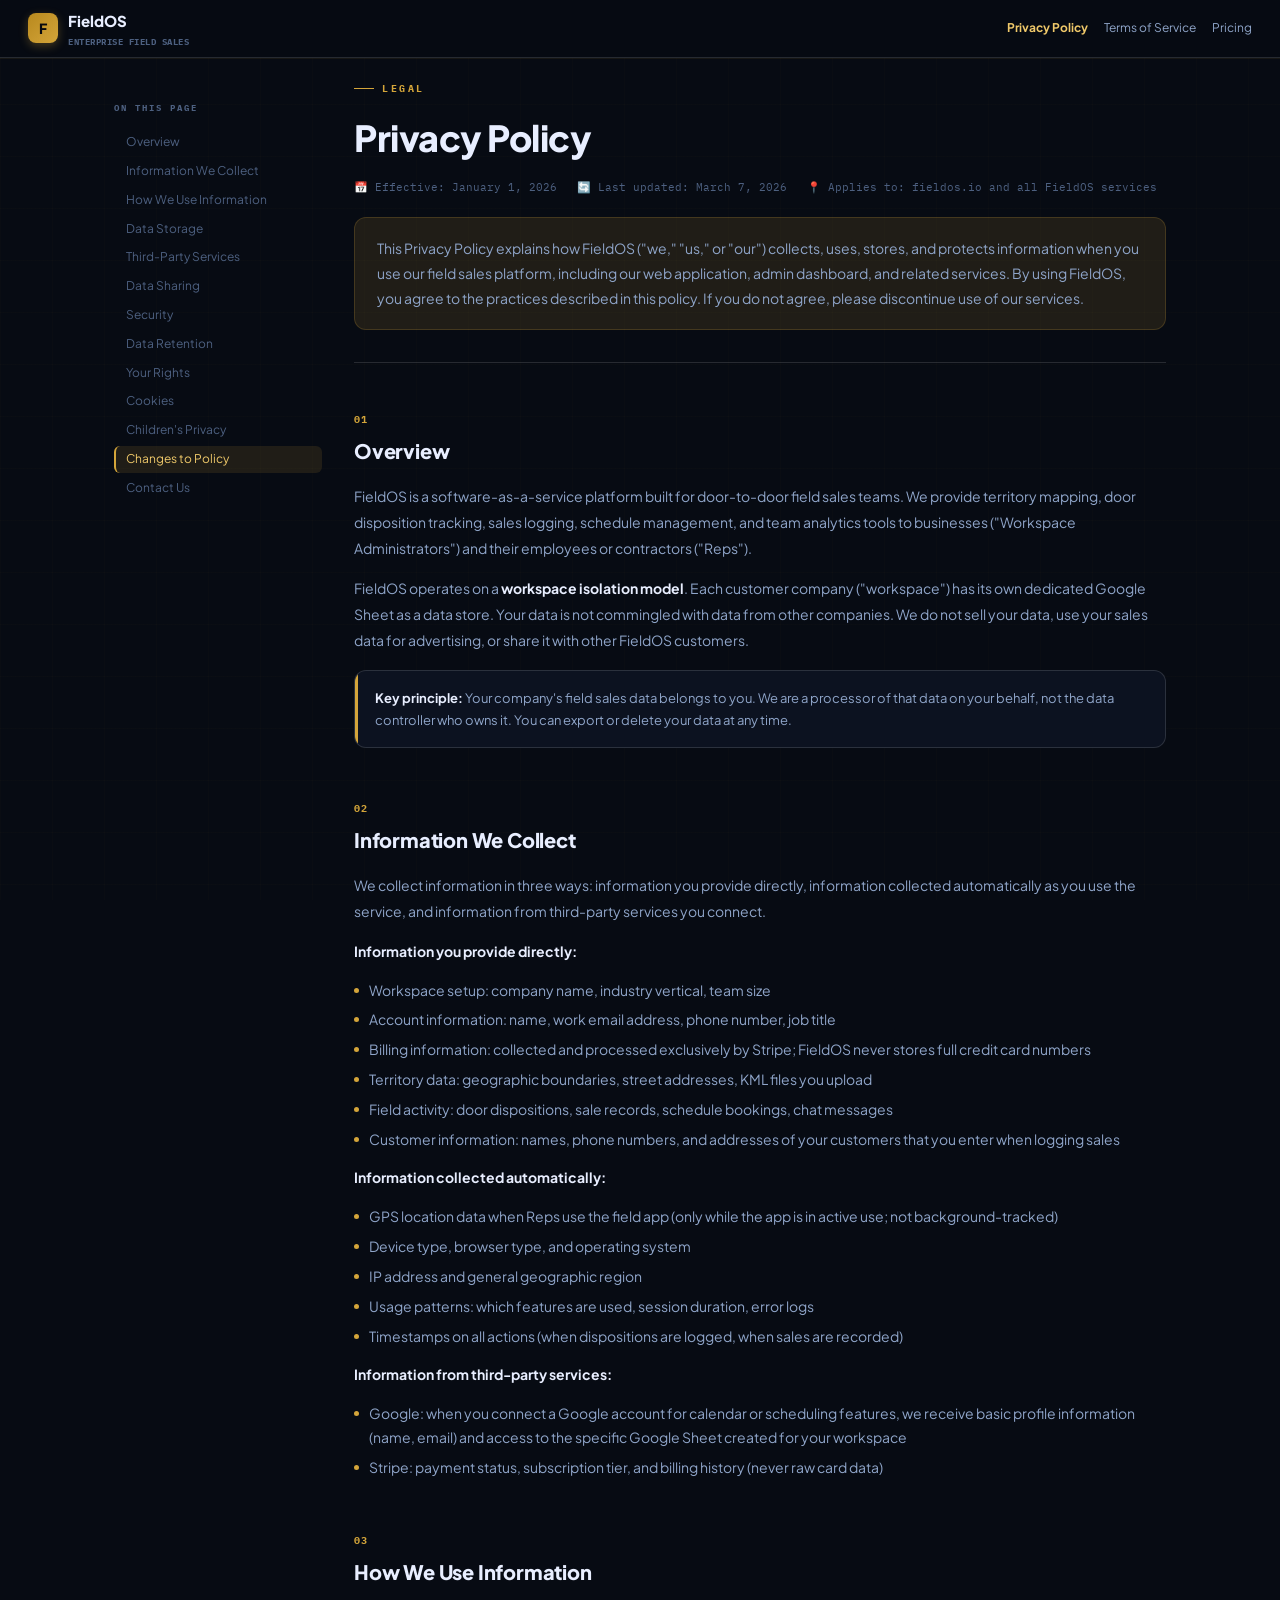
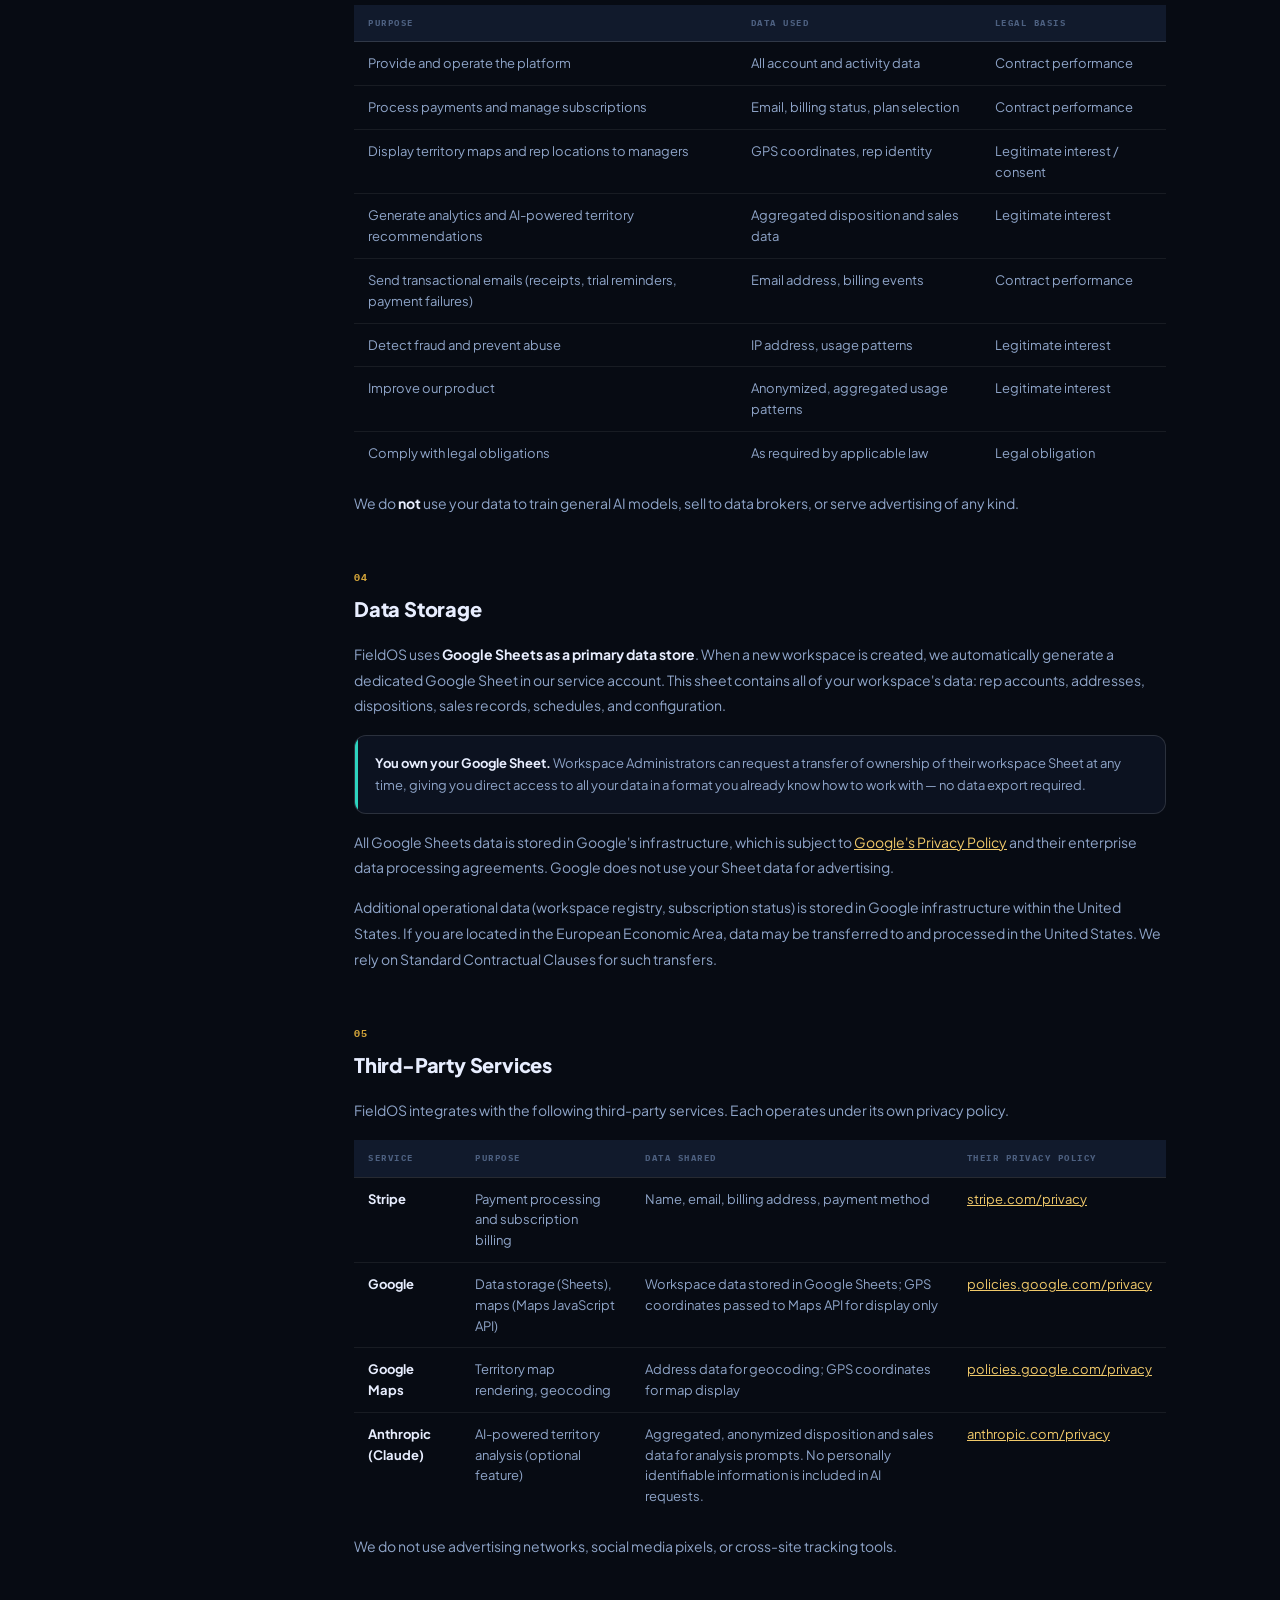
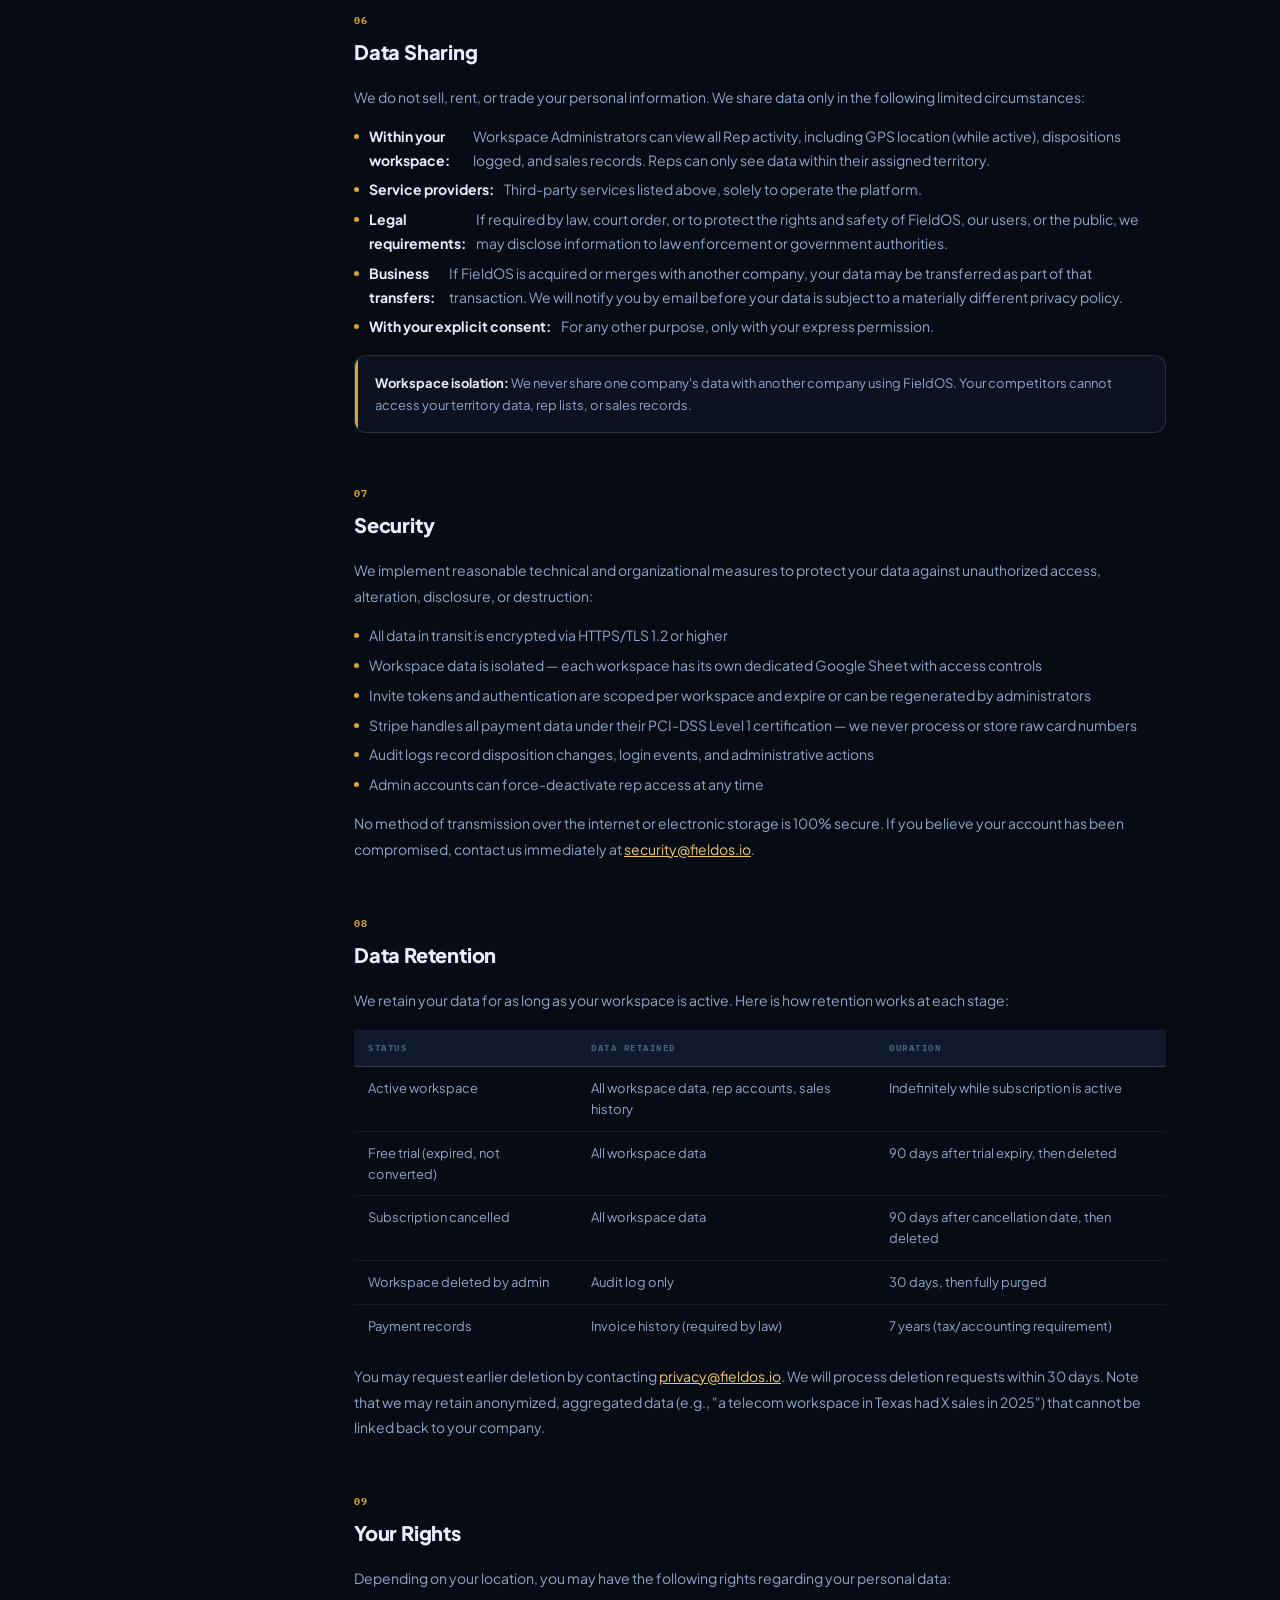
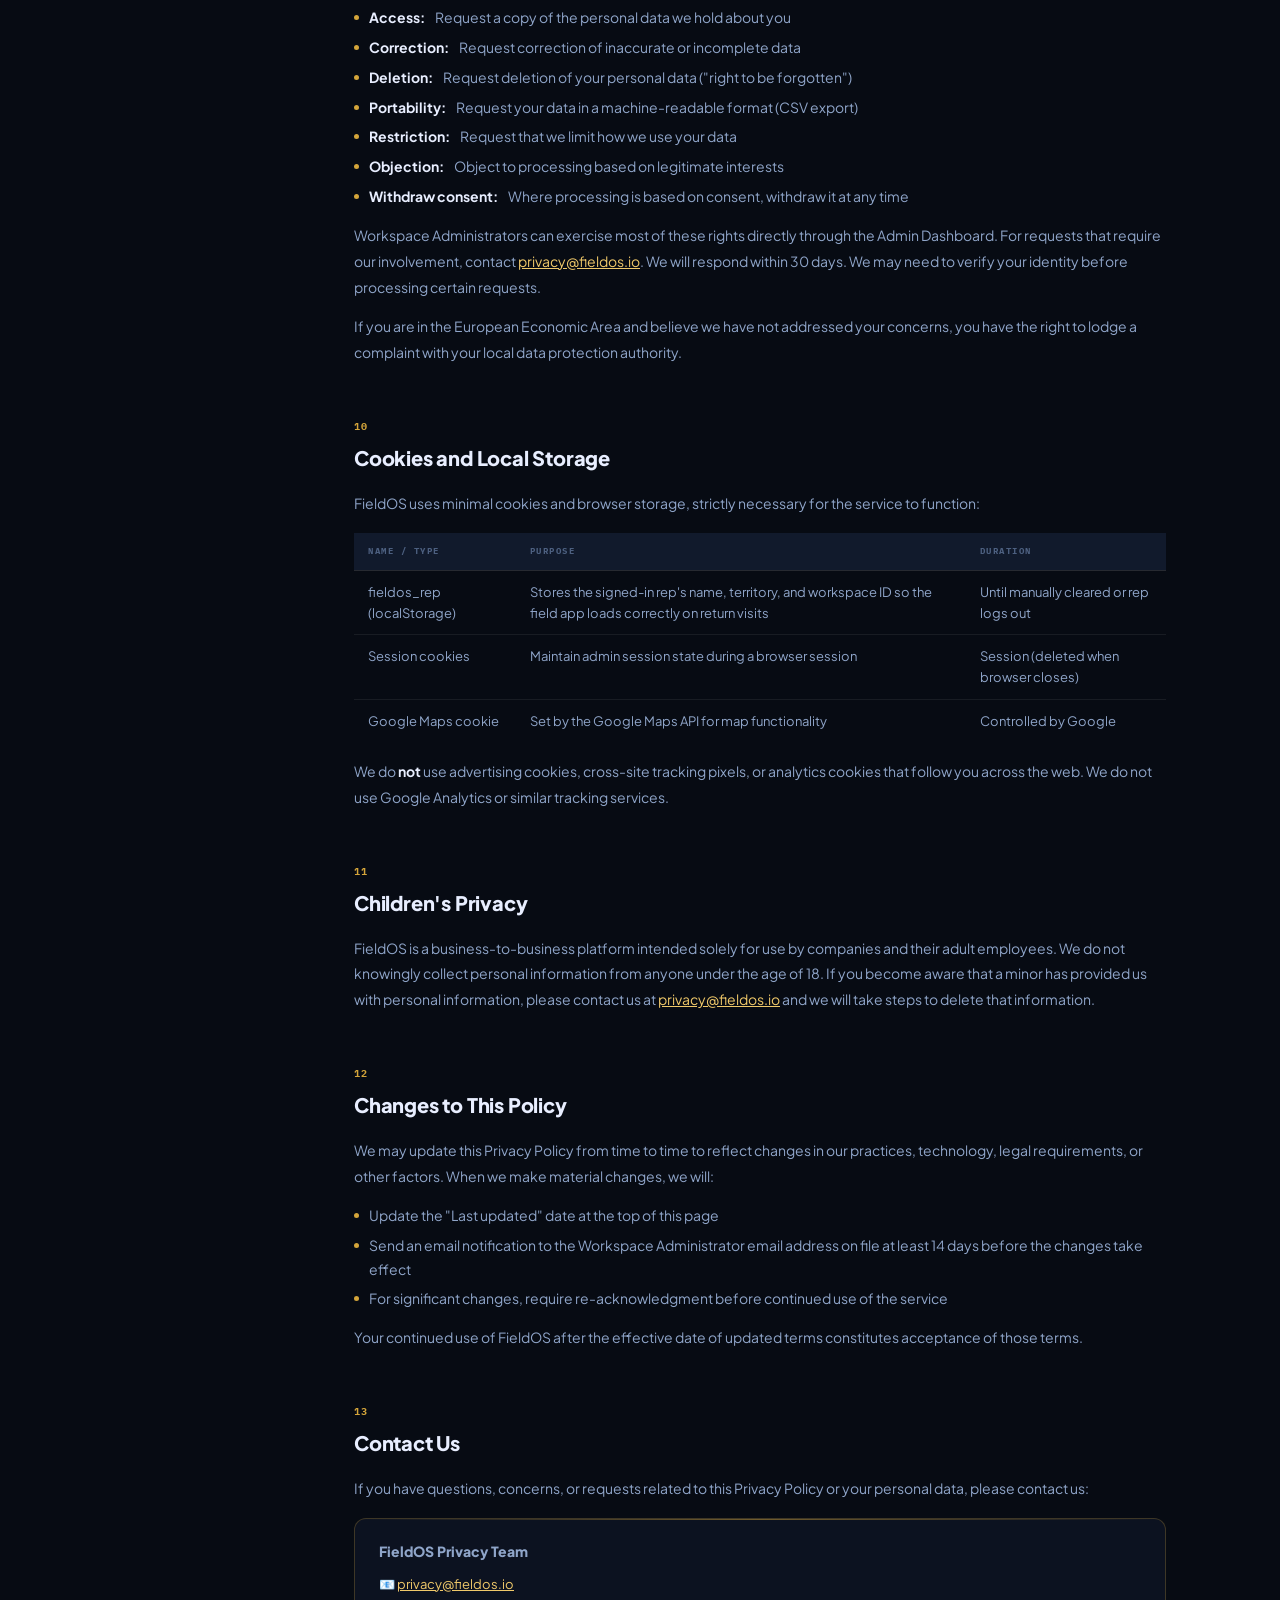
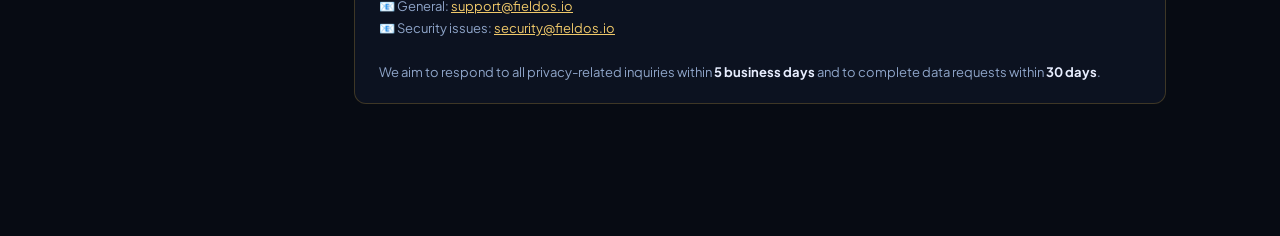
<file: privacy.html>
<!DOCTYPE html>
<html lang="en">
<head>
<meta charset="UTF-8">
<meta name="viewport" content="width=device-width, initial-scale=1.0">
<title>Privacy Policy — FieldOS</title>
<link rel="preconnect" href="https://fonts.googleapis.com">
<link href="https://fonts.googleapis.com/css2?family=Plus+Jakarta+Sans:wght@400;500;600;700;800&family=IBM+Plex+Mono:wght@400;500;600&display=swap" rel="stylesheet">
<style>
:root{--bg:#070b13;--surface:#0c1220;--s2:#111a2c;--border:rgba(255,255,255,.07);--border-s:rgba(255,255,255,.13);--gold:#d4a53a;--gold-dim:rgba(212,165,58,.12);--gold-t:#f0c96a;--gig:#2dd4bf;--text:#e8eeff;--t2:#8fa5c9;--muted:#4d6080;--r:12px}
*{box-sizing:border-box;margin:0;padding:0}
html{scroll-behavior:smooth}
body{font-family:'Plus Jakarta Sans',sans-serif;background:var(--bg);color:var(--text);-webkit-font-smoothing:antialiased;line-height:1.7}
.bg-fixed{position:fixed;inset:0;z-index:0;pointer-events:none}
.bg-grid{position:absolute;inset:0;background-image:linear-gradient(rgba(212,165,58,.018) 1px,transparent 1px),linear-gradient(90deg,rgba(212,165,58,.018) 1px,transparent 1px);background-size:52px 52px}

/* NAV */
#topbar{position:fixed;top:0;left:0;right:0;height:58px;display:flex;align-items:center;justify-content:space-between;padding:0 28px;background:rgba(7,11,19,.92);border-bottom:1px solid var(--border-s);backdrop-filter:blur(16px);z-index:100;box-shadow:0 1px 0 rgba(212,165,58,.08)}
.logo{display:flex;align-items:center;gap:10px;font-size:15px;font-weight:800;text-decoration:none;color:var(--text)}
.logo-mark{width:30px;height:30px;background:linear-gradient(135deg,#b8891e,var(--gold));border-radius:8px;display:flex;align-items:center;justify-content:center;font-size:14px;font-weight:900;color:#07090f;box-shadow:0 3px 10px rgba(212,165,58,.3)}
.logo-sub{font-size:9px;color:var(--muted);font-family:'IBM Plex Mono',monospace;letter-spacing:.5px;margin-top:1px}
.topbar-links{display:flex;gap:16px;font-size:12px}
.topbar-links a{color:var(--t2);text-decoration:none;transition:color .15s}
.topbar-links a:hover{color:var(--gold-t)}
.topbar-links a.active{color:var(--gold-t);font-weight:700}

/* LAYOUT */
.page-wrap{position:relative;z-index:1;display:grid;grid-template-columns:240px 1fr;gap:0;max-width:1100px;margin:0 auto;padding:80px 24px 80px;min-height:100vh}

/* SIDEBAR TOC */
.toc{position:sticky;top:80px;height:fit-content;padding:20px 0 20px 0;padding-right:32px}
.toc-label{font-size:9px;font-weight:700;text-transform:uppercase;letter-spacing:2px;color:var(--muted);font-family:'IBM Plex Mono',monospace;margin-bottom:14px}
.toc-list{display:flex;flex-direction:column;gap:2px}
.toc-item{font-size:12px;color:var(--muted);text-decoration:none;padding:5px 10px;border-radius:6px;transition:all .15s;border-left:2px solid transparent;line-height:1.4}
.toc-item:hover{color:var(--t2);background:rgba(255,255,255,.03)}
.toc-item.active{color:var(--gold-t);border-left-color:var(--gold);background:var(--gold-dim)}

/* CONTENT */
.content{min-width:0}
.doc-header{margin-bottom:48px;padding-bottom:32px;border-bottom:1px solid var(--border-s)}
.doc-eyebrow{font-size:10px;font-weight:700;text-transform:uppercase;letter-spacing:2.5px;color:var(--gold);font-family:'IBM Plex Mono',monospace;margin-bottom:10px;display:flex;align-items:center;gap:8px}
.doc-eyebrow::before{content:'';width:20px;height:1px;background:var(--gold)}
.doc-title{font-size:36px;font-weight:800;letter-spacing:-.5px;margin-bottom:10px}
.doc-meta{display:flex;gap:20px;font-size:11px;color:var(--muted);font-family:'IBM Plex Mono',monospace;flex-wrap:wrap}
.doc-meta span{display:flex;align-items:center;gap:5px}
.doc-intro{margin-top:20px;font-size:14px;color:var(--t2);line-height:1.8;padding:18px 22px;background:var(--gold-dim);border:1px solid rgba(212,165,58,.2);border-radius:var(--r)}

/* SECTIONS */
.doc-section{margin-bottom:52px;scroll-margin-top:80px}
.section-num{font-size:10px;font-weight:700;font-family:'IBM Plex Mono',monospace;color:var(--gold);letter-spacing:1px;margin-bottom:6px}
.section-title{font-size:20px;font-weight:800;letter-spacing:-.2px;margin-bottom:16px;color:var(--text)}
.section-body{font-size:14px;color:var(--t2);line-height:1.85}
.section-body p{margin-bottom:14px}
.section-body p:last-child{margin-bottom:0}
.section-body strong{color:var(--text);font-weight:700}
.section-body a{color:var(--gold-t);text-decoration:underline}

/* LISTS */
.doc-list{margin:10px 0 14px 0;display:flex;flex-direction:column;gap:6px}
.doc-list li{font-size:14px;color:var(--t2);line-height:1.7;display:flex;align-items:flex-start;gap:10px;list-style:none}
.doc-list li::before{content:'';width:5px;height:5px;border-radius:50%;background:var(--gold);flex-shrink:0;margin-top:9px}

/* INFO BOXES */
.info-box{background:var(--surface);border:1px solid var(--border-s);border-radius:var(--r);padding:16px 20px;margin:16px 0;font-size:13px;color:var(--t2);line-height:1.7;position:relative;overflow:hidden}
.info-box::before{content:'';position:absolute;left:0;top:0;bottom:0;width:3px;background:var(--gold)}
.info-box.teal::before{background:var(--gig)}
.info-box strong{color:var(--text)}

/* TABLE */
.doc-table{width:100%;border-collapse:collapse;margin:16px 0;font-size:13px}
.doc-table th{text-align:left;padding:10px 14px;font-size:9px;font-weight:700;text-transform:uppercase;letter-spacing:1.5px;color:var(--muted);font-family:'IBM Plex Mono',monospace;border-bottom:1px solid var(--border-s);background:var(--s2)}
.doc-table td{padding:11px 14px;border-bottom:1px solid var(--border);color:var(--t2);vertical-align:top;line-height:1.6}
.doc-table tr:last-child td{border-bottom:none}
.doc-table tr:hover td{background:rgba(255,255,255,.015)}

/* CONTACT BOX */
.contact-box{background:var(--surface);border:1px solid rgba(212,165,58,.25);border-radius:var(--r);padding:20px 24px;margin-top:16px;position:relative;overflow:hidden}
.contact-box::before{content:'';position:absolute;top:0;left:0;right:0;height:1px;background:linear-gradient(90deg,transparent,var(--gold),transparent);opacity:.5}
.contact-box h4{font-size:14px;font-weight:800;margin-bottom:8px}
.contact-box p{font-size:13px;color:var(--t2);line-height:1.7}
.contact-box a{color:var(--gold-t)}

/* RESPONSIVE */
@media(max-width:800px){
  .page-wrap{grid-template-columns:1fr;padding:74px 20px 60px}
  .toc{display:none}
  .doc-title{font-size:28px}
}
</style>
</head>
<body>
<div class="bg-fixed"><div class="bg-grid"></div></div>

<nav id="topbar">
  <a class="logo" href="landing.html">
    <div class="logo-mark">F</div>
    <div><div>FieldOS</div><div class="logo-sub">ENTERPRISE FIELD SALES</div></div>
  </a>
  <div class="topbar-links">
    <a href="privacy.html" class="active">Privacy Policy</a>
    <a href="terms.html">Terms of Service</a>
    <a href="landing.html#pricing">Pricing</a>
  </div>
</nav>

<div class="page-wrap">

  <!-- TABLE OF CONTENTS -->
  <aside class="toc">
    <div class="toc-label">On this page</div>
    <div class="toc-list">
      <a class="toc-item active" href="#overview">Overview</a>
      <a class="toc-item" href="#information-we-collect">Information We Collect</a>
      <a class="toc-item" href="#how-we-use">How We Use Information</a>
      <a class="toc-item" href="#data-storage">Data Storage</a>
      <a class="toc-item" href="#third-parties">Third-Party Services</a>
      <a class="toc-item" href="#data-sharing">Data Sharing</a>
      <a class="toc-item" href="#security">Security</a>
      <a class="toc-item" href="#retention">Data Retention</a>
      <a class="toc-item" href="#your-rights">Your Rights</a>
      <a class="toc-item" href="#cookies">Cookies</a>
      <a class="toc-item" href="#children">Children's Privacy</a>
      <a class="toc-item" href="#changes">Changes to Policy</a>
      <a class="toc-item" href="#contact">Contact Us</a>
    </div>
  </aside>

  <!-- DOCUMENT CONTENT -->
  <main class="content">

    <div class="doc-header">
      <div class="doc-eyebrow">Legal</div>
      <h1 class="doc-title">Privacy Policy</h1>
      <div class="doc-meta">
        <span>📅 Effective: January 1, 2026</span>
        <span>🔄 Last updated: March 7, 2026</span>
        <span>📍 Applies to: fieldos.io and all FieldOS services</span>
      </div>
      <div class="doc-intro">
        This Privacy Policy explains how FieldOS ("we," "us," or "our") collects, uses, stores, and protects information when you use our field sales platform, including our web application, admin dashboard, and related services. By using FieldOS, you agree to the practices described in this policy. If you do not agree, please discontinue use of our services.
      </div>
    </div>

    <!-- 1. OVERVIEW -->
    <div class="doc-section" id="overview">
      <div class="section-num">01</div>
      <h2 class="section-title">Overview</h2>
      <div class="section-body">
        <p>FieldOS is a software-as-a-service platform built for door-to-door field sales teams. We provide territory mapping, door disposition tracking, sales logging, schedule management, and team analytics tools to businesses ("Workspace Administrators") and their employees or contractors ("Reps").</p>
        <p>FieldOS operates on a <strong>workspace isolation model</strong>. Each customer company ("workspace") has its own dedicated Google Sheet as a data store. Your data is not commingled with data from other companies. We do not sell your data, use your sales data for advertising, or share it with other FieldOS customers.</p>
        <div class="info-box">
          <strong>Key principle:</strong> Your company's field sales data belongs to you. We are a processor of that data on your behalf, not the data controller who owns it. You can export or delete your data at any time.
        </div>
      </div>
    </div>

    <!-- 2. INFORMATION WE COLLECT -->
    <div class="doc-section" id="information-we-collect">
      <div class="section-num">02</div>
      <h2 class="section-title">Information We Collect</h2>
      <div class="section-body">
        <p>We collect information in three ways: information you provide directly, information collected automatically as you use the service, and information from third-party services you connect.</p>

        <p><strong>Information you provide directly:</strong></p>
        <ul class="doc-list">
          <li>Workspace setup: company name, industry vertical, team size</li>
          <li>Account information: name, work email address, phone number, job title</li>
          <li>Billing information: collected and processed exclusively by Stripe; FieldOS never stores full credit card numbers</li>
          <li>Territory data: geographic boundaries, street addresses, KML files you upload</li>
          <li>Field activity: door dispositions, sale records, schedule bookings, chat messages</li>
          <li>Customer information: names, phone numbers, and addresses of your customers that you enter when logging sales</li>
        </ul>

        <p><strong>Information collected automatically:</strong></p>
        <ul class="doc-list">
          <li>GPS location data when Reps use the field app (only while the app is in active use; not background-tracked)</li>
          <li>Device type, browser type, and operating system</li>
          <li>IP address and general geographic region</li>
          <li>Usage patterns: which features are used, session duration, error logs</li>
          <li>Timestamps on all actions (when dispositions are logged, when sales are recorded)</li>
        </ul>

        <p><strong>Information from third-party services:</strong></p>
        <ul class="doc-list">
          <li>Google: when you connect a Google account for calendar or scheduling features, we receive basic profile information (name, email) and access to the specific Google Sheet created for your workspace</li>
          <li>Stripe: payment status, subscription tier, and billing history (never raw card data)</li>
        </ul>
      </div>
    </div>

    <!-- 3. HOW WE USE INFORMATION -->
    <div class="doc-section" id="how-we-use">
      <div class="section-num">03</div>
      <h2 class="section-title">How We Use Information</h2>
      <div class="section-body">
        <table class="doc-table">
          <thead>
            <tr><th>Purpose</th><th>Data Used</th><th>Legal Basis</th></tr>
          </thead>
          <tbody>
            <tr><td>Provide and operate the platform</td><td>All account and activity data</td><td>Contract performance</td></tr>
            <tr><td>Process payments and manage subscriptions</td><td>Email, billing status, plan selection</td><td>Contract performance</td></tr>
            <tr><td>Display territory maps and rep locations to managers</td><td>GPS coordinates, rep identity</td><td>Legitimate interest / consent</td></tr>
            <tr><td>Generate analytics and AI-powered territory recommendations</td><td>Aggregated disposition and sales data</td><td>Legitimate interest</td></tr>
            <tr><td>Send transactional emails (receipts, trial reminders, payment failures)</td><td>Email address, billing events</td><td>Contract performance</td></tr>
            <tr><td>Detect fraud and prevent abuse</td><td>IP address, usage patterns</td><td>Legitimate interest</td></tr>
            <tr><td>Improve our product</td><td>Anonymized, aggregated usage patterns</td><td>Legitimate interest</td></tr>
            <tr><td>Comply with legal obligations</td><td>As required by applicable law</td><td>Legal obligation</td></tr>
          </tbody>
        </table>
        <p>We do <strong>not</strong> use your data to train general AI models, sell to data brokers, or serve advertising of any kind.</p>
      </div>
    </div>

    <!-- 4. DATA STORAGE -->
    <div class="doc-section" id="data-storage">
      <div class="section-num">04</div>
      <h2 class="section-title">Data Storage</h2>
      <div class="section-body">
        <p>FieldOS uses <strong>Google Sheets as a primary data store</strong>. When a new workspace is created, we automatically generate a dedicated Google Sheet in our service account. This sheet contains all of your workspace's data: rep accounts, addresses, dispositions, sales records, schedules, and configuration.</p>
        <div class="info-box teal">
          <strong>You own your Google Sheet.</strong> Workspace Administrators can request a transfer of ownership of their workspace Sheet at any time, giving you direct access to all your data in a format you already know how to work with — no data export required.
        </div>
        <p>All Google Sheets data is stored in Google's infrastructure, which is subject to <a href="https://policies.google.com/privacy" target="_blank">Google's Privacy Policy</a> and their enterprise data processing agreements. Google does not use your Sheet data for advertising.</p>
        <p>Additional operational data (workspace registry, subscription status) is stored in Google infrastructure within the United States. If you are located in the European Economic Area, data may be transferred to and processed in the United States. We rely on Standard Contractual Clauses for such transfers.</p>
      </div>
    </div>

    <!-- 5. THIRD-PARTY SERVICES -->
    <div class="doc-section" id="third-parties">
      <div class="section-num">05</div>
      <h2 class="section-title">Third-Party Services</h2>
      <div class="section-body">
        <p>FieldOS integrates with the following third-party services. Each operates under its own privacy policy.</p>
        <table class="doc-table">
          <thead>
            <tr><th>Service</th><th>Purpose</th><th>Data Shared</th><th>Their Privacy Policy</th></tr>
          </thead>
          <tbody>
            <tr><td><strong>Stripe</strong></td><td>Payment processing and subscription billing</td><td>Name, email, billing address, payment method</td><td><a href="https://stripe.com/privacy" target="_blank">stripe.com/privacy</a></td></tr>
            <tr><td><strong>Google</strong></td><td>Data storage (Sheets), maps (Maps JavaScript API)</td><td>Workspace data stored in Google Sheets; GPS coordinates passed to Maps API for display only</td><td><a href="https://policies.google.com/privacy" target="_blank">policies.google.com/privacy</a></td></tr>
            <tr><td><strong>Google Maps</strong></td><td>Territory map rendering, geocoding</td><td>Address data for geocoding; GPS coordinates for map display</td><td><a href="https://policies.google.com/privacy" target="_blank">policies.google.com/privacy</a></td></tr>
            <tr><td><strong>Anthropic (Claude)</strong></td><td>AI-powered territory analysis (optional feature)</td><td>Aggregated, anonymized disposition and sales data for analysis prompts. No personally identifiable information is included in AI requests.</td><td><a href="https://www.anthropic.com/privacy" target="_blank">anthropic.com/privacy</a></td></tr>
          </tbody>
        </table>
        <p>We do not use advertising networks, social media pixels, or cross-site tracking tools.</p>
      </div>
    </div>

    <!-- 6. DATA SHARING -->
    <div class="doc-section" id="data-sharing">
      <div class="section-num">06</div>
      <h2 class="section-title">Data Sharing</h2>
      <div class="section-body">
        <p>We do not sell, rent, or trade your personal information. We share data only in the following limited circumstances:</p>
        <ul class="doc-list">
          <li><strong>Within your workspace:</strong> Workspace Administrators can view all Rep activity, including GPS location (while active), dispositions logged, and sales records. Reps can only see data within their assigned territory.</li>
          <li><strong>Service providers:</strong> Third-party services listed above, solely to operate the platform.</li>
          <li><strong>Legal requirements:</strong> If required by law, court order, or to protect the rights and safety of FieldOS, our users, or the public, we may disclose information to law enforcement or government authorities.</li>
          <li><strong>Business transfers:</strong> If FieldOS is acquired or merges with another company, your data may be transferred as part of that transaction. We will notify you by email before your data is subject to a materially different privacy policy.</li>
          <li><strong>With your explicit consent:</strong> For any other purpose, only with your express permission.</li>
        </ul>
        <div class="info-box">
          <strong>Workspace isolation:</strong> We never share one company's data with another company using FieldOS. Your competitors cannot access your territory data, rep lists, or sales records.
        </div>
      </div>
    </div>

    <!-- 7. SECURITY -->
    <div class="doc-section" id="security">
      <div class="section-num">07</div>
      <h2 class="section-title">Security</h2>
      <div class="section-body">
        <p>We implement reasonable technical and organizational measures to protect your data against unauthorized access, alteration, disclosure, or destruction:</p>
        <ul class="doc-list">
          <li>All data in transit is encrypted via HTTPS/TLS 1.2 or higher</li>
          <li>Workspace data is isolated — each workspace has its own dedicated Google Sheet with access controls</li>
          <li>Invite tokens and authentication are scoped per workspace and expire or can be regenerated by administrators</li>
          <li>Stripe handles all payment data under their PCI-DSS Level 1 certification — we never process or store raw card numbers</li>
          <li>Audit logs record disposition changes, login events, and administrative actions</li>
          <li>Admin accounts can force-deactivate rep access at any time</li>
        </ul>
        <p>No method of transmission over the internet or electronic storage is 100% secure. If you believe your account has been compromised, contact us immediately at <a href="mailto:security@fieldos.io">security@fieldos.io</a>.</p>
      </div>
    </div>

    <!-- 8. RETENTION -->
    <div class="doc-section" id="retention">
      <div class="section-num">08</div>
      <h2 class="section-title">Data Retention</h2>
      <div class="section-body">
        <p>We retain your data for as long as your workspace is active. Here is how retention works at each stage:</p>
        <table class="doc-table">
          <thead><tr><th>Status</th><th>Data Retained</th><th>Duration</th></tr></thead>
          <tbody>
            <tr><td>Active workspace</td><td>All workspace data, rep accounts, sales history</td><td>Indefinitely while subscription is active</td></tr>
            <tr><td>Free trial (expired, not converted)</td><td>All workspace data</td><td>90 days after trial expiry, then deleted</td></tr>
            <tr><td>Subscription cancelled</td><td>All workspace data</td><td>90 days after cancellation date, then deleted</td></tr>
            <tr><td>Workspace deleted by admin</td><td>Audit log only</td><td>30 days, then fully purged</td></tr>
            <tr><td>Payment records</td><td>Invoice history (required by law)</td><td>7 years (tax/accounting requirement)</td></tr>
          </tbody>
        </table>
        <p>You may request earlier deletion by contacting <a href="mailto:privacy@fieldos.io">privacy@fieldos.io</a>. We will process deletion requests within 30 days. Note that we may retain anonymized, aggregated data (e.g., "a telecom workspace in Texas had X sales in 2025") that cannot be linked back to your company.</p>
      </div>
    </div>

    <!-- 9. YOUR RIGHTS -->
    <div class="doc-section" id="your-rights">
      <div class="section-num">09</div>
      <h2 class="section-title">Your Rights</h2>
      <div class="section-body">
        <p>Depending on your location, you may have the following rights regarding your personal data:</p>
        <ul class="doc-list">
          <li><strong>Access:</strong> Request a copy of the personal data we hold about you</li>
          <li><strong>Correction:</strong> Request correction of inaccurate or incomplete data</li>
          <li><strong>Deletion:</strong> Request deletion of your personal data ("right to be forgotten")</li>
          <li><strong>Portability:</strong> Request your data in a machine-readable format (CSV export)</li>
          <li><strong>Restriction:</strong> Request that we limit how we use your data</li>
          <li><strong>Objection:</strong> Object to processing based on legitimate interests</li>
          <li><strong>Withdraw consent:</strong> Where processing is based on consent, withdraw it at any time</li>
        </ul>
        <p>Workspace Administrators can exercise most of these rights directly through the Admin Dashboard. For requests that require our involvement, contact <a href="mailto:privacy@fieldos.io">privacy@fieldos.io</a>. We will respond within 30 days. We may need to verify your identity before processing certain requests.</p>
        <p>If you are in the European Economic Area and believe we have not addressed your concerns, you have the right to lodge a complaint with your local data protection authority.</p>
      </div>
    </div>

    <!-- 10. COOKIES -->
    <div class="doc-section" id="cookies">
      <div class="section-num">10</div>
      <h2 class="section-title">Cookies and Local Storage</h2>
      <div class="section-body">
        <p>FieldOS uses minimal cookies and browser storage, strictly necessary for the service to function:</p>
        <table class="doc-table">
          <thead><tr><th>Name / Type</th><th>Purpose</th><th>Duration</th></tr></thead>
          <tbody>
            <tr><td>fieldos_rep (localStorage)</td><td>Stores the signed-in rep's name, territory, and workspace ID so the field app loads correctly on return visits</td><td>Until manually cleared or rep logs out</td></tr>
            <tr><td>Session cookies</td><td>Maintain admin session state during a browser session</td><td>Session (deleted when browser closes)</td></tr>
            <tr><td>Google Maps cookie</td><td>Set by the Google Maps API for map functionality</td><td>Controlled by Google</td></tr>
          </tbody>
        </table>
        <p>We do <strong>not</strong> use advertising cookies, cross-site tracking pixels, or analytics cookies that follow you across the web. We do not use Google Analytics or similar tracking services.</p>
      </div>
    </div>

    <!-- 11. CHILDREN -->
    <div class="doc-section" id="children">
      <div class="section-num">11</div>
      <h2 class="section-title">Children's Privacy</h2>
      <div class="section-body">
        <p>FieldOS is a business-to-business platform intended solely for use by companies and their adult employees. We do not knowingly collect personal information from anyone under the age of 18. If you become aware that a minor has provided us with personal information, please contact us at <a href="mailto:privacy@fieldos.io">privacy@fieldos.io</a> and we will take steps to delete that information.</p>
      </div>
    </div>

    <!-- 12. CHANGES -->
    <div class="doc-section" id="changes">
      <div class="section-num">12</div>
      <h2 class="section-title">Changes to This Policy</h2>
      <div class="section-body">
        <p>We may update this Privacy Policy from time to time to reflect changes in our practices, technology, legal requirements, or other factors. When we make material changes, we will:</p>
        <ul class="doc-list">
          <li>Update the "Last updated" date at the top of this page</li>
          <li>Send an email notification to the Workspace Administrator email address on file at least 14 days before the changes take effect</li>
          <li>For significant changes, require re-acknowledgment before continued use of the service</li>
        </ul>
        <p>Your continued use of FieldOS after the effective date of updated terms constitutes acceptance of those terms.</p>
      </div>
    </div>

    <!-- 13. CONTACT -->
    <div class="doc-section" id="contact">
      <div class="section-num">13</div>
      <h2 class="section-title">Contact Us</h2>
      <div class="section-body">
        <p>If you have questions, concerns, or requests related to this Privacy Policy or your personal data, please contact us:</p>
        <div class="contact-box">
          <h4>FieldOS Privacy Team</h4>
          <p>
            📧 <a href="mailto:privacy@fieldos.io">privacy@fieldos.io</a><br>
            📧 General: <a href="mailto:support@fieldos.io">support@fieldos.io</a><br>
            📧 Security issues: <a href="mailto:security@fieldos.io">security@fieldos.io</a><br><br>
            We aim to respond to all privacy-related inquiries within <strong>5 business days</strong> and to complete data requests within <strong>30 days</strong>.
          </p>
        </div>
      </div>
    </div>

  </main>
</div>

<script>
// Highlight active TOC item on scroll
const sections = document.querySelectorAll('.doc-section');
const tocItems = document.querySelectorAll('.toc-item');
const observer = new IntersectionObserver(entries => {
  entries.forEach(e => {
    if (e.isIntersecting) {
      tocItems.forEach(t => t.classList.remove('active'));
      const match = document.querySelector(`.toc-item[href="#${e.target.id}"]`);
      if (match) match.classList.add('active');
    }
  });
}, { rootMargin:'-20% 0px -70% 0px' });
sections.forEach(s => observer.observe(s));
</script>
</body>
</html>
</file>
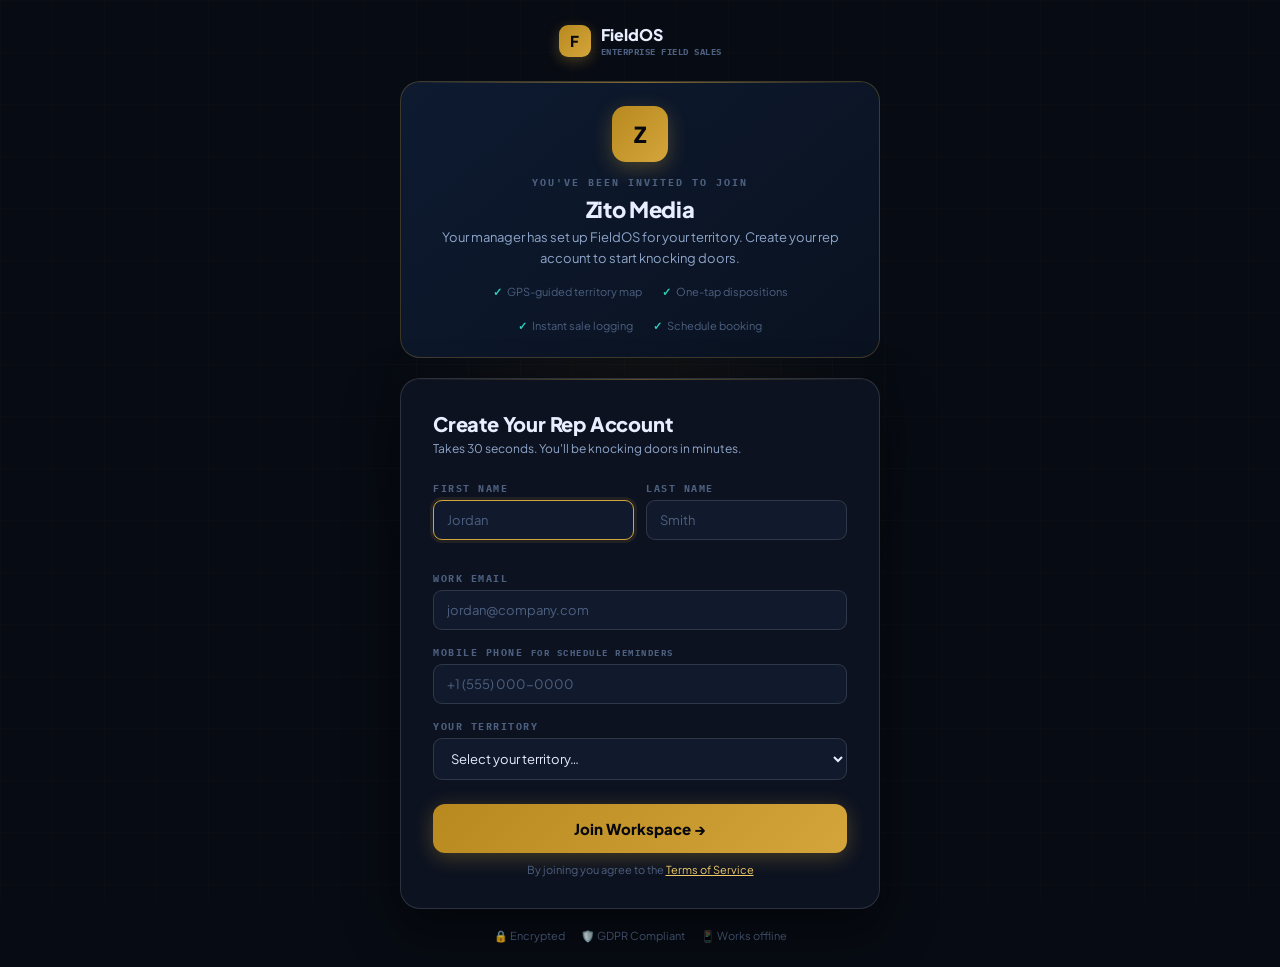
<file: rep-invite.html>
<!DOCTYPE html>
<html lang="en">
<head>
<meta charset="UTF-8">
<meta name="viewport" content="width=device-width, initial-scale=1.0">
<title>FieldOS — Join Your Team</title>
<link rel="preconnect" href="https://fonts.googleapis.com">
<link href="https://fonts.googleapis.com/css2?family=Plus+Jakarta+Sans:wght@400;500;600;700;800&family=IBM+Plex+Mono:wght@400;500;600&display=swap" rel="stylesheet">
<style>
:root{--bg:#070b13;--surface:#0c1220;--surface2:#111a2c;--border:rgba(255,255,255,.07);--border-s:rgba(255,255,255,.13);--gold:#d4a53a;--gold-dim:rgba(212,165,58,.12);--gold-text:#f0c96a;--gig:#2dd4bf;--mega:#a78bfa;--danger:#f43f5e;--text:#e8eeff;--text2:#8fa5c9;--muted:#4d6080;--r:12px;--r-lg:20px}
*{box-sizing:border-box;margin:0;padding:0}
body{font-family:'Plus Jakarta Sans',sans-serif;background:var(--bg);color:var(--text);min-height:100vh;display:flex;flex-direction:column;align-items:center;justify-content:center;padding:24px;-webkit-font-smoothing:antialiased;overflow-x:hidden}
.bg-layer{position:fixed;inset:0;z-index:0;pointer-events:none}
.bg-grid{position:absolute;inset:0;background-image:linear-gradient(rgba(212,165,58,.025) 1px,transparent 1px),linear-gradient(90deg,rgba(212,165,58,.025) 1px,transparent 1px);background-size:52px 52px}
.bg-glow{position:absolute;width:600px;height:600px;border-radius:50%;background:radial-gradient(circle,rgba(212,165,58,.06) 0%,transparent 65%);top:50%;left:50%;transform:translate(-50%,-50%)}
.wrap{position:relative;z-index:1;width:100%;max-width:480px;display:flex;flex-direction:column;gap:20px}
.logo-row{display:flex;justify-content:center;margin-bottom:4px}
.logo{display:flex;align-items:center;gap:10px;font-size:16px;font-weight:800}
.logo-mark{width:32px;height:32px;background:linear-gradient(135deg,#b8891e,var(--gold));border-radius:9px;display:flex;align-items:center;justify-content:center;font-size:15px;font-weight:900;color:#07090f;box-shadow:0 4px 14px rgba(212,165,58,.3)}
.logo-sub{font-size:9px;color:var(--muted);font-family:'IBM Plex Mono',monospace;letter-spacing:.5px;margin-top:1px}

/* invite banner */
.inv-banner{background:linear-gradient(140deg,#0d1a30,#0a1220);border:1px solid rgba(212,165,58,.25);border-radius:var(--r-lg);padding:24px 28px;text-align:center;position:relative;overflow:hidden}
.inv-banner::before{content:'';position:absolute;top:0;left:0;right:0;height:1px;background:linear-gradient(90deg,transparent,var(--gold),transparent);opacity:.6}
.inv-company-logo{width:56px;height:56px;background:linear-gradient(135deg,#b8891e,var(--gold));border-radius:14px;display:flex;align-items:center;justify-content:center;font-size:22px;font-weight:900;color:#07090f;margin:0 auto 14px;box-shadow:0 6px 20px rgba(212,165,58,.3)}
.inv-from{font-size:10px;font-weight:700;text-transform:uppercase;letter-spacing:2px;color:var(--muted);font-family:'IBM Plex Mono',monospace;margin-bottom:6px}
.inv-company{font-size:22px;font-weight:800;margin-bottom:4px;letter-spacing:-.3px}
.inv-msg{font-size:13px;color:var(--text2);line-height:1.6;margin-bottom:16px}
.inv-features{display:flex;justify-content:center;gap:20px;flex-wrap:wrap}
.inv-feat{font-size:11px;color:var(--muted);display:flex;align-items:center;gap:5px}
.inv-feat::before{content:'✓';color:var(--gig);font-weight:800}

/* form card */
.form-card{background:var(--surface);border:1px solid var(--border-s);border-radius:var(--r-lg);padding:32px;position:relative;overflow:hidden;box-shadow:0 20px 50px rgba(0,0,0,.5)}
.form-card::before{content:'';position:absolute;top:0;left:0;right:0;height:1px;background:linear-gradient(90deg,transparent,var(--gold),transparent);opacity:.4}
.fc-title{font-size:20px;font-weight:800;margin-bottom:4px;letter-spacing:-.2px}
.fc-sub{font-size:12px;color:var(--text2);margin-bottom:24px;line-height:1.5}
.field{margin-bottom:16px}
.field-row{display:grid;grid-template-columns:1fr 1fr;gap:12px;margin-bottom:16px}
label{display:block;font-size:10px;font-weight:700;text-transform:uppercase;letter-spacing:1.5px;color:var(--muted);font-family:'IBM Plex Mono',monospace;margin-bottom:5px}
input,select{width:100%;background:var(--surface2);border:1px solid var(--border-s);border-radius:9px;padding:11px 13px;color:var(--text);font-family:'Plus Jakarta Sans',sans-serif;font-size:13px;outline:none;transition:border-color .2s,box-shadow .2s}
input:focus,select:focus{border-color:var(--gold);box-shadow:0 0 0 3px rgba(212,165,58,.1)}
input::placeholder{color:var(--muted)}
select option{background:var(--surface2)}
.btn-join{width:100%;padding:15px;background:linear-gradient(135deg,#b8891e,var(--gold));color:#07090f;border:none;border-radius:12px;font-family:'Plus Jakarta Sans',sans-serif;font-size:15px;font-weight:800;cursor:pointer;transition:all .25s;box-shadow:0 4px 20px rgba(212,165,58,.3);margin-top:8px}
.btn-join:hover{filter:brightness(1.08);transform:translateY(-1px);box-shadow:0 8px 28px rgba(212,165,58,.45)}
.btn-join:disabled{opacity:.35;cursor:not-allowed;transform:none}

/* success state */
.success-wrap{text-align:center}
.success-icon{font-size:72px;margin-bottom:16px;animation:pop .6s cubic-bezier(.175,.885,.32,1.275)}
@keyframes pop{from{transform:scale(0) rotate(-15deg);opacity:0}to{transform:scale(1);opacity:1}}
.success-title{font-size:26px;font-weight:800;margin-bottom:8px;letter-spacing:-.3px}
.success-sub{font-size:13px;color:var(--text2);line-height:1.6;margin-bottom:24px}
.success-ws{background:var(--surface2);border:1px solid rgba(212,165,58,.25);border-radius:var(--r);padding:14px 18px;margin-bottom:24px;display:flex;flex-direction:column;gap:6px}
.success-ws-row{display:flex;justify-content:space-between;font-size:12px}
.success-ws-label{color:var(--muted);font-family:'IBM Plex Mono',monospace}
.success-ws-val{font-weight:700;color:var(--text)}
.btn-go{width:100%;padding:15px;background:linear-gradient(135deg,#0d9488,#0f766e);color:#fff;border:none;border-radius:12px;font-family:'Plus Jakarta Sans',sans-serif;font-size:15px;font-weight:800;cursor:pointer;box-shadow:0 4px 20px rgba(13,148,136,.3);transition:all .25s}
.btn-go:hover{filter:brightness(1.1);transform:translateY(-1px)}
.spinner{width:18px;height:18px;border:2px solid rgba(7,9,15,.3);border-top-color:#07090f;border-radius:50%;animation:spin .6s linear infinite;display:inline-block;vertical-align:middle;margin-right:8px}
@keyframes spin{to{transform:rotate(360deg)}}
.err-box{background:rgba(244,63,94,.08);border:1px solid rgba(244,63,94,.25);border-radius:var(--r);padding:12px 16px;font-size:12px;color:var(--danger);display:none}
.err-box.show{display:block}
.trust-row{display:flex;align-items:center;justify-content:center;gap:16px;flex-wrap:wrap}
.trust-badge{font-size:11px;color:var(--muted);display:flex;align-items:center;gap:5px}
@media(max-width:480px){.field-row{grid-template-columns:1fr}.form-card{padding:22px 18px}.inv-banner{padding:20px 18px}.inv-features{flex-direction:column;align-items:center}}
</style>
</head>
<body>
<div class="bg-layer"><div class="bg-grid"></div><div class="bg-glow"></div></div>

<div class="wrap">
  <div class="logo-row">
    <div class="logo">
      <div class="logo-mark">F</div>
      <div><div>FieldOS</div><div class="logo-sub">ENTERPRISE FIELD SALES</div></div>
    </div>
  </div>

  <div class="inv-banner" id="inv-banner">
    <div class="inv-company-logo" id="inv-logo">Z</div>
    <div class="inv-from">You've been invited to join</div>
    <div class="inv-company" id="inv-company">Loading workspace…</div>
    <div class="inv-msg" id="inv-msg">Your manager has set up FieldOS for your territory. Create your rep account to start knocking doors.</div>
    <div class="inv-features">
      <div class="inv-feat">GPS-guided territory map</div>
      <div class="inv-feat">One-tap dispositions</div>
      <div class="inv-feat">Instant sale logging</div>
      <div class="inv-feat">Schedule booking</div>
    </div>
  </div>

  <div class="form-card" id="form-card">
    <div id="form-content">
      <div class="fc-title">Create Your Rep Account</div>
      <div class="fc-sub">Takes 30 seconds. You'll be knocking doors in minutes.</div>

      <div class="err-box" id="err-box">Please fill in all required fields.</div>

      <div class="field-row">
        <div class="field"><label>First Name</label><input type="text" id="f-first" placeholder="Jordan" autofocus></div>
        <div class="field"><label>Last Name</label><input type="text" id="f-last" placeholder="Smith"></div>
      </div>
      <div class="field"><label>Work Email</label><input type="email" id="f-email" placeholder="jordan@company.com"></div>
      <div class="field"><label>Mobile Phone <span style="color:var(--muted);font-size:9px">for schedule reminders</span></label><input type="tel" id="f-phone" placeholder="+1 (555) 000-0000"></div>
      <div class="field">
        <label>Your Territory</label>
        <select id="f-territory">
          <option value="">Select your territory…</option>
        </select>
      </div>

      <button class="btn-join" id="btn-join">Join Workspace →</button>
      <p style="text-align:center;font-size:11px;color:var(--muted);margin-top:10px">By joining you agree to the <a href="terms.html" style="color:var(--gold-text)">Terms of Service</a></p>
    </div>
  </div>

  <div class="trust-row">
    <div class="trust-badge">🔒 Encrypted</div>
    <div class="trust-badge">🛡️ GDPR Compliant</div>
    <div class="trust-badge">📱 Works offline</div>
  </div>
</div>

<script>
// ▶ Your real zito.gs Apps Script URL
const SCRIPT_URL = 'https://script.google.com/macros/s/AKfycbyyqHh3H5qbBxB2fP9dPsymDoreXGwvrjCLT-ROQGBLMjBXKpprt3LWCC2aHbbeovJp/exec';
const params   = new URLSearchParams(window.location.search);
const WS_ID    = params.get('ws') || '';
const TOKEN    = params.get('token') || '';

// Load real workspace info from zito.gs
let WS_INFO = { company: 'Zito Media', territories: [], valid: true };

async function initPage() {
  try {
    const res  = await fetch(SCRIPT_URL + '?action=workspace_info&_t=' + Date.now());
    const json = await res.json();
    WS_INFO = { company: json.company || 'Zito Media', territories: json.territories || [], valid: true };
  } catch(e) {
    // Fallback if script unreachable — still show form
    WS_INFO = { company: 'Zito Media', territories: ['Palestine, TX', 'Bryson City, NC'], valid: true };
  }

  document.querySelector('#inv-company').textContent = WS_INFO.company;
  document.querySelector('#inv-logo').textContent    = WS_INFO.company.charAt(0).toUpperCase();
  const sel = document.querySelector('#f-territory');
  WS_INFO.territories.forEach(t => {
    const o = document.createElement('option');
    o.value = t; o.textContent = t; sel.appendChild(o);
  });
  if (!WS_INFO.territories.length) {
    const o = document.createElement('option');
    o.value = ''; o.textContent = 'Contact your manager for territory assignment';
    sel.appendChild(o);
  }
}
initPage();

document.querySelector('#btn-join').addEventListener('click', async function() {
  const first  = document.querySelector('#f-first').value.trim();
  const last   = document.querySelector('#f-last').value.trim();
  const email  = document.querySelector('#f-email').value.trim();
  const terr   = document.querySelector('#f-territory').value;
  const err    = document.querySelector('#err-box');

  if(!first || !last || !email || !terr) {
    err.textContent = 'Please fill in all required fields.';
    err.classList.add('show'); return;
  }
  if(!email.includes('@')) {
    err.textContent = 'Please enter a valid email address.';
    err.classList.add('show'); return;
  }
  err.classList.remove('show');

  this.disabled = true;
  this.innerHTML = '<span class="spinner"></span>Setting up your account…';

  try {
    const phone = document.querySelector('#f-phone').value.trim();
    await fetch(SCRIPT_URL, {
      method: 'POST',
      mode: 'no-cors',
      headers: { 'Content-Type': 'text/plain' },
      body: JSON.stringify({
        type:      'join_workspace',
        name:      `${first} ${last}`,
        email:     email,
        phone:     phone,
        territory: terr
      })
    });
  } catch(e) { /* no-cors means we can't read the response, that's ok */ }

  // Store rep identity locally for auto-login
  const repData = { name:`${first} ${last}`, email, territory:terr, joinedAt:new Date().toISOString() };
  try { localStorage.setItem('zito_rep_name', `${first} ${last}`); } catch(x) {}
  try { localStorage.setItem('fieldos_rep', JSON.stringify(repData)); } catch(x) {}

  showSuccess({ first, last, email, territory:terr });
});

function showSuccess({ first, last, email, territory }) {
  document.querySelector('#form-content').innerHTML = `
    <div class="success-wrap">
      <div class="success-icon">🎉</div>
      <div class="success-title">Welcome aboard, ${first}!</div>
      <div class="success-sub">Your FieldOS account is ready. You've been added to the <strong>${WS_INFO.company}</strong> workspace.</div>
      <div class="success-ws">
        <div class="success-ws-row"><span class="success-ws-label">Name</span><span class="success-ws-val">${first} ${last}</span></div>
        <div class="success-ws-row"><span class="success-ws-label">Email</span><span class="success-ws-val">${email}</span></div>
        <div class="success-ws-row"><span class="success-ws-label">Territory</span><span class="success-ws-val">${territory}</span></div>
        <div class="success-ws-row"><span class="success-ws-label">Workspace</span><span class="success-ws-val">${WS_ID}</span></div>
      </div>
      <button class="btn-go" onclick="launchApp()">Launch Field App →</button>
      <p style="text-align:center;font-size:11px;color:var(--muted);margin-top:12px">Bookmark this page or add to your home screen for quick access</p>
    </div>`;
}

function launchApp() {
  const rep = JSON.parse(localStorage.getItem('fieldos_rep') || '{}');
  // Pass rep name as URL param — app.js reads it and auto-fills the name field
  const url = 'app.html?rep=' + encodeURIComponent(rep.name || '') +
              '&territory=' + encodeURIComponent(rep.territory || '');
  window.location.href = url;
}
</script>
</body>
</html>
</file>
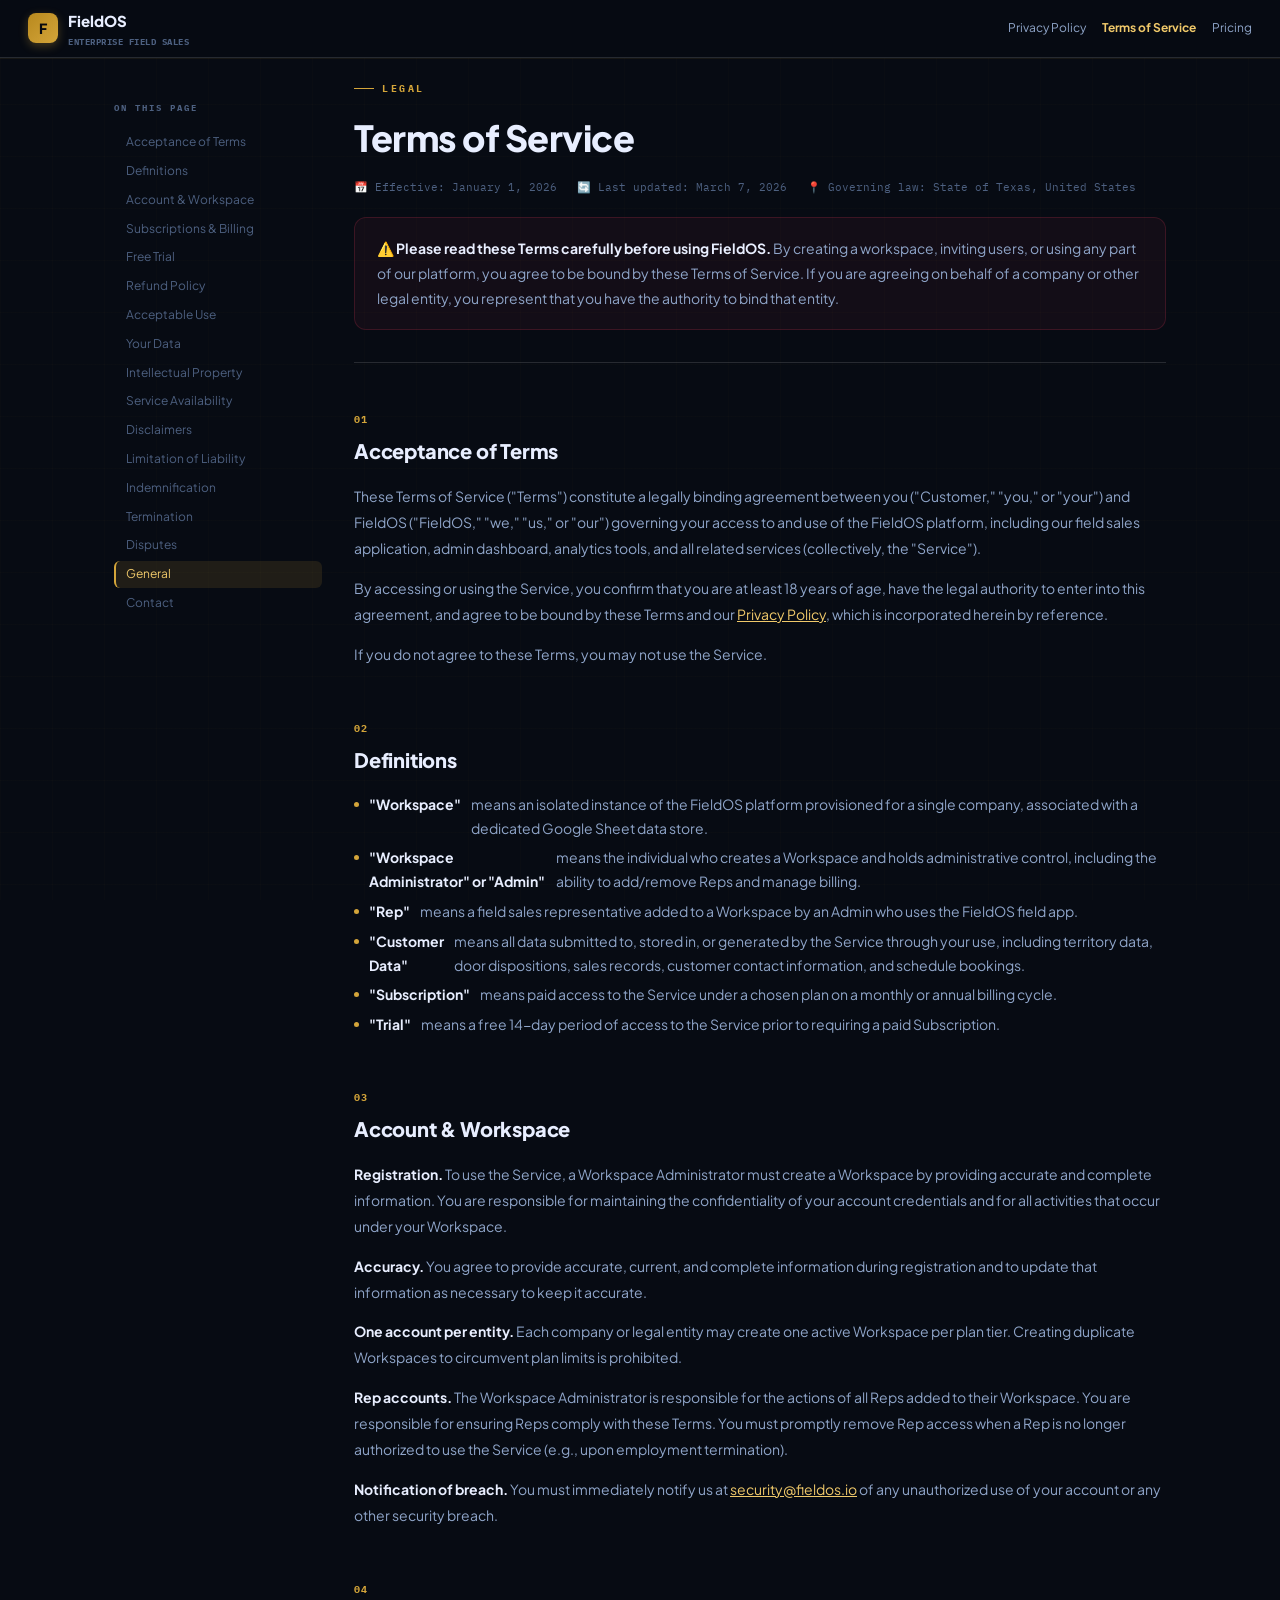
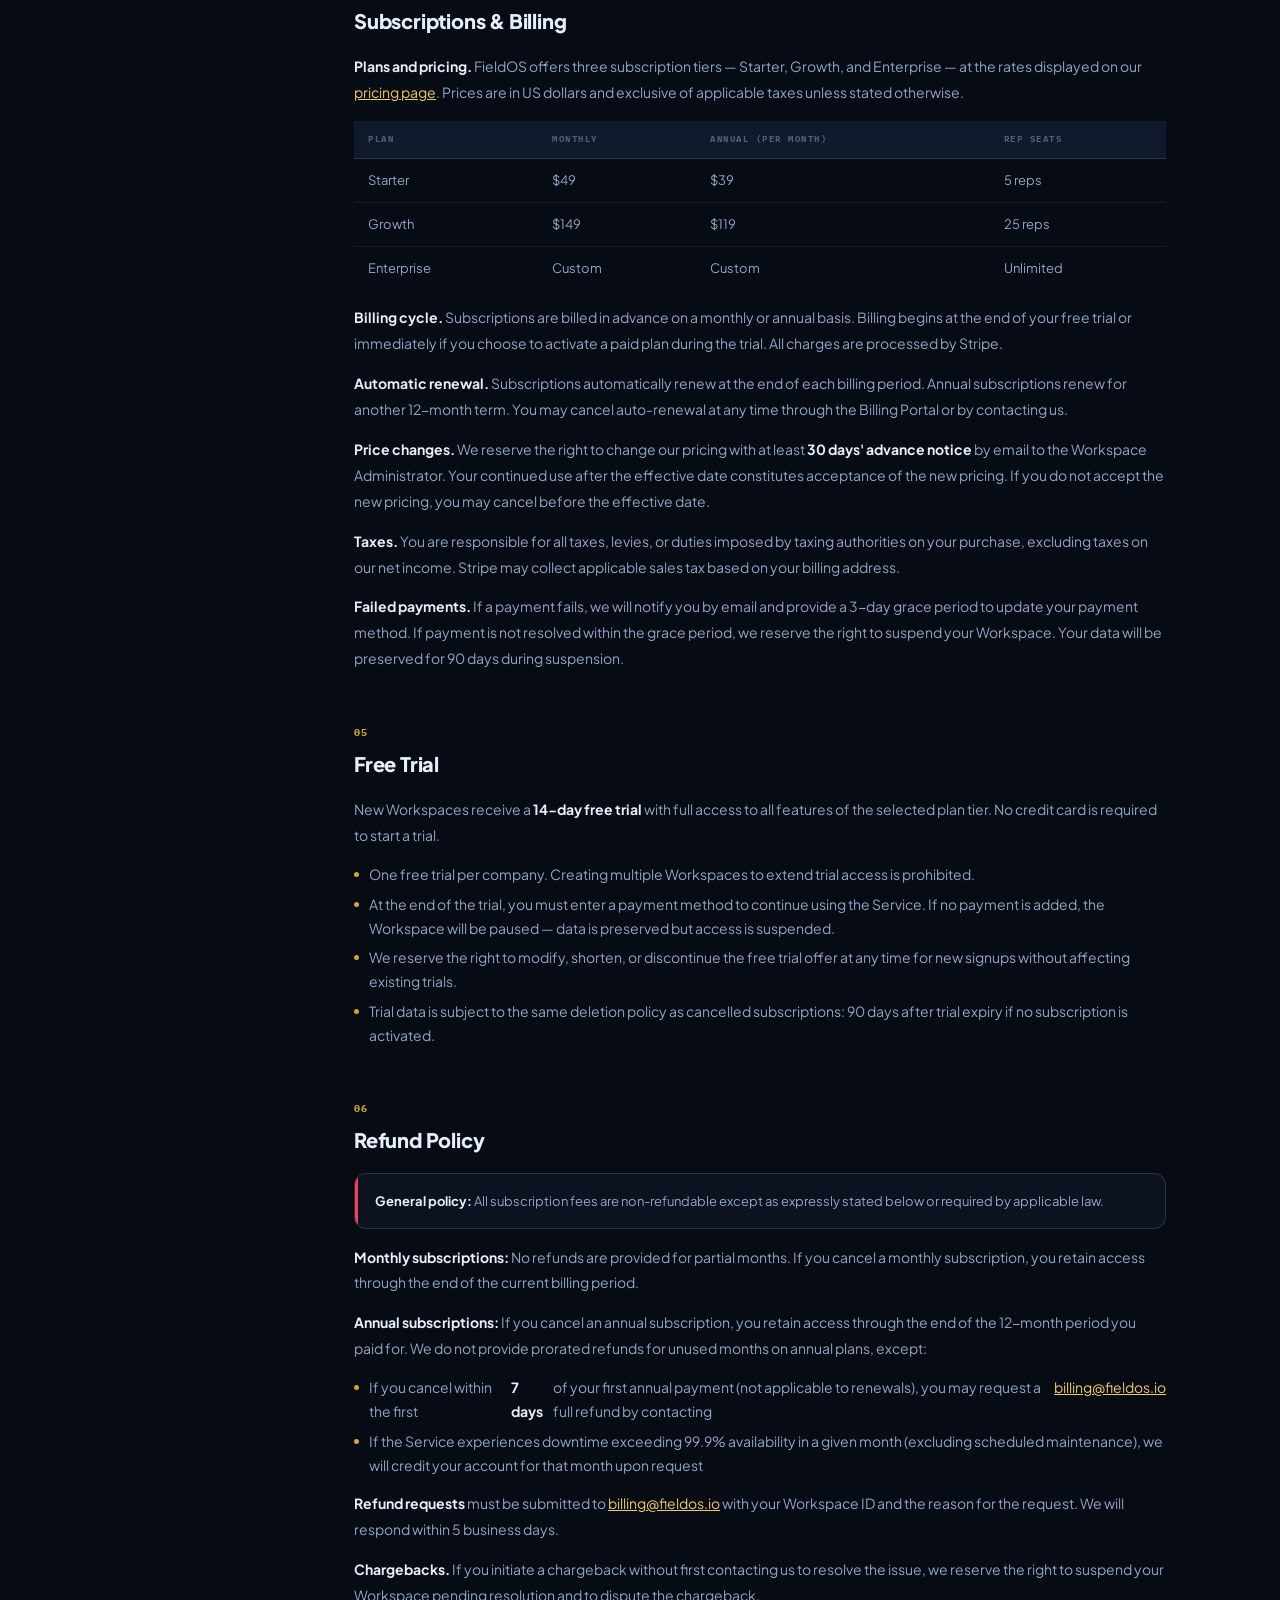
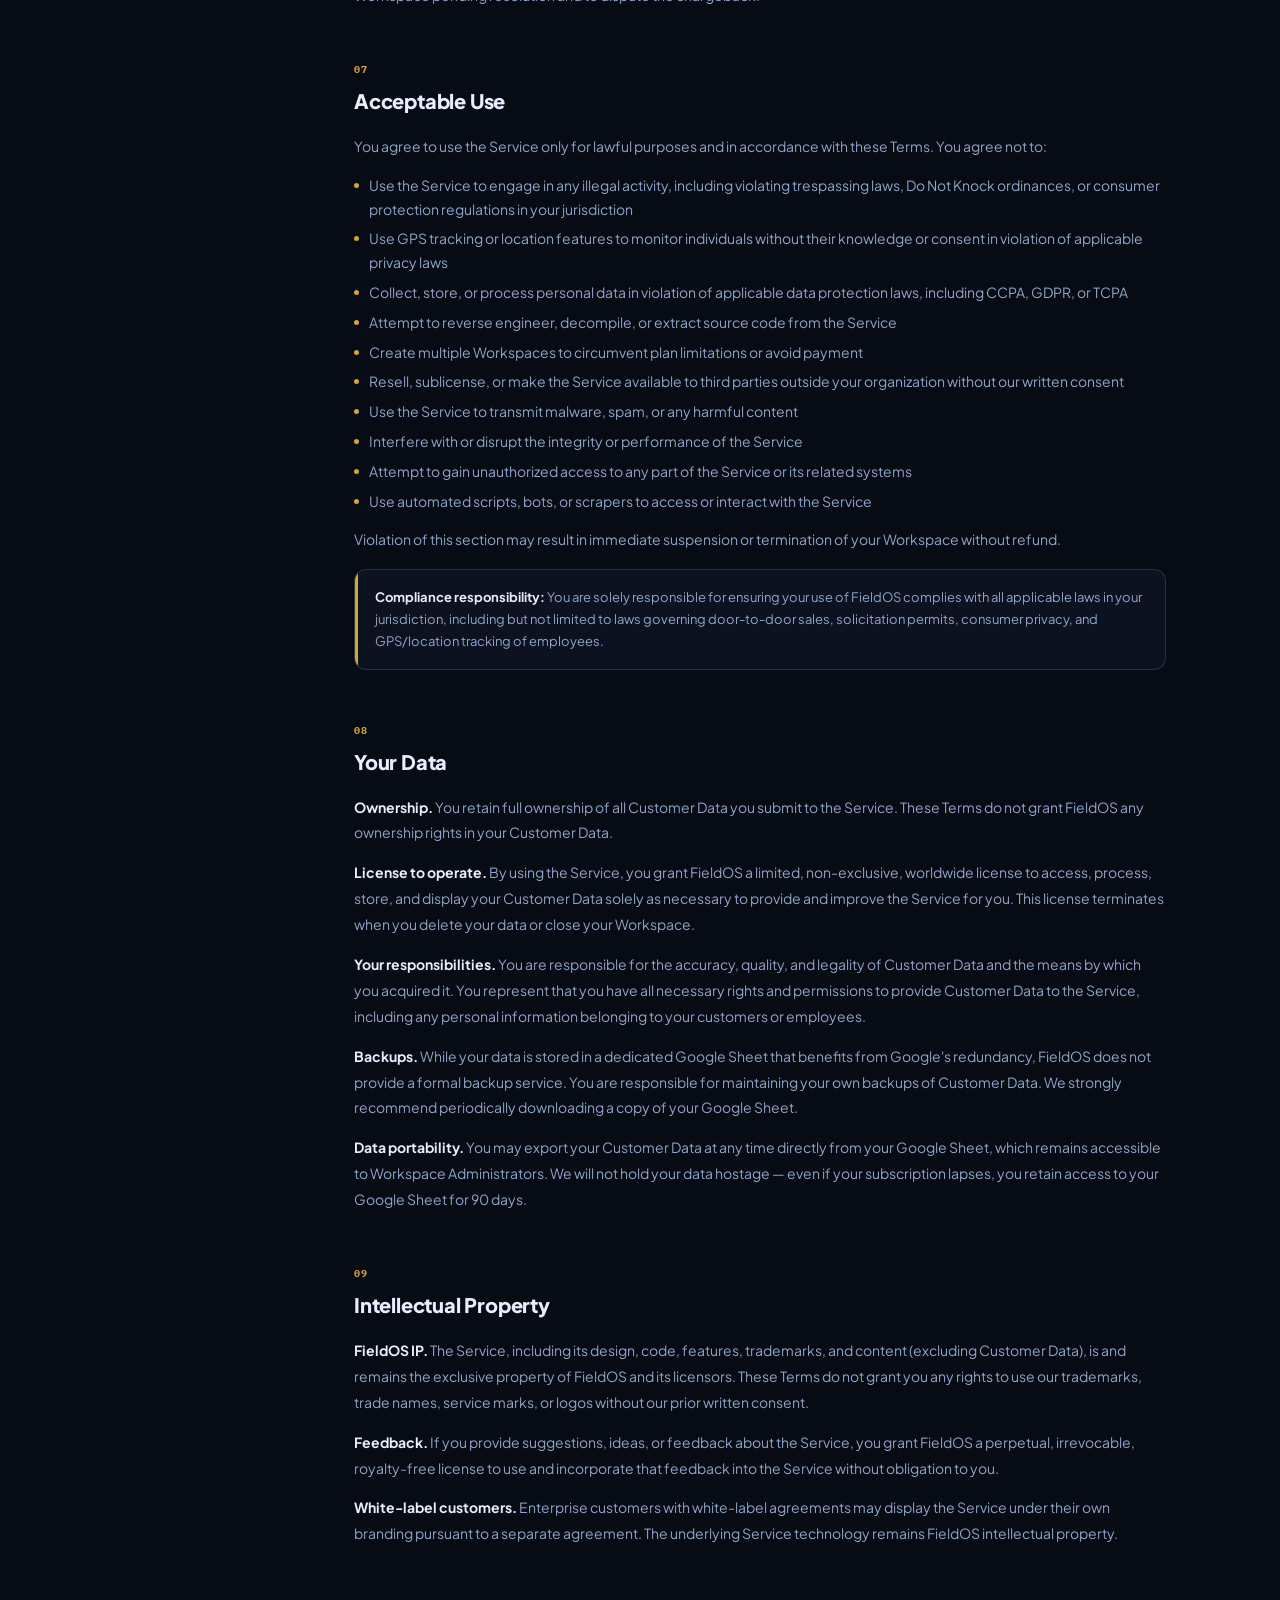
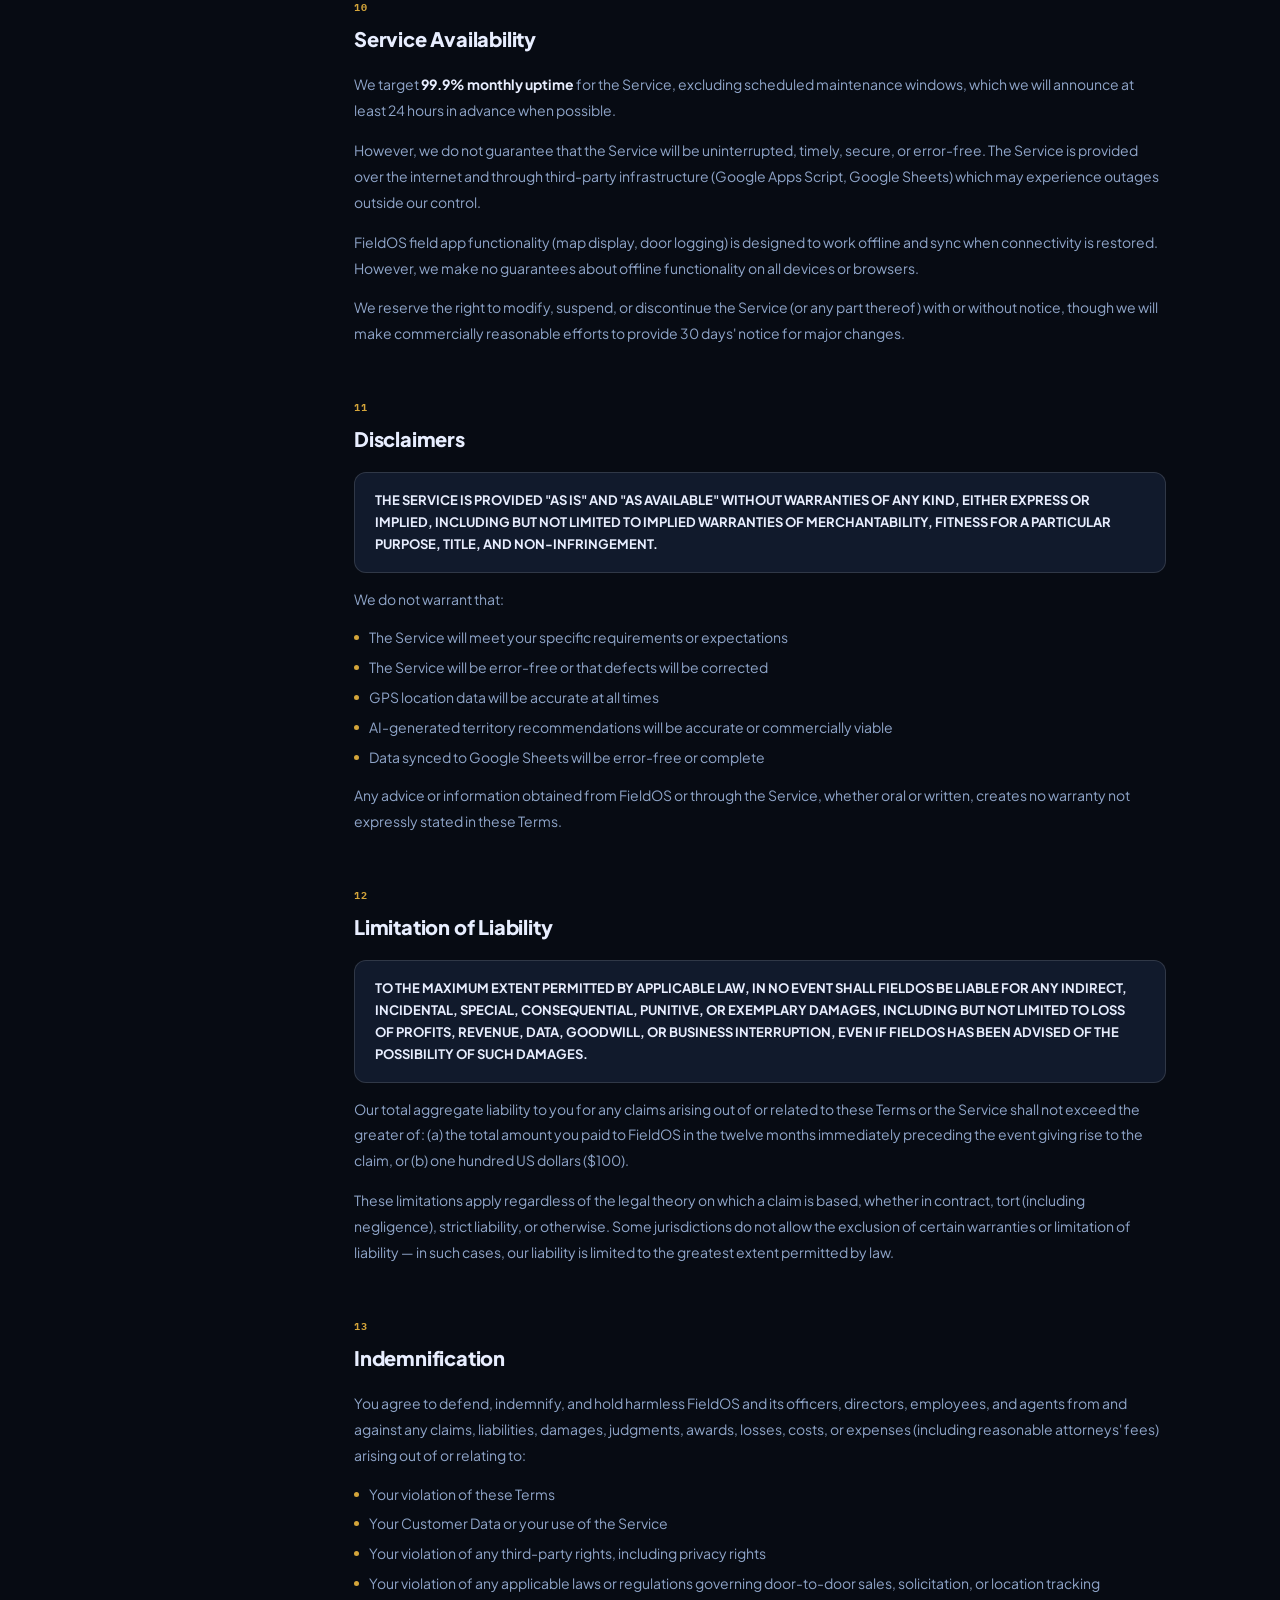
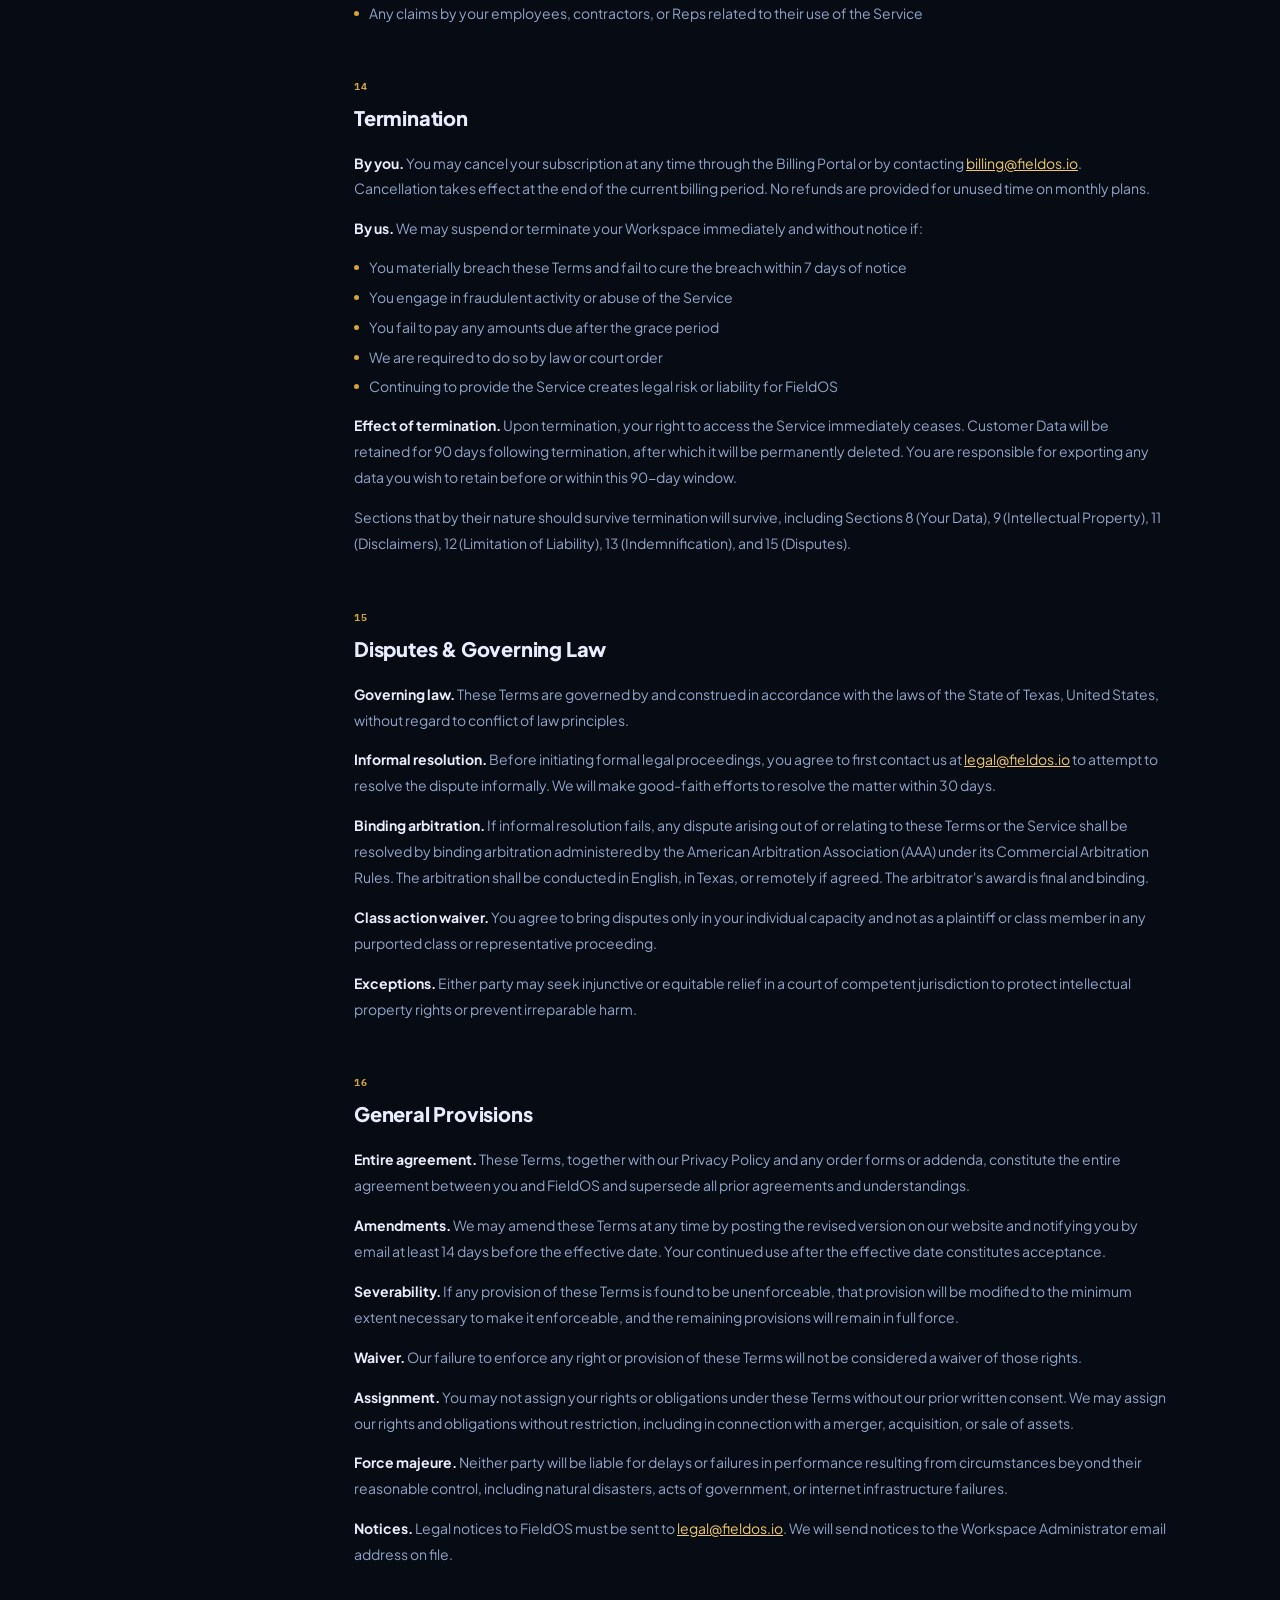
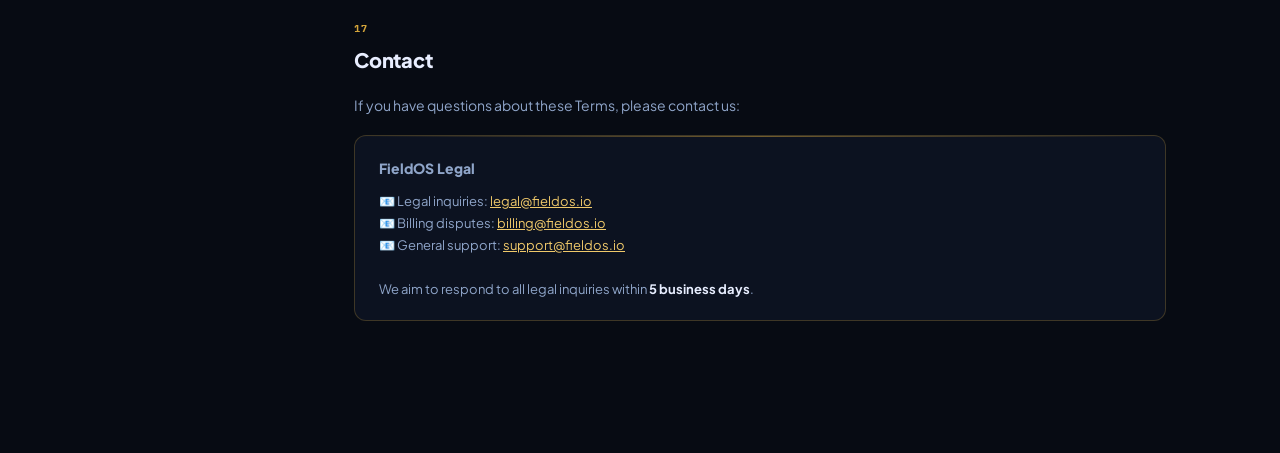
<file: terms.html>
<!DOCTYPE html>
<html lang="en">
<head>
<meta charset="UTF-8">
<meta name="viewport" content="width=device-width, initial-scale=1.0">
<title>Terms of Service — FieldOS</title>
<link rel="preconnect" href="https://fonts.googleapis.com">
<link href="https://fonts.googleapis.com/css2?family=Plus+Jakarta+Sans:wght@400;500;600;700;800&family=IBM+Plex+Mono:wght@400;500;600&display=swap" rel="stylesheet">
<style>
:root{--bg:#070b13;--surface:#0c1220;--s2:#111a2c;--border:rgba(255,255,255,.07);--border-s:rgba(255,255,255,.13);--gold:#d4a53a;--gold-dim:rgba(212,165,58,.12);--gold-t:#f0c96a;--gig:#2dd4bf;--danger:#f43f5e;--text:#e8eeff;--t2:#8fa5c9;--muted:#4d6080;--r:12px}
*{box-sizing:border-box;margin:0;padding:0}
html{scroll-behavior:smooth}
body{font-family:'Plus Jakarta Sans',sans-serif;background:var(--bg);color:var(--text);-webkit-font-smoothing:antialiased;line-height:1.7}
.bg-fixed{position:fixed;inset:0;z-index:0;pointer-events:none}
.bg-grid{position:absolute;inset:0;background-image:linear-gradient(rgba(212,165,58,.018) 1px,transparent 1px),linear-gradient(90deg,rgba(212,165,58,.018) 1px,transparent 1px);background-size:52px 52px}
#topbar{position:fixed;top:0;left:0;right:0;height:58px;display:flex;align-items:center;justify-content:space-between;padding:0 28px;background:rgba(7,11,19,.92);border-bottom:1px solid var(--border-s);backdrop-filter:blur(16px);z-index:100;box-shadow:0 1px 0 rgba(212,165,58,.08)}
.logo{display:flex;align-items:center;gap:10px;font-size:15px;font-weight:800;text-decoration:none;color:var(--text)}
.logo-mark{width:30px;height:30px;background:linear-gradient(135deg,#b8891e,var(--gold));border-radius:8px;display:flex;align-items:center;justify-content:center;font-size:14px;font-weight:900;color:#07090f;box-shadow:0 3px 10px rgba(212,165,58,.3)}
.logo-sub{font-size:9px;color:var(--muted);font-family:'IBM Plex Mono',monospace;letter-spacing:.5px;margin-top:1px}
.topbar-links{display:flex;gap:16px;font-size:12px}
.topbar-links a{color:var(--t2);text-decoration:none;transition:color .15s}
.topbar-links a:hover{color:var(--gold-t)}
.topbar-links a.active{color:var(--gold-t);font-weight:700}
.page-wrap{position:relative;z-index:1;display:grid;grid-template-columns:240px 1fr;gap:0;max-width:1100px;margin:0 auto;padding:80px 24px 80px;min-height:100vh}
.toc{position:sticky;top:80px;height:fit-content;padding:20px 0 20px 0;padding-right:32px}
.toc-label{font-size:9px;font-weight:700;text-transform:uppercase;letter-spacing:2px;color:var(--muted);font-family:'IBM Plex Mono',monospace;margin-bottom:14px}
.toc-list{display:flex;flex-direction:column;gap:2px}
.toc-item{font-size:12px;color:var(--muted);text-decoration:none;padding:5px 10px;border-radius:6px;transition:all .15s;border-left:2px solid transparent;line-height:1.4}
.toc-item:hover{color:var(--t2);background:rgba(255,255,255,.03)}
.toc-item.active{color:var(--gold-t);border-left-color:var(--gold);background:var(--gold-dim)}
.content{min-width:0}
.doc-header{margin-bottom:48px;padding-bottom:32px;border-bottom:1px solid var(--border-s)}
.doc-eyebrow{font-size:10px;font-weight:700;text-transform:uppercase;letter-spacing:2.5px;color:var(--gold);font-family:'IBM Plex Mono',monospace;margin-bottom:10px;display:flex;align-items:center;gap:8px}
.doc-eyebrow::before{content:'';width:20px;height:1px;background:var(--gold)}
.doc-title{font-size:36px;font-weight:800;letter-spacing:-.5px;margin-bottom:10px}
.doc-meta{display:flex;gap:20px;font-size:11px;color:var(--muted);font-family:'IBM Plex Mono',monospace;flex-wrap:wrap}
.doc-intro{margin-top:20px;font-size:14px;color:var(--t2);line-height:1.8;padding:18px 22px;background:rgba(244,63,94,.05);border:1px solid rgba(244,63,94,.18);border-radius:var(--r)}
.doc-section{margin-bottom:52px;scroll-margin-top:80px}
.section-num{font-size:10px;font-weight:700;font-family:'IBM Plex Mono',monospace;color:var(--gold);letter-spacing:1px;margin-bottom:6px}
.section-title{font-size:20px;font-weight:800;letter-spacing:-.2px;margin-bottom:16px;color:var(--text)}
.section-body{font-size:14px;color:var(--t2);line-height:1.85}
.section-body p{margin-bottom:14px}
.section-body p:last-child{margin-bottom:0}
.section-body strong{color:var(--text);font-weight:700}
.section-body a{color:var(--gold-t);text-decoration:underline}
.doc-list{margin:10px 0 14px 0;display:flex;flex-direction:column;gap:6px}
.doc-list li{font-size:14px;color:var(--t2);line-height:1.7;display:flex;align-items:flex-start;gap:10px;list-style:none}
.doc-list li::before{content:'';width:5px;height:5px;border-radius:50%;background:var(--gold);flex-shrink:0;margin-top:9px}
.info-box{background:var(--surface);border:1px solid var(--border-s);border-radius:var(--r);padding:16px 20px;margin:16px 0;font-size:13px;color:var(--t2);line-height:1.7;position:relative;overflow:hidden}
.info-box::before{content:'';position:absolute;left:0;top:0;bottom:0;width:3px;background:var(--gold)}
.info-box.danger::before{background:var(--danger)}
.info-box.teal::before{background:var(--gig)}
.info-box strong{color:var(--text)}
.doc-table{width:100%;border-collapse:collapse;margin:16px 0;font-size:13px}
.doc-table th{text-align:left;padding:10px 14px;font-size:9px;font-weight:700;text-transform:uppercase;letter-spacing:1.5px;color:var(--muted);font-family:'IBM Plex Mono',monospace;border-bottom:1px solid var(--border-s);background:var(--s2)}
.doc-table td{padding:11px 14px;border-bottom:1px solid var(--border);color:var(--t2);vertical-align:top;line-height:1.6}
.doc-table tr:last-child td{border-bottom:none}
.doc-table tr:hover td{background:rgba(255,255,255,.015)}
.contact-box{background:var(--surface);border:1px solid rgba(212,165,58,.25);border-radius:var(--r);padding:20px 24px;margin-top:16px;position:relative;overflow:hidden}
.contact-box::before{content:'';position:absolute;top:0;left:0;right:0;height:1px;background:linear-gradient(90deg,transparent,var(--gold),transparent);opacity:.5}
.contact-box h4{font-size:14px;font-weight:800;margin-bottom:8px}
.contact-box p{font-size:13px;color:var(--t2);line-height:1.7}
.contact-box a{color:var(--gold-t)}
.caps-warning{font-size:13px;font-weight:700;color:var(--text);line-height:1.7;background:var(--s2);border:1px solid var(--border-s);border-radius:var(--r);padding:16px 20px;margin:14px 0}
@media(max-width:800px){.page-wrap{grid-template-columns:1fr;padding:74px 20px 60px}.toc{display:none}.doc-title{font-size:28px}}
</style>
</head>
<body>
<div class="bg-fixed"><div class="bg-grid"></div></div>

<nav id="topbar">
  <a class="logo" href="landing.html">
    <div class="logo-mark">F</div>
    <div><div>FieldOS</div><div class="logo-sub">ENTERPRISE FIELD SALES</div></div>
  </a>
  <div class="topbar-links">
    <a href="privacy.html">Privacy Policy</a>
    <a href="terms.html" class="active">Terms of Service</a>
    <a href="landing.html#pricing">Pricing</a>
  </div>
</nav>

<div class="page-wrap">
  <aside class="toc">
    <div class="toc-label">On this page</div>
    <div class="toc-list">
      <a class="toc-item active" href="#acceptance">Acceptance of Terms</a>
      <a class="toc-item" href="#definitions">Definitions</a>
      <a class="toc-item" href="#account">Account & Workspace</a>
      <a class="toc-item" href="#subscriptions">Subscriptions & Billing</a>
      <a class="toc-item" href="#trial">Free Trial</a>
      <a class="toc-item" href="#refunds">Refund Policy</a>
      <a class="toc-item" href="#acceptable-use">Acceptable Use</a>
      <a class="toc-item" href="#your-data">Your Data</a>
      <a class="toc-item" href="#ip">Intellectual Property</a>
      <a class="toc-item" href="#availability">Service Availability</a>
      <a class="toc-item" href="#disclaimers">Disclaimers</a>
      <a class="toc-item" href="#liability">Limitation of Liability</a>
      <a class="toc-item" href="#indemnification">Indemnification</a>
      <a class="toc-item" href="#termination">Termination</a>
      <a class="toc-item" href="#disputes">Disputes</a>
      <a class="toc-item" href="#general">General</a>
      <a class="toc-item" href="#contact">Contact</a>
    </div>
  </aside>

  <main class="content">

    <div class="doc-header">
      <div class="doc-eyebrow">Legal</div>
      <h1 class="doc-title">Terms of Service</h1>
      <div class="doc-meta">
        <span>📅 Effective: January 1, 2026</span>
        <span>🔄 Last updated: March 7, 2026</span>
        <span>📍 Governing law: State of Texas, United States</span>
      </div>
      <div class="doc-intro">
        ⚠️ <strong style="color:var(--text)">Please read these Terms carefully before using FieldOS.</strong> By creating a workspace, inviting users, or using any part of our platform, you agree to be bound by these Terms of Service. If you are agreeing on behalf of a company or other legal entity, you represent that you have the authority to bind that entity.
      </div>
    </div>

    <!-- 1. ACCEPTANCE -->
    <div class="doc-section" id="acceptance">
      <div class="section-num">01</div>
      <h2 class="section-title">Acceptance of Terms</h2>
      <div class="section-body">
        <p>These Terms of Service ("Terms") constitute a legally binding agreement between you ("Customer," "you," or "your") and FieldOS ("FieldOS," "we," "us," or "our") governing your access to and use of the FieldOS platform, including our field sales application, admin dashboard, analytics tools, and all related services (collectively, the "Service").</p>
        <p>By accessing or using the Service, you confirm that you are at least 18 years of age, have the legal authority to enter into this agreement, and agree to be bound by these Terms and our <a href="privacy.html">Privacy Policy</a>, which is incorporated herein by reference.</p>
        <p>If you do not agree to these Terms, you may not use the Service.</p>
      </div>
    </div>

    <!-- 2. DEFINITIONS -->
    <div class="doc-section" id="definitions">
      <div class="section-num">02</div>
      <h2 class="section-title">Definitions</h2>
      <div class="section-body">
        <ul class="doc-list">
          <li><strong>"Workspace"</strong> means an isolated instance of the FieldOS platform provisioned for a single company, associated with a dedicated Google Sheet data store.</li>
          <li><strong>"Workspace Administrator" or "Admin"</strong> means the individual who creates a Workspace and holds administrative control, including the ability to add/remove Reps and manage billing.</li>
          <li><strong>"Rep"</strong> means a field sales representative added to a Workspace by an Admin who uses the FieldOS field app.</li>
          <li><strong>"Customer Data"</strong> means all data submitted to, stored in, or generated by the Service through your use, including territory data, door dispositions, sales records, customer contact information, and schedule bookings.</li>
          <li><strong>"Subscription"</strong> means paid access to the Service under a chosen plan on a monthly or annual billing cycle.</li>
          <li><strong>"Trial"</strong> means a free 14-day period of access to the Service prior to requiring a paid Subscription.</li>
        </ul>
      </div>
    </div>

    <!-- 3. ACCOUNT -->
    <div class="doc-section" id="account">
      <div class="section-num">03</div>
      <h2 class="section-title">Account &amp; Workspace</h2>
      <div class="section-body">
        <p><strong>Registration.</strong> To use the Service, a Workspace Administrator must create a Workspace by providing accurate and complete information. You are responsible for maintaining the confidentiality of your account credentials and for all activities that occur under your Workspace.</p>
        <p><strong>Accuracy.</strong> You agree to provide accurate, current, and complete information during registration and to update that information as necessary to keep it accurate.</p>
        <p><strong>One account per entity.</strong> Each company or legal entity may create one active Workspace per plan tier. Creating duplicate Workspaces to circumvent plan limits is prohibited.</p>
        <p><strong>Rep accounts.</strong> The Workspace Administrator is responsible for the actions of all Reps added to their Workspace. You are responsible for ensuring Reps comply with these Terms. You must promptly remove Rep access when a Rep is no longer authorized to use the Service (e.g., upon employment termination).</p>
        <p><strong>Notification of breach.</strong> You must immediately notify us at <a href="mailto:security@fieldos.io">security@fieldos.io</a> of any unauthorized use of your account or any other security breach.</p>
      </div>
    </div>

    <!-- 4. SUBSCRIPTIONS -->
    <div class="doc-section" id="subscriptions">
      <div class="section-num">04</div>
      <h2 class="section-title">Subscriptions &amp; Billing</h2>
      <div class="section-body">
        <p><strong>Plans and pricing.</strong> FieldOS offers three subscription tiers — Starter, Growth, and Enterprise — at the rates displayed on our <a href="landing.html#pricing">pricing page</a>. Prices are in US dollars and exclusive of applicable taxes unless stated otherwise.</p>

        <table class="doc-table">
          <thead><tr><th>Plan</th><th>Monthly</th><th>Annual (per month)</th><th>Rep Seats</th></tr></thead>
          <tbody>
            <tr><td>Starter</td><td>$49</td><td>$39</td><td>5 reps</td></tr>
            <tr><td>Growth</td><td>$149</td><td>$119</td><td>25 reps</td></tr>
            <tr><td>Enterprise</td><td>Custom</td><td>Custom</td><td>Unlimited</td></tr>
          </tbody>
        </table>

        <p><strong>Billing cycle.</strong> Subscriptions are billed in advance on a monthly or annual basis. Billing begins at the end of your free trial or immediately if you choose to activate a paid plan during the trial. All charges are processed by Stripe.</p>
        <p><strong>Automatic renewal.</strong> Subscriptions automatically renew at the end of each billing period. Annual subscriptions renew for another 12-month term. You may cancel auto-renewal at any time through the Billing Portal or by contacting us.</p>
        <p><strong>Price changes.</strong> We reserve the right to change our pricing with at least <strong>30 days' advance notice</strong> by email to the Workspace Administrator. Your continued use after the effective date constitutes acceptance of the new pricing. If you do not accept the new pricing, you may cancel before the effective date.</p>
        <p><strong>Taxes.</strong> You are responsible for all taxes, levies, or duties imposed by taxing authorities on your purchase, excluding taxes on our net income. Stripe may collect applicable sales tax based on your billing address.</p>
        <p><strong>Failed payments.</strong> If a payment fails, we will notify you by email and provide a 3-day grace period to update your payment method. If payment is not resolved within the grace period, we reserve the right to suspend your Workspace. Your data will be preserved for 90 days during suspension.</p>
      </div>
    </div>

    <!-- 5. TRIAL -->
    <div class="doc-section" id="trial">
      <div class="section-num">05</div>
      <h2 class="section-title">Free Trial</h2>
      <div class="section-body">
        <p>New Workspaces receive a <strong>14-day free trial</strong> with full access to all features of the selected plan tier. No credit card is required to start a trial.</p>
        <ul class="doc-list">
          <li>One free trial per company. Creating multiple Workspaces to extend trial access is prohibited.</li>
          <li>At the end of the trial, you must enter a payment method to continue using the Service. If no payment is added, the Workspace will be paused — data is preserved but access is suspended.</li>
          <li>We reserve the right to modify, shorten, or discontinue the free trial offer at any time for new signups without affecting existing trials.</li>
          <li>Trial data is subject to the same deletion policy as cancelled subscriptions: 90 days after trial expiry if no subscription is activated.</li>
        </ul>
      </div>
    </div>

    <!-- 6. REFUNDS -->
    <div class="doc-section" id="refunds">
      <div class="section-num">06</div>
      <h2 class="section-title">Refund Policy</h2>
      <div class="section-body">
        <div class="info-box danger">
          <strong>General policy:</strong> All subscription fees are non-refundable except as expressly stated below or required by applicable law.
        </div>
        <p><strong>Monthly subscriptions:</strong> No refunds are provided for partial months. If you cancel a monthly subscription, you retain access through the end of the current billing period.</p>
        <p><strong>Annual subscriptions:</strong> If you cancel an annual subscription, you retain access through the end of the 12-month period you paid for. We do not provide prorated refunds for unused months on annual plans, except:</p>
        <ul class="doc-list">
          <li>If you cancel within the first <strong>7 days</strong> of your first annual payment (not applicable to renewals), you may request a full refund by contacting <a href="mailto:billing@fieldos.io">billing@fieldos.io</a></li>
          <li>If the Service experiences downtime exceeding 99.9% availability in a given month (excluding scheduled maintenance), we will credit your account for that month upon request</li>
        </ul>
        <p><strong>Refund requests</strong> must be submitted to <a href="mailto:billing@fieldos.io">billing@fieldos.io</a> with your Workspace ID and the reason for the request. We will respond within 5 business days.</p>
        <p><strong>Chargebacks.</strong> If you initiate a chargeback without first contacting us to resolve the issue, we reserve the right to suspend your Workspace pending resolution and to dispute the chargeback.</p>
      </div>
    </div>

    <!-- 7. ACCEPTABLE USE -->
    <div class="doc-section" id="acceptable-use">
      <div class="section-num">07</div>
      <h2 class="section-title">Acceptable Use</h2>
      <div class="section-body">
        <p>You agree to use the Service only for lawful purposes and in accordance with these Terms. You agree not to:</p>
        <ul class="doc-list">
          <li>Use the Service to engage in any illegal activity, including violating trespassing laws, Do Not Knock ordinances, or consumer protection regulations in your jurisdiction</li>
          <li>Use GPS tracking or location features to monitor individuals without their knowledge or consent in violation of applicable privacy laws</li>
          <li>Collect, store, or process personal data in violation of applicable data protection laws, including CCPA, GDPR, or TCPA</li>
          <li>Attempt to reverse engineer, decompile, or extract source code from the Service</li>
          <li>Create multiple Workspaces to circumvent plan limitations or avoid payment</li>
          <li>Resell, sublicense, or make the Service available to third parties outside your organization without our written consent</li>
          <li>Use the Service to transmit malware, spam, or any harmful content</li>
          <li>Interfere with or disrupt the integrity or performance of the Service</li>
          <li>Attempt to gain unauthorized access to any part of the Service or its related systems</li>
          <li>Use automated scripts, bots, or scrapers to access or interact with the Service</li>
        </ul>
        <p>Violation of this section may result in immediate suspension or termination of your Workspace without refund.</p>
        <div class="info-box">
          <strong>Compliance responsibility:</strong> You are solely responsible for ensuring your use of FieldOS complies with all applicable laws in your jurisdiction, including but not limited to laws governing door-to-door sales, solicitation permits, consumer privacy, and GPS/location tracking of employees.
        </div>
      </div>
    </div>

    <!-- 8. YOUR DATA -->
    <div class="doc-section" id="your-data">
      <div class="section-num">08</div>
      <h2 class="section-title">Your Data</h2>
      <div class="section-body">
        <p><strong>Ownership.</strong> You retain full ownership of all Customer Data you submit to the Service. These Terms do not grant FieldOS any ownership rights in your Customer Data.</p>
        <p><strong>License to operate.</strong> By using the Service, you grant FieldOS a limited, non-exclusive, worldwide license to access, process, store, and display your Customer Data solely as necessary to provide and improve the Service for you. This license terminates when you delete your data or close your Workspace.</p>
        <p><strong>Your responsibilities.</strong> You are responsible for the accuracy, quality, and legality of Customer Data and the means by which you acquired it. You represent that you have all necessary rights and permissions to provide Customer Data to the Service, including any personal information belonging to your customers or employees.</p>
        <p><strong>Backups.</strong> While your data is stored in a dedicated Google Sheet that benefits from Google's redundancy, FieldOS does not provide a formal backup service. You are responsible for maintaining your own backups of Customer Data. We strongly recommend periodically downloading a copy of your Google Sheet.</p>
        <p><strong>Data portability.</strong> You may export your Customer Data at any time directly from your Google Sheet, which remains accessible to Workspace Administrators. We will not hold your data hostage — even if your subscription lapses, you retain access to your Google Sheet for 90 days.</p>
      </div>
    </div>

    <!-- 9. IP -->
    <div class="doc-section" id="ip">
      <div class="section-num">09</div>
      <h2 class="section-title">Intellectual Property</h2>
      <div class="section-body">
        <p><strong>FieldOS IP.</strong> The Service, including its design, code, features, trademarks, and content (excluding Customer Data), is and remains the exclusive property of FieldOS and its licensors. These Terms do not grant you any rights to use our trademarks, trade names, service marks, or logos without our prior written consent.</p>
        <p><strong>Feedback.</strong> If you provide suggestions, ideas, or feedback about the Service, you grant FieldOS a perpetual, irrevocable, royalty-free license to use and incorporate that feedback into the Service without obligation to you.</p>
        <p><strong>White-label customers.</strong> Enterprise customers with white-label agreements may display the Service under their own branding pursuant to a separate agreement. The underlying Service technology remains FieldOS intellectual property.</p>
      </div>
    </div>

    <!-- 10. AVAILABILITY -->
    <div class="doc-section" id="availability">
      <div class="section-num">10</div>
      <h2 class="section-title">Service Availability</h2>
      <div class="section-body">
        <p>We target <strong>99.9% monthly uptime</strong> for the Service, excluding scheduled maintenance windows, which we will announce at least 24 hours in advance when possible.</p>
        <p>However, we do not guarantee that the Service will be uninterrupted, timely, secure, or error-free. The Service is provided over the internet and through third-party infrastructure (Google Apps Script, Google Sheets) which may experience outages outside our control.</p>
        <p>FieldOS field app functionality (map display, door logging) is designed to work offline and sync when connectivity is restored. However, we make no guarantees about offline functionality on all devices or browsers.</p>
        <p>We reserve the right to modify, suspend, or discontinue the Service (or any part thereof) with or without notice, though we will make commercially reasonable efforts to provide 30 days' notice for major changes.</p>
      </div>
    </div>

    <!-- 11. DISCLAIMERS -->
    <div class="doc-section" id="disclaimers">
      <div class="section-num">11</div>
      <h2 class="section-title">Disclaimers</h2>
      <div class="section-body">
        <div class="caps-warning">THE SERVICE IS PROVIDED "AS IS" AND "AS AVAILABLE" WITHOUT WARRANTIES OF ANY KIND, EITHER EXPRESS OR IMPLIED, INCLUDING BUT NOT LIMITED TO IMPLIED WARRANTIES OF MERCHANTABILITY, FITNESS FOR A PARTICULAR PURPOSE, TITLE, AND NON-INFRINGEMENT.</div>
        <p>We do not warrant that:</p>
        <ul class="doc-list">
          <li>The Service will meet your specific requirements or expectations</li>
          <li>The Service will be error-free or that defects will be corrected</li>
          <li>GPS location data will be accurate at all times</li>
          <li>AI-generated territory recommendations will be accurate or commercially viable</li>
          <li>Data synced to Google Sheets will be error-free or complete</li>
        </ul>
        <p>Any advice or information obtained from FieldOS or through the Service, whether oral or written, creates no warranty not expressly stated in these Terms.</p>
      </div>
    </div>

    <!-- 12. LIABILITY -->
    <div class="doc-section" id="liability">
      <div class="section-num">12</div>
      <h2 class="section-title">Limitation of Liability</h2>
      <div class="section-body">
        <div class="caps-warning">TO THE MAXIMUM EXTENT PERMITTED BY APPLICABLE LAW, IN NO EVENT SHALL FIELDOS BE LIABLE FOR ANY INDIRECT, INCIDENTAL, SPECIAL, CONSEQUENTIAL, PUNITIVE, OR EXEMPLARY DAMAGES, INCLUDING BUT NOT LIMITED TO LOSS OF PROFITS, REVENUE, DATA, GOODWILL, OR BUSINESS INTERRUPTION, EVEN IF FIELDOS HAS BEEN ADVISED OF THE POSSIBILITY OF SUCH DAMAGES.</div>
        <p>Our total aggregate liability to you for any claims arising out of or related to these Terms or the Service shall not exceed the greater of: (a) the total amount you paid to FieldOS in the twelve months immediately preceding the event giving rise to the claim, or (b) one hundred US dollars ($100).</p>
        <p>These limitations apply regardless of the legal theory on which a claim is based, whether in contract, tort (including negligence), strict liability, or otherwise. Some jurisdictions do not allow the exclusion of certain warranties or limitation of liability — in such cases, our liability is limited to the greatest extent permitted by law.</p>
      </div>
    </div>

    <!-- 13. INDEMNIFICATION -->
    <div class="doc-section" id="indemnification">
      <div class="section-num">13</div>
      <h2 class="section-title">Indemnification</h2>
      <div class="section-body">
        <p>You agree to defend, indemnify, and hold harmless FieldOS and its officers, directors, employees, and agents from and against any claims, liabilities, damages, judgments, awards, losses, costs, or expenses (including reasonable attorneys' fees) arising out of or relating to:</p>
        <ul class="doc-list">
          <li>Your violation of these Terms</li>
          <li>Your Customer Data or your use of the Service</li>
          <li>Your violation of any third-party rights, including privacy rights</li>
          <li>Your violation of any applicable laws or regulations governing door-to-door sales, solicitation, or location tracking</li>
          <li>Any claims by your employees, contractors, or Reps related to their use of the Service</li>
        </ul>
      </div>
    </div>

    <!-- 14. TERMINATION -->
    <div class="doc-section" id="termination">
      <div class="section-num">14</div>
      <h2 class="section-title">Termination</h2>
      <div class="section-body">
        <p><strong>By you.</strong> You may cancel your subscription at any time through the Billing Portal or by contacting <a href="mailto:billing@fieldos.io">billing@fieldos.io</a>. Cancellation takes effect at the end of the current billing period. No refunds are provided for unused time on monthly plans.</p>
        <p><strong>By us.</strong> We may suspend or terminate your Workspace immediately and without notice if:</p>
        <ul class="doc-list">
          <li>You materially breach these Terms and fail to cure the breach within 7 days of notice</li>
          <li>You engage in fraudulent activity or abuse of the Service</li>
          <li>You fail to pay any amounts due after the grace period</li>
          <li>We are required to do so by law or court order</li>
          <li>Continuing to provide the Service creates legal risk or liability for FieldOS</li>
        </ul>
        <p><strong>Effect of termination.</strong> Upon termination, your right to access the Service immediately ceases. Customer Data will be retained for 90 days following termination, after which it will be permanently deleted. You are responsible for exporting any data you wish to retain before or within this 90-day window.</p>
        <p>Sections that by their nature should survive termination will survive, including Sections 8 (Your Data), 9 (Intellectual Property), 11 (Disclaimers), 12 (Limitation of Liability), 13 (Indemnification), and 15 (Disputes).</p>
      </div>
    </div>

    <!-- 15. DISPUTES -->
    <div class="doc-section" id="disputes">
      <div class="section-num">15</div>
      <h2 class="section-title">Disputes &amp; Governing Law</h2>
      <div class="section-body">
        <p><strong>Governing law.</strong> These Terms are governed by and construed in accordance with the laws of the State of Texas, United States, without regard to conflict of law principles.</p>
        <p><strong>Informal resolution.</strong> Before initiating formal legal proceedings, you agree to first contact us at <a href="mailto:legal@fieldos.io">legal@fieldos.io</a> to attempt to resolve the dispute informally. We will make good-faith efforts to resolve the matter within 30 days.</p>
        <p><strong>Binding arbitration.</strong> If informal resolution fails, any dispute arising out of or relating to these Terms or the Service shall be resolved by binding arbitration administered by the American Arbitration Association (AAA) under its Commercial Arbitration Rules. The arbitration shall be conducted in English, in Texas, or remotely if agreed. The arbitrator's award is final and binding.</p>
        <p><strong>Class action waiver.</strong> You agree to bring disputes only in your individual capacity and not as a plaintiff or class member in any purported class or representative proceeding.</p>
        <p><strong>Exceptions.</strong> Either party may seek injunctive or equitable relief in a court of competent jurisdiction to protect intellectual property rights or prevent irreparable harm.</p>
      </div>
    </div>

    <!-- 16. GENERAL -->
    <div class="doc-section" id="general">
      <div class="section-num">16</div>
      <h2 class="section-title">General Provisions</h2>
      <div class="section-body">
        <p><strong>Entire agreement.</strong> These Terms, together with our Privacy Policy and any order forms or addenda, constitute the entire agreement between you and FieldOS and supersede all prior agreements and understandings.</p>
        <p><strong>Amendments.</strong> We may amend these Terms at any time by posting the revised version on our website and notifying you by email at least 14 days before the effective date. Your continued use after the effective date constitutes acceptance.</p>
        <p><strong>Severability.</strong> If any provision of these Terms is found to be unenforceable, that provision will be modified to the minimum extent necessary to make it enforceable, and the remaining provisions will remain in full force.</p>
        <p><strong>Waiver.</strong> Our failure to enforce any right or provision of these Terms will not be considered a waiver of those rights.</p>
        <p><strong>Assignment.</strong> You may not assign your rights or obligations under these Terms without our prior written consent. We may assign our rights and obligations without restriction, including in connection with a merger, acquisition, or sale of assets.</p>
        <p><strong>Force majeure.</strong> Neither party will be liable for delays or failures in performance resulting from circumstances beyond their reasonable control, including natural disasters, acts of government, or internet infrastructure failures.</p>
        <p><strong>Notices.</strong> Legal notices to FieldOS must be sent to <a href="mailto:legal@fieldos.io">legal@fieldos.io</a>. We will send notices to the Workspace Administrator email address on file.</p>
      </div>
    </div>

    <!-- 17. CONTACT -->
    <div class="doc-section" id="contact">
      <div class="section-num">17</div>
      <h2 class="section-title">Contact</h2>
      <div class="section-body">
        <p>If you have questions about these Terms, please contact us:</p>
        <div class="contact-box">
          <h4>FieldOS Legal</h4>
          <p>
            📧 Legal inquiries: <a href="mailto:legal@fieldos.io">legal@fieldos.io</a><br>
            📧 Billing disputes: <a href="mailto:billing@fieldos.io">billing@fieldos.io</a><br>
            📧 General support: <a href="mailto:support@fieldos.io">support@fieldos.io</a><br><br>
            We aim to respond to all legal inquiries within <strong>5 business days</strong>.
          </p>
        </div>
      </div>
    </div>

  </main>
</div>

<script>
const sections = document.querySelectorAll('.doc-section');
const tocItems = document.querySelectorAll('.toc-item');
const observer = new IntersectionObserver(entries => {
  entries.forEach(e => {
    if (e.isIntersecting) {
      tocItems.forEach(t => t.classList.remove('active'));
      const match = document.querySelector(`.toc-item[href="#${e.target.id}"]`);
      if (match) match.classList.add('active');
    }
  });
}, { rootMargin:'-20% 0px -70% 0px' });
sections.forEach(s => observer.observe(s));
</script>
</body>
</html>
</file>
